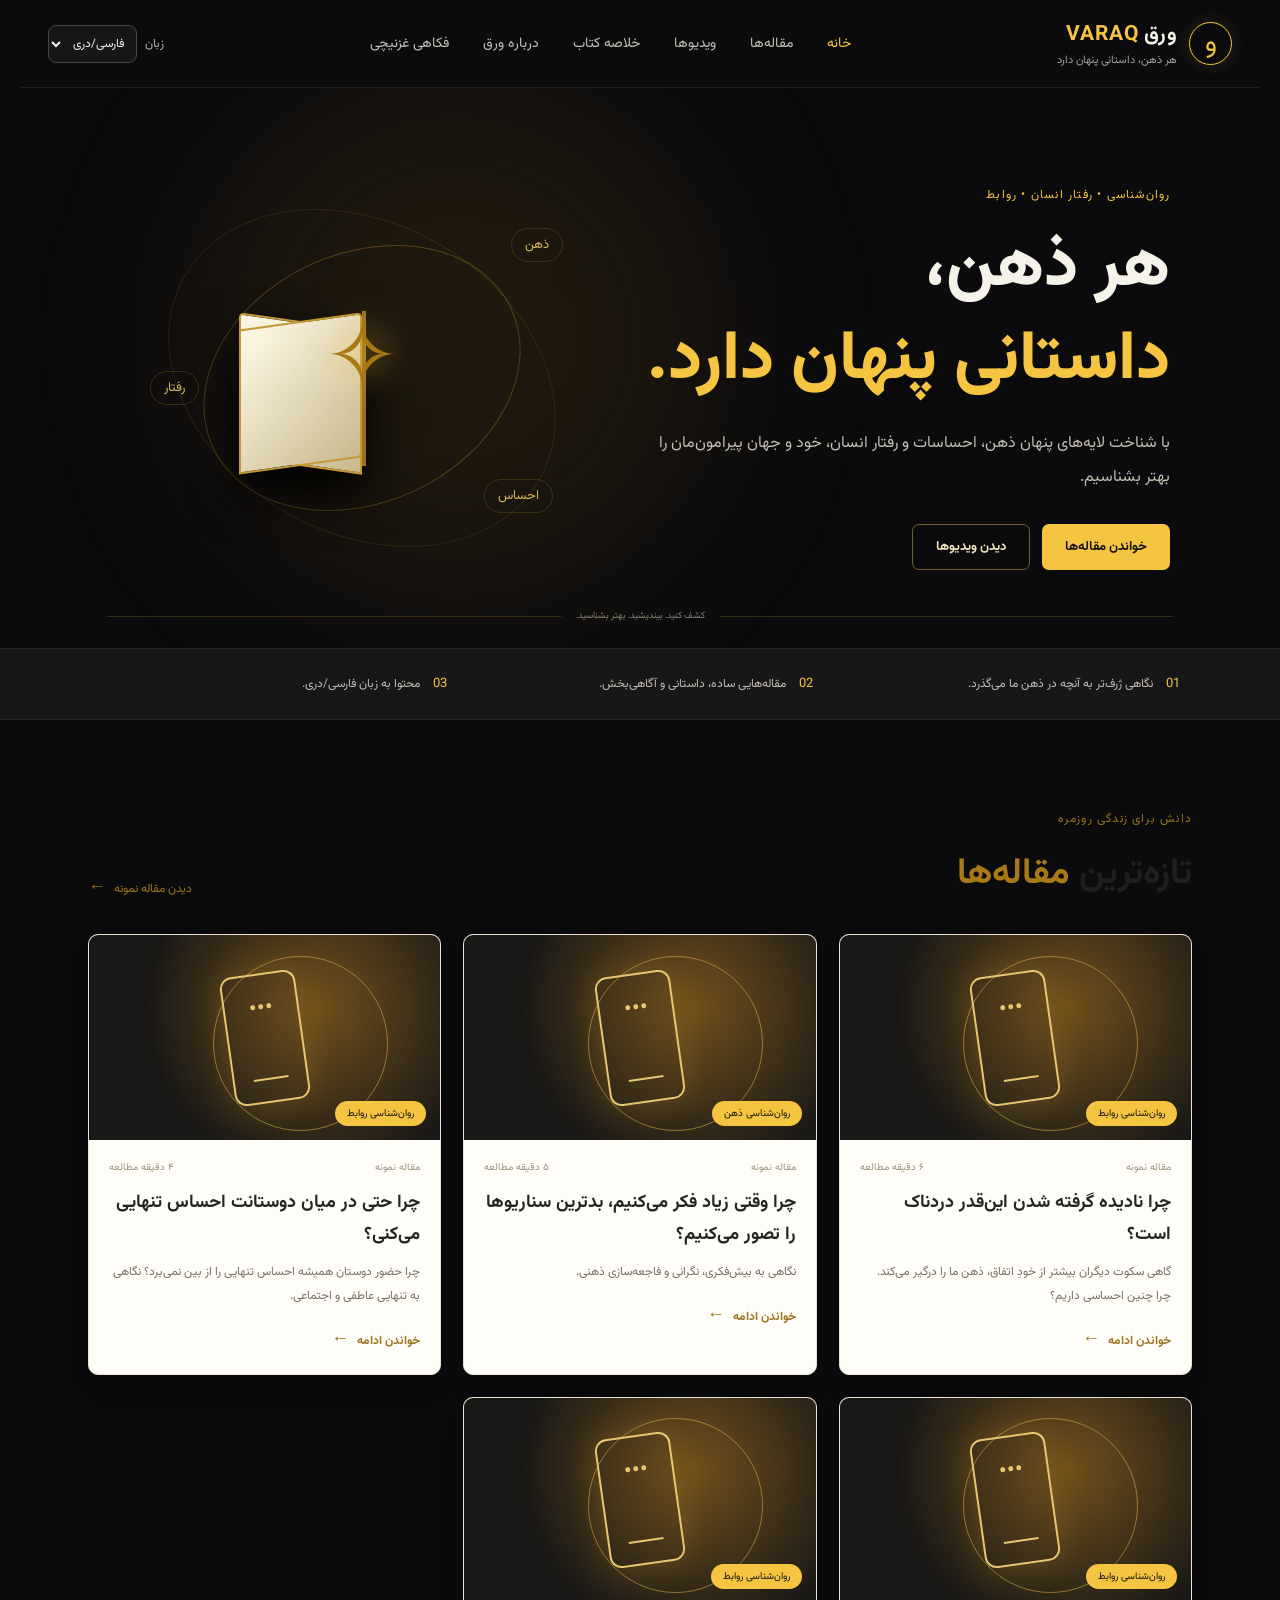
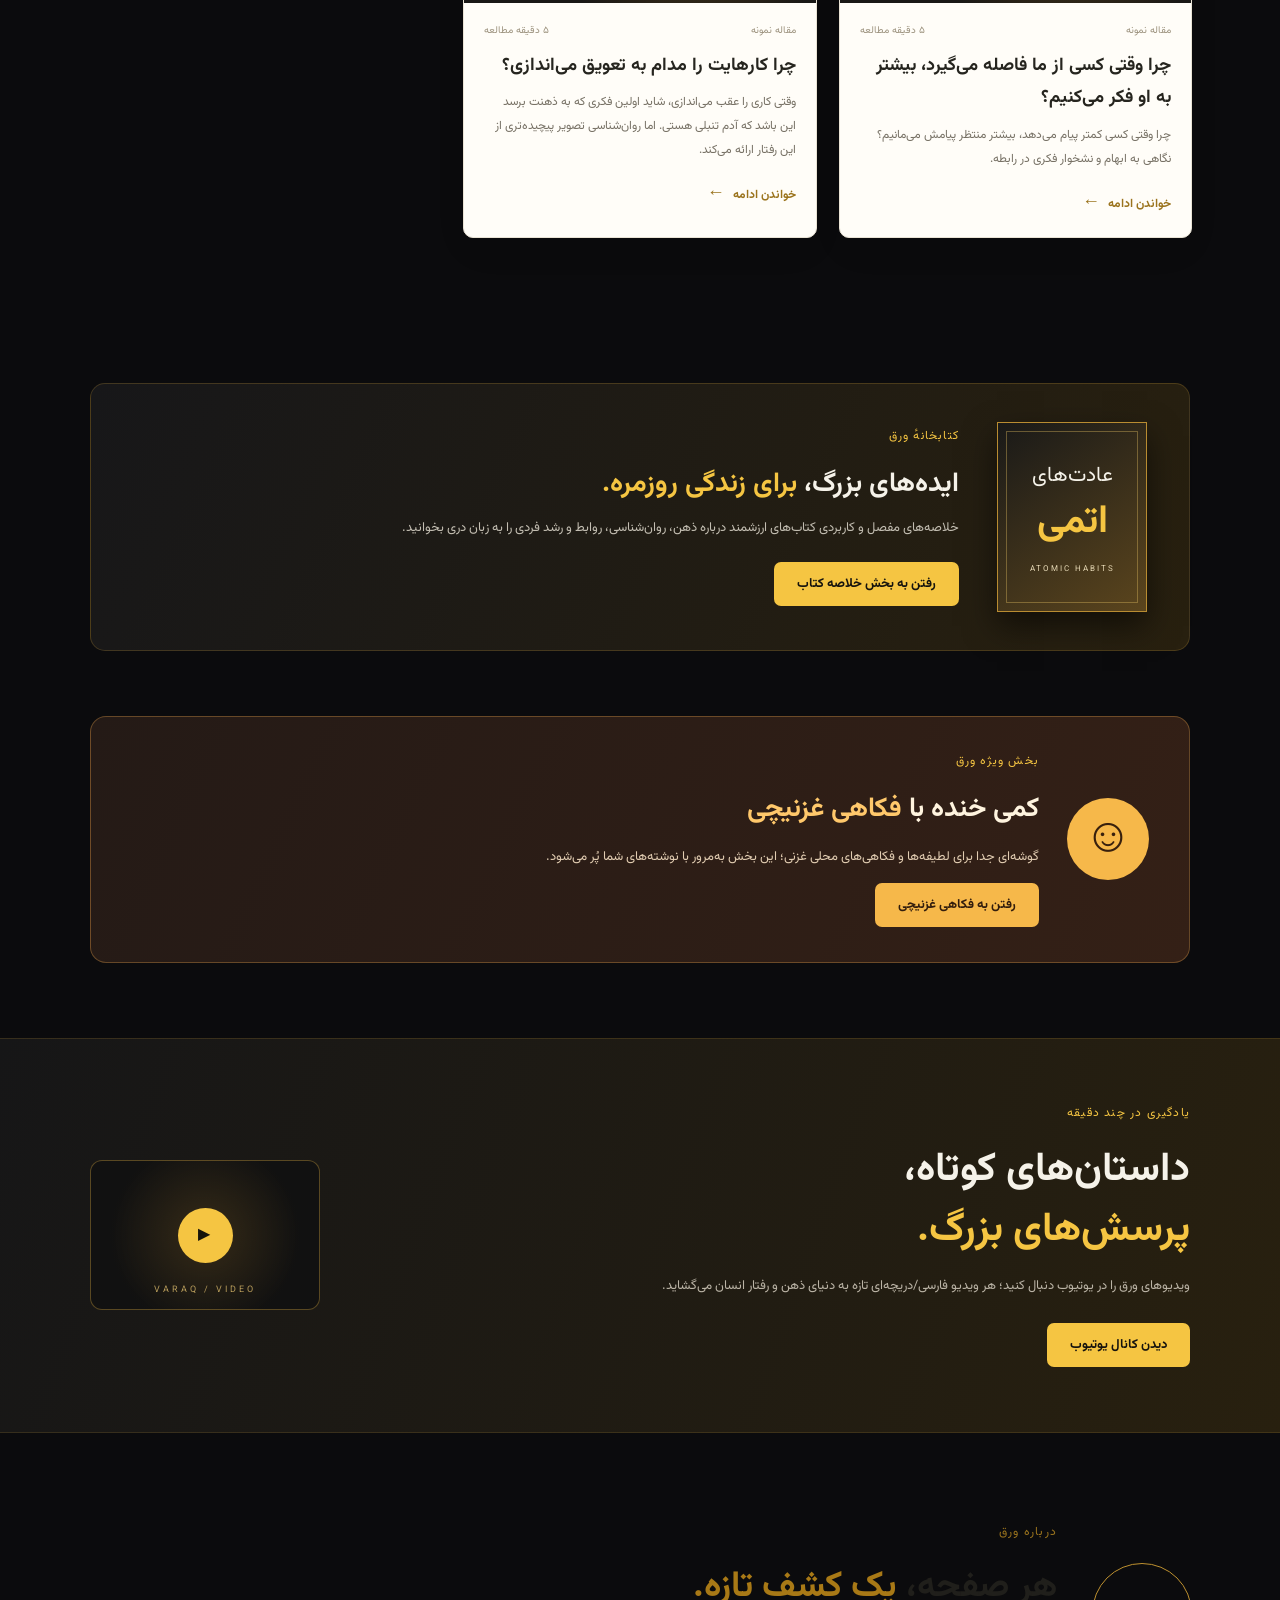
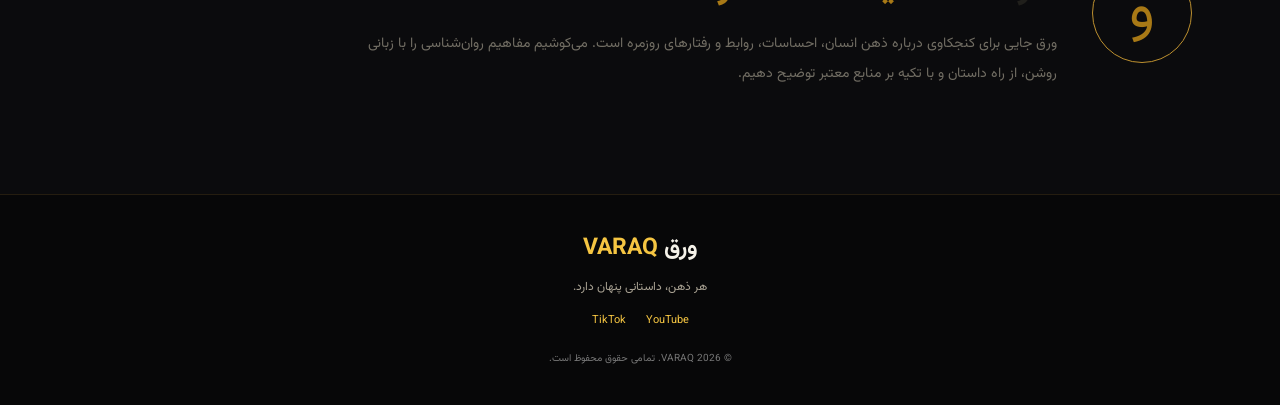
<file: index.html>
<!doctype html>
<html lang="prs" dir="rtl">
<head>
  <meta charset="utf-8">
  <meta name="viewport" content="width=device-width, initial-scale=1">
<meta name="description" content="ورق VARAQ؛ مرجعی به زبان دری برای روان‌شناسی، شناخت ذهن انسان، احساسات، روابط عاطفی و رفتار انسان. مقاله‌ها و ویدیوهای آموزنده را بخوانید و دنیای ذهن را بهتر بشناسید.">
<meta name="theme-color" content="#0b0b0d">
<title>ورق VARAQ | روان‌شناسی و شناخت ذهن انسان به زبان دری</title>
  <link rel="stylesheet" href="styles.css?v=3">
  <link rel="canonical" href="https://varaq.eu/">

<script type="application/ld+json">
{
  "@context": "https://schema.org",
  "@graph": [
    {
      "@type": "Organization",
      "@id": "https://varaq.eu/#organization",
      "name": "ورق VARAQ",
      "url": "https://varaq.eu/",
      "description": "ورق؛ رسانه‌ای به زبان دری درباره ذهن انسان، روان‌شناسی، رفتار و داستان‌های انسانی."
    },
    {
      "@type": "WebSite",
      "@id": "https://varaq.eu/#website",
      "name": "ورق VARAQ",
      "url": "https://varaq.eu/",
      "inLanguage": "prs",
      "publisher": {
        "@id": "https://varaq.eu/#organization"
      }
    }
  ]
}
</script>

</head>
<body class="home-page">
  <header class="site-header">
    <a class="brand" href="index.html" aria-label="ورق VARAQ">
      <span class="brand-mark">و</span>
      <span><strong>ورق <b>VARAQ</b></strong><small>هر ذهن، داستانی پنهان دارد</small></span>
    </a>
    <button class="menu-toggle" aria-label="باز کردن منو" aria-expanded="false">☰</button>
    <nav class="main-nav">
      <a class="active" href="index.html">خانه</a>
      <a href="#articles">مقاله‌ها</a>
      <a href="#videos">ویدیوها</a>
      <a href="books.html">خلاصه کتاب</a>
      <a href="#about">درباره ورق</a>
      <a href="ghazni-humor.html">فکاهی غزنیچی</a>
    </nav>
    <div class="header-actions">
      <label class="language-select" for="language">زبان</label>
      <select id="language" aria-label="زبان وب‌سایت">
        <option value="prs" selected>فارسی/دری</option>
      </select>
    </div>
  </header>

  <main>
    <section class="hero">
      <div class="hero-glow"></div>
      <div class="hero-copy">
        <p class="eyebrow">روان‌شناسی • رفتار انسان • روابط</p>
        <h1>هر ذهن،<br><em>داستانی پنهان دارد.</em></h1>
        <p class="hero-lead">با شناخت لایه‌های پنهان ذهن، احساسات و رفتار انسان، خود و جهان پیرامون‌مان را بهتر بشناسیم.</p>
        <div class="hero-buttons">
          <a class="button button-gold" href="#articles">خواندن مقاله‌ها</a>
          <a class="button button-outline" href="#videos">دیدن ویدیوها</a>
        </div>
      </div>
      <div class="hero-art" aria-hidden="true">
        <div class="orbit orbit-one"></div><div class="orbit orbit-two"></div>
        <div class="book">
          <div class="book-page page-left"></div><div class="book-page page-right"></div>
          <div class="book-spine"></div>
          <div class="mind-symbol">✧</div>
        </div>
        <span class="floating-word word-one">ذهن</span>
        <span class="floating-word word-two">احساس</span>
        <span class="floating-word word-three">رفتار</span>
      </div>
      <div class="hero-bottom"><span></span><small>کشف کنید. بیندیشید. بهتر بشناسید.</small><span></span></div>
    </section>

    <section class="intro-strip">
      <div><span class="strip-number">01</span><p>نگاهی ژرف‌تر به آنچه در ذهن ما می‌گذرد.</p></div>
      <div><span class="strip-number">02</span><p>مقاله‌هایی ساده، داستانی و آگاهی‌بخش.</p></div>
      <div><span class="strip-number">03</span><p>محتوا به زبان فارسی/دری.</p></div>
    </section>

    <section class="section articles-section" id="articles">
      <div class="section-heading">
        <div><p class="eyebrow dark-eyebrow">دانش برای زندگی روزمره</p><h2>تازه‌ترین <em>مقاله‌ها</em></h2></div>
        <a class="text-link" href="article.html">دیدن مقاله نمونه <span>←</span></a>
        
      </div>
      <div class="article-grid">
        <article class="article-card featured-card">
          <a href="article.html" class="card-image image-rejection" aria-label="خواندن مقاله: چرا نادیده گرفته شدن این‌قدر دردناک است؟">
            <span class="image-orbit"></span>
            <span class="phone-illustration">•••<i></i></span>
            <span class="category-pill">روان‌شناسی روابط</span>
          </a>
          <div class="card-content">
            <div class="meta"><span>مقاله نمونه</span><span>۶ دقیقه مطالعه</span></div>
            <h3><a href="article.html">چرا نادیده گرفته شدن این‌قدر دردناک است؟</a></h3>
            <p>گاهی سکوت دیگران بیشتر از خودِ اتفاق، ذهن ما را درگیر می‌کند. چرا چنین احساسی داریم؟</p>
            <a class="read-more" href="article.html">خواندن ادامه <span>←</span></a>
          </div>
        </article>

        <article class="article-card coming-card">
          <a href="article-2.html" class="card-image image-rejection" aria-label="خواندن مقاله: چرا وقتی زیاد فکر می‌کنیم، بدترین سناریوها را تصور می‌کنیم؟">
            <span class="image-orbit"></span>
            <span class="phone-illustration">•••<i></i></span>
            <span class="category-pill">روان‌شناسی ذهن</span>
          </a>
          <div class="card-content">
            <div class="meta"><span>مقاله نمونه</span><span>۵ دقیقه مطالعه</span></div>
            <h3><a href="article-2.html">چرا وقتی زیاد فکر می‌کنیم، بدترین سناریوها را تصور می‌کنیم؟</a></h3>
            <p>نگاهی به بیش‌فکری، نگرانی و فاجعه‌سازی ذهنی.</p>
            <a class="read-more" href="article-2.html">خواندن ادامه <span>←</span></a>
          </div>
        </article>

        <article class="article-card coming-card">
          <a href="article-3.html" class="card-image image-rejection" aria-label="خواندن مقاله: چرا حتی در میان دوستانت احساس تنهایی می‌کنی؟">
            <span class="image-orbit"></span>
            <span class="phone-illustration">•••<i></i></span>
            <span class="category-pill">روان‌شناسی روابط</span>
          </a>
          <div class="card-content">
            <div class="meta"><span>مقاله نمونه</span><span>۴ دقیقه مطالعه</span></div>
            <h3><a href="article-3.html">چرا حتی در میان دوستانت احساس تنهایی می‌کنی؟</a></h3>
            <p>چرا حضور دوستان همیشه احساس تنهایی را از بین نمی‌برد؟ نگاهی به تنهایی عاطفی و اجتماعی.</p>
            <a class="read-more" href="article-3.html">خواندن ادامه <span>←</span></a>
          </div>
        </article>

        <article class="article-card coming-card">
          <a href="article-4.html" class="card-image image-rejection" aria-label="خواندن مقاله: چرا وقتی کسی از ما فاصله می‌گیرد، بیشتر به او فکر می‌کنیم؟">
            <span class="image-orbit"></span>
            <span class="phone-illustration">•••<i></i></span>
            <span class="category-pill">روان‌شناسی روابط</span>
          </a>
          <div class="card-content">
            <div class="meta"><span>مقاله نمونه</span><span>۵ دقیقه مطالعه</span></div>
            <h3><a href="article-4.html">چرا وقتی کسی از ما فاصله می‌گیرد، بیشتر به او فکر می‌کنیم؟</a></h3>
            <p>چرا وقتی کسی کمتر پیام می‌دهد، بیشتر منتظر پیامش می‌مانیم؟ نگاهی به ابهام و نشخوار فکری در رابطه.</p>
            <a class="read-more" href="article-4.html">خواندن ادامه <span>←</span></a>
          </div>
        </article>

        <article class="article-card coming-card">
          <a href="article-5.html" class="card-image image-rejection" aria-label="خواندن مقاله: چرا کارهایت را مدام به تعویق می‌اندازی؟">
            <span class="image-orbit"></span>
            <span class="phone-illustration">•••<i></i></span>
            <span class="category-pill">روان‌شناسی روابط</span>
          </a>
          <div class="card-content">
            <div class="meta"><span>مقاله نمونه</span><span>۵ دقیقه مطالعه</span></div>
            <h3><a href="article-5.html">چرا کارهایت را مدام به تعویق می‌اندازی؟</a></h3>
            <p>وقتی کاری را عقب می‌اندازی، شاید اولین فکری که به ذهنت برسد این باشد که آدم تنبلی هستی. اما روان‌شناسی تصویر پیچیده‌تری از این رفتار ارائه می‌کند. </p>
            <a class="read-more" href="article-5.html">خواندن ادامه <span>←</span></a>
          </div>
        </article>
      </div>

      </div>
    </section>

    <section class="books-teaser" aria-labelledby="books-teaser-title">
      <div class="books-teaser-cover" aria-hidden="true">
        <span>عادت‌های</span><strong>اتمی</strong><small>ATOMIC HABITS</small>
      </div>
      <div class="books-teaser-copy">
        <p class="eyebrow">کتابخانهٔ ورق</p>
        <h2 id="books-teaser-title">ایده‌های بزرگ، <em>برای زندگی روزمره.</em></h2>
        <p>خلاصه‌های مفصل و کاربردی کتاب‌های ارزشمند درباره ذهن، روان‌شناسی، روابط و رشد فردی را به زبان دری بخوانید.</p>
        <a class="button button-gold" href="books.html">رفتن به بخش خلاصه کتاب</a>
      </div>
    </section>

    <section class="humor-teaser" aria-labelledby="humor-teaser-title">
      <div class="humor-teaser-icon">☺</div>
      <div class="humor-teaser-copy">
        <p class="eyebrow">بخش ویژه ورق</p>
        <h2 id="humor-teaser-title">کمی خنده با <em>فکاهی غزنیچی</em></h2>
        <p>گوشه‌ای جدا برای لطیفه‌ها و فکاهی‌های محلی غزنی؛ این بخش به‌مرور با نوشته‌های شما پُر می‌شود.</p>
        <a class="button humor-button" href="ghazni-humor.html">رفتن به فکاهی غزنیچی</a>
      </div>
    </section>

    <section class="video-band" id="videos">
      <div class="video-copy">
        <p class="eyebrow">یادگیری در چند دقیقه</p>
        <h2>داستان‌های کوتاه،<br><em>پرسش‌های بزرگ.</em></h2>
        <p>ویدیوهای ورق را در یوتیوب دنبال کنید؛ هر ویدیو فارسی/دریچه‌ای تازه به دنیای ذهن و رفتار انسان می‌گشاید.</p>
        <a class="button button-gold" href="https://www.youtube.com/@varaqmind" target="_blank" rel="noopener">دیدن کانال یوتیوب</a>
      </div>
      <div class="video-mark"><span class="play-icon">▶</span><small>VARAQ / VIDEO</small></div>
    </section>

    <section class="about-section section" id="about">
      <div class="about-symbol">و</div>
      <div><p class="eyebrow dark-eyebrow">درباره ورق</p><h2>هر صفحه،<em> یک کشف تازه.</em></h2>
        <p>ورق جایی برای کنجکاوی درباره ذهن انسان، احساسات، روابط و رفتارهای روزمره است. می‌کوشیم مفاهیم روان‌شناسی را با زبانی روشن، از راه داستان و با تکیه بر منابع معتبر توضیح دهیم.</p>
      </div>
    </section>
  </main>

  <footer class="site-footer">
    <a class="footer-brand" href="index.html">ورق <b>VARAQ</b></a>
    <p>هر ذهن، داستانی پنهان دارد.</p>
    <div><a href="https://www.youtube.com/@varaqmind" target="_blank" rel="noopener">YouTube</a><a href="https://www.tiktok.com/@varaqmind" target="_blank" rel="noopener">TikTok</a></div>
    <small>© 2026 VARAQ. تمامی حقوق محفوظ است.</small>
  </footer>
  <script src="script.js"></script>

  <!-- Cloudflare Web Analytics --><script type='module' src='https://static.cloudflareinsights.com/beacon.min.js' data-cf-beacon='{"token": "1dc7a06d4ff44a8cb4a771f1d8b8fd3a"}'></script><!-- End Cloudflare Web Analytics -->

</body>
</html>
</file>
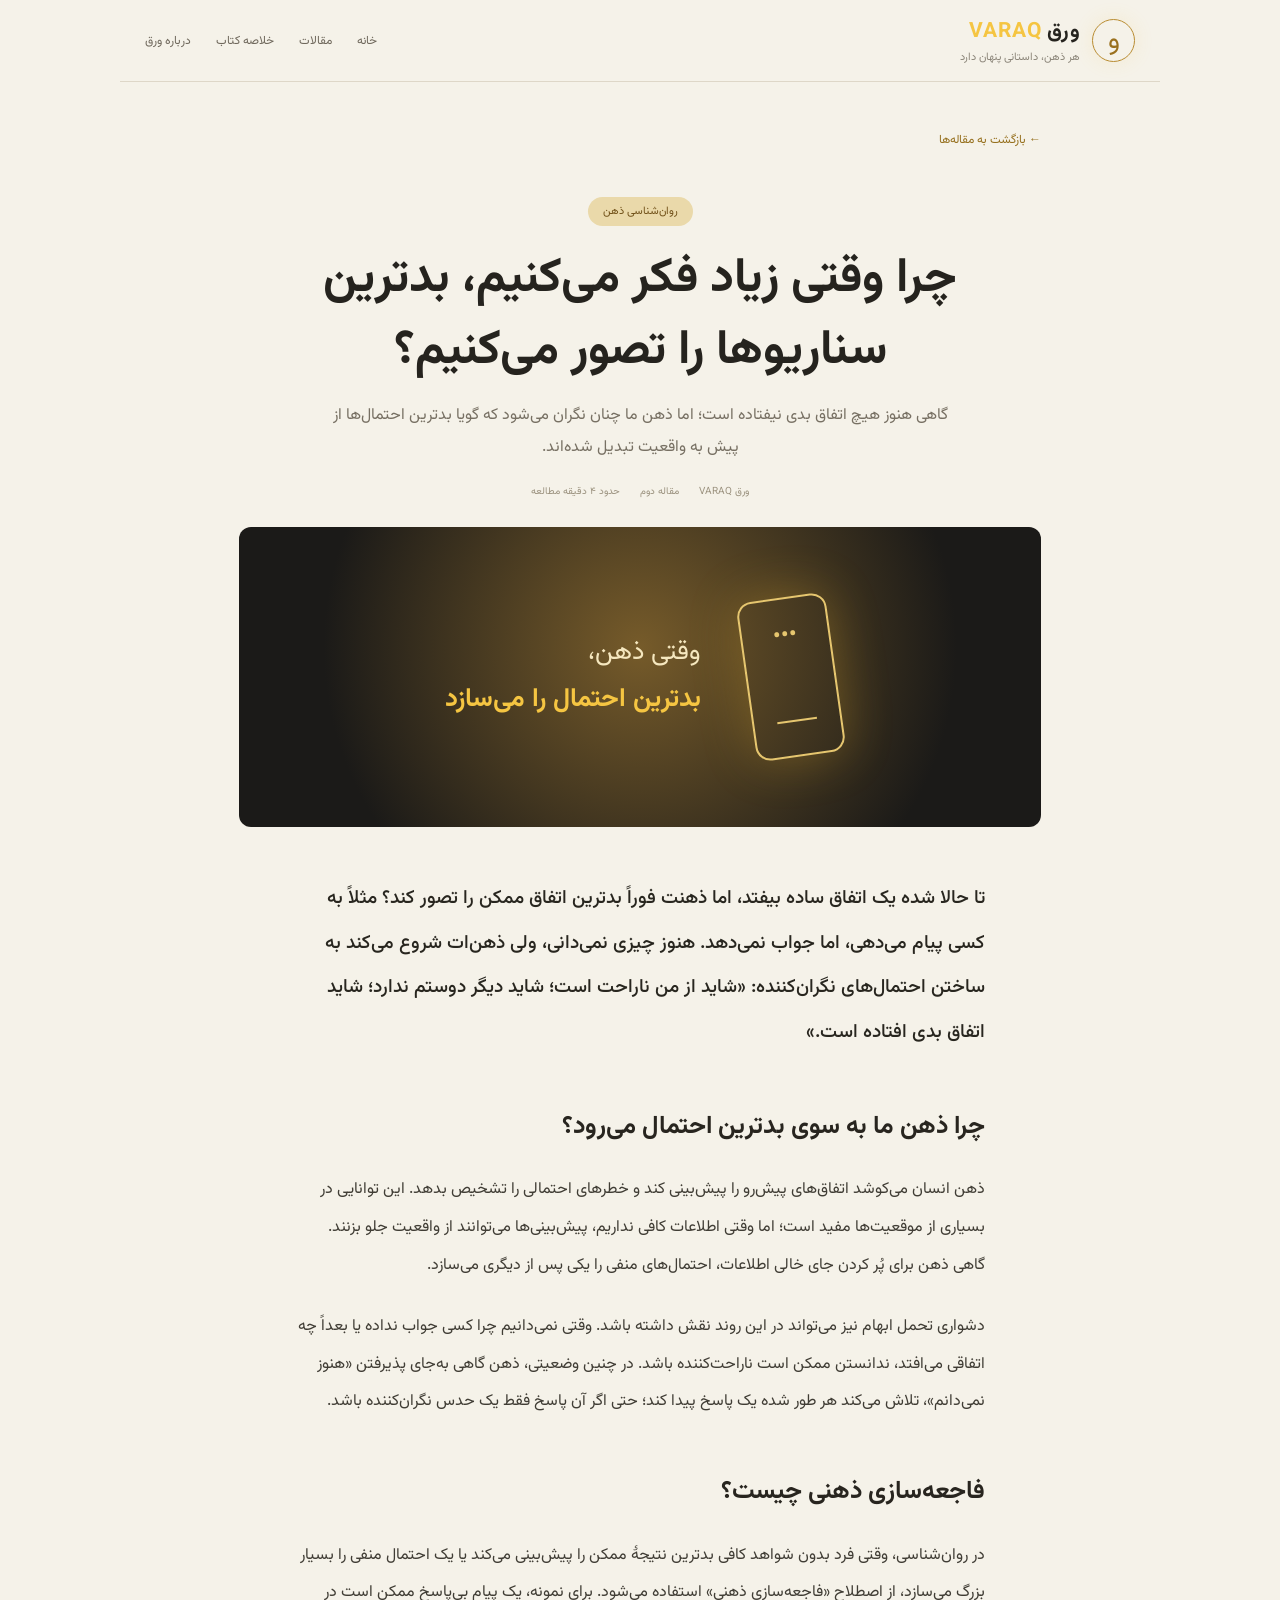
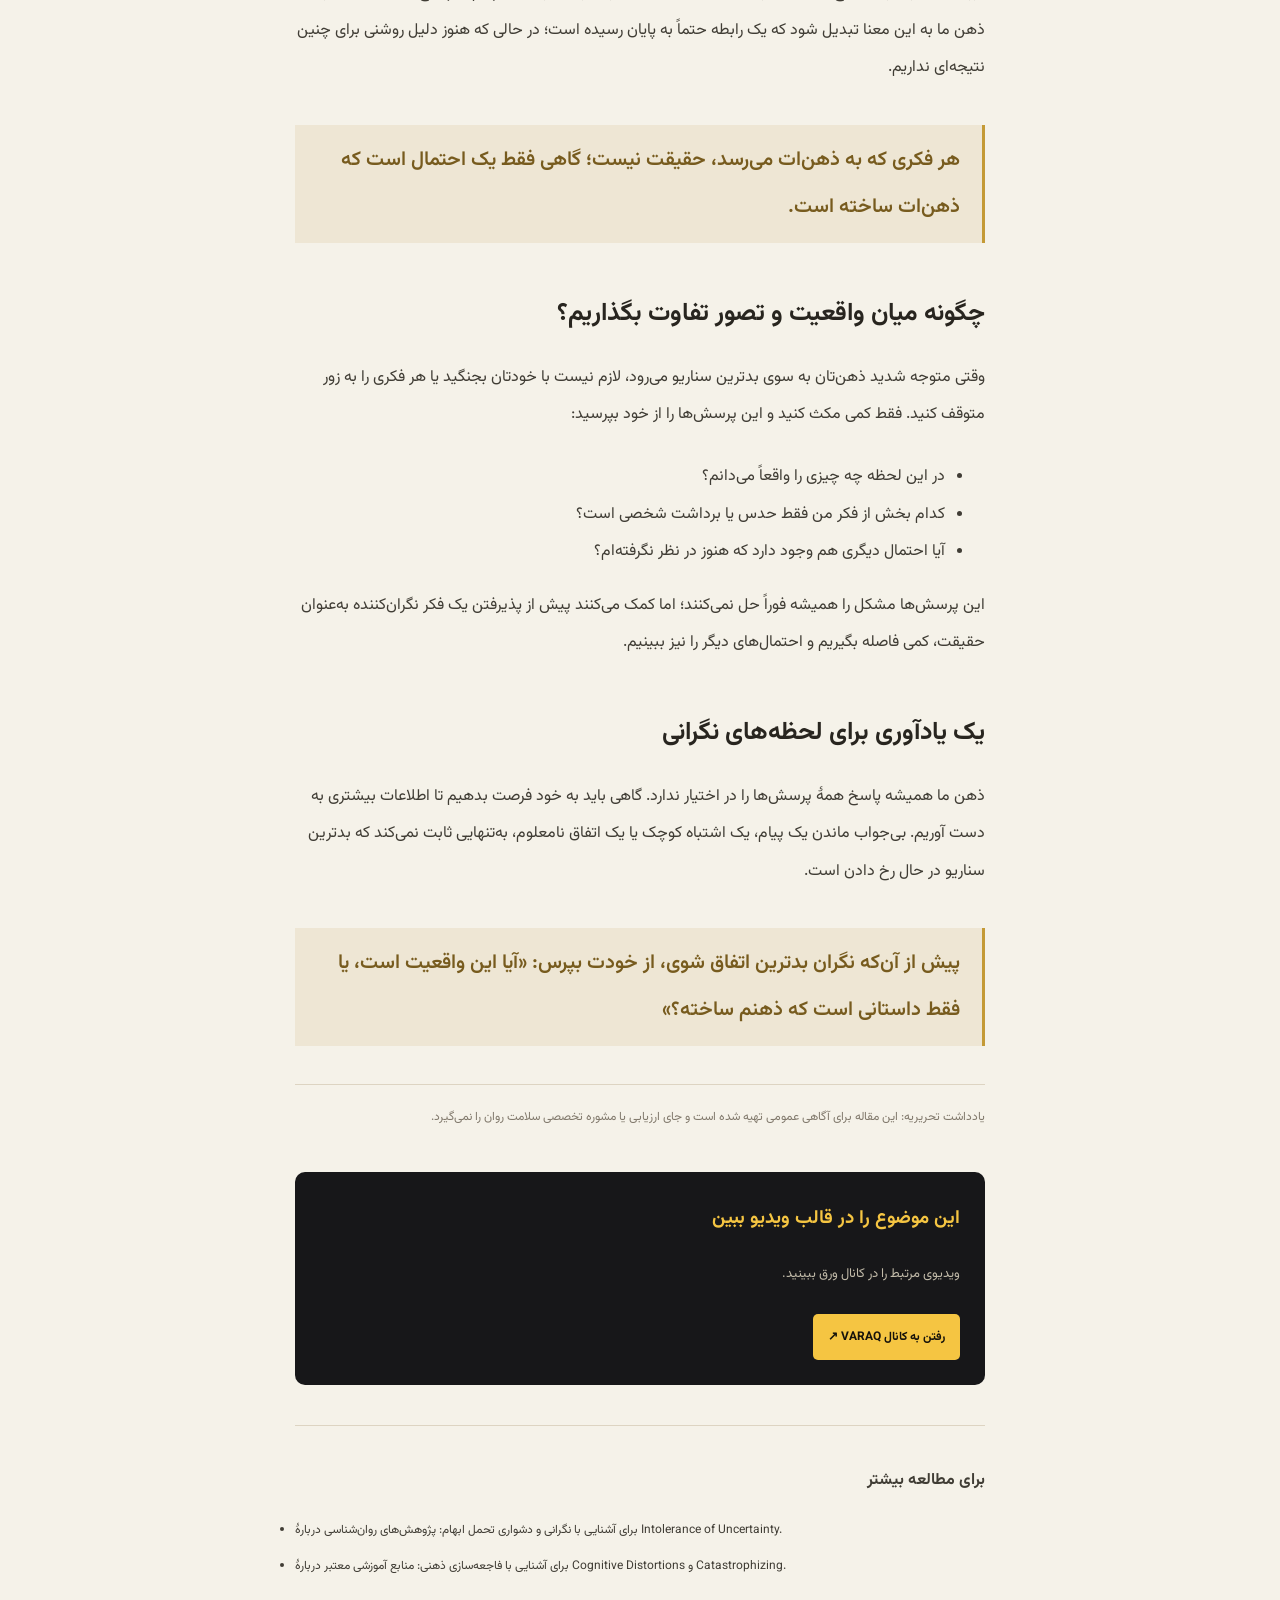
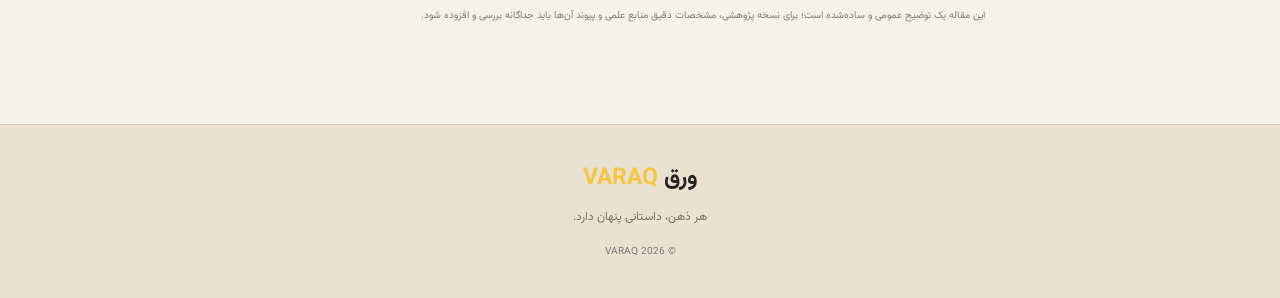
<file: article-2.html>
<!doctype html>
<html lang="prs" dir="rtl">
<head>
  <meta charset="utf-8">
  <meta name="viewport" content="width=device-width, initial-scale=1">
  <meta name="description" content="چرا هنگام فکر کردن زیاد، بدترین احتمال‌ها را تصور می‌کنیم؟ با فاجعه‌سازی ذهنی، نگرانی و دشواری تحمل ابهام آشنا شوید. مقاله‌ای از ورق VARAQ به زبان دری.">
  <meta name="theme-color" content="#f5f2e9">
  <link rel="canonical" href="https://varaq.eu/article-2.html">
  <meta property="og:title" content="چرا وقتی زیاد فکر می‌کنیم، بدترین سناریوها را تصور می‌کنیم؟ | ورق VARAQ">
  <meta property="og:description" content="چرا ذهن ما پیش از داشتن شواهد کافی، بدترین احتمال‌ها را تصور می‌کند؟ نگاهی ساده به نگرانی و فاجعه‌سازی ذهنی.">
  <meta property="og:url" content="https://varaq.eu/article-2.html">
  <meta property="og:type" content="article">
  <meta property="og:locale" content="fa_AF">
  <title>چرا وقتی زیاد فکر می‌کنیم، بدترین سناریوها را تصور می‌کنیم؟ | ورق VARAQ</title>
  <link rel="stylesheet" href="styles.css?v=3">
</head>
 
<body class="article-page">
  <header class="article-header">
    <a class="brand dark-brand" href="index.html"><span class="brand-mark">و</span><span><strong>ورق <b>VARAQ</b></strong><small>هر ذهن، داستانی پنهان دارد</small></span></a>
    <nav><a href="index.html">خانه</a><a href="index.html#articles">مقالات</a><a href="books.html">خلاصه کتاب</a><a href="index.html#about">درباره ورق</a></nav>
  </header>

  <main class="article-main">
    <a class="back-link" href="index.html#articles">← بازگشت به مقاله‌ها</a>

    <header class="article-title">
      <span class="article-category">روان‌شناسی ذهن</span>
      <h1>چرا وقتی زیاد فکر می‌کنیم، بدترین سناریوها را تصور می‌کنیم؟</h1>
      <p class="article-deck">گاهی هنوز هیچ اتفاق بدی نیفتاده است؛ اما ذهن ما چنان نگران می‌شود که گویا بدترین احتمال‌ها از پیش به واقعیت تبدیل شده‌اند.</p>
      <div class="article-meta"><span>ورق VARAQ</span><span>مقاله دوم</span><span>حدود ۴ دقیقه مطالعه</span></div>
    </header>

    <div class="article-cover">
      <div class="cover-phone">•••<span></span></div>
      <p>وقتی ذهن،<br><b>بدترین احتمال را می‌سازد</b></p>
    </div>

    <article class="prose">
      <p class="lead">تا حالا شده یک اتفاق ساده بیفتد، اما ذهنت فوراً بدترین اتفاق ممکن را تصور کند؟ مثلاً به کسی پیام می‌دهی، اما جواب نمی‌دهد. هنوز چیزی نمی‌دانی، ولی ذهن‌ات شروع می‌کند به ساختن احتمال‌های نگران‌کننده: «شاید از من ناراحت است؛ شاید دیگر دوستم ندارد؛ شاید اتفاق بدی افتاده است.»</p>

      <h2>چرا ذهن ما به سوی بدترین احتمال می‌رود؟</h2>
      <p>ذهن انسان می‌کوشد اتفاق‌های پیش‌رو را پیش‌بینی کند و خطرهای احتمالی را تشخیص بدهد. این توانایی در بسیاری از موقعیت‌ها مفید است؛ اما وقتی اطلاعات کافی نداریم، پیش‌بینی‌ها می‌توانند از واقعیت جلو بزنند. گاهی ذهن برای پُر کردن جای خالی اطلاعات، احتمال‌های منفی را یکی پس از دیگری می‌سازد.</p>
      <p>دشواری تحمل ابهام نیز می‌تواند در این روند نقش داشته باشد. وقتی نمی‌دانیم چرا کسی جواب نداده یا بعداً چه اتفاقی می‌افتد، ندانستن ممکن است ناراحت‌کننده باشد. در چنین وضعیتی، ذهن گاهی به‌جای پذیرفتن «هنوز نمی‌دانم»، تلاش می‌کند هر طور شده یک پاسخ پیدا کند؛ حتی اگر آن پاسخ فقط یک حدس نگران‌کننده باشد.</p>

      <h2>فاجعه‌سازی ذهنی چیست؟</h2>
      <p>در روان‌شناسی، وقتی فرد بدون شواهد کافی بدترین نتیجهٔ ممکن را پیش‌بینی می‌کند یا یک احتمال منفی را بسیار بزرگ می‌سازد، از اصطلاح «فاجعه‌سازی ذهنی» استفاده می‌شود. برای نمونه، یک پیام بی‌پاسخ ممکن است در ذهن ما به این معنا تبدیل شود که یک رابطه حتماً به پایان رسیده است؛ در حالی که هنوز دلیل روشنی برای چنین نتیجه‌ای نداریم.</p>
      <blockquote>هر فکری که به ذهن‌ات می‌رسد، حقیقت نیست؛ گاهی فقط یک احتمال است که ذهن‌ات ساخته است.</blockquote>

      <h2>چگونه میان واقعیت و تصور تفاوت بگذاریم؟</h2>
      <p>وقتی متوجه شدید ذهن‌تان به سوی بدترین سناریو می‌رود، لازم نیست با خودتان بجنگید یا هر فکری را به زور متوقف کنید. فقط کمی مکث کنید و این پرسش‌ها را از خود بپرسید:</p>
      <ul>
        <li>در این لحظه چه چیزی را واقعاً می‌دانم؟</li>
        <li>کدام بخش از فکر من فقط حدس یا برداشت شخصی است؟</li>
        <li>آیا احتمال دیگری هم وجود دارد که هنوز در نظر نگرفته‌ام؟</li>
      </ul>
      <p>این پرسش‌ها مشکل را همیشه فوراً حل نمی‌کنند؛ اما کمک می‌کنند پیش از پذیرفتن یک فکر نگران‌کننده به‌عنوان حقیقت، کمی فاصله بگیریم و احتمال‌های دیگر را نیز ببینیم.</p>

      <h2>یک یادآوری برای لحظه‌های نگرانی</h2>
      <p>ذهن ما همیشه پاسخ همهٔ پرسش‌ها را در اختیار ندارد. گاهی باید به خود فرصت بدهیم تا اطلاعات بیشتری به دست آوریم. بی‌جواب ماندن یک پیام، یک اشتباه کوچک یا یک اتفاق نامعلوم، به‌تنهایی ثابت نمی‌کند که بدترین سناریو در حال رخ دادن است.</p>
      <blockquote>پیش از آن‌که نگران بدترین اتفاق شوی، از خودت بپرس: «آیا این واقعیت است، یا فقط داستانی است که ذهنم ساخته؟»</blockquote>

      <p class="editorial-note">یادداشت تحریریه: این مقاله برای آگاهی عمومی تهیه شده است و جای ارزیابی یا مشوره تخصصی سلامت روان را نمی‌گیرد.</p>

      <div class="article-cta">
        <h3>این موضوع را در قالب ویدیو ببین</h3>
        <p>ویدیوی مرتبط را در کانال ورق ببینید.</p>
        <a href="https://www.youtube.com/@varaqmind" target="_blank" rel="noopener">رفتن به کانال VARAQ ↗</a>
      </div>

      <div class="sources">
        <h3>برای مطالعه بیشتر</h3>
        <ul>
          <li>برای آشنایی با نگرانی و دشواری تحمل ابهام: پژوهش‌های روان‌شناسی دربارهٔ Intolerance of Uncertainty.</li>
          <li>برای آشنایی با فاجعه‌سازی ذهنی: منابع آموزشی معتبر دربارهٔ Cognitive Distortions و Catastrophizing.</li>
        </ul>
        <small>این مقاله یک توضیح عمومی و ساده‌شده است؛ برای نسخه پژوهشی، مشخصات دقیق منابع علمی و پیوند آن‌ها باید جداگانه بررسی و افزوده شود.</small>
      </div>
    </article>
  </main>

  <footer class="site-footer light-footer">
    <a class="footer-brand" href="index.html">ورق <b>VARAQ</b></a>
    <p>هر ذهن، داستانی پنهان دارد.</p>
    <small>© 2026 VARAQ</small>
  </footer>
  <script src="script.js"></script>
  <!-- Cloudflare Web Analytics --><script type='module' src='https://static.cloudflareinsights.com/beacon.min.js' data-cf-beacon='{"token": "1dc7a06d4ff44a8cb4a771f1d8b8fd3a"}'></script><!-- End Cloudflare Web Analytics -->

</body>
</html>
</file>
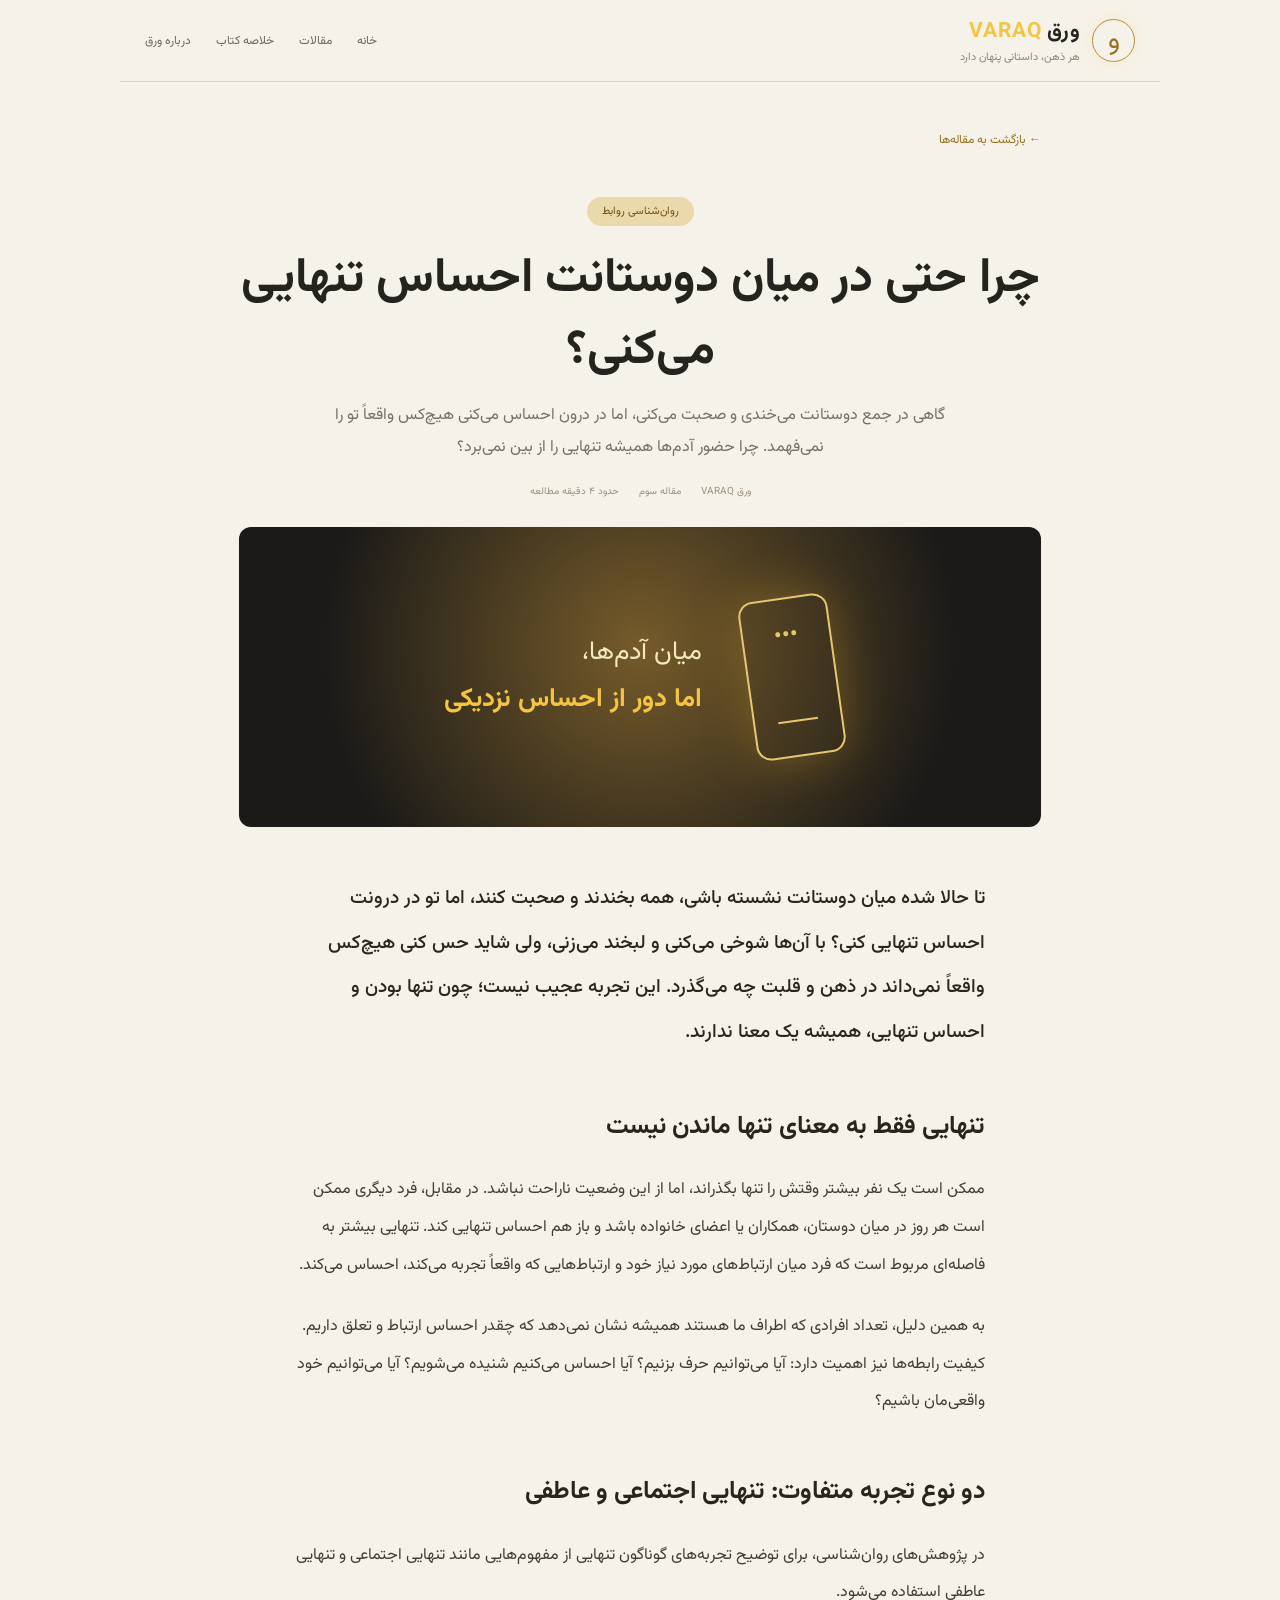
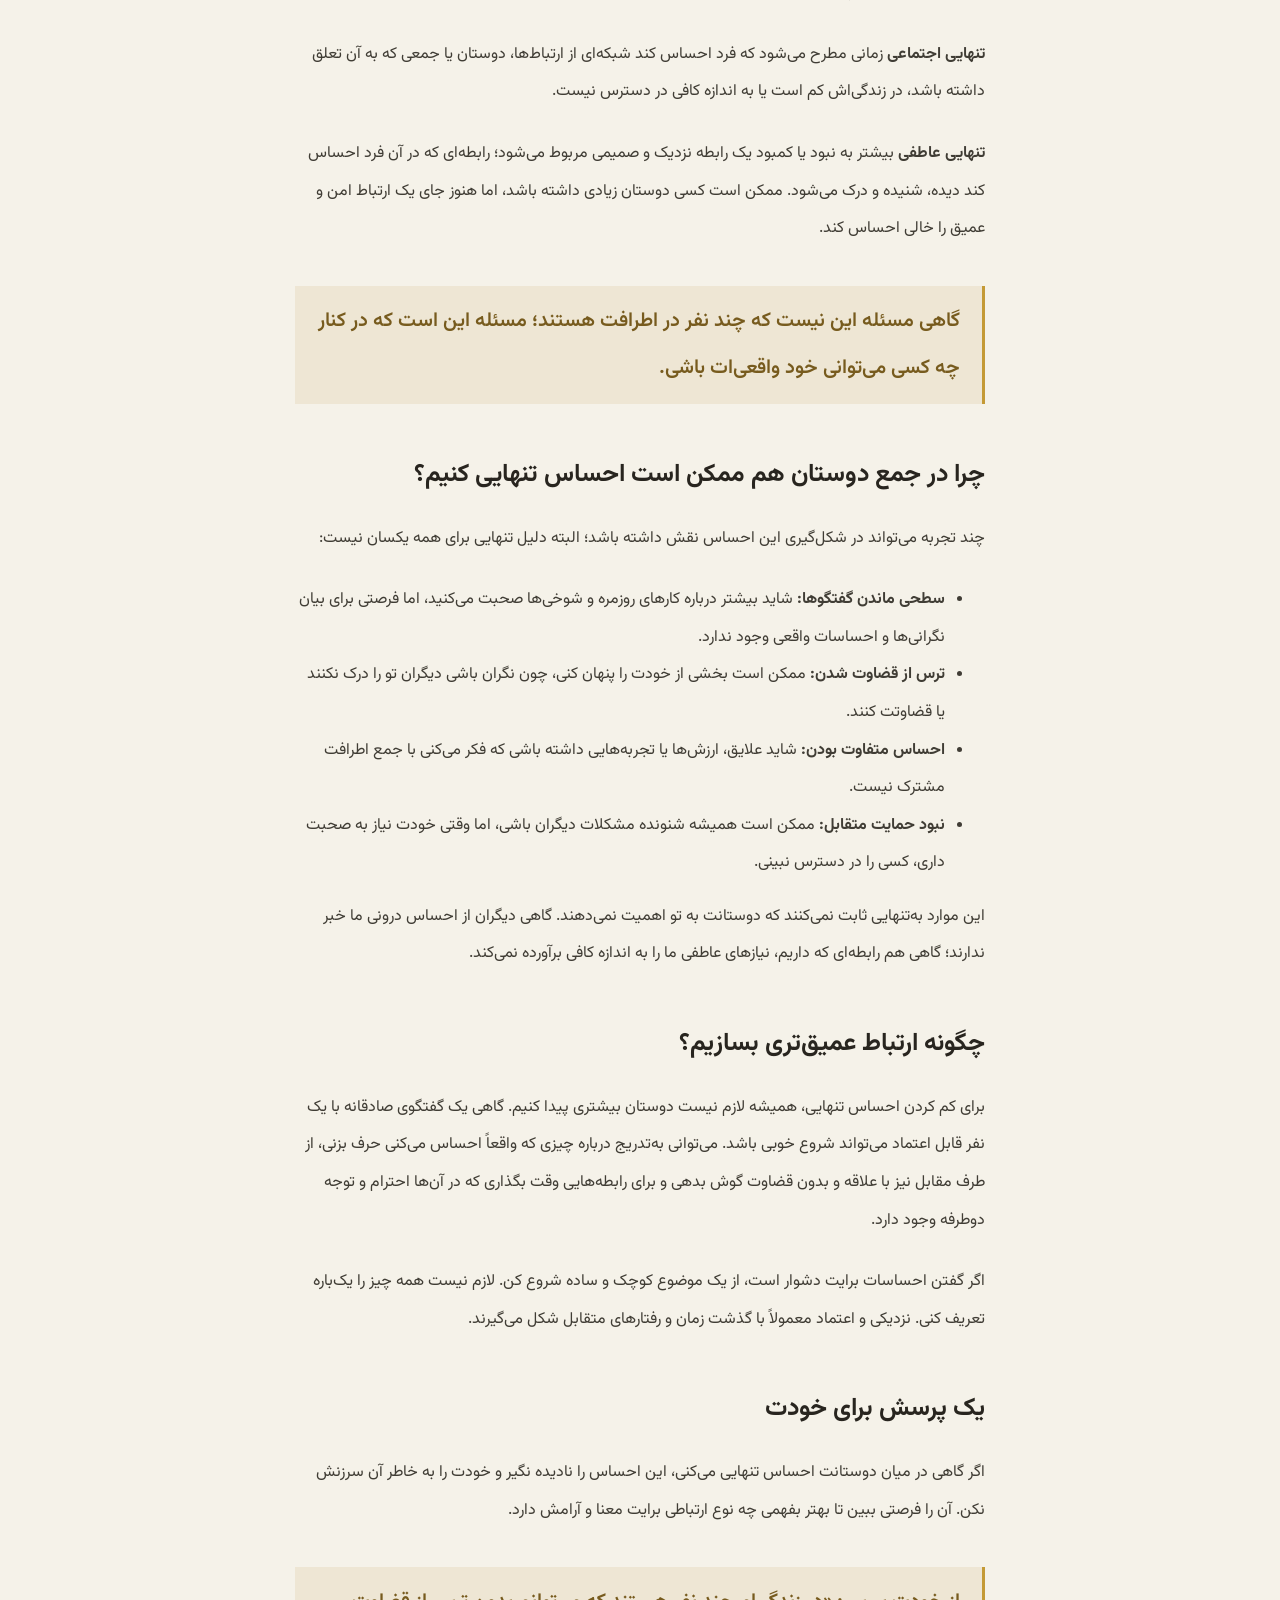
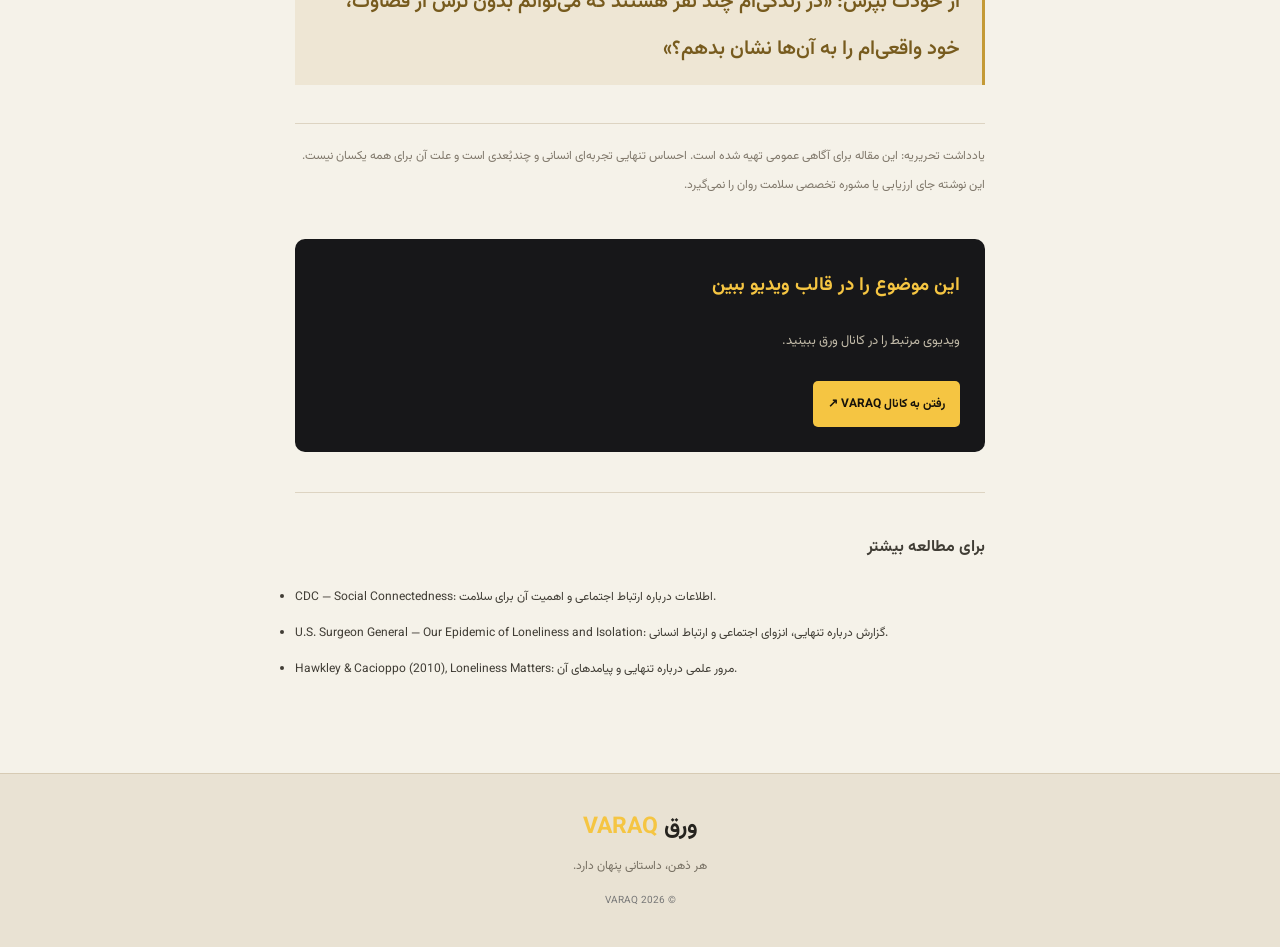
<file: article-3.html>
<!doctype html>
<html lang="prs" dir="rtl">
<head>
<meta charset="utf-8">
<meta name="viewport" content="width=device-width, initial-scale=1">
<meta name="description" content="چرا با وجود داشتن دوستان، گاهی احساس تنهایی می‌کنیم؟ با تفاوت تنهایی اجتماعی و عاطفی و نقش ارتباط‌های عمیق در احساس تعلق آشنا شوید. مقاله‌ای از ورق VARAQ به زبان دری.">
<meta name="theme-color" content="#f5f2e9">
<link rel="canonical" href="https://varaq.eu/article-3.html">
<meta property="og:title" content="چرا حتی در میان دوستانت احساس تنهایی می‌کنی؟ | ورق VARAQ">
<meta property="og:description" content="گاهی اطراف ما پر از آدم است، اما هنوز احساس می‌کنیم کسی ما را واقعاً درک نمی‌کند. نگاهی ساده به تنهایی اجتماعی و عاطفی.">
<meta property="og:url" content="https://varaq.eu/article-3.html">
<meta property="og:type" content="article">
<meta property="og:locale" content="fa_AF">
<title>چرا حتی در میان دوستانت احساس تنهایی می‌کنی؟ | ورق VARAQ</title>
<link rel="stylesheet" href="styles.css?v=3">
</head>
 
<body class="article-page">
<header class="article-header">
<a class="brand dark-brand" href="index.html"><span class="brand-mark">و</span><span><strong>ورق <b>VARAQ</b></strong><small>هر ذهن، داستانی پنهان دارد</small></span></a>
<nav><a href="index.html">خانه</a><a href="index.html#articles">مقالات</a><a href="books.html">خلاصه کتاب</a><a href="index.html#about">درباره ورق</a></nav>
</header>
<main class="article-main">
<a class="back-link" href="index.html#articles">← بازگشت به مقاله‌ها</a>
<header class="article-title">
<span class="article-category">روان‌شناسی روابط</span>
<h1>چرا حتی در میان دوستانت احساس تنهایی می‌کنی؟</h1>
<p class="article-deck">گاهی در جمع دوستانت می‌خندی و صحبت می‌کنی، اما در درون احساس می‌کنی هیچ‌کس واقعاً تو را نمی‌فهمد. چرا حضور آدم‌ها همیشه تنهایی را از بین نمی‌برد؟</p>
<div class="article-meta"><span>ورق VARAQ</span><span>مقاله سوم</span><span>حدود ۴ دقیقه مطالعه</span></div>
</header>
<div class="article-cover"><div class="cover-phone">•••<span></span></div><p>میان آدم‌ها،<br><b>اما دور از احساس نزدیکی</b></p></div>
<article class="prose">
<p class="lead">تا حالا شده میان دوستانت نشسته باشی، همه بخندند و صحبت کنند، اما تو در درونت احساس تنهایی کنی؟ با آن‌ها شوخی می‌کنی و لبخند می‌زنی، ولی شاید حس کنی هیچ‌کس واقعاً نمی‌داند در ذهن و قلبت چه می‌گذرد. این تجربه عجیب نیست؛ چون تنها بودن و احساس تنهایی، همیشه یک معنا ندارند.</p>
<h2>تنهایی فقط به معنای تنها ماندن نیست</h2>
<p>ممکن است یک نفر بیشتر وقتش را تنها بگذراند، اما از این وضعیت ناراحت نباشد. در مقابل، فرد دیگری ممکن است هر روز در میان دوستان، همکاران یا اعضای خانواده باشد و باز هم احساس تنهایی کند. تنهایی بیشتر به فاصله‌ای مربوط است که فرد میان ارتباط‌های مورد نیاز خود و ارتباط‌هایی که واقعاً تجربه می‌کند، احساس می‌کند.</p>
<p>به همین دلیل، تعداد افرادی که اطراف ما هستند همیشه نشان نمی‌دهد که چقدر احساس ارتباط و تعلق داریم. کیفیت رابطه‌ها نیز اهمیت دارد: آیا می‌توانیم حرف بزنیم؟ آیا احساس می‌کنیم شنیده می‌شویم؟ آیا می‌توانیم خود واقعی‌مان باشیم؟</p>
<h2>دو نوع تجربه متفاوت: تنهایی اجتماعی و عاطفی</h2>
<p>در پژوهش‌های روان‌شناسی، برای توضیح تجربه‌های گوناگون تنهایی از مفهوم‌هایی مانند تنهایی اجتماعی و تنهایی عاطفی استفاده می‌شود.</p>
<p><strong>تنهایی اجتماعی</strong> زمانی مطرح می‌شود که فرد احساس کند شبکه‌ای از ارتباط‌ها، دوستان یا جمعی که به آن تعلق داشته باشد، در زندگی‌اش کم است یا به اندازه کافی در دسترس نیست.</p>
<p><strong>تنهایی عاطفی</strong> بیشتر به نبود یا کمبود یک رابطه نزدیک و صمیمی مربوط می‌شود؛ رابطه‌ای که در آن فرد احساس کند دیده، شنیده و درک می‌شود. ممکن است کسی دوستان زیادی داشته باشد، اما هنوز جای یک ارتباط امن و عمیق را خالی احساس کند.</p>
<blockquote>گاهی مسئله این نیست که چند نفر در اطرافت هستند؛ مسئله این است که در کنار چه کسی می‌توانی خود واقعی‌ات باشی.</blockquote>
<h2>چرا در جمع دوستان هم ممکن است احساس تنهایی کنیم؟</h2>
<p>چند تجربه می‌تواند در شکل‌گیری این احساس نقش داشته باشد؛ البته دلیل تنهایی برای همه یکسان نیست:</p>
<ul>
<li><strong>سطحی ماندن گفتگوها:</strong> شاید بیشتر درباره کارهای روزمره و شوخی‌ها صحبت می‌کنید، اما فرصتی برای بیان نگرانی‌ها و احساسات واقعی وجود ندارد.</li>
<li><strong>ترس از قضاوت شدن:</strong> ممکن است بخشی از خودت را پنهان کنی، چون نگران باشی دیگران تو را درک نکنند یا قضاوتت کنند.</li>
<li><strong>احساس متفاوت بودن:</strong> شاید علایق، ارزش‌ها یا تجربه‌هایی داشته باشی که فکر می‌کنی با جمع اطرافت مشترک نیست.</li>
<li><strong>نبود حمایت متقابل:</strong> ممکن است همیشه شنونده مشکلات دیگران باشی، اما وقتی خودت نیاز به صحبت داری، کسی را در دسترس نبینی.</li>
</ul>
<p>این موارد به‌تنهایی ثابت نمی‌کنند که دوستانت به تو اهمیت نمی‌دهند. گاهی دیگران از احساس درونی ما خبر ندارند؛ گاهی هم رابطه‌ای که داریم، نیازهای عاطفی ما را به اندازه کافی برآورده نمی‌کند.</p>
<h2>چگونه ارتباط عمیق‌تری بسازیم؟</h2>
<p>برای کم کردن احساس تنهایی، همیشه لازم نیست دوستان بیشتری پیدا کنیم. گاهی یک گفتگوی صادقانه با یک نفر قابل اعتماد می‌تواند شروع خوبی باشد. می‌توانی به‌تدریج درباره چیزی که واقعاً احساس می‌کنی حرف بزنی، از طرف مقابل نیز با علاقه و بدون قضاوت گوش بدهی و برای رابطه‌هایی وقت بگذاری که در آن‌ها احترام و توجه دوطرفه وجود دارد.</p>
<p>اگر گفتن احساسات برایت دشوار است، از یک موضوع کوچک و ساده شروع کن. لازم نیست همه چیز را یک‌باره تعریف کنی. نزدیکی و اعتماد معمولاً با گذشت زمان و رفتارهای متقابل شکل می‌گیرند.</p>
<h2>یک پرسش برای خودت</h2>
<p>اگر گاهی در میان دوستانت احساس تنهایی می‌کنی، این احساس را نادیده نگیر و خودت را به خاطر آن سرزنش نکن. آن را فرصتی ببین تا بهتر بفهمی چه نوع ارتباطی برایت معنا و آرامش دارد.</p>
<blockquote>از خودت بپرس: «در زندگی‌ام چند نفر هستند که می‌توانم بدون ترس از قضاوت، خود واقعی‌ام را به آن‌ها نشان بدهم؟»</blockquote>
<p class="editorial-note">یادداشت تحریریه: این مقاله برای آگاهی عمومی تهیه شده است. احساس تنهایی تجربه‌ای انسانی و چندبُعدی است و علت آن برای همه یکسان نیست. این نوشته جای ارزیابی یا مشوره تخصصی سلامت روان را نمی‌گیرد.</p>
<div class="article-cta">
<h3>این موضوع را در قالب ویدیو ببین</h3>
<p>ویدیوی مرتبط را در کانال ورق ببینید.</p>
<a href="https://www.youtube.com/@varaqmind" target="_blank" rel="noopener">رفتن به کانال VARAQ ↗</a>
</div>
<div class="sources">
<h3>برای مطالعه بیشتر</h3>
<ul>
<li><a href="https://www.cdc.gov/social-connectedness/about/index.html" target="_blank" rel="noopener">CDC — Social Connectedness</a>: اطلاعات درباره ارتباط اجتماعی و اهمیت آن برای سلامت.</li>
<li><a href="https://www.hhs.gov/sites/default/files/surgeon-general-social-connection-advisory.pdf" target="_blank" rel="noopener">U.S. Surgeon General — Our Epidemic of Loneliness and Isolation</a>: گزارش درباره تنهایی، انزوای اجتماعی و ارتباط انسانی.</li>
<li><a href="https://doi.org/10.1177/1745691610379334" target="_blank" rel="noopener">Hawkley &amp; Cacioppo (2010), Loneliness Matters</a>: مرور علمی درباره تنهایی و پیامدهای آن.</li>
</ul>
</div>
</article>
</main>
<footer class="site-footer light-footer">
<a class="footer-brand" href="index.html">ورق <b>VARAQ</b></a>
<p>هر ذهن، داستانی پنهان دارد.</p>
<small>© 2026 VARAQ</small>
</footer>
<script src="script.js"></script>
<!-- Cloudflare Web Analytics --><script type='module' src='https://static.cloudflareinsights.com/beacon.min.js' data-cf-beacon='{"token": "1dc7a06d4ff44a8cb4a771f1d8b8fd3a"}'></script><!-- End Cloudflare Web Analytics -->

</body>
</html>
</file>
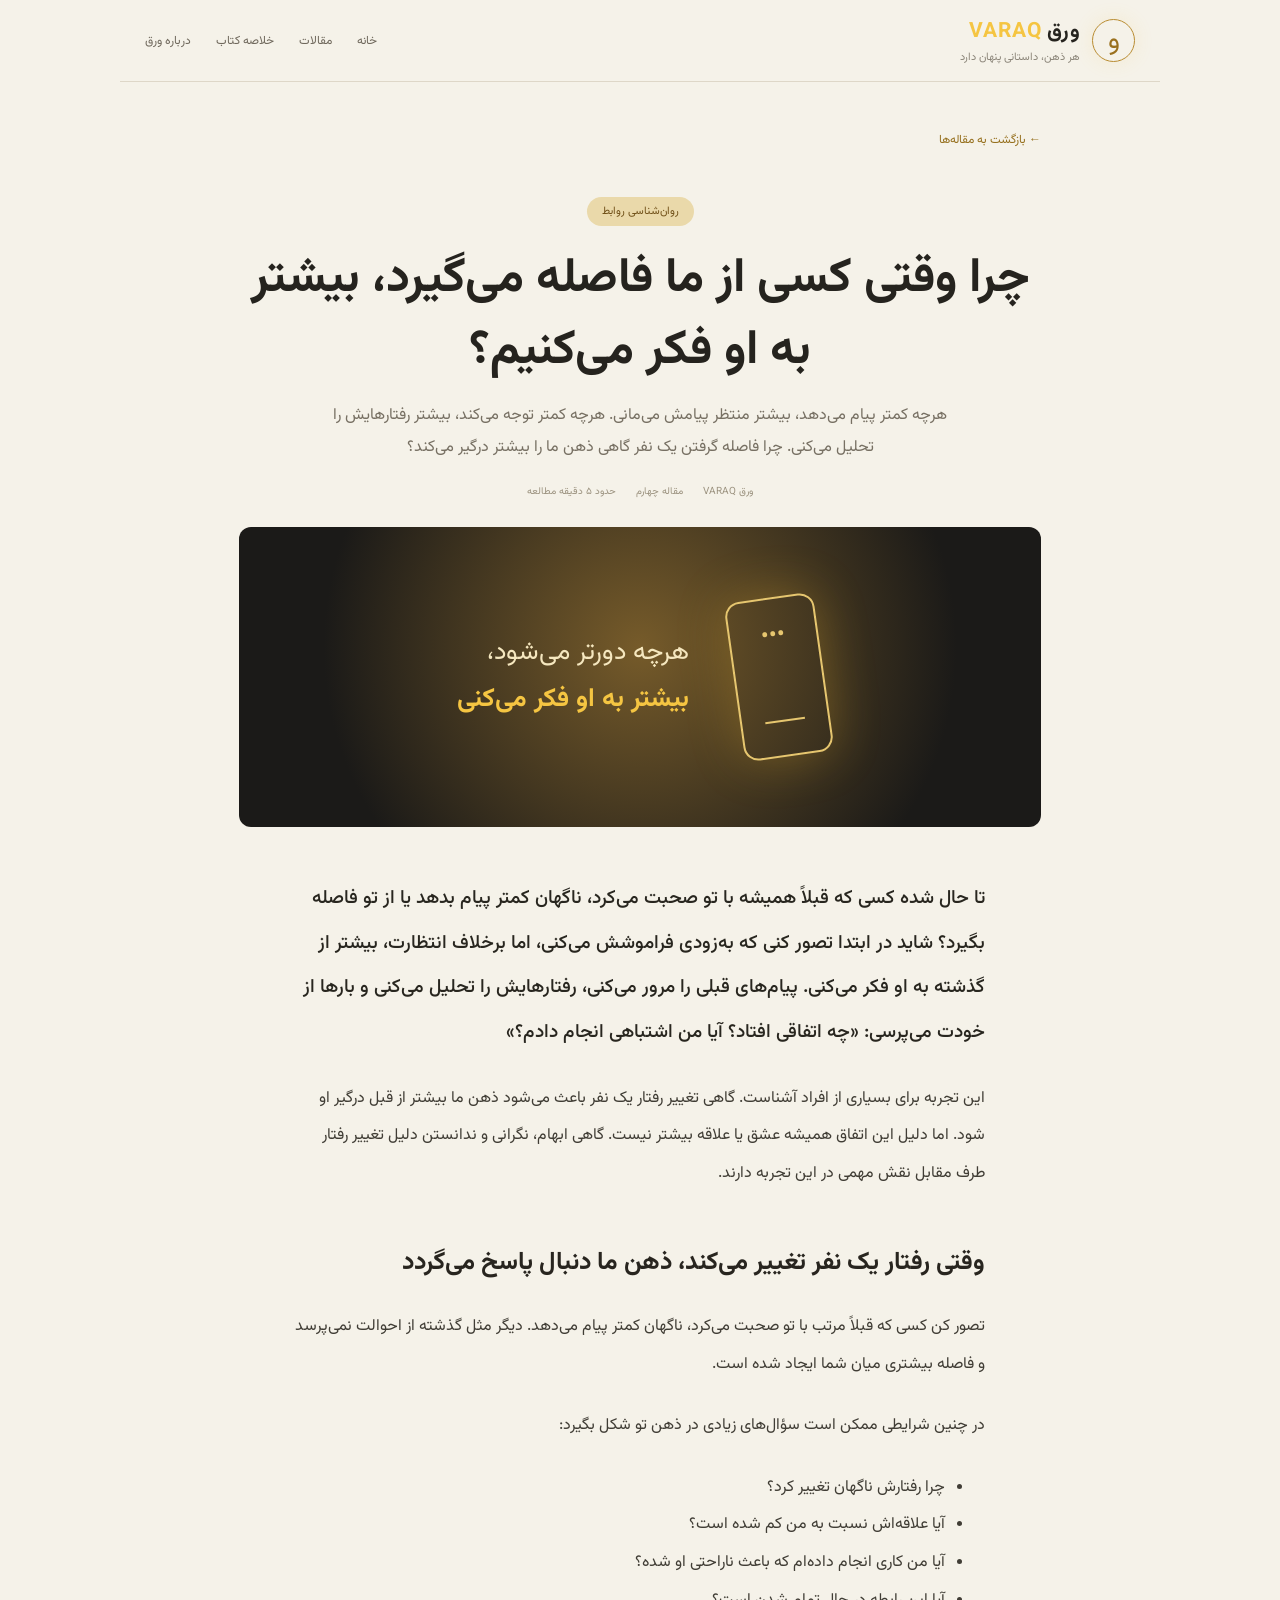
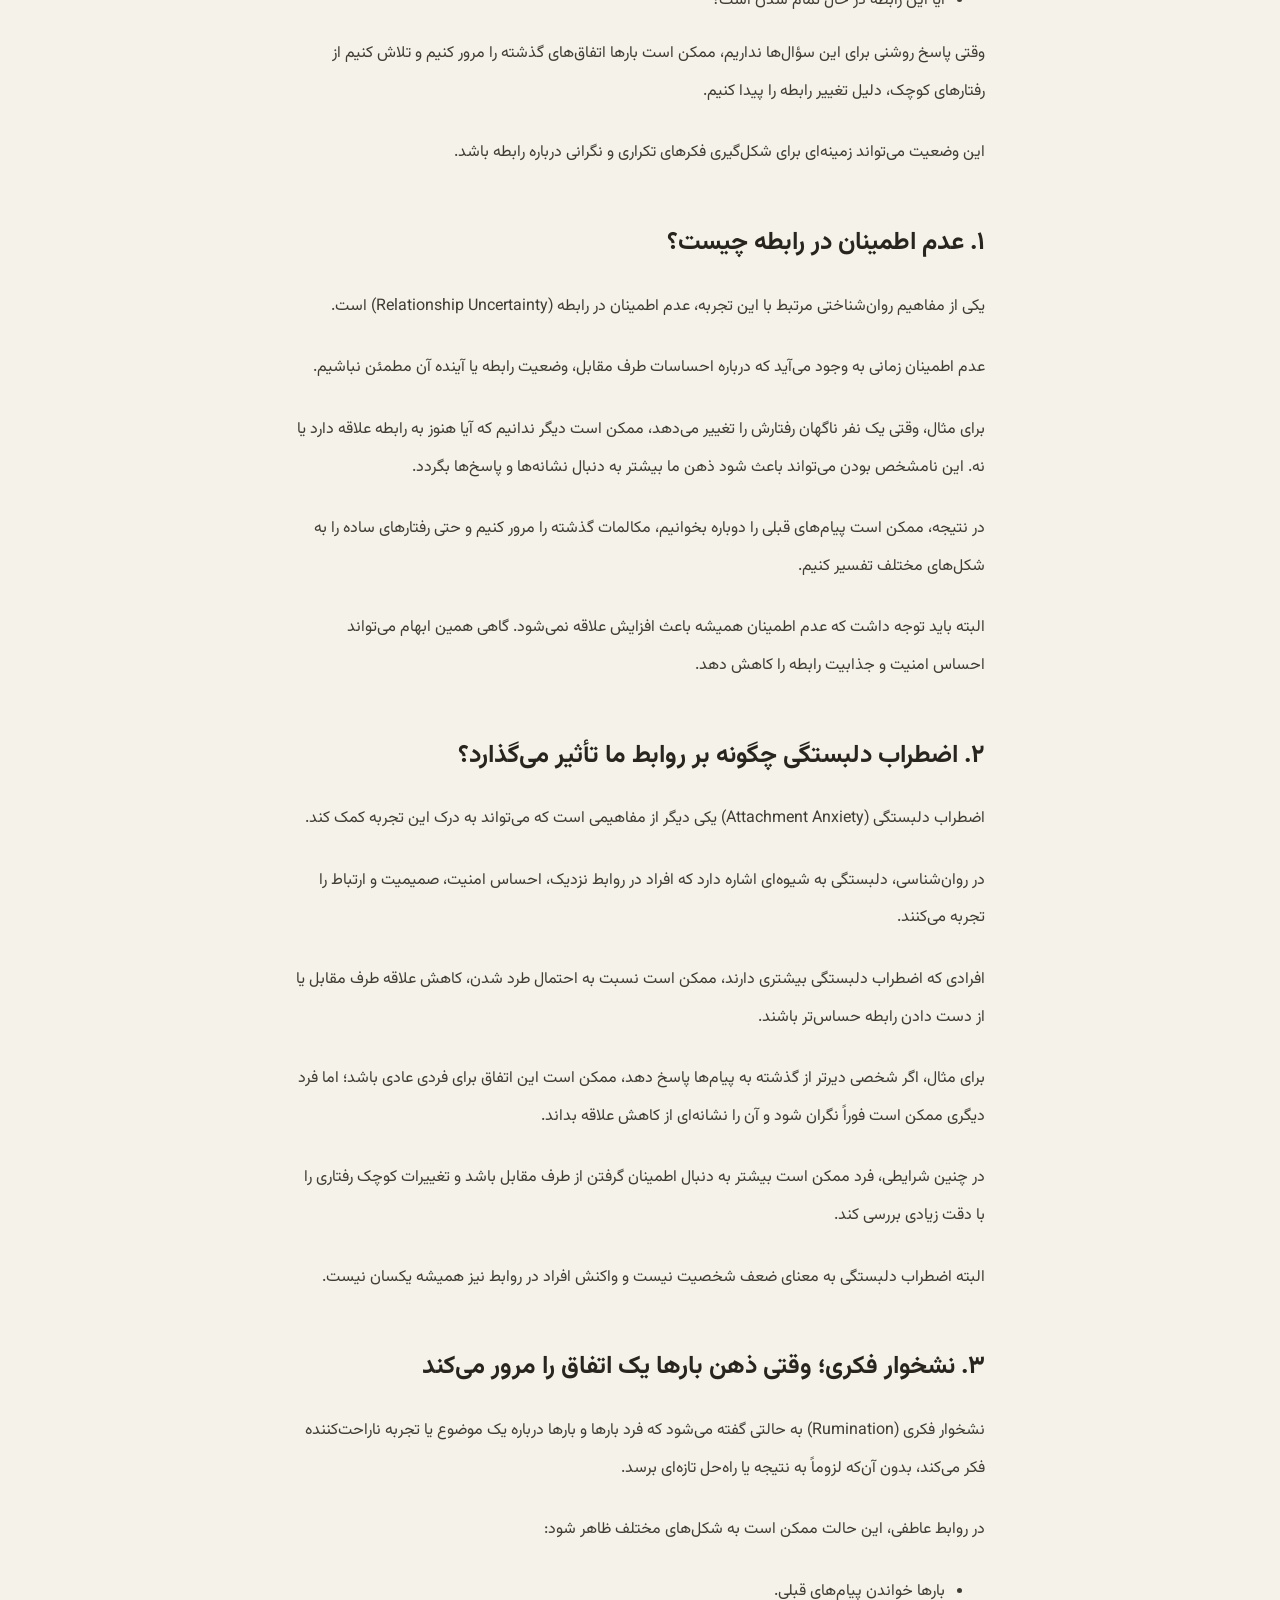
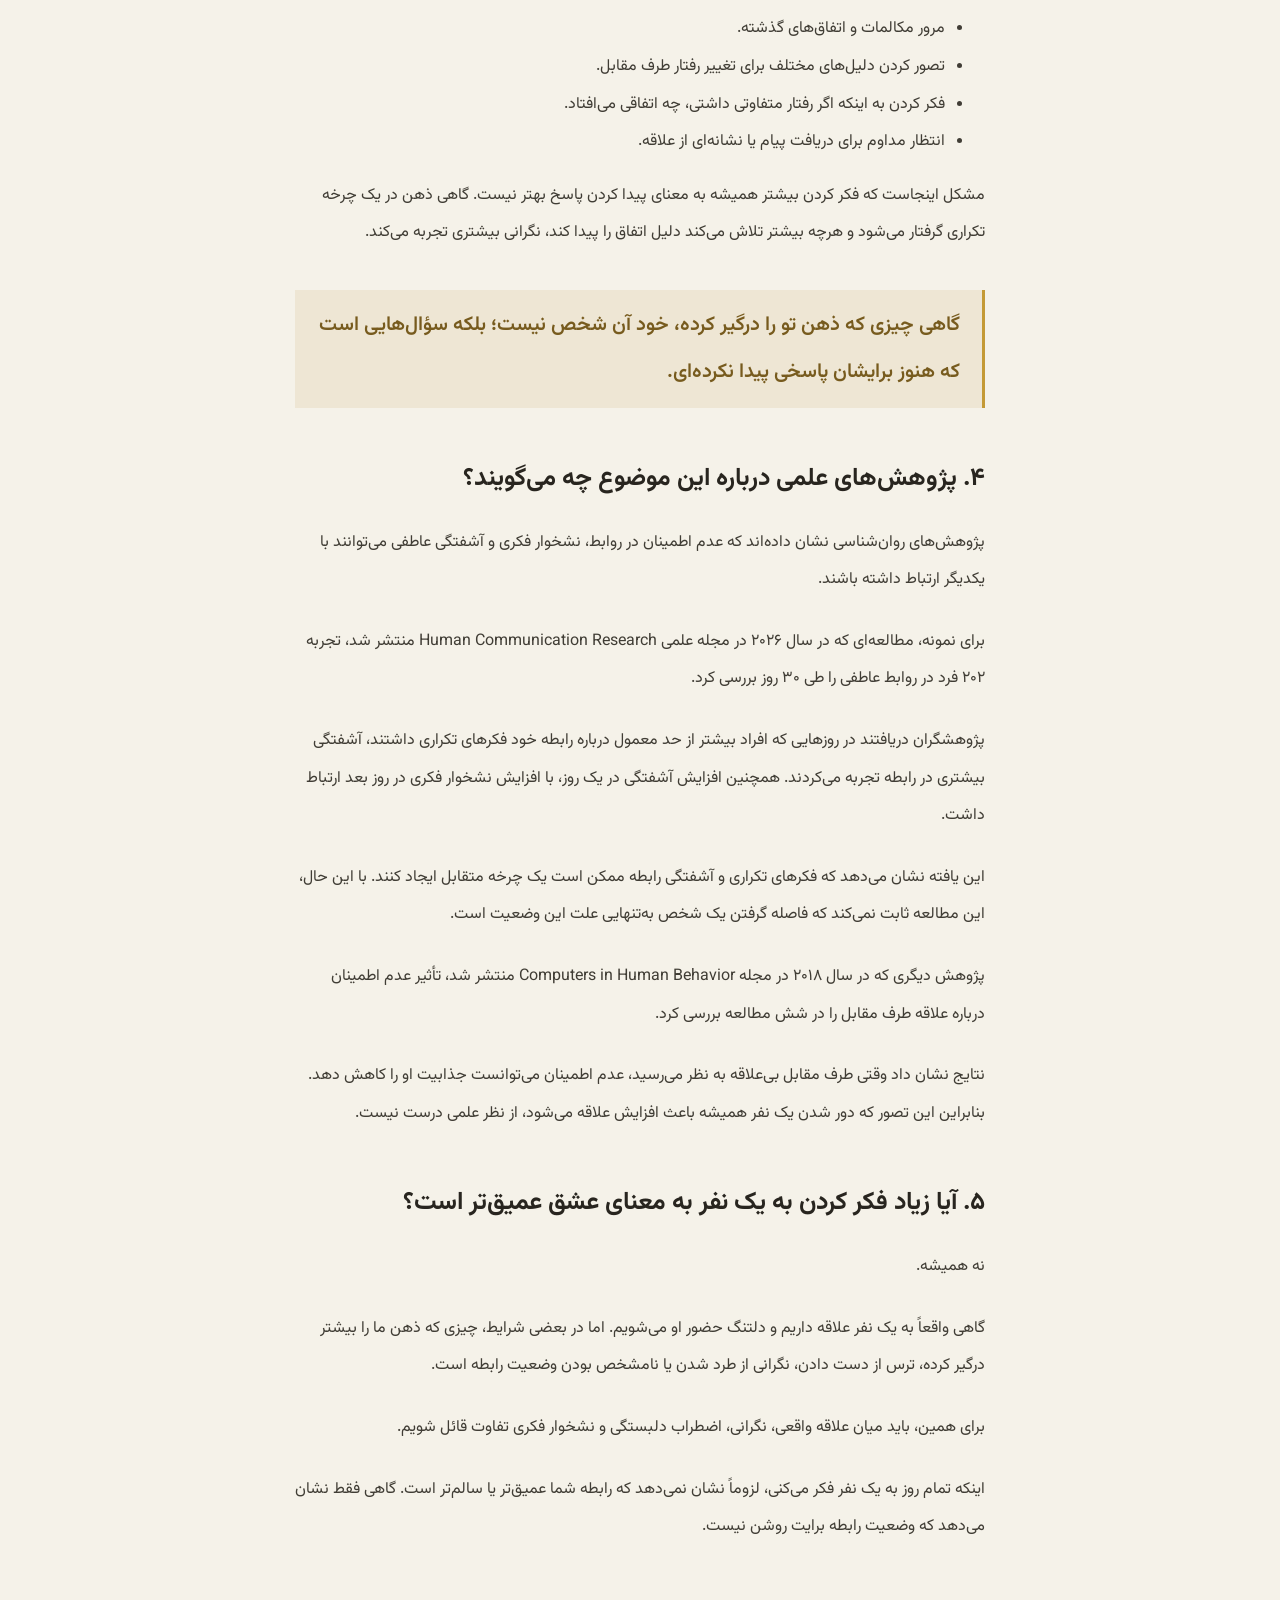
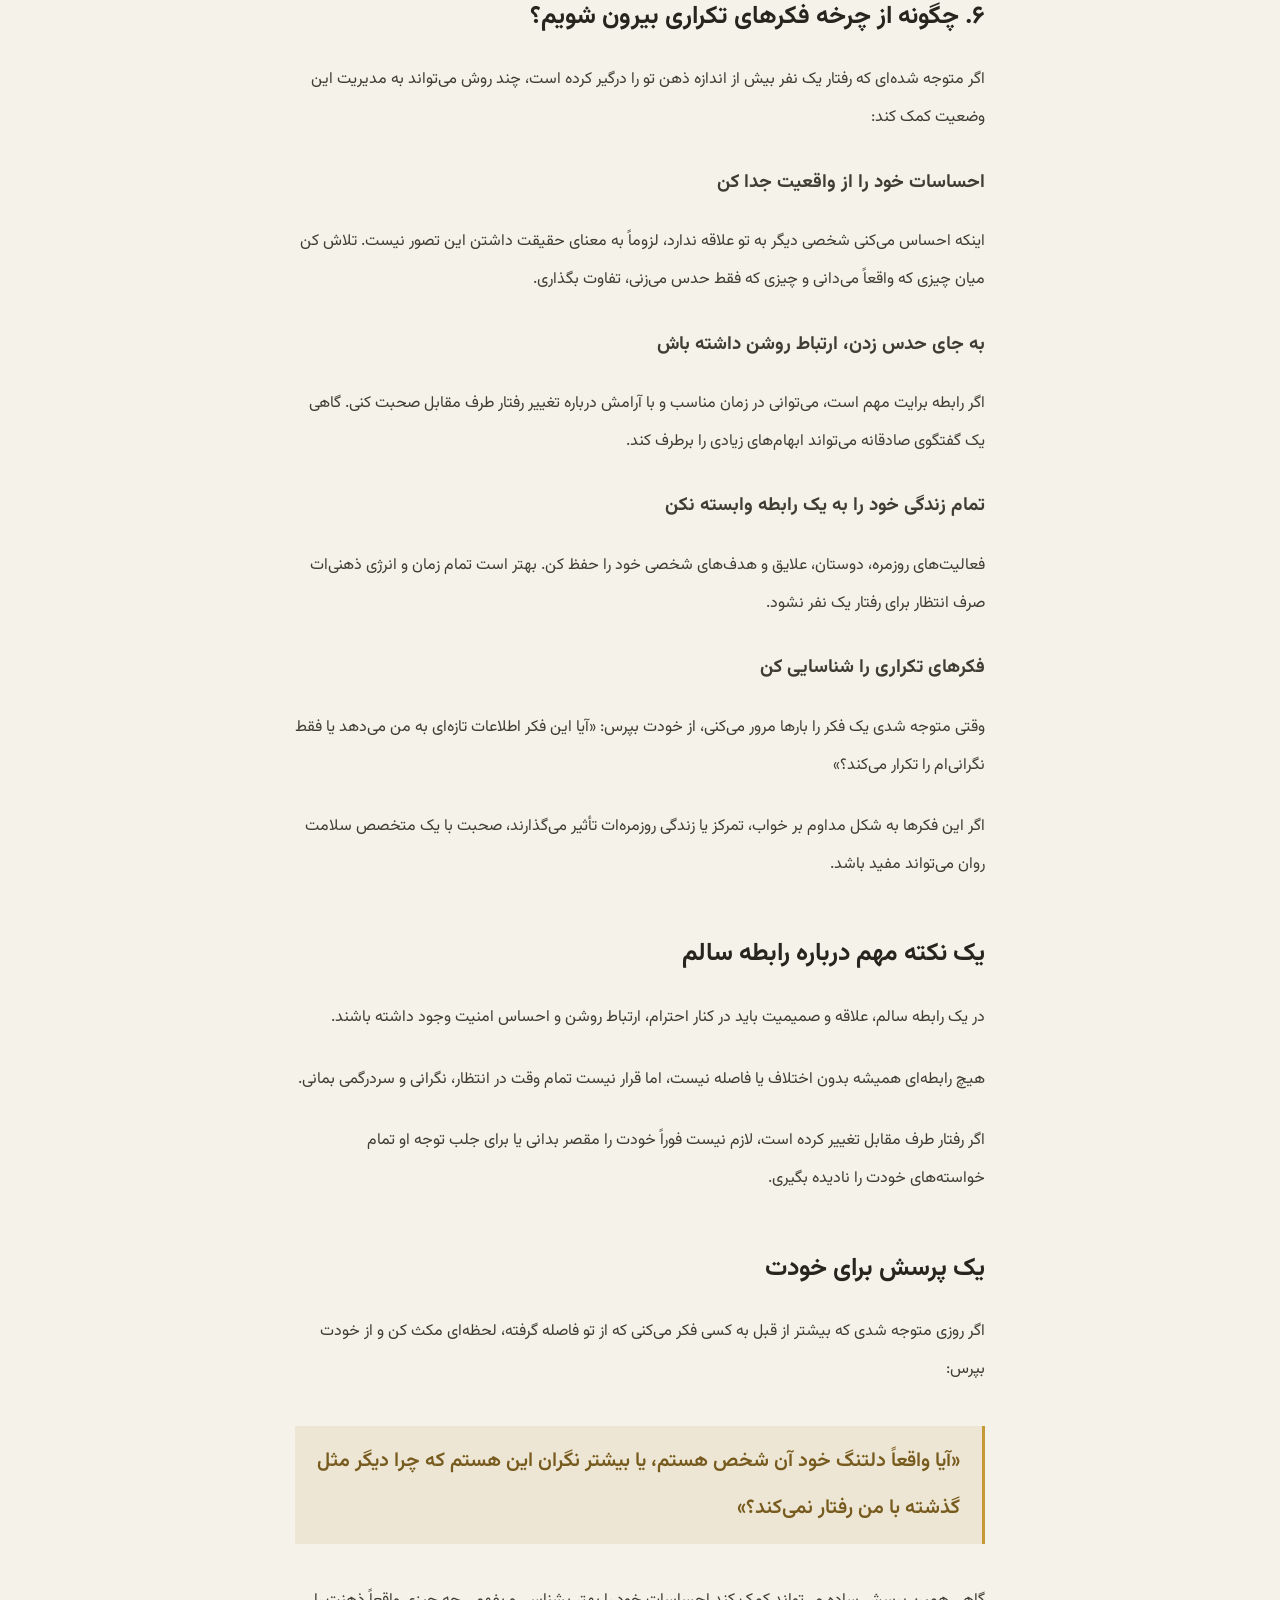
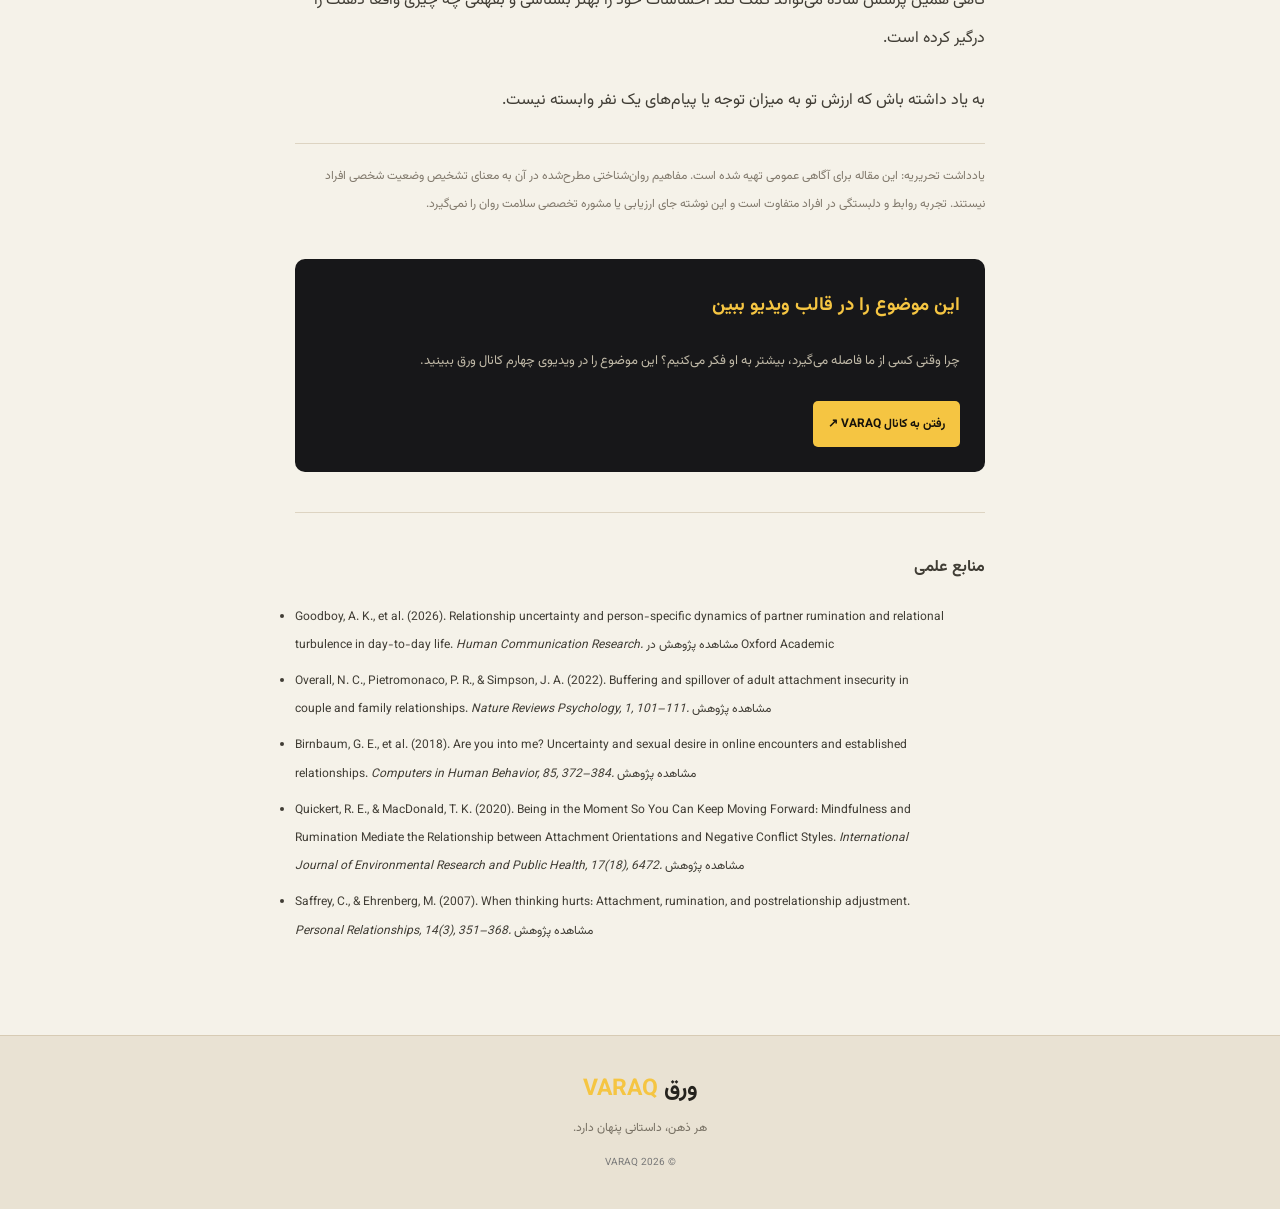
<file: article-4.html>
<!doctype html>
<html lang="prs" dir="rtl">
<head>
<meta charset="utf-8">
<meta name="viewport" content="width=device-width, initial-scale=1">

<meta name="description" content="چرا وقتی کسی از ما فاصله می‌گیرد، بیشتر به او فکر می‌کنیم؟ با نقش عدم اطمینان در رابطه، اضطراب دلبستگی و نشخوار فکری از دیدگاه روان‌شناسی آشنا شوید. مقاله‌ای از ورق VARAQ به زبان دری.">

<meta name="theme-color" content="#f5f2e9">

<link rel="canonical" href="https://varaq.eu/article-4.html">

<meta property="og:title" content="چرا وقتی کسی از ما فاصله می‌گیرد، بیشتر به او فکر می‌کنیم؟ | ورق VARAQ">

<meta property="og:description" content="چرا وقتی کسی کمتر پیام می‌دهد، بیشتر منتظر پیامش می‌مانیم؟ نگاهی علمی به عدم اطمینان در رابطه، اضطراب دلبستگی و نشخوار فکری.">

<meta property="og:url" content="https://varaq.eu/article-4.html">

<meta property="og:type" content="article">

<meta property="og:locale" content="fa_AF">

<title>چرا وقتی کسی از ما فاصله می‌گیرد، بیشتر به او فکر می‌کنیم؟ | ورق VARAQ</title>

<link rel="stylesheet" href="styles.css?v=3">
</head>

<body class="article-page">

<header class="article-header">

<a class="brand dark-brand" href="index.html">
<span class="brand-mark">و</span>
<span>
<strong>ورق <b>VARAQ</b></strong>
<small>هر ذهن، داستانی پنهان دارد</small>
</span>
</a>

<nav>
<a href="index.html">خانه</a>
<a href="index.html#articles">مقالات</a>
<a href="books.html">خلاصه کتاب</a>
<a href="index.html#about">درباره ورق</a>
</nav>

</header>

<main class="article-main">

<a class="back-link" href="index.html#articles">← بازگشت به مقاله‌ها</a>

<header class="article-title">

<span class="article-category">روان‌شناسی روابط</span>

<h1>چرا وقتی کسی از ما فاصله می‌گیرد، بیشتر به او فکر می‌کنیم؟</h1>

<p class="article-deck">
هرچه کمتر پیام می‌دهد، بیشتر منتظر پیامش می‌مانی.
هرچه کمتر توجه می‌کند، بیشتر رفتارهایش را تحلیل می‌کنی.
چرا فاصله گرفتن یک نفر گاهی ذهن ما را بیشتر درگیر می‌کند؟
</p>

<div class="article-meta">
<span>ورق VARAQ</span>
<span>مقاله چهارم</span>
<span>حدود ۵ دقیقه مطالعه</span>
</div>

</header>

<div class="article-cover">
<div class="cover-phone">•••<span></span></div>
<p>هرچه دورتر می‌شود،<br><b>بیشتر به او فکر می‌کنی</b></p>
</div>

<article class="prose">

<p class="lead">
تا حال شده کسی که قبلاً همیشه با تو صحبت می‌کرد، ناگهان کمتر پیام بدهد یا از تو فاصله بگیرد؟ شاید در ابتدا تصور کنی که به‌زودی فراموشش می‌کنی، اما برخلاف انتظارت، بیشتر از گذشته به او فکر می‌کنی. پیام‌های قبلی را مرور می‌کنی، رفتارهایش را تحلیل می‌کنی و بارها از خودت می‌پرسی: «چه اتفاقی افتاد؟ آیا من اشتباهی انجام دادم؟»
</p>

<p>
این تجربه برای بسیاری از افراد آشناست. گاهی تغییر رفتار یک نفر باعث می‌شود ذهن ما بیشتر از قبل درگیر او شود. اما دلیل این اتفاق همیشه عشق یا علاقه بیشتر نیست. گاهی ابهام، نگرانی و ندانستن دلیل تغییر رفتار طرف مقابل نقش مهمی در این تجربه دارند.
</p>

<h2>وقتی رفتار یک نفر تغییر می‌کند، ذهن ما دنبال پاسخ می‌گردد</h2>

<p>
تصور کن کسی که قبلاً مرتب با تو صحبت می‌کرد، ناگهان کمتر پیام می‌دهد. دیگر مثل گذشته از احوالت نمی‌پرسد و فاصله بیشتری میان شما ایجاد شده است.
</p>

<p>
در چنین شرایطی ممکن است سؤال‌های زیادی در ذهن تو شکل بگیرد:
</p>

<ul>
<li>چرا رفتارش ناگهان تغییر کرد؟</li>
<li>آیا علاقه‌اش نسبت به من کم شده است؟</li>
<li>آیا من کاری انجام داده‌ام که باعث ناراحتی او شده؟</li>
<li>آیا این رابطه در حال تمام شدن است؟</li>
</ul>

<p>
وقتی پاسخ روشنی برای این سؤال‌ها نداریم، ممکن است بارها اتفاق‌های گذشته را مرور کنیم و تلاش کنیم از رفتارهای کوچک، دلیل تغییر رابطه را پیدا کنیم.
</p>

<p>
این وضعیت می‌تواند زمینه‌ای برای شکل‌گیری فکرهای تکراری و نگرانی درباره رابطه باشد.
</p>

<h2>۱. عدم اطمینان در رابطه چیست؟</h2>

<p>
یکی از مفاهیم روان‌شناختی مرتبط با این تجربه، عدم اطمینان در رابطه (Relationship Uncertainty) است.
</p>

<p>
عدم اطمینان زمانی به وجود می‌آید که درباره احساسات طرف مقابل، وضعیت رابطه یا آینده آن مطمئن نباشیم.
</p>

<p>
برای مثال، وقتی یک نفر ناگهان رفتارش را تغییر می‌دهد، ممکن است دیگر ندانیم که آیا هنوز به رابطه علاقه دارد یا نه. این نامشخص بودن می‌تواند باعث شود ذهن ما بیشتر به دنبال نشانه‌ها و پاسخ‌ها بگردد.
</p>

<p>
در نتیجه، ممکن است پیام‌های قبلی را دوباره بخوانیم، مکالمات گذشته را مرور کنیم و حتی رفتارهای ساده را به شکل‌های مختلف تفسیر کنیم.
</p>

<p>
البته باید توجه داشت که عدم اطمینان همیشه باعث افزایش علاقه نمی‌شود. گاهی همین ابهام می‌تواند احساس امنیت و جذابیت رابطه را کاهش دهد.
</p>

<h2>۲. اضطراب دلبستگی چگونه بر روابط ما تأثیر می‌گذارد؟</h2>

<p>
اضطراب دلبستگی (Attachment Anxiety) یکی دیگر از مفاهیمی است که می‌تواند به درک این تجربه کمک کند.
</p>

<p>
در روان‌شناسی، دلبستگی به شیوه‌ای اشاره دارد که افراد در روابط نزدیک، احساس امنیت، صمیمیت و ارتباط را تجربه می‌کنند.
</p>

<p>
افرادی که اضطراب دلبستگی بیشتری دارند، ممکن است نسبت به احتمال طرد شدن، کاهش علاقه طرف مقابل یا از دست دادن رابطه حساس‌تر باشند.
</p>

<p>
برای مثال، اگر شخصی دیرتر از گذشته به پیام‌ها پاسخ دهد، ممکن است این اتفاق برای فردی عادی باشد؛ اما فرد دیگری ممکن است فوراً نگران شود و آن را نشانه‌ای از کاهش علاقه بداند.
</p>

<p>
در چنین شرایطی، فرد ممکن است بیشتر به دنبال اطمینان گرفتن از طرف مقابل باشد و تغییرات کوچک رفتاری را با دقت زیادی بررسی کند.
</p>

<p>
البته اضطراب دلبستگی به معنای ضعف شخصیت نیست و واکنش افراد در روابط نیز همیشه یکسان نیست.
</p>

<h2>۳. نشخوار فکری؛ وقتی ذهن بارها یک اتفاق را مرور می‌کند</h2>

<p>
نشخوار فکری (Rumination) به حالتی گفته می‌شود که فرد بارها و بارها درباره یک موضوع یا تجربه ناراحت‌کننده فکر می‌کند، بدون آن‌که لزوماً به نتیجه یا راه‌حل تازه‌ای برسد.
</p>

<p>
در روابط عاطفی، این حالت ممکن است به شکل‌های مختلف ظاهر شود:
</p>

<ul>
<li>بارها خواندن پیام‌های قبلی.</li>
<li>مرور مکالمات و اتفاق‌های گذشته.</li>
<li>تصور کردن دلیل‌های مختلف برای تغییر رفتار طرف مقابل.</li>
<li>فکر کردن به اینکه اگر رفتار متفاوتی داشتی، چه اتفاقی می‌افتاد.</li>
<li>انتظار مداوم برای دریافت پیام یا نشانه‌ای از علاقه.</li>
</ul>

<p>
مشکل اینجاست که فکر کردن بیشتر همیشه به معنای پیدا کردن پاسخ بهتر نیست. گاهی ذهن در یک چرخه تکراری گرفتار می‌شود و هرچه بیشتر تلاش می‌کند دلیل اتفاق را پیدا کند، نگرانی بیشتری تجربه می‌کند.
</p>

<blockquote>
گاهی چیزی که ذهن تو را درگیر کرده، خود آن شخص نیست؛ بلکه سؤال‌هایی است که هنوز برایشان پاسخی پیدا نکرده‌ای.
</blockquote>

<h2>۴. پژوهش‌های علمی درباره این موضوع چه می‌گویند؟</h2>

<p>
پژوهش‌های روان‌شناسی نشان داده‌اند که عدم اطمینان در روابط، نشخوار فکری و آشفتگی عاطفی می‌توانند با یکدیگر ارتباط داشته باشند.
</p>

<p>
برای نمونه، مطالعه‌ای که در سال ۲۰۲۶ در مجله علمی Human Communication Research منتشر شد، تجربه ۲۰۲ فرد در روابط عاطفی را طی ۳۰ روز بررسی کرد.
</p>

<p>
پژوهشگران دریافتند در روزهایی که افراد بیشتر از حد معمول درباره رابطه خود فکرهای تکراری داشتند، آشفتگی بیشتری در رابطه تجربه می‌کردند. همچنین افزایش آشفتگی در یک روز، با افزایش نشخوار فکری در روز بعد ارتباط داشت.
</p>

<p>
این یافته نشان می‌دهد که فکرهای تکراری و آشفتگی رابطه ممکن است یک چرخه متقابل ایجاد کنند. با این حال، این مطالعه ثابت نمی‌کند که فاصله گرفتن یک شخص به‌تنهایی علت این وضعیت است.
</p>

<p>
پژوهش دیگری که در سال ۲۰۱۸ در مجله Computers in Human Behavior منتشر شد، تأثیر عدم اطمینان درباره علاقه طرف مقابل را در شش مطالعه بررسی کرد.
</p>

<p>
نتایج نشان داد وقتی طرف مقابل بی‌علاقه به نظر می‌رسید، عدم اطمینان می‌توانست جذابیت او را کاهش دهد. بنابراین این تصور که دور شدن یک نفر همیشه باعث افزایش علاقه می‌شود، از نظر علمی درست نیست.
</p>

<h2>۵. آیا زیاد فکر کردن به یک نفر به معنای عشق عمیق‌تر است؟</h2>

<p>
نه همیشه.
</p>

<p>
گاهی واقعاً به یک نفر علاقه داریم و دلتنگ حضور او می‌شویم. اما در بعضی شرایط، چیزی که ذهن ما را بیشتر درگیر کرده، ترس از دست دادن، نگرانی از طرد شدن یا نامشخص بودن وضعیت رابطه است.
</p>

<p>
برای همین، باید میان علاقه واقعی، نگرانی، اضطراب دلبستگی و نشخوار فکری تفاوت قائل شویم.
</p>

<p>
اینکه تمام روز به یک نفر فکر می‌کنی، لزوماً نشان نمی‌دهد که رابطه شما عمیق‌تر یا سالم‌تر است. گاهی فقط نشان می‌دهد که وضعیت رابطه برایت روشن نیست.
</p>

<h2>۶. چگونه از چرخه فکرهای تکراری بیرون شویم؟</h2>

<p>
اگر متوجه شده‌ای که رفتار یک نفر بیش از اندازه ذهن تو را درگیر کرده است، چند روش می‌تواند به مدیریت این وضعیت کمک کند:
</p>

<h3>احساسات خود را از واقعیت جدا کن</h3>

<p>
اینکه احساس می‌کنی شخصی دیگر به تو علاقه ندارد، لزوماً به معنای حقیقت داشتن این تصور نیست. تلاش کن میان چیزی که واقعاً می‌دانی و چیزی که فقط حدس می‌زنی، تفاوت بگذاری.
</p>

<h3>به جای حدس زدن، ارتباط روشن داشته باش</h3>

<p>
اگر رابطه برایت مهم است، می‌توانی در زمان مناسب و با آرامش درباره تغییر رفتار طرف مقابل صحبت کنی. گاهی یک گفتگوی صادقانه می‌تواند ابهام‌های زیادی را برطرف کند.
</p>

<h3>تمام زندگی خود را به یک رابطه وابسته نکن</h3>

<p>
فعالیت‌های روزمره، دوستان، علایق و هدف‌های شخصی خود را حفظ کن. بهتر است تمام زمان و انرژی ذهنی‌ات صرف انتظار برای رفتار یک نفر نشود.
</p>

<h3>فکرهای تکراری را شناسایی کن</h3>

<p>
وقتی متوجه شدی یک فکر را بارها مرور می‌کنی، از خودت بپرس: «آیا این فکر اطلاعات تازه‌ای به من می‌دهد یا فقط نگرانی‌ام را تکرار می‌کند؟»
</p>

<p>
اگر این فکرها به شکل مداوم بر خواب، تمرکز یا زندگی روزمره‌ات تأثیر می‌گذارند، صحبت با یک متخصص سلامت روان می‌تواند مفید باشد.
</p>

<h2>یک نکته مهم درباره رابطه سالم</h2>

<p>
در یک رابطه سالم، علاقه و صمیمیت باید در کنار احترام، ارتباط روشن و احساس امنیت وجود داشته باشند.
</p>

<p>
هیچ رابطه‌ای همیشه بدون اختلاف یا فاصله نیست، اما قرار نیست تمام وقت در انتظار، نگرانی و سردرگمی بمانی.
</p>

<p>
اگر رفتار طرف مقابل تغییر کرده است، لازم نیست فوراً خودت را مقصر بدانی یا برای جلب توجه او تمام خواسته‌های خودت را نادیده بگیری.
</p>

<h2>یک پرسش برای خودت</h2>

<p>
اگر روزی متوجه شدی که بیشتر از قبل به کسی فکر می‌کنی که از تو فاصله گرفته، لحظه‌ای مکث کن و از خودت بپرس:
</p>

<blockquote>
«آیا واقعاً دلتنگ خود آن شخص هستم، یا بیشتر نگران این هستم که چرا دیگر مثل گذشته با من رفتار نمی‌کند؟»
</blockquote>

<p>
گاهی همین پرسش ساده می‌تواند کمک کند احساسات خود را بهتر بشناسی و بفهمی چه چیزی واقعاً ذهنت را درگیر کرده است.
</p>

<p>
به یاد داشته باش که ارزش تو به میزان توجه یا پیام‌های یک نفر وابسته نیست.
</p>

<p class="editorial-note">
یادداشت تحریریه: این مقاله برای آگاهی عمومی تهیه شده است. مفاهیم روان‌شناختی مطرح‌شده در آن به معنای تشخیص وضعیت شخصی افراد نیستند. تجربه روابط و دلبستگی در افراد متفاوت است و این نوشته جای ارزیابی یا مشوره تخصصی سلامت روان را نمی‌گیرد.
</p>

<div class="article-cta">

<h3>این موضوع را در قالب ویدیو ببین</h3>

<p>
چرا وقتی کسی از ما فاصله می‌گیرد، بیشتر به او فکر می‌کنیم؟
این موضوع را در ویدیوی چهارم کانال ورق ببینید.
</p>

<a href="https://www.youtube.com/@varaqmind" target="_blank" rel="noopener">
رفتن به کانال VARAQ ↗
</a>

</div>

<div class="sources">

<h3>منابع علمی</h3>

<ul>

<li>
Goodboy, A. K., et al. (2026).
Relationship uncertainty and person-specific dynamics of partner rumination and relational turbulence in day-to-day life.
<em>Human Communication Research.</em>
<a href="https://doi.org/10.1093/hcr/hqag001" target="_blank" rel="noopener">
مشاهده پژوهش در Oxford Academic
</a>
</li>

<li>
Overall, N. C., Pietromonaco, P. R., &amp; Simpson, J. A. (2022).
Buffering and spillover of adult attachment insecurity in couple and family relationships.
<em>Nature Reviews Psychology, 1, 101–111.</em>
<a href="https://doi.org/10.1038/s44159-021-00011-1" target="_blank" rel="noopener">
مشاهده پژوهش
</a>
</li>

<li>
Birnbaum, G. E., et al. (2018).
Are you into me? Uncertainty and sexual desire in online encounters and established relationships.
<em>Computers in Human Behavior, 85, 372–384.</em>
<a href="https://doi.org/10.1016/j.chb.2018.04.023" target="_blank" rel="noopener">
مشاهده پژوهش
</a>
</li>

<li>
Quickert, R. E., &amp; MacDonald, T. K. (2020).
Being in the Moment So You Can Keep Moving Forward: Mindfulness and Rumination Mediate the Relationship between Attachment Orientations and Negative Conflict Styles.
<em>International Journal of Environmental Research and Public Health, 17(18), 6472.</em>
<a href="https://doi.org/10.3390/ijerph17186472" target="_blank" rel="noopener">
مشاهده پژوهش
</a>
</li>

<li>
Saffrey, C., &amp; Ehrenberg, M. (2007).
When thinking hurts: Attachment, rumination, and postrelationship adjustment.
<em>Personal Relationships, 14(3), 351–368.</em>
<a href="https://doi.org/10.1111/j.1475-6811.2007.00160.x" target="_blank" rel="noopener">
مشاهده پژوهش
</a>
</li>

</ul>

</div>

</article>

</main>

<footer class="site-footer light-footer">

<a class="footer-brand" href="index.html">
ورق <b>VARAQ</b>
</a>

<p>هر ذهن، داستانی پنهان دارد.</p>

<small>© 2026 VARAQ</small>

</footer>

<script src="script.js"></script>

<!-- Cloudflare Web Analytics -->
<script type='module' src='https://static.cloudflareinsights.com/beacon.min.js' data-cf-beacon='{"token": "1dc7a06d4ff44a8cb4a771f1d8b8fd3a"}'></script>
<!-- End Cloudflare Web Analytics -->

</body>
</html>
</file>
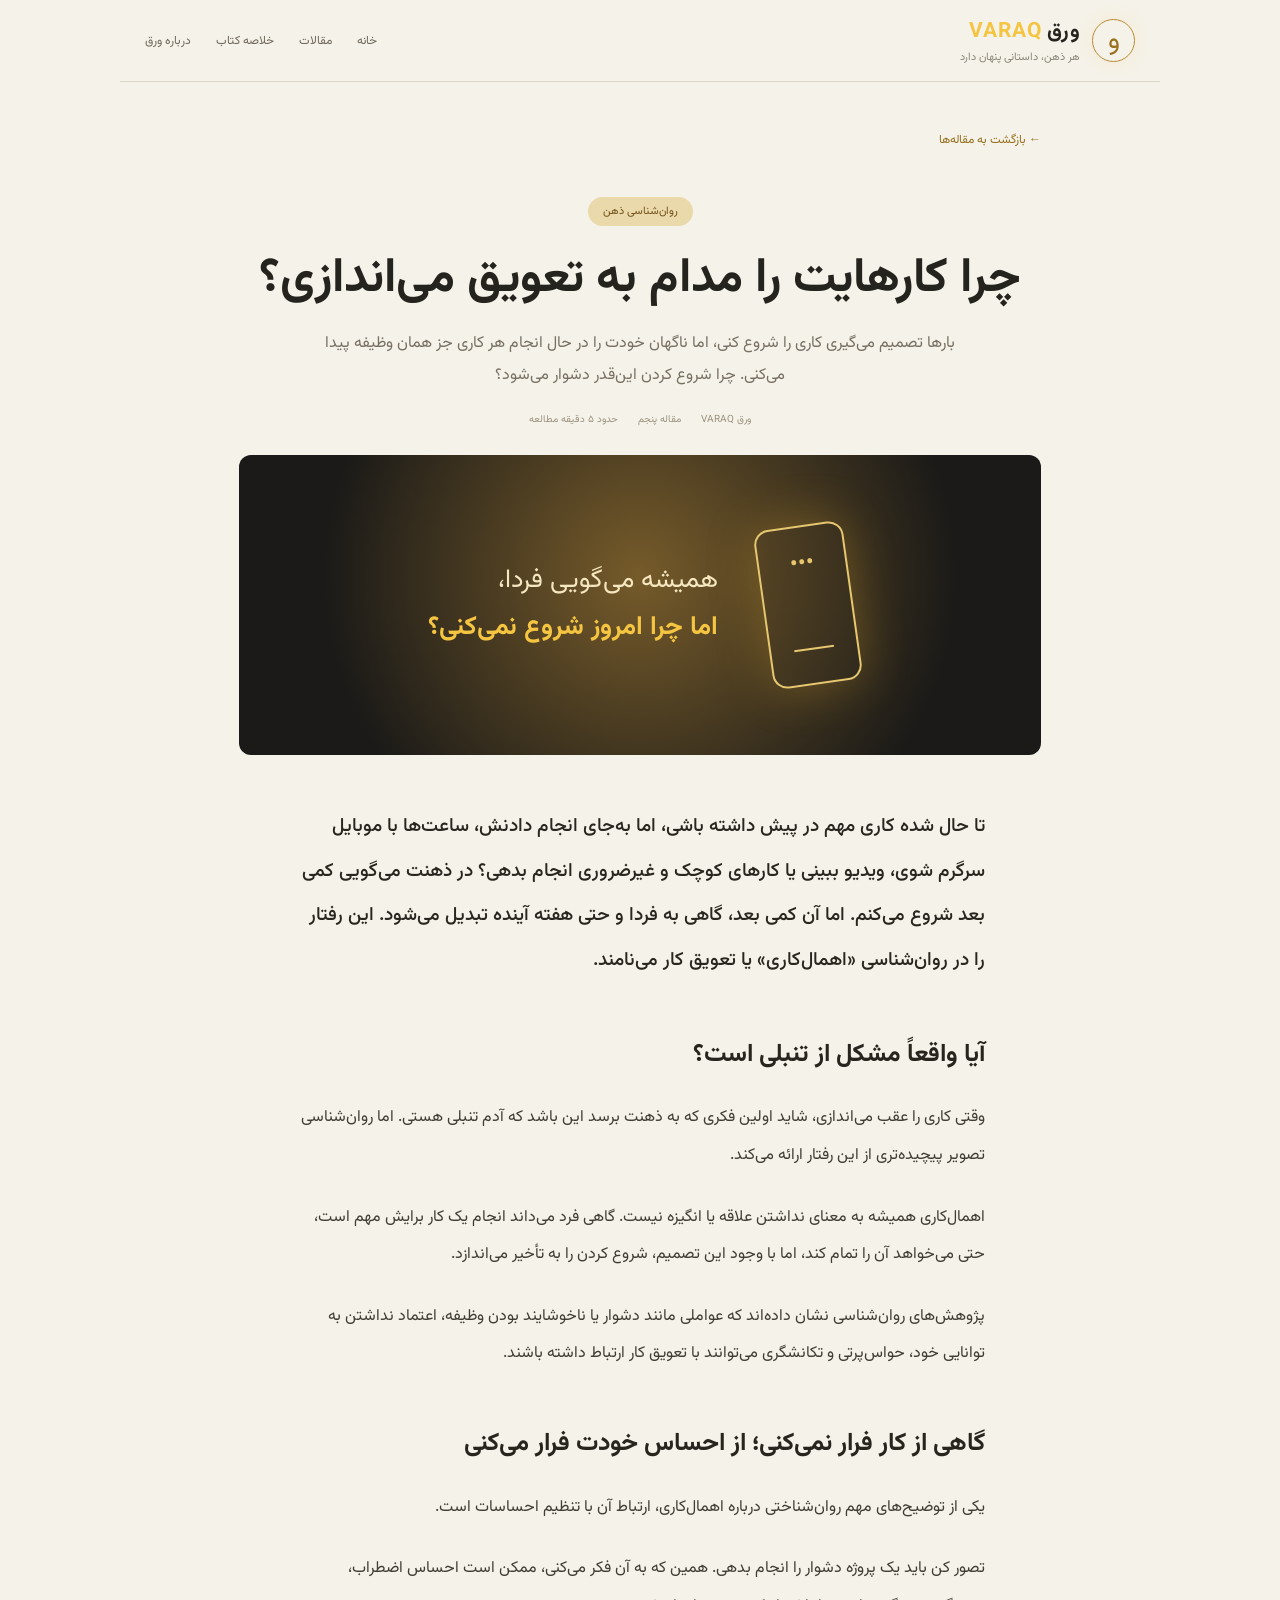
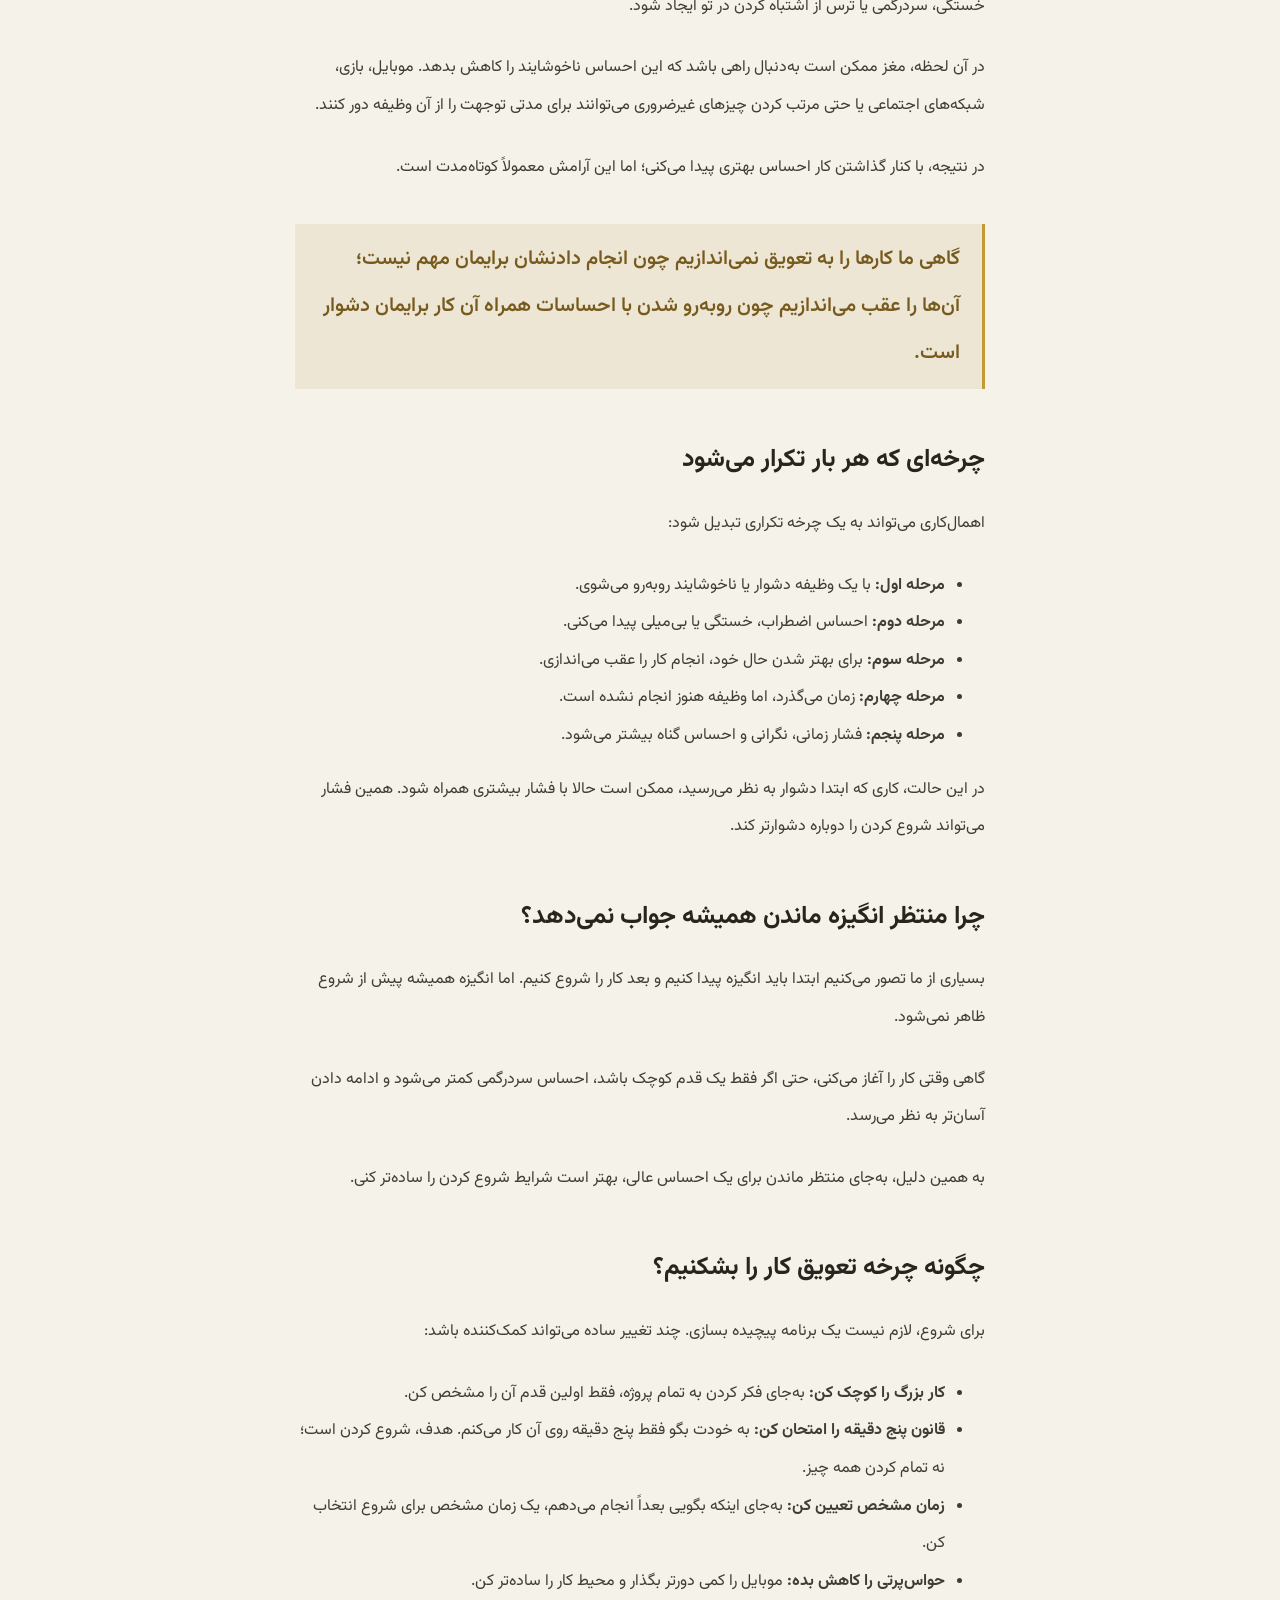
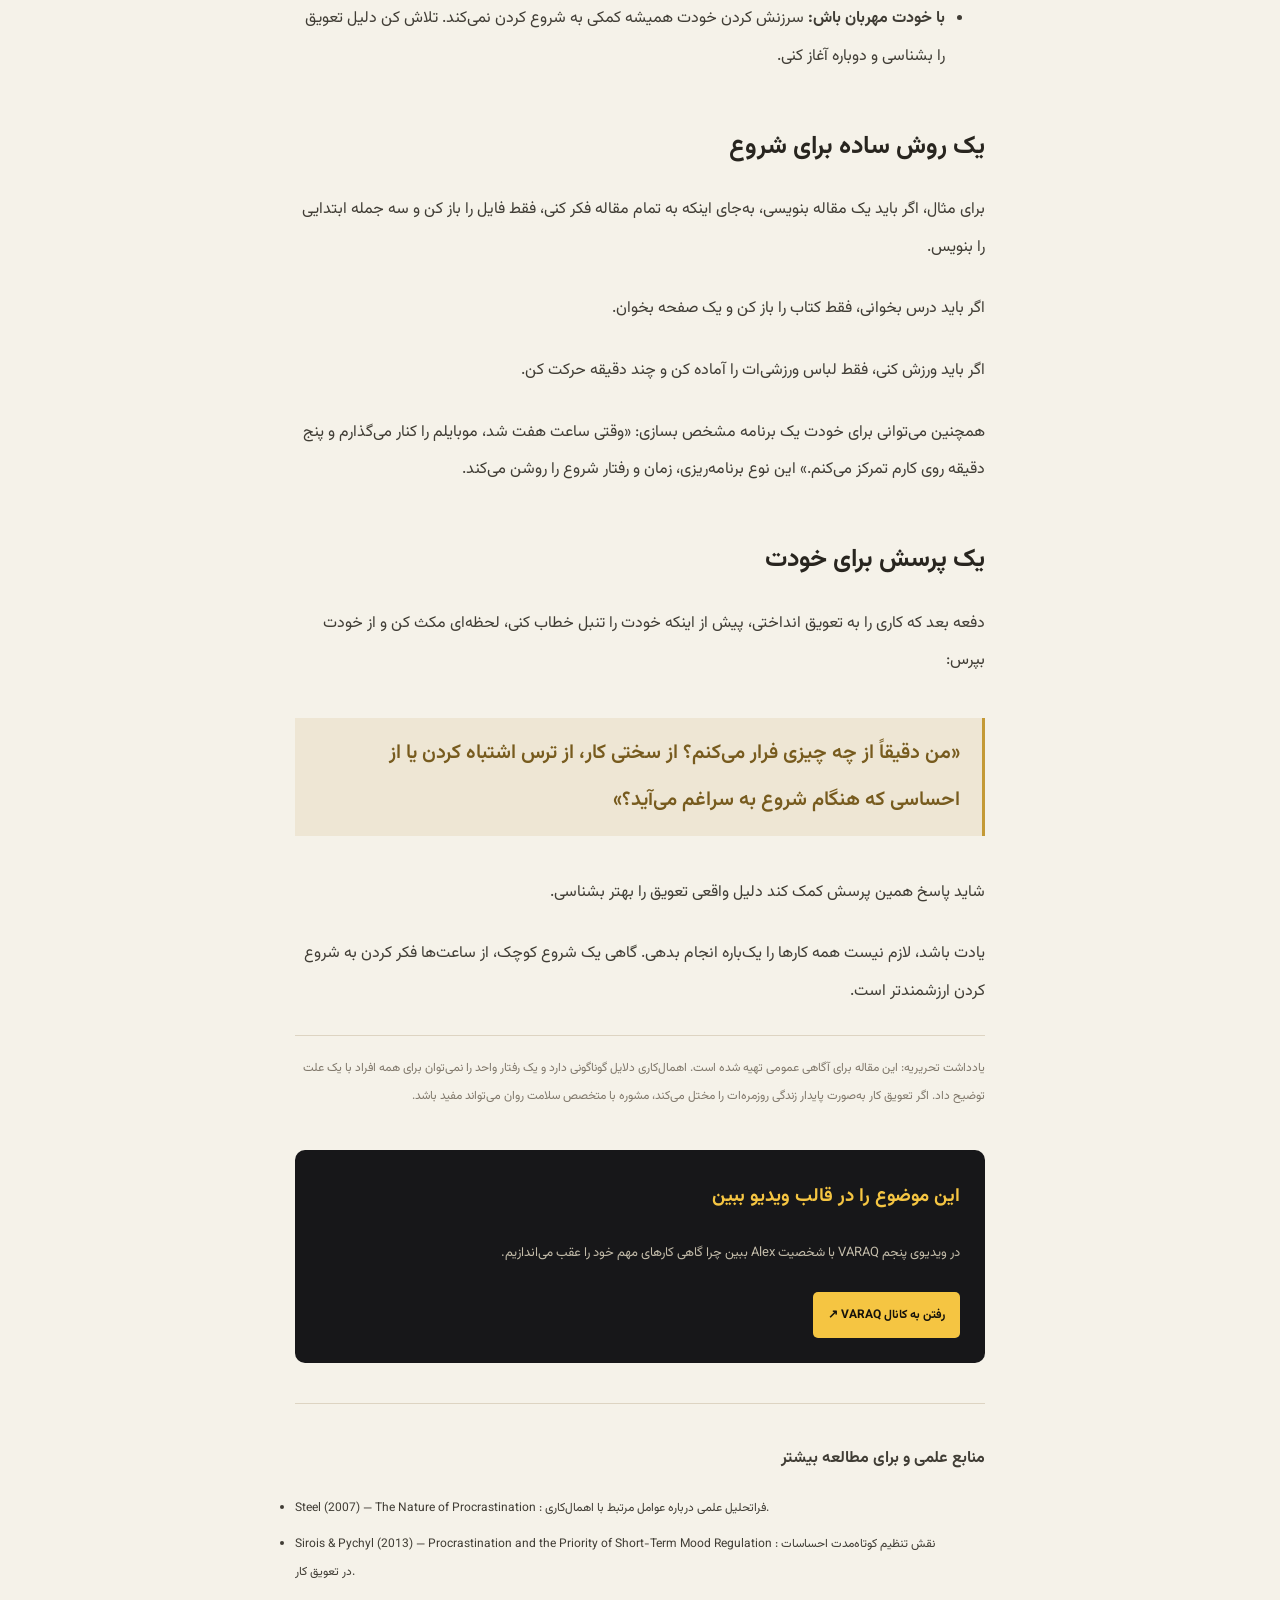
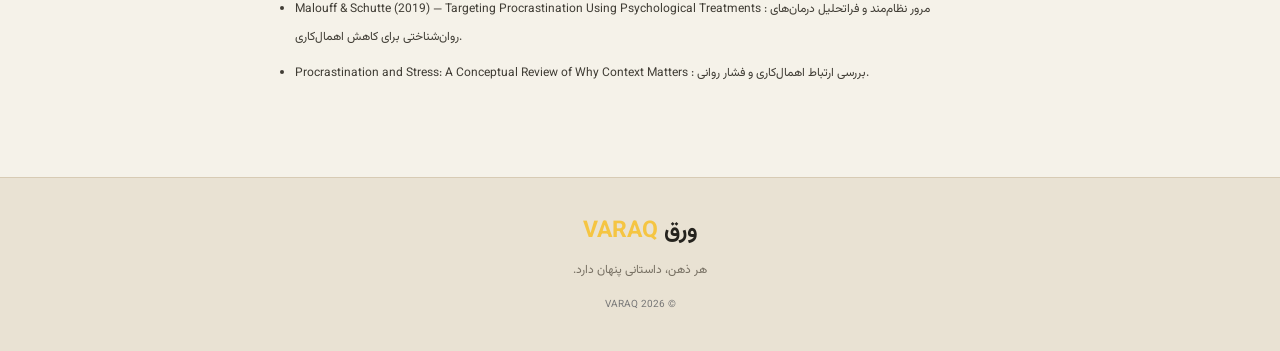
<file: article-5.html>
<!doctype html>
<html lang="prs" dir="rtl">
<head>
<meta charset="utf-8">
<meta name="viewport" content="width=device-width, initial-scale=1">

<meta name="description" content="چرا کارهایت را مدام به تعویق می‌اندازی؟ با دلایل روان‌شناختی اهمال‌کاری، نقش احساسات و راهکارهای علمی برای شروع کار آشنا شوید. مقاله‌ای از ورق VARAQ به زبان دری.">

<meta name="theme-color" content="#f5f2e9">

<link rel="canonical" href="https://varaq.eu/article-5.html">

<meta property="og:title" content="چرا کارهایت را مدام به تعویق می‌اندازی؟ | ورق VARAQ">
<meta property="og:description" content="شاید مشکل تنبلی نباشد؛ گاهی مغز برای فرار از احساس ناخوشایند، کارهای مهم را عقب می‌اندازد.">
<meta property="og:url" content="https://varaq.eu/article-5.html">
<meta property="og:type" content="article">
<meta property="og:locale" content="fa_AF">

<title>چرا کارهایت را مدام به تعویق می‌اندازی؟ | ورق VARAQ</title>

<link rel="stylesheet" href="styles.css?v=3">
</head>

<body class="article-page">

<header class="article-header">
<a class="brand dark-brand" href="index.html">
<span class="brand-mark">و</span>
<span>
<strong>ورق <b>VARAQ</b></strong>
<small>هر ذهن، داستانی پنهان دارد</small>
</span>
</a>

<nav>
<a href="index.html">خانه</a>
<a href="index.html#articles">مقالات</a>
<a href="books.html">خلاصه کتاب</a>
<a href="index.html#about">درباره ورق</a>
</nav>
</header>

<main class="article-main">

<a class="back-link" href="index.html#articles">← بازگشت به مقاله‌ها</a>

<header class="article-title">

<span class="article-category">روان‌شناسی ذهن</span>

<h1>چرا کارهایت را مدام به تعویق می‌اندازی؟</h1>

<p class="article-deck">
بارها تصمیم می‌گیری کاری را شروع کنی، اما ناگهان خودت را در حال انجام هر کاری جز همان وظیفه پیدا می‌کنی. چرا شروع کردن این‌قدر دشوار می‌شود؟
</p>

<div class="article-meta">
<span>ورق VARAQ</span>
<span>مقاله پنجم</span>
<span>حدود ۵ دقیقه مطالعه</span>
</div>

</header>

<div class="article-cover">
<div class="cover-phone">•••<span></span></div>
<p>
همیشه می‌گویی فردا،<br>
<b>اما چرا امروز شروع نمی‌کنی؟</b>
</p>
</div>

<article class="prose">

<p class="lead">
تا حال شده کاری مهم در پیش داشته باشی، اما به‌جای انجام دادنش، ساعت‌ها با موبایل سرگرم شوی، ویدیو ببینی یا کارهای کوچک و غیرضروری انجام بدهی؟ در ذهنت می‌گویی کمی بعد شروع می‌کنم. اما آن کمی بعد، گاهی به فردا و حتی هفته آینده تبدیل می‌شود. این رفتار را در روان‌شناسی «اهمال‌کاری» یا تعویق کار می‌نامند.
</p>

<h2>آیا واقعاً مشکل از تنبلی است؟</h2>

<p>
وقتی کاری را عقب می‌اندازی، شاید اولین فکری که به ذهنت برسد این باشد که آدم تنبلی هستی. اما روان‌شناسی تصویر پیچیده‌تری از این رفتار ارائه می‌کند.
</p>

<p>
اهمال‌کاری همیشه به معنای نداشتن علاقه یا انگیزه نیست. گاهی فرد می‌داند انجام یک کار برایش مهم است، حتی می‌خواهد آن را تمام کند، اما با وجود این تصمیم، شروع کردن را به تأخیر می‌اندازد.
</p>

<p>
پژوهش‌های روان‌شناسی نشان داده‌اند که عواملی مانند دشوار یا ناخوشایند بودن وظیفه، اعتماد نداشتن به توانایی خود، حواس‌پرتی و تکانشگری می‌توانند با تعویق کار ارتباط داشته باشند.
</p>

<h2>گاهی از کار فرار نمی‌کنی؛ از احساس خودت فرار می‌کنی</h2>

<p>
یکی از توضیح‌های مهم روان‌شناختی درباره اهمال‌کاری، ارتباط آن با تنظیم احساسات است.
</p>

<p>
تصور کن باید یک پروژه دشوار را انجام بدهی. همین که به آن فکر می‌کنی، ممکن است احساس اضطراب، خستگی، سردرگمی یا ترس از اشتباه کردن در تو ایجاد شود.
</p>

<p>
در آن لحظه، مغز ممکن است به‌دنبال راهی باشد که این احساس ناخوشایند را کاهش بدهد. موبایل، بازی، شبکه‌های اجتماعی یا حتی مرتب کردن چیزهای غیرضروری می‌توانند برای مدتی توجهت را از آن وظیفه دور کنند.
</p>

<p>
در نتیجه، با کنار گذاشتن کار احساس بهتری پیدا می‌کنی؛ اما این آرامش معمولاً کوتاه‌مدت است.
</p>

<blockquote>
گاهی ما کارها را به تعویق نمی‌اندازیم چون انجام دادنشان برایمان مهم نیست؛ آن‌ها را عقب می‌اندازیم چون روبه‌رو شدن با احساسات همراه آن کار برایمان دشوار است.
</blockquote>

<h2>چرخه‌ای که هر بار تکرار می‌شود</h2>

<p>
اهمال‌کاری می‌تواند به یک چرخه تکراری تبدیل شود:
</p>

<ul>
<li><strong>مرحله اول:</strong> با یک وظیفه دشوار یا ناخوشایند روبه‌رو می‌شوی.</li>
<li><strong>مرحله دوم:</strong> احساس اضطراب، خستگی یا بی‌میلی پیدا می‌کنی.</li>
<li><strong>مرحله سوم:</strong> برای بهتر شدن حال خود، انجام کار را عقب می‌اندازی.</li>
<li><strong>مرحله چهارم:</strong> زمان می‌گذرد، اما وظیفه هنوز انجام نشده است.</li>
<li><strong>مرحله پنجم:</strong> فشار زمانی، نگرانی و احساس گناه بیشتر می‌شود.</li>
</ul>

<p>
در این حالت، کاری که ابتدا دشوار به نظر می‌رسید، ممکن است حالا با فشار بیشتری همراه شود. همین فشار می‌تواند شروع کردن را دوباره دشوارتر کند.
</p>

<h2>چرا منتظر انگیزه ماندن همیشه جواب نمی‌دهد؟</h2>

<p>
بسیاری از ما تصور می‌کنیم ابتدا باید انگیزه پیدا کنیم و بعد کار را شروع کنیم. اما انگیزه همیشه پیش از شروع ظاهر نمی‌شود.
</p>

<p>
گاهی وقتی کار را آغاز می‌کنی، حتی اگر فقط یک قدم کوچک باشد، احساس سردرگمی کمتر می‌شود و ادامه دادن آسان‌تر به نظر می‌رسد.
</p>

<p>
به همین دلیل، به‌جای منتظر ماندن برای یک احساس عالی، بهتر است شرایط شروع کردن را ساده‌تر کنی.
</p>

<h2>چگونه چرخه تعویق کار را بشکنیم؟</h2>

<p>
برای شروع، لازم نیست یک برنامه پیچیده بسازی. چند تغییر ساده می‌تواند کمک‌کننده باشد:
</p>

<ul>
<li><strong>کار بزرگ را کوچک کن:</strong> به‌جای فکر کردن به تمام پروژه، فقط اولین قدم آن را مشخص کن.</li>
<li><strong>قانون پنج دقیقه را امتحان کن:</strong> به خودت بگو فقط پنج دقیقه روی آن کار می‌کنم. هدف، شروع کردن است؛ نه تمام کردن همه چیز.</li>
<li><strong>زمان مشخص تعیین کن:</strong> به‌جای اینکه بگویی بعداً انجام می‌دهم، یک زمان مشخص برای شروع انتخاب کن.</li>
<li><strong>حواس‌پرتی را کاهش بده:</strong> موبایل را کمی دورتر بگذار و محیط کار را ساده‌تر کن.</li>
<li><strong>با خودت مهربان باش:</strong> سرزنش کردن خودت همیشه کمکی به شروع کردن نمی‌کند. تلاش کن دلیل تعویق را بشناسی و دوباره آغاز کنی.</li>
</ul>

<h2>یک روش ساده برای شروع</h2>

<p>
برای مثال، اگر باید یک مقاله بنویسی، به‌جای اینکه به تمام مقاله فکر کنی، فقط فایل را باز کن و سه جمله ابتدایی را بنویس.
</p>

<p>
اگر باید درس بخوانی، فقط کتاب را باز کن و یک صفحه بخوان.
</p>

<p>
اگر باید ورزش کنی، فقط لباس ورزشی‌ات را آماده کن و چند دقیقه حرکت کن.
</p>

<p>
همچنین می‌توانی برای خودت یک برنامه مشخص بسازی: «وقتی ساعت هفت شد، موبایلم را کنار می‌گذارم و پنج دقیقه روی کارم تمرکز می‌کنم.» این نوع برنامه‌ریزی، زمان و رفتار شروع را روشن می‌کند.
</p>

<h2>یک پرسش برای خودت</h2>

<p>
دفعه بعد که کاری را به تعویق انداختی، پیش از اینکه خودت را تنبل خطاب کنی، لحظه‌ای مکث کن و از خودت بپرس:
</p>

<blockquote>
«من دقیقاً از چه چیزی فرار می‌کنم؟ از سختی کار، از ترس اشتباه کردن یا از احساسی که هنگام شروع به سراغم می‌آید؟»
</blockquote>

<p>
شاید پاسخ همین پرسش کمک کند دلیل واقعی تعویق را بهتر بشناسی.
</p>

<p>
یادت باشد، لازم نیست همه کارها را یک‌باره انجام بدهی. گاهی یک شروع کوچک، از ساعت‌ها فکر کردن به شروع کردن ارزشمندتر است.
</p>

<p class="editorial-note">
یادداشت تحریریه: این مقاله برای آگاهی عمومی تهیه شده است. اهمال‌کاری دلایل گوناگونی دارد و یک رفتار واحد را نمی‌توان برای همه افراد با یک علت توضیح داد. اگر تعویق کار به‌صورت پایدار زندگی روزمره‌ات را مختل می‌کند، مشوره با متخصص سلامت روان می‌تواند مفید باشد.
</p>

<div class="article-cta">
<h3>این موضوع را در قالب ویدیو ببین</h3>
<p>
در ویدیوی پنجم VARAQ با شخصیت Alex ببین چرا گاهی کارهای مهم خود را عقب می‌اندازیم.
</p>
<a href="https://www.youtube.com/@varaqmind" target="_blank" rel="noopener">
رفتن به کانال VARAQ ↗
</a>
</div>

<div class="sources">

<h3>منابع علمی و برای مطالعه بیشتر</h3>

<ul>

<li>
<a href="https://pubmed.ncbi.nlm.nih.gov/17201571/" target="_blank" rel="noopener">
Steel (2007) — The Nature of Procrastination
</a>
: فراتحلیل علمی درباره عوامل مرتبط با اهمال‌کاری.
</li>

<li>
<a href="https://doi.org/10.1111/spc3.12011" target="_blank" rel="noopener">
Sirois &amp; Pychyl (2013) — Procrastination and the Priority of Short-Term Mood Regulation
</a>
: نقش تنظیم کوتاه‌مدت احساسات در تعویق کار.
</li>

<li>
<a href="https://pubmed.ncbi.nlm.nih.gov/30214421/" target="_blank" rel="noopener">
Malouff &amp; Schutte (2019) — Targeting Procrastination Using Psychological Treatments
</a>
: مرور نظام‌مند و فراتحلیل درمان‌های روان‌شناختی برای کاهش اهمال‌کاری.
</li>

<li>
<a href="https://pmc.ncbi.nlm.nih.gov/articles/PMC10049005/" target="_blank" rel="noopener">
Procrastination and Stress: A Conceptual Review of Why Context Matters
</a>
: بررسی ارتباط اهمال‌کاری و فشار روانی.
</li>

</ul>

</div>

</article>
</main>

<footer class="site-footer light-footer">
<a class="footer-brand" href="index.html">ورق <b>VARAQ</b></a>
<p>هر ذهن، داستانی پنهان دارد.</p>
<small>© 2026 VARAQ</small>
</footer>

<script src="script.js"></script>

<!-- Cloudflare Web Analytics -->
<script type="module" src="https://static.cloudflareinsights.com/beacon.min.js" data-cf-beacon='{"token":"1dc7a06d4ff44a8cb4a771f1d8b8fd3a"}'></script>
<!-- End Cloudflare Web Analytics -->

</body>
</html>
</file>
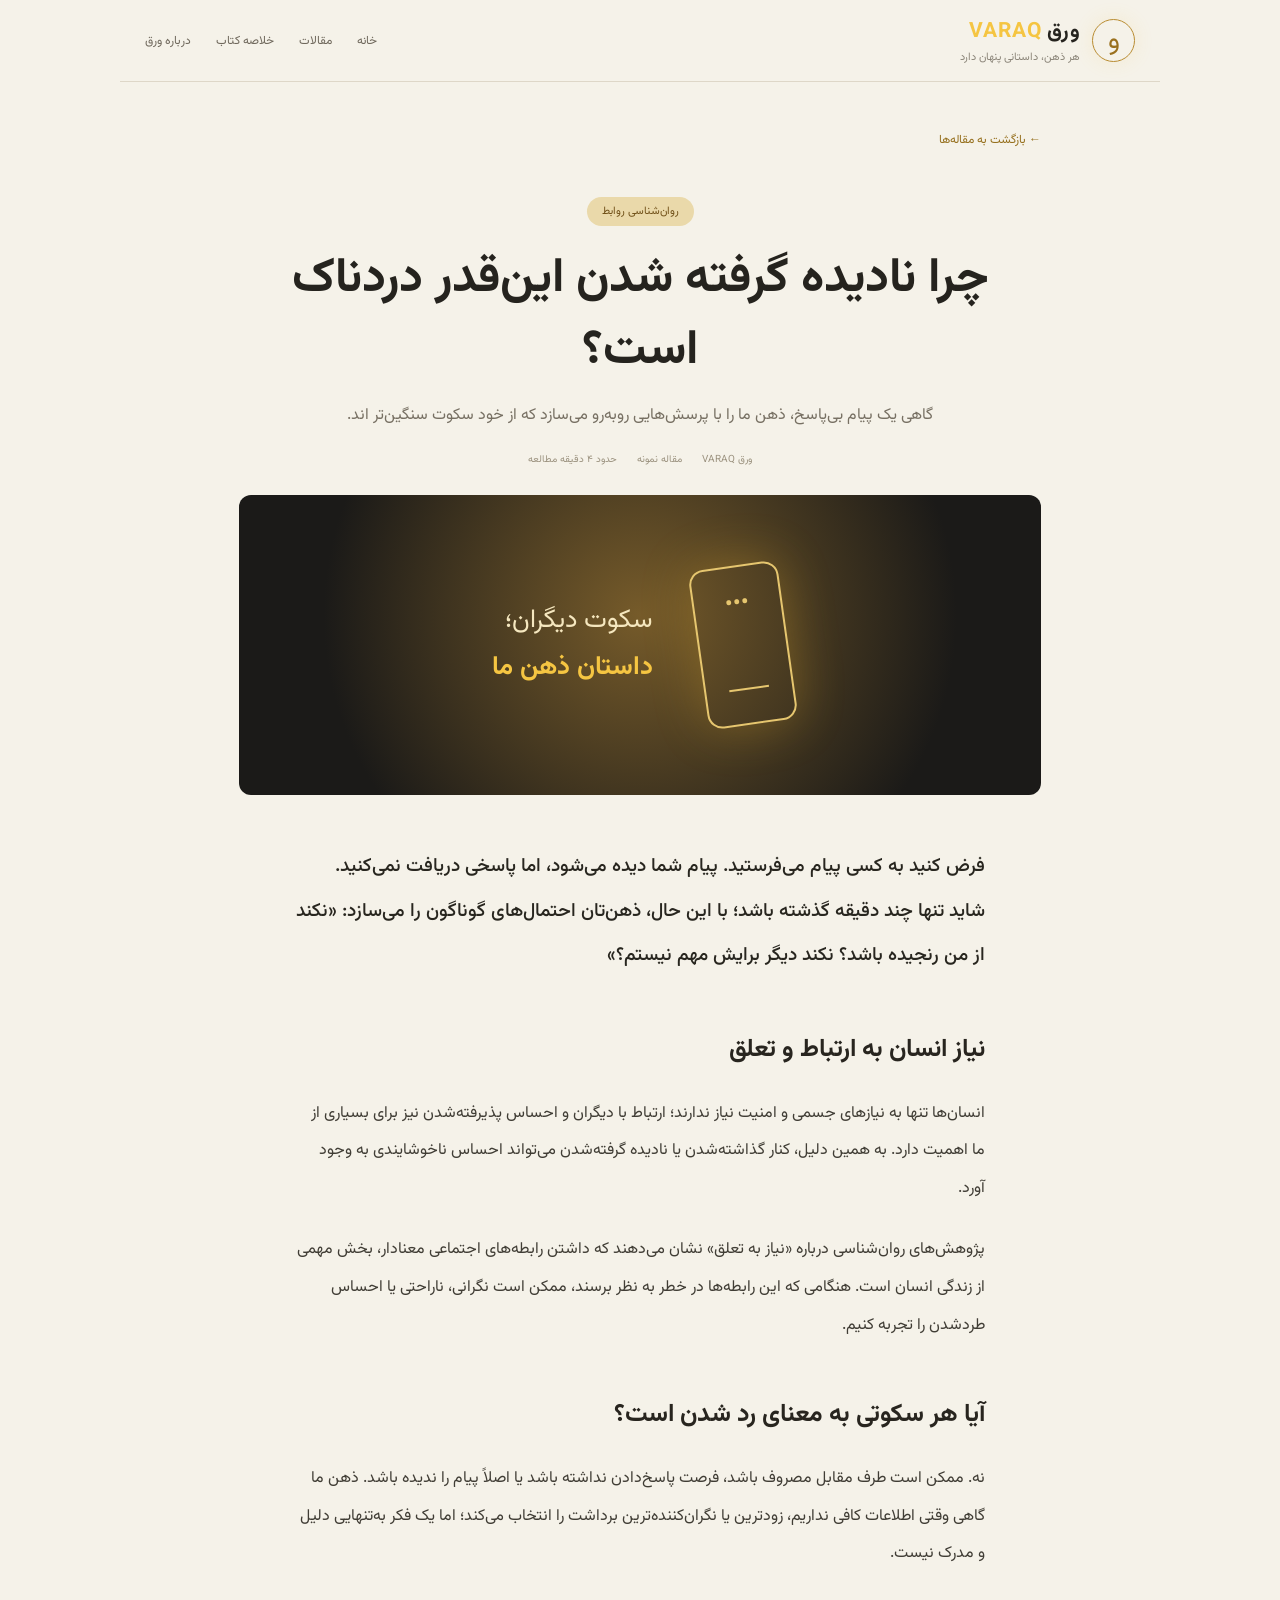
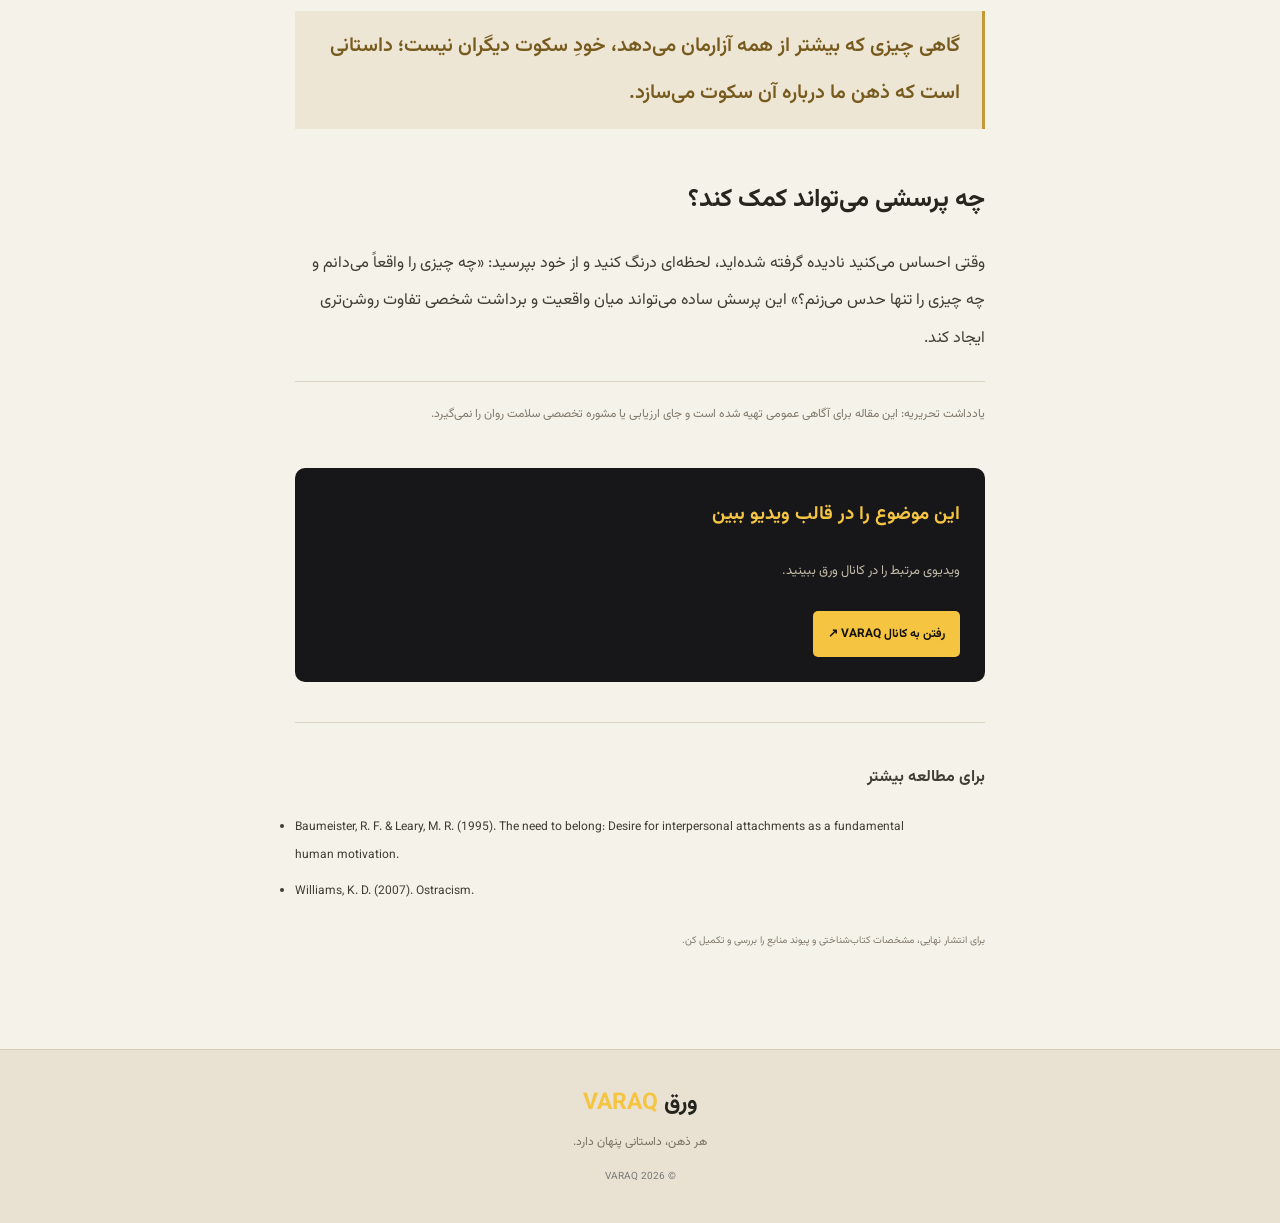
<file: article.html>
<!doctype html>
<html lang="fa" dir="rtl">
<head>
  <meta charset="utf-8"><meta name="viewport" content="width=device-width, initial-scale=1">
<meta name="description" content="چرا وقتی کسی ما را نادیده می‌گیرد احساس طردشدن و ناراحتی می‌کنیم؟ با مفهوم نیاز به تعلق و تأثیر نادیده گرفته شدن بر ذهن و احساسات در این مقاله دری از ورق VARAQ آشنا شوید.">
  <meta name="theme-color" content="#f5f2e9">
<title>چرا نادیده گرفته شدن دردناک است؟ | روان‌شناسی روابط – ورق</title>
  <link rel="stylesheet" href="styles.css?v=3">
</head>
<body class="article-page">
  <header class="article-header">
    <a class="brand dark-brand" href="index.html"><span class="brand-mark">و</span><span><strong>ورق <b>VARAQ</b></strong><small>هر ذهن، داستانی پنهان دارد</small></span></a>
    <nav><a href="index.html">خانه</a><a href="index.html#articles">مقالات</a><a href="books.html">خلاصه کتاب</a><a href="index.html#about">درباره ورق</a></nav>
  </header>
  <main class="article-main">
    <a class="back-link" href="index.html#articles">← بازگشت به مقاله‌ها</a>
    <header class="article-title">
      <span class="article-category">روان‌شناسی روابط</span>
      <h1>چرا نادیده گرفته شدن این‌قدر دردناک است؟</h1>
      <p class="article-deck">گاهی یک پیام بی‌پاسخ، ذهن ما را با پرسش‌هایی روبه‌رو می‌سازد که از خود سکوت سنگین‌تر اند.</p>
      <div class="article-meta"><span>ورق VARAQ</span><span>مقاله نمونه</span><span>حدود ۴ دقیقه مطالعه</span></div>
    </header>
    <div class="article-cover"><div class="cover-phone">•••<span></span></div><p>سکوت دیگران؛<br><b>داستان ذهن ما</b></p></div>
    <article class="prose">
      <p class="lead">فرض کنید به کسی پیام می‌فرستید. پیام شما دیده می‌شود، اما پاسخی دریافت نمی‌کنید. شاید تنها چند دقیقه گذشته باشد؛ با این حال، ذهن‌تان احتمال‌های گوناگون را می‌سازد: «نکند از من رنجیده باشد؟ نکند دیگر برایش مهم نیستم؟»</p>
      <h2>نیاز انسان به ارتباط و تعلق</h2>
      <p>انسان‌ها تنها به نیازهای جسمی و امنیت نیاز ندارند؛ ارتباط با دیگران و احساس پذیرفته‌شدن نیز برای بسیاری از ما اهمیت دارد. به همین دلیل، کنار گذاشته‌شدن یا نادیده گرفته‌شدن می‌تواند احساس ناخوشایندی به وجود آورد.</p>
      <p>پژوهش‌های روان‌شناسی درباره «نیاز به تعلق» نشان می‌دهند که داشتن رابطه‌های اجتماعی معنادار، بخش مهمی از زندگی انسان است. هنگامی که این رابطه‌ها در خطر به نظر برسند، ممکن است نگرانی، ناراحتی یا احساس طردشدن را تجربه کنیم.</p>
      <h2>آیا هر سکوتی به معنای رد شدن است؟</h2>
      <p>نه. ممکن است طرف مقابل مصروف باشد، فرصت پاسخ‌دادن نداشته باشد یا اصلاً پیام را ندیده باشد. ذهن ما گاهی وقتی اطلاعات کافی نداریم، زودترین یا نگران‌کننده‌ترین برداشت را انتخاب می‌کند؛ اما یک فکر به‌تنهایی دلیل و مدرک نیست.</p>
      <blockquote>گاهی چیزی که بیشتر از همه آزارمان می‌دهد، خودِ سکوت دیگران نیست؛ داستانی است که ذهن ما درباره آن سکوت می‌سازد.</blockquote>
      <h2>چه پرسشی می‌تواند کمک کند؟</h2>
      <p>وقتی احساس می‌کنید نادیده گرفته شده‌اید، لحظه‌ای درنگ کنید و از خود بپرسید: «چه چیزی را واقعاً می‌دانم و چه چیزی را تنها حدس می‌زنم؟» این پرسش ساده می‌تواند میان واقعیت و برداشت شخصی تفاوت روشن‌تری ایجاد کند.</p>
      <p class="editorial-note">یادداشت تحریریه: این مقاله برای آگاهی عمومی تهیه شده است و جای ارزیابی یا مشوره تخصصی سلامت روان را نمی‌گیرد.</p>
      <div class="article-cta"><h3>این موضوع را در قالب ویدیو ببین</h3><p>ویدیوی مرتبط را در کانال ورق ببینید.</p><a href="https://www.youtube.com/@varaqmind" target="_blank" rel="noopener">رفتن به کانال VARAQ ↗</a></div>
      <div class="sources"><h3>برای مطالعه بیشتر</h3><ul><li>Baumeister, R. F. & Leary, M. R. (1995). The need to belong: Desire for interpersonal attachments as a fundamental human motivation.</li><li>Williams, K. D. (2007). Ostracism.</li></ul><small>برای انتشار نهایی، مشخصات کتاب‌شناختی و پیوند منابع را بررسی و تکمیل کن.</small></div>
    </article>
  </main>
  <footer class="site-footer light-footer"><a class="footer-brand" href="index.html">ورق <b>VARAQ</b></a><p>هر ذهن، داستانی پنهان دارد.</p><small>© 2026 VARAQ</small></footer>
  <script src="script.js"></script>

  <!-- Cloudflare Web Analytics --><script type='module' src='https://static.cloudflareinsights.com/beacon.min.js' data-cf-beacon='{"token": "1dc7a06d4ff44a8cb4a771f1d8b8fd3a"}'></script><!-- End Cloudflare Web Analytics -->

  
</body>
</html>
</file>
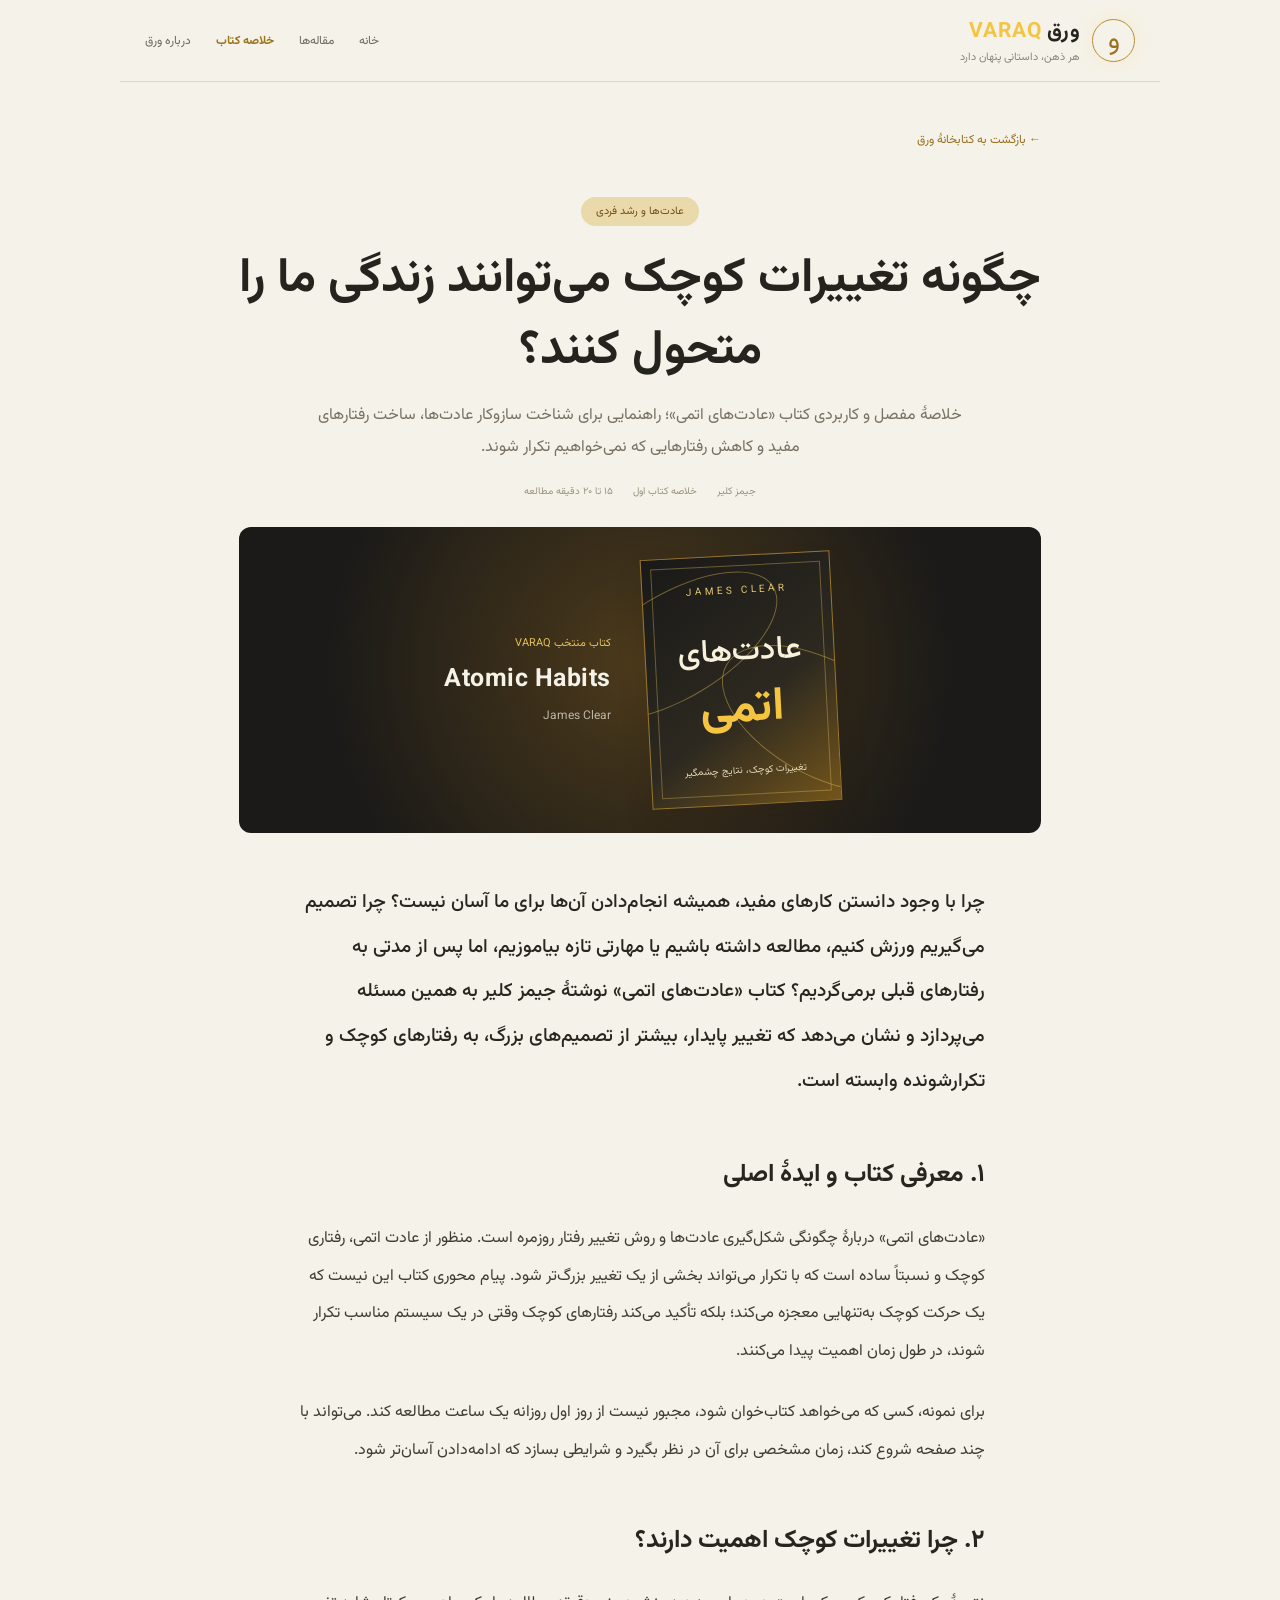
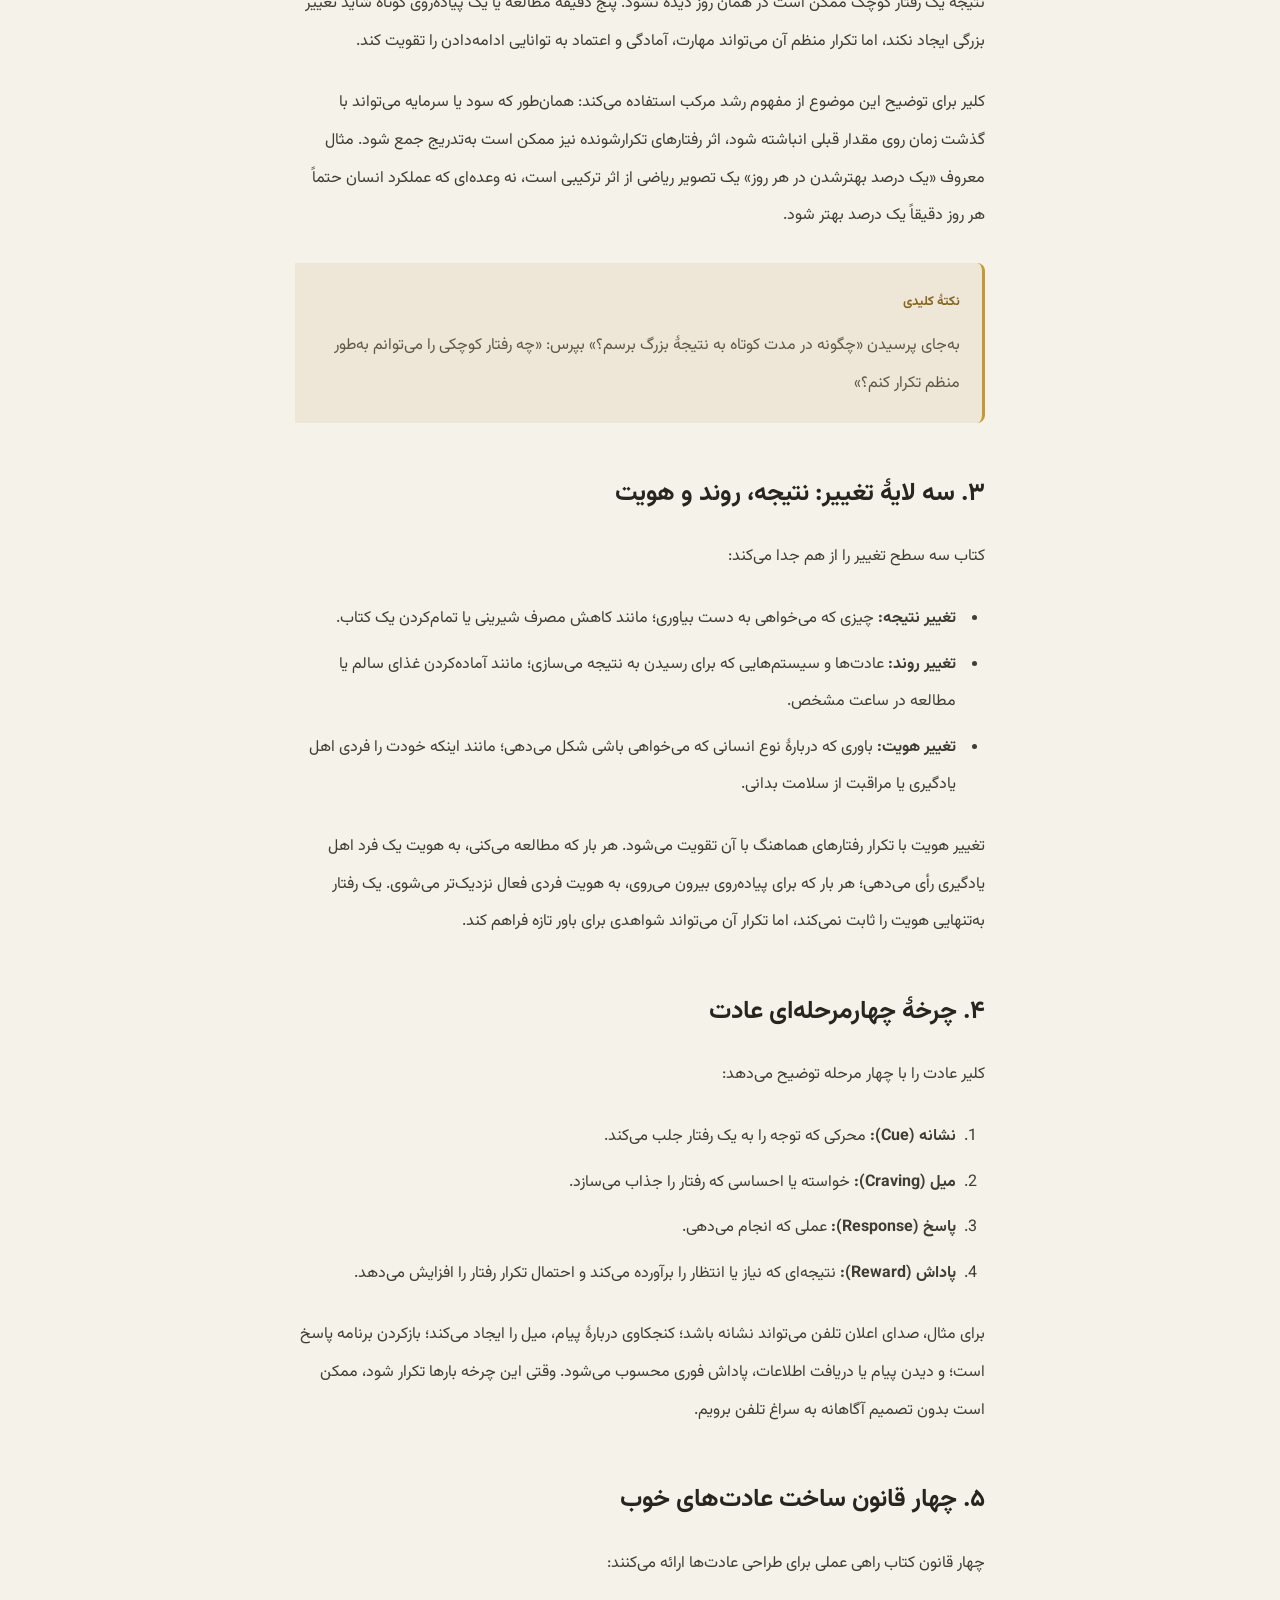
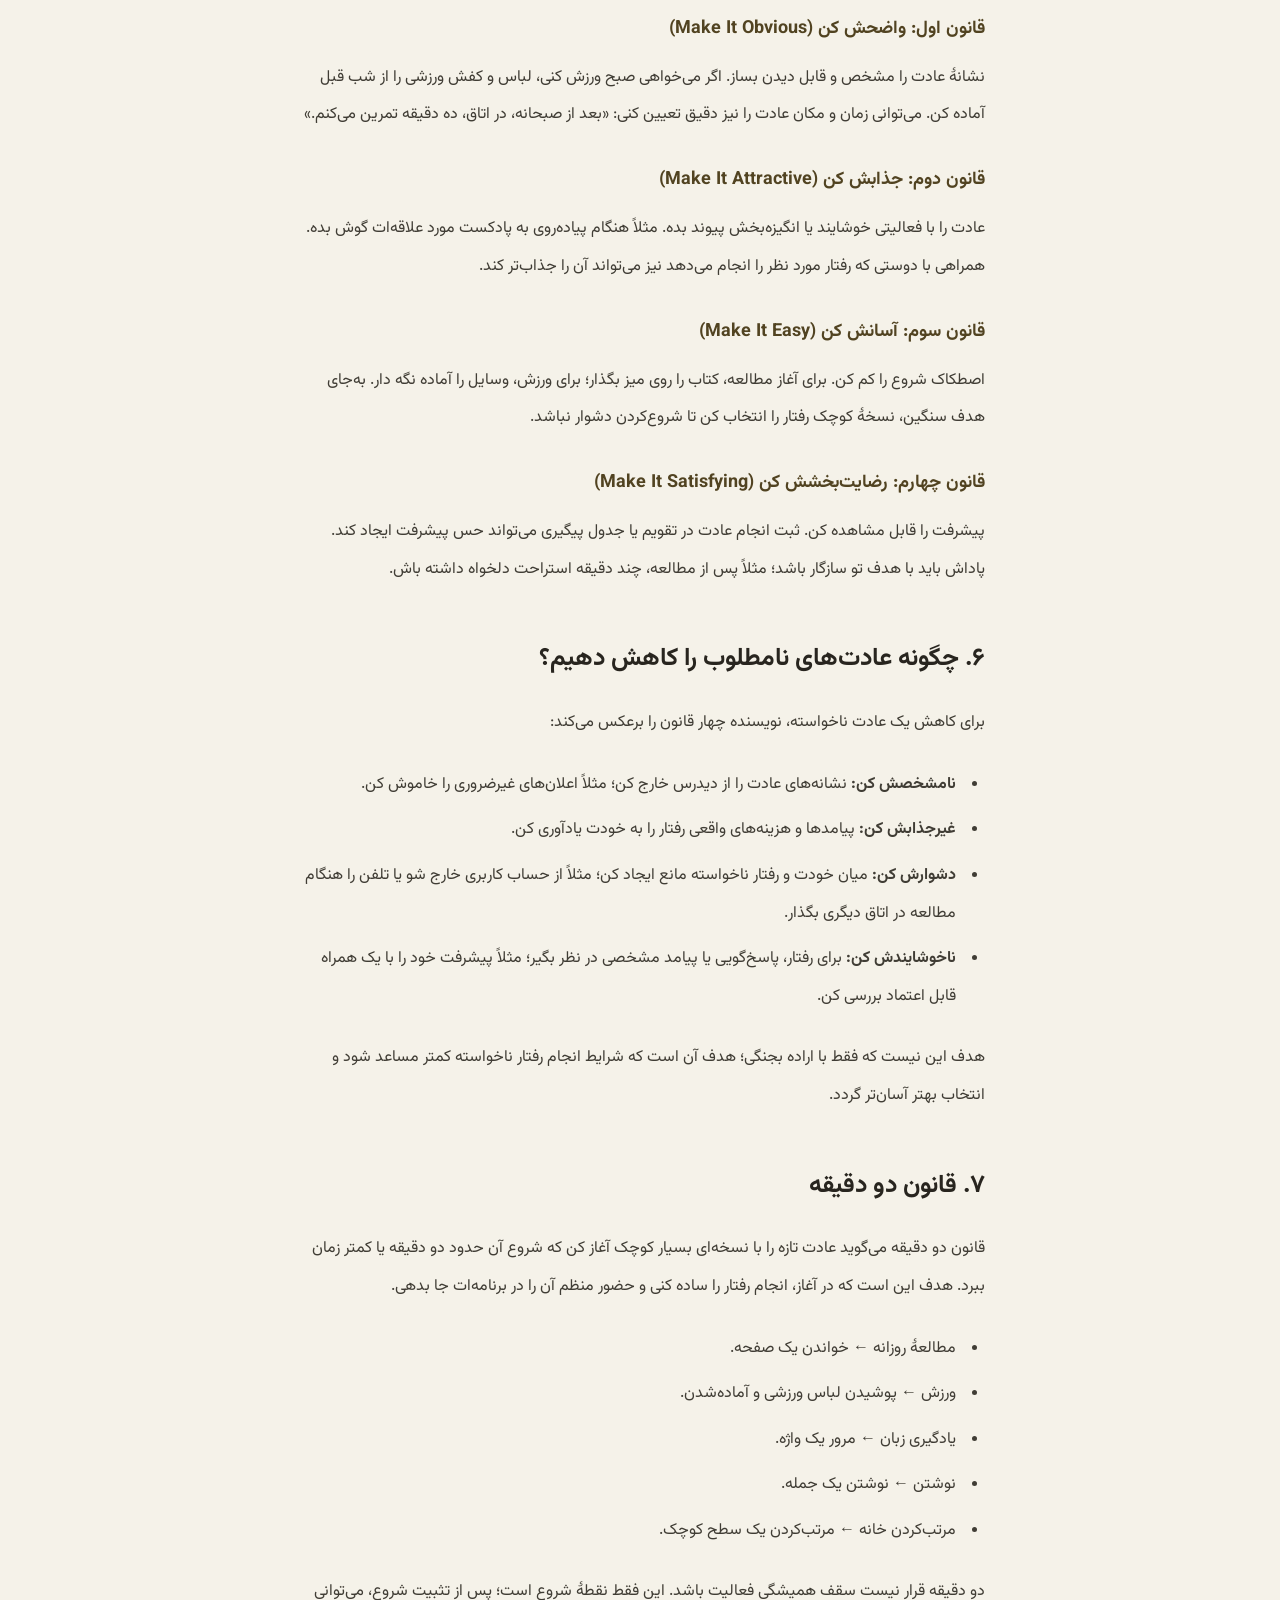
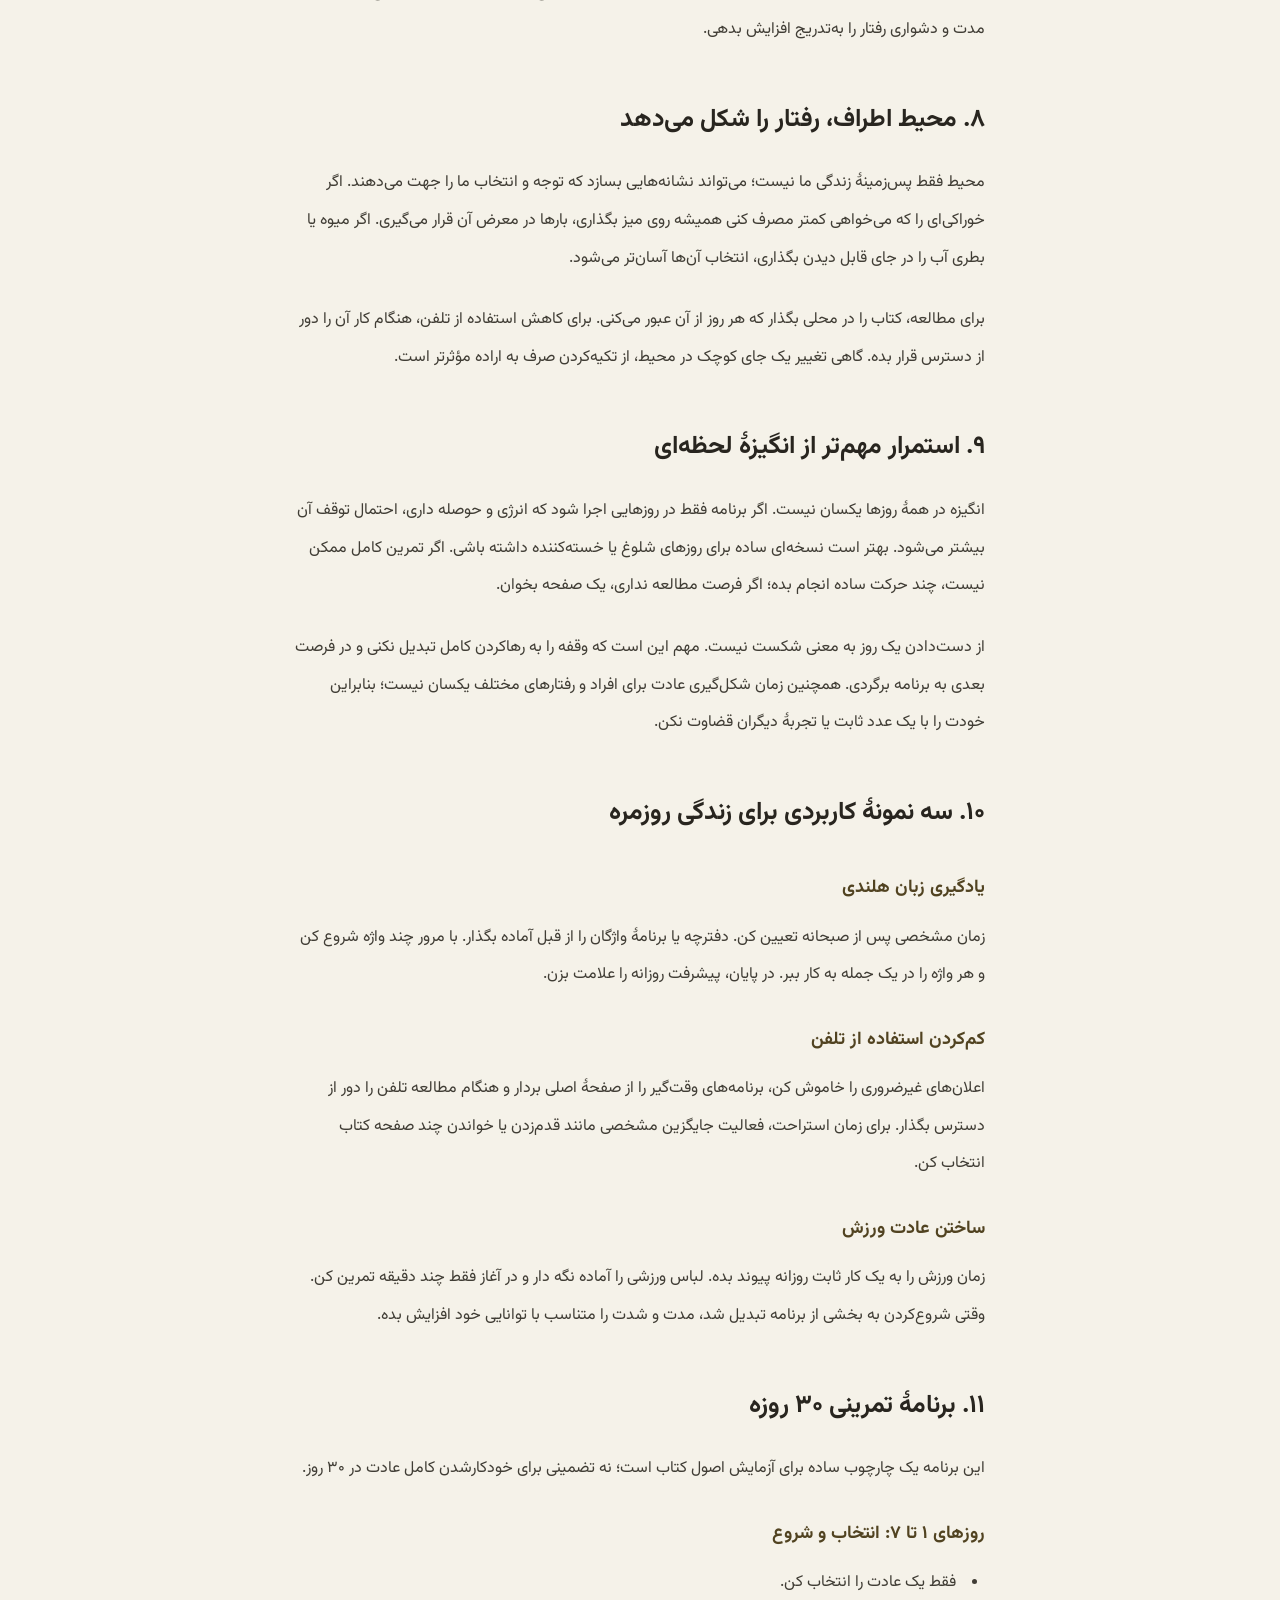
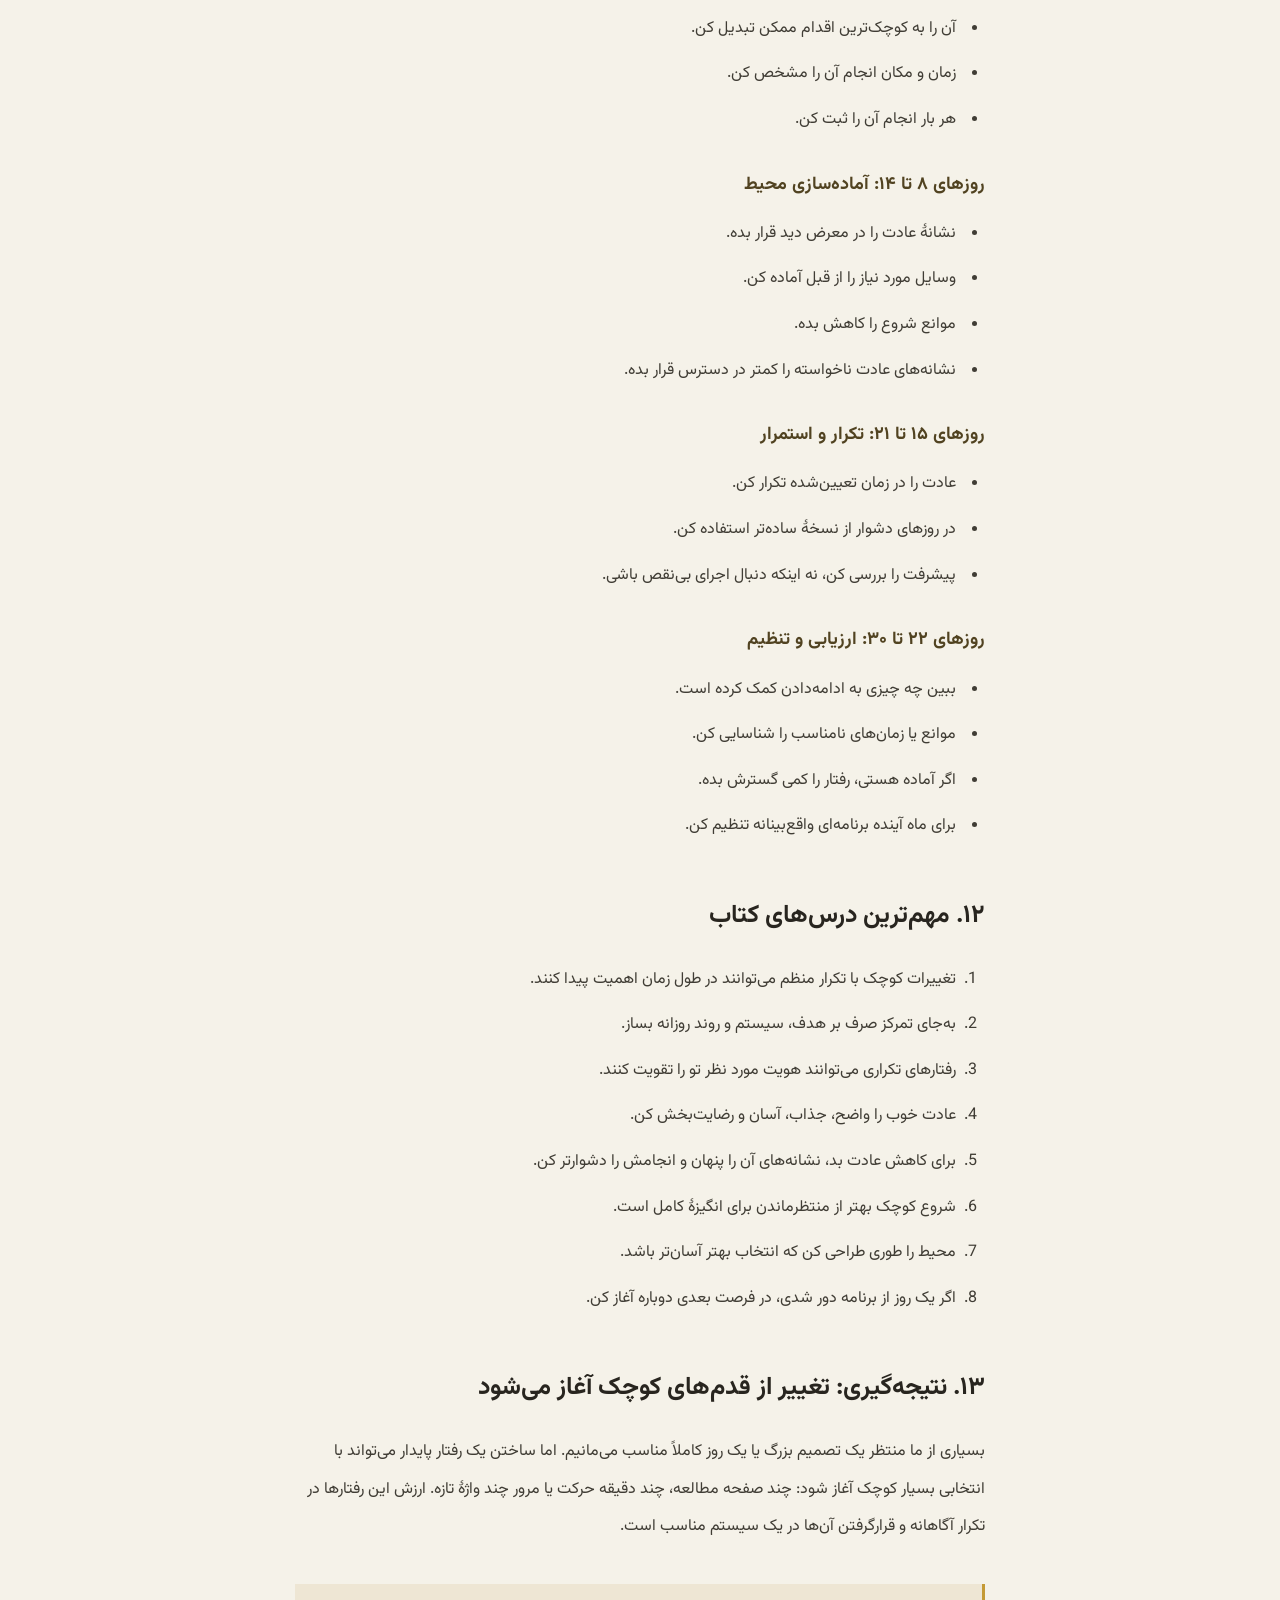
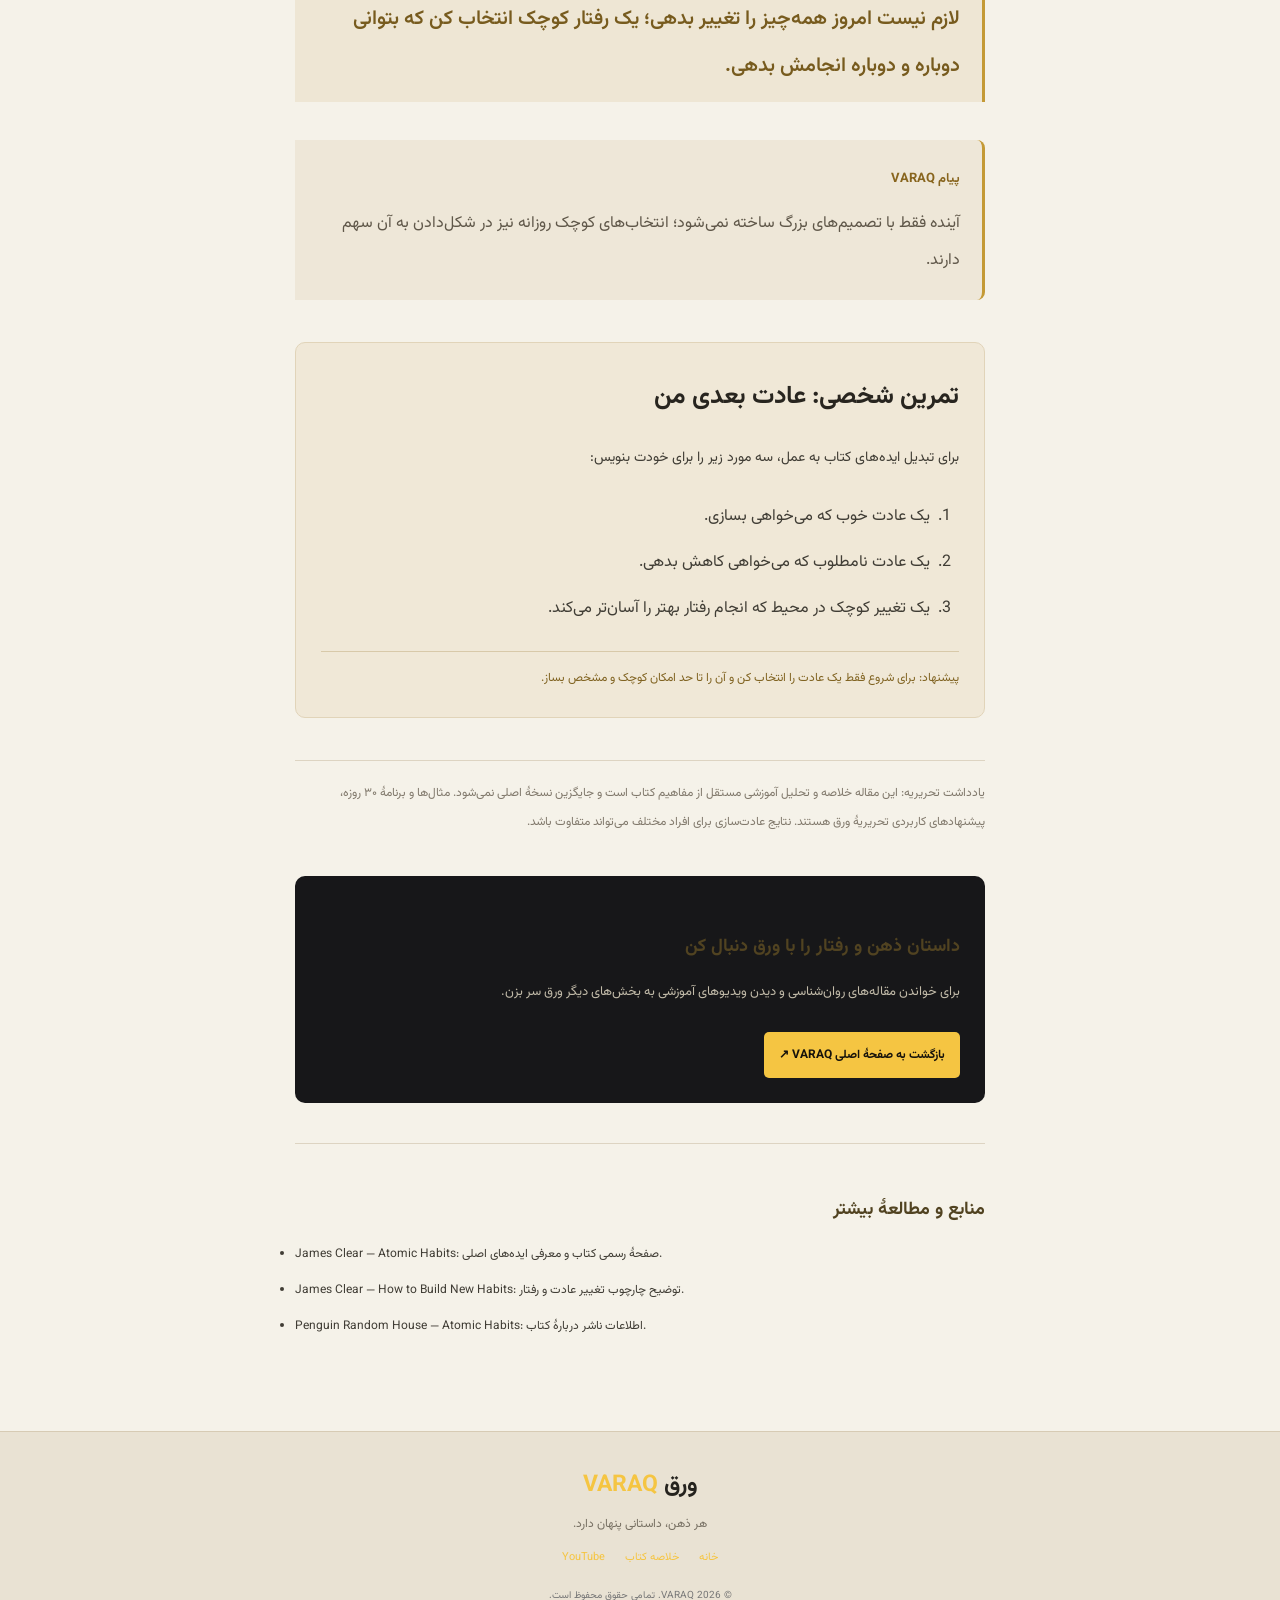
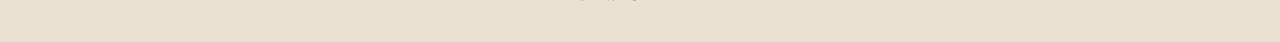
<file: atomic-habits.html>
<!doctype html>
<html lang="prs" dir="rtl">
<head>
  <meta charset="utf-8">
  <meta name="viewport" content="width=device-width, initial-scale=1">
  <meta name="description" content="خلاصهٔ مفصل و کاربردی کتاب عادت‌های اتمی اثر جیمز کلیر؛ چهار قانون ساخت عادت، تغییر هویت، قانون دو دقیقه و برنامهٔ عملی برای زندگی روزمره.">
  <meta name="theme-color" content="#f5f2e9">
  <link rel="canonical" href="https://varaq.eu/atomic-habits.html">
  <meta property="og:title" content="خلاصه کتاب عادت‌های اتمی | ورق VARAQ">
  <meta property="og:description" content="چگونه تغییرات کوچک می‌توانند رفتار و زندگی ما را در طول زمان تغییر دهند؟ خلاصه‌ای مفصل و کاربردی به زبان دری.">
  <meta property="og:url" content="https://varaq.eu/atomic-habits.html">
  <meta property="og:type" content="article">
  <meta property="og:locale" content="fa_AF">
  <title>خلاصه کتاب عادت‌های اتمی (Atomic Habits) | ورق VARAQ</title>
  <link rel="stylesheet" href="styles.css?v=3">
  <script type="application/ld+json">
  {
    "@context": "https://schema.org",
    "@type": "Article",
    "headline": "خلاصه کتاب عادت‌های اتمی (Atomic Habits)",
    "description": "خلاصهٔ مفصل و کاربردی کتاب عادت‌های اتمی اثر جیمز کلیر به زبان دری.",
    "inLanguage": "prs",
    "author": {"@type": "Organization", "name": "تحریریه ورق VARAQ"},
    "publisher": {"@type": "Organization", "name": "ورق VARAQ", "url": "https://varaq.eu/"},
    "about": {"@type": "Book", "name": "Atomic Habits", "author": {"@type": "Person", "name": "James Clear"}}
  }
  </script>
</head>
<body class="article-page book-article-page">
  <header class="article-header">
    <a class="brand dark-brand" href="index.html" aria-label="ورق VARAQ"><span class="brand-mark">و</span><span><strong>ورق <b>VARAQ</b></strong><small>هر ذهن، داستانی پنهان دارد</small></span></a>
    <nav aria-label="منوی اصلی"><a href="index.html">خانه</a><a href="index.html#articles">مقاله‌ها</a><a class="nav-current" href="books.html">خلاصه کتاب</a><a href="index.html#about">درباره ورق</a></nav>
  </header>

  <main class="article-main">
    <a class="back-link" href="books.html">← بازگشت به کتابخانهٔ ورق</a>
    <header class="article-title">
      <span class="article-category">عادت‌ها و رشد فردی</span>
      <h1>چگونه تغییرات کوچک می‌توانند زندگی ما را متحول کنند؟</h1>
      <p class="article-deck">خلاصهٔ مفصل و کاربردی کتاب «عادت‌های اتمی»؛ راهنمایی برای شناخت سازوکار عادت‌ها، ساخت رفتارهای مفید و کاهش رفتارهایی که نمی‌خواهیم تکرار شوند.</p>
      <div class="article-meta"><span>جیمز کلیر</span><span>خلاصه کتاب اول</span><span>۱۵ تا ۲۰ دقیقه مطالعه</span></div>
    </header>

    <div class="book-article-cover">
      <div class="atomic-cover atomic-cover-large" aria-label="طرح گرافیکی عادت‌های اتمی">
        <span class="cover-topline">JAMES CLEAR</span><span class="cover-title">عادت‌های<br><b>اتمی</b></span><span class="cover-subtitle">تغییرات کوچک، نتایج چشمگیر</span><span class="cover-orbit cover-orbit-one"></span><span class="cover-orbit cover-orbit-two"></span>
      </div>
      <div class="book-cover-caption"><span>کتاب منتخب VARAQ</span><strong>Atomic Habits</strong><small>James Clear</small></div>
    </div>

    <article class="prose book-prose">
      <p class="lead">چرا با وجود دانستن کارهای مفید، همیشه انجام‌دادن آن‌ها برای ما آسان نیست؟ چرا تصمیم می‌گیریم ورزش کنیم، مطالعه داشته باشیم یا مهارتی تازه بیاموزیم، اما پس از مدتی به رفتارهای قبلی برمی‌گردیم؟ کتاب «عادت‌های اتمی» نوشتهٔ جیمز کلیر به همین مسئله می‌پردازد و نشان می‌دهد که تغییر پایدار، بیشتر از تصمیم‌های بزرگ، به رفتارهای کوچک و تکرارشونده وابسته است.</p>

      <h2 id="intro">۱. معرفی کتاب و ایدهٔ اصلی</h2>
      <p>«عادت‌های اتمی» دربارهٔ چگونگی شکل‌گیری عادت‌ها و روش تغییر رفتار روزمره است. منظور از عادت اتمی، رفتاری کوچک و نسبتاً ساده است که با تکرار می‌تواند بخشی از یک تغییر بزرگ‌تر شود. پیام محوری کتاب این نیست که یک حرکت کوچک به‌تنهایی معجزه می‌کند؛ بلکه تأکید می‌کند رفتارهای کوچک وقتی در یک سیستم مناسب تکرار شوند، در طول زمان اهمیت پیدا می‌کنند.</p>
      <p>برای نمونه، کسی که می‌خواهد کتاب‌خوان شود، مجبور نیست از روز اول روزانه یک ساعت مطالعه کند. می‌تواند با چند صفحه شروع کند، زمان مشخصی برای آن در نظر بگیرد و شرایطی بسازد که ادامه‌دادن آسان‌تر شود.</p>

      <h2 id="small-changes">۲. چرا تغییرات کوچک اهمیت دارند؟</h2>
      <p>نتیجهٔ یک رفتار کوچک ممکن است در همان روز دیده نشود. پنج دقیقه مطالعه یا یک پیاده‌روی کوتاه شاید تغییر بزرگی ایجاد نکند، اما تکرار منظم آن می‌تواند مهارت، آمادگی و اعتماد به توانایی ادامه‌دادن را تقویت کند.</p>
      <p>کلیر برای توضیح این موضوع از مفهوم رشد مرکب استفاده می‌کند: همان‌طور که سود یا سرمایه می‌تواند با گذشت زمان روی مقدار قبلی انباشته شود، اثر رفتارهای تکرارشونده نیز ممکن است به‌تدریج جمع شود. مثال معروف «یک درصد بهترشدن در هر روز» یک تصویر ریاضی از اثر ترکیبی است، نه وعده‌ای که عملکرد انسان حتماً هر روز دقیقاً یک درصد بهتر شود.</p>
      <div class="book-insight"><strong>نکتهٔ کلیدی</strong><p>به‌جای پرسیدن «چگونه در مدت کوتاه به نتیجهٔ بزرگ برسم؟» بپرس: «چه رفتار کوچکی را می‌توانم به‌طور منظم تکرار کنم؟»</p></div>

      <h2 id="identity">۳. سه لایهٔ تغییر: نتیجه، روند و هویت</h2>
      <p>کتاب سه سطح تغییر را از هم جدا می‌کند:</p>
      <ul>
        <li><strong>تغییر نتیجه:</strong> چیزی که می‌خواهی به دست بیاوری؛ مانند کاهش مصرف شیرینی یا تمام‌کردن یک کتاب.</li>
        <li><strong>تغییر روند:</strong> عادت‌ها و سیستم‌هایی که برای رسیدن به نتیجه می‌سازی؛ مانند آماده‌کردن غذای سالم یا مطالعه در ساعت مشخص.</li>
        <li><strong>تغییر هویت:</strong> باوری که دربارهٔ نوع انسانی که می‌خواهی باشی شکل می‌دهی؛ مانند اینکه خودت را فردی اهل یادگیری یا مراقبت از سلامت بدانی.</li>
      </ul>
      <p>تغییر هویت با تکرار رفتارهای هماهنگ با آن تقویت می‌شود. هر بار که مطالعه می‌کنی، به هویت یک فرد اهل یادگیری رأی می‌دهی؛ هر بار که برای پیاده‌روی بیرون می‌روی، به هویت فردی فعال نزدیک‌تر می‌شوی. یک رفتار به‌تنهایی هویت را ثابت نمی‌کند، اما تکرار آن می‌تواند شواهدی برای باور تازه فراهم کند.</p>

      <h2 id="habit-loop">۴. چرخهٔ چهارمرحله‌ای عادت</h2>
      <p>کلیر عادت را با چهار مرحله توضیح می‌دهد:</p>
      <ol>
        <li><strong>نشانه (Cue):</strong> محرکی که توجه را به یک رفتار جلب می‌کند.</li>
        <li><strong>میل (Craving):</strong> خواسته یا احساسی که رفتار را جذاب می‌سازد.</li>
        <li><strong>پاسخ (Response):</strong> عملی که انجام می‌دهی.</li>
        <li><strong>پاداش (Reward):</strong> نتیجه‌ای که نیاز یا انتظار را برآورده می‌کند و احتمال تکرار رفتار را افزایش می‌دهد.</li>
      </ol>
      <p>برای مثال، صدای اعلان تلفن می‌تواند نشانه باشد؛ کنجکاوی دربارهٔ پیام، میل را ایجاد می‌کند؛ بازکردن برنامه پاسخ است؛ و دیدن پیام یا دریافت اطلاعات، پاداش فوری محسوب می‌شود. وقتی این چرخه بارها تکرار شود، ممکن است بدون تصمیم آگاهانه به سراغ تلفن برویم.</p>

      <h2 id="four-laws">۵. چهار قانون ساخت عادت‌های خوب</h2>
      <p>چهار قانون کتاب راهی عملی برای طراحی عادت‌ها ارائه می‌کنند:</p>
      <h3>قانون اول: واضحش کن (Make It Obvious)</h3>
      <p>نشانهٔ عادت را مشخص و قابل دیدن بساز. اگر می‌خواهی صبح ورزش کنی، لباس و کفش ورزشی را از شب قبل آماده کن. می‌توانی زمان و مکان عادت را نیز دقیق تعیین کنی: «بعد از صبحانه، در اتاق، ده دقیقه تمرین می‌کنم.»</p>
      <h3>قانون دوم: جذابش کن (Make It Attractive)</h3>
      <p>عادت را با فعالیتی خوشایند یا انگیزه‌بخش پیوند بده. مثلاً هنگام پیاده‌روی به پادکست مورد علاقه‌ات گوش بده. همراهی با دوستی که رفتار مورد نظر را انجام می‌دهد نیز می‌تواند آن را جذاب‌تر کند.</p>
      <h3>قانون سوم: آسانش کن (Make It Easy)</h3>
      <p>اصطکاک شروع را کم کن. برای آغاز مطالعه، کتاب را روی میز بگذار؛ برای ورزش، وسایل را آماده نگه دار. به‌جای هدف سنگین، نسخهٔ کوچک رفتار را انتخاب کن تا شروع‌کردن دشوار نباشد.</p>
      <h3>قانون چهارم: رضایت‌بخشش کن (Make It Satisfying)</h3>
      <p>پیشرفت را قابل مشاهده کن. ثبت انجام عادت در تقویم یا جدول پیگیری می‌تواند حس پیشرفت ایجاد کند. پاداش باید با هدف تو سازگار باشد؛ مثلاً پس از مطالعه، چند دقیقه استراحت دلخواه داشته باش.</p>

      <h2 id="bad-habits">۶. چگونه عادت‌های نامطلوب را کاهش دهیم؟</h2>
      <p>برای کاهش یک عادت ناخواسته، نویسنده چهار قانون را برعکس می‌کند:</p>
      <ul>
        <li><strong>نامشخصش کن:</strong> نشانه‌های عادت را از دیدرس خارج کن؛ مثلاً اعلان‌های غیرضروری را خاموش کن.</li>
        <li><strong>غیرجذابش کن:</strong> پیامدها و هزینه‌های واقعی رفتار را به خودت یادآوری کن.</li>
        <li><strong>دشوارش کن:</strong> میان خودت و رفتار ناخواسته مانع ایجاد کن؛ مثلاً از حساب کاربری خارج شو یا تلفن را هنگام مطالعه در اتاق دیگری بگذار.</li>
        <li><strong>ناخوشایندش کن:</strong> برای رفتار، پاسخ‌گویی یا پیامد مشخصی در نظر بگیر؛ مثلاً پیشرفت خود را با یک همراه قابل اعتماد بررسی کن.</li>
      </ul>
      <p>هدف این نیست که فقط با اراده بجنگی؛ هدف آن است که شرایط انجام رفتار ناخواسته کمتر مساعد شود و انتخاب بهتر آسان‌تر گردد.</p>

      <h2 id="two-minute">۷. قانون دو دقیقه</h2>
      <p>قانون دو دقیقه می‌گوید عادت تازه را با نسخه‌ای بسیار کوچک آغاز کن که شروع آن حدود دو دقیقه یا کمتر زمان ببرد. هدف این است که در آغاز، انجام رفتار را ساده کنی و حضور منظم آن را در برنامه‌ات جا بدهی.</p>
      <ul>
        <li>مطالعهٔ روزانه ← خواندن یک صفحه.</li>
        <li>ورزش ← پوشیدن لباس ورزشی و آماده‌شدن.</li>
        <li>یادگیری زبان ← مرور یک واژه.</li>
        <li>نوشتن ← نوشتن یک جمله.</li>
        <li>مرتب‌کردن خانه ← مرتب‌کردن یک سطح کوچک.</li>
      </ul>
      <p>دو دقیقه قرار نیست سقف همیشگی فعالیت باشد. این فقط نقطهٔ شروع است؛ پس از تثبیت شروع، می‌توانی مدت و دشواری رفتار را به‌تدریج افزایش بدهی.</p>

      <h2 id="environment">۸. محیط اطراف، رفتار را شکل می‌دهد</h2>
      <p>محیط فقط پس‌زمینهٔ زندگی ما نیست؛ می‌تواند نشانه‌هایی بسازد که توجه و انتخاب ما را جهت می‌دهند. اگر خوراکی‌ای را که می‌خواهی کمتر مصرف کنی همیشه روی میز بگذاری، بارها در معرض آن قرار می‌گیری. اگر میوه یا بطری آب را در جای قابل دیدن بگذاری، انتخاب آن‌ها آسان‌تر می‌شود.</p>
      <p>برای مطالعه، کتاب را در محلی بگذار که هر روز از آن عبور می‌کنی. برای کاهش استفاده از تلفن، هنگام کار آن را دور از دسترس قرار بده. گاهی تغییر یک جای کوچک در محیط، از تکیه‌کردن صرف به اراده مؤثرتر است.</p>

      <h2 id="consistency">۹. استمرار مهم‌تر از انگیزهٔ لحظه‌ای</h2>
      <p>انگیزه در همهٔ روزها یکسان نیست. اگر برنامه فقط در روزهایی اجرا شود که انرژی و حوصله داری، احتمال توقف آن بیشتر می‌شود. بهتر است نسخه‌ای ساده برای روزهای شلوغ یا خسته‌کننده داشته باشی. اگر تمرین کامل ممکن نیست، چند حرکت ساده انجام بده؛ اگر فرصت مطالعه نداری، یک صفحه بخوان.</p>
      <p>از دست‌دادن یک روز به معنی شکست نیست. مهم این است که وقفه را به رهاکردن کامل تبدیل نکنی و در فرصت بعدی به برنامه برگردی. همچنین زمان شکل‌گیری عادت برای افراد و رفتارهای مختلف یکسان نیست؛ بنابراین خودت را با یک عدد ثابت یا تجربهٔ دیگران قضاوت نکن.</p>

      <h2 id="examples">۱۰. سه نمونهٔ کاربردی برای زندگی روزمره</h2>
      <h3>یادگیری زبان هلندی</h3>
      <p>زمان مشخصی پس از صبحانه تعیین کن. دفترچه یا برنامهٔ واژگان را از قبل آماده بگذار. با مرور چند واژه شروع کن و هر واژه را در یک جمله به کار ببر. در پایان، پیشرفت روزانه را علامت بزن.</p>
      <h3>کم‌کردن استفاده از تلفن</h3>
      <p>اعلان‌های غیرضروری را خاموش کن، برنامه‌های وقت‌گیر را از صفحهٔ اصلی بردار و هنگام مطالعه تلفن را دور از دسترس بگذار. برای زمان استراحت، فعالیت جایگزین مشخصی مانند قدم‌زدن یا خواندن چند صفحه کتاب انتخاب کن.</p>
      <h3>ساختن عادت ورزش</h3>
      <p>زمان ورزش را به یک کار ثابت روزانه پیوند بده. لباس ورزشی را آماده نگه دار و در آغاز فقط چند دقیقه تمرین کن. وقتی شروع‌کردن به بخشی از برنامه تبدیل شد، مدت و شدت را متناسب با توانایی خود افزایش بده.</p>

      <h2 id="plan">۱۱. برنامهٔ تمرینی ۳۰ روزه</h2>
      <p>این برنامه یک چارچوب ساده برای آزمایش اصول کتاب است؛ نه تضمینی برای خودکارشدن کامل عادت در ۳۰ روز.</p>
      <h3>روزهای ۱ تا ۷: انتخاب و شروع</h3>
      <ul><li>فقط یک عادت را انتخاب کن.</li><li>آن را به کوچک‌ترین اقدام ممکن تبدیل کن.</li><li>زمان و مکان انجام آن را مشخص کن.</li><li>هر بار انجام آن را ثبت کن.</li></ul>
      <h3>روزهای ۸ تا ۱۴: آماده‌سازی محیط</h3>
      <ul><li>نشانهٔ عادت را در معرض دید قرار بده.</li><li>وسایل مورد نیاز را از قبل آماده کن.</li><li>موانع شروع را کاهش بده.</li><li>نشانه‌های عادت ناخواسته را کمتر در دسترس قرار بده.</li></ul>
      <h3>روزهای ۱۵ تا ۲۱: تکرار و استمرار</h3>
      <ul><li>عادت را در زمان تعیین‌شده تکرار کن.</li><li>در روزهای دشوار از نسخهٔ ساده‌تر استفاده کن.</li><li>پیشرفت را بررسی کن، نه اینکه دنبال اجرای بی‌نقص باشی.</li></ul>
      <h3>روزهای ۲۲ تا ۳۰: ارزیابی و تنظیم</h3>
      <ul><li>ببین چه چیزی به ادامه‌دادن کمک کرده است.</li><li>موانع یا زمان‌های نامناسب را شناسایی کن.</li><li>اگر آماده هستی، رفتار را کمی گسترش بده.</li><li>برای ماه آینده برنامه‌ای واقع‌بینانه تنظیم کن.</li></ul>

      <h2 id="takeaways">۱۲. مهم‌ترین درس‌های کتاب</h2>
      <ol>
        <li>تغییرات کوچک با تکرار منظم می‌توانند در طول زمان اهمیت پیدا کنند.</li>
        <li>به‌جای تمرکز صرف بر هدف، سیستم و روند روزانه بساز.</li>
        <li>رفتارهای تکراری می‌توانند هویت مورد نظر تو را تقویت کنند.</li>
        <li>عادت خوب را واضح، جذاب، آسان و رضایت‌بخش کن.</li>
        <li>برای کاهش عادت بد، نشانه‌های آن را پنهان و انجامش را دشوارتر کن.</li>
        <li>شروع کوچک بهتر از منتظرماندن برای انگیزهٔ کامل است.</li>
        <li>محیط را طوری طراحی کن که انتخاب بهتر آسان‌تر باشد.</li>
        <li>اگر یک روز از برنامه دور شدی، در فرصت بعدی دوباره آغاز کن.</li>
      </ol>

      <h2 id="conclusion">۱۳. نتیجه‌گیری: تغییر از قدم‌های کوچک آغاز می‌شود</h2>
      <p>بسیاری از ما منتظر یک تصمیم بزرگ یا یک روز کاملاً مناسب می‌مانیم. اما ساختن یک رفتار پایدار می‌تواند با انتخابی بسیار کوچک آغاز شود: چند صفحه مطالعه، چند دقیقه حرکت یا مرور چند واژهٔ تازه. ارزش این رفتارها در تکرار آگاهانه و قرارگرفتن آن‌ها در یک سیستم مناسب است.</p>
      <blockquote>لازم نیست امروز همه‌چیز را تغییر بدهی؛ یک رفتار کوچک انتخاب کن که بتوانی دوباره و دوباره انجامش بدهی.</blockquote>
      <div class="book-insight"><strong>پیام VARAQ</strong><p>آینده فقط با تصمیم‌های بزرگ ساخته نمی‌شود؛ انتخاب‌های کوچک روزانه نیز در شکل‌دادن به آن سهم دارند.</p></div>

      <div class="book-workbook" id="practice">
        <h2>تمرین شخصی: عادت بعدی من</h2>
        <p>برای تبدیل ایده‌های کتاب به عمل، سه مورد زیر را برای خودت بنویس:</p>
        <ol><li>یک عادت خوب که می‌خواهی بسازی.</li><li>یک عادت نامطلوب که می‌خواهی کاهش بدهی.</li><li>یک تغییر کوچک در محیط که انجام رفتار بهتر را آسان‌تر می‌کند.</li></ol>
        <p class="workbook-reminder">پیشنهاد: برای شروع فقط یک عادت را انتخاب کن و آن را تا حد امکان کوچک و مشخص بساز.</p>
      </div>

      <p class="editorial-note">یادداشت تحریریه: این مقاله خلاصه و تحلیل آموزشی مستقل از مفاهیم کتاب است و جایگزین نسخهٔ اصلی نمی‌شود. مثال‌ها و برنامهٔ ۳۰ روزه، پیشنهادهای کاربردی تحریریهٔ ورق هستند. نتایج عادت‌سازی برای افراد مختلف می‌تواند متفاوت باشد.</p>

      <div class="article-cta">
        <h3>داستان ذهن و رفتار را با ورق دنبال کن</h3>
        <p>برای خواندن مقاله‌های روان‌شناسی و دیدن ویدیوهای آموزشی به بخش‌های دیگر ورق سر بزن.</p>
        <a href="index.html">بازگشت به صفحهٔ اصلی VARAQ ↗</a>
      </div>

      <div class="sources">
        <h3>منابع و مطالعهٔ بیشتر</h3>
        <ul>
          <li><a href="https://jamesclear.com/atomic-habits" target="_blank" rel="noopener">James Clear — Atomic Habits</a>: صفحهٔ رسمی کتاب و معرفی ایده‌های اصلی.</li>
          <li><a href="https://jamesclear.com/three-steps-habit-change" target="_blank" rel="noopener">James Clear — How to Build New Habits</a>: توضیح چارچوب تغییر عادت و رفتار.</li>
          <li><a href="https://www.penguinrandomhouse.com/books/537759/atomic-habits-by-james-clear/" target="_blank" rel="noopener">Penguin Random House — Atomic Habits</a>: اطلاعات ناشر دربارهٔ کتاب.</li>
        </ul>
      </div>
    </article>
  </main>

  <footer class="site-footer light-footer">
    <a class="footer-brand" href="index.html">ورق <b>VARAQ</b></a>
    <p>هر ذهن، داستانی پنهان دارد.</p>
    <div><a href="index.html">خانه</a><a href="books.html">خلاصه کتاب</a><a href="https://www.youtube.com/@varaqmind" target="_blank" rel="noopener">YouTube</a></div>
    <small>© 2026 VARAQ. تمامی حقوق محفوظ است.</small>
  </footer>
  <script src="script.js"></script>

  <!-- Cloudflare Web Analytics --><script type='module' src='https://static.cloudflareinsights.com/beacon.min.js' data-cf-beacon='{"token": "1dc7a06d4ff44a8cb4a771f1d8b8fd3a"}'></script><!-- End Cloudflare Web Analytics -->

  
</body>
</html>
</file>
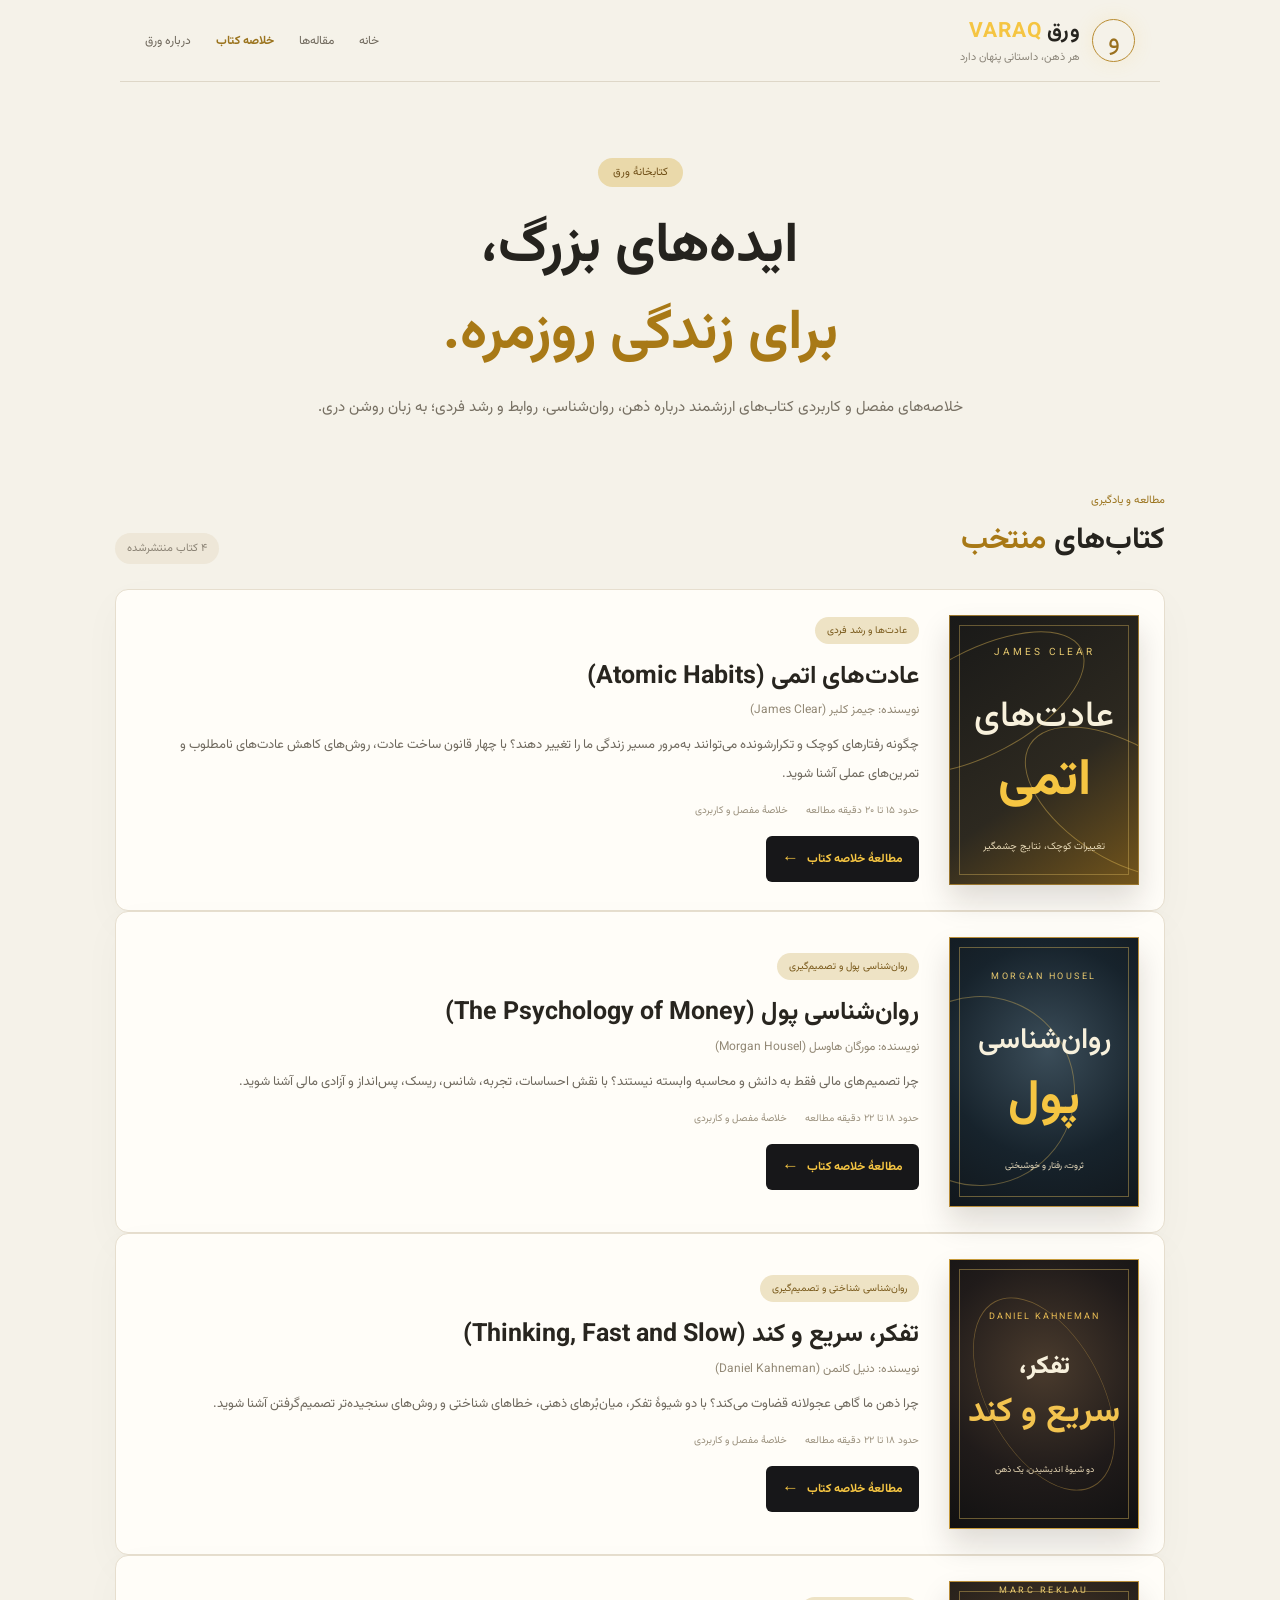
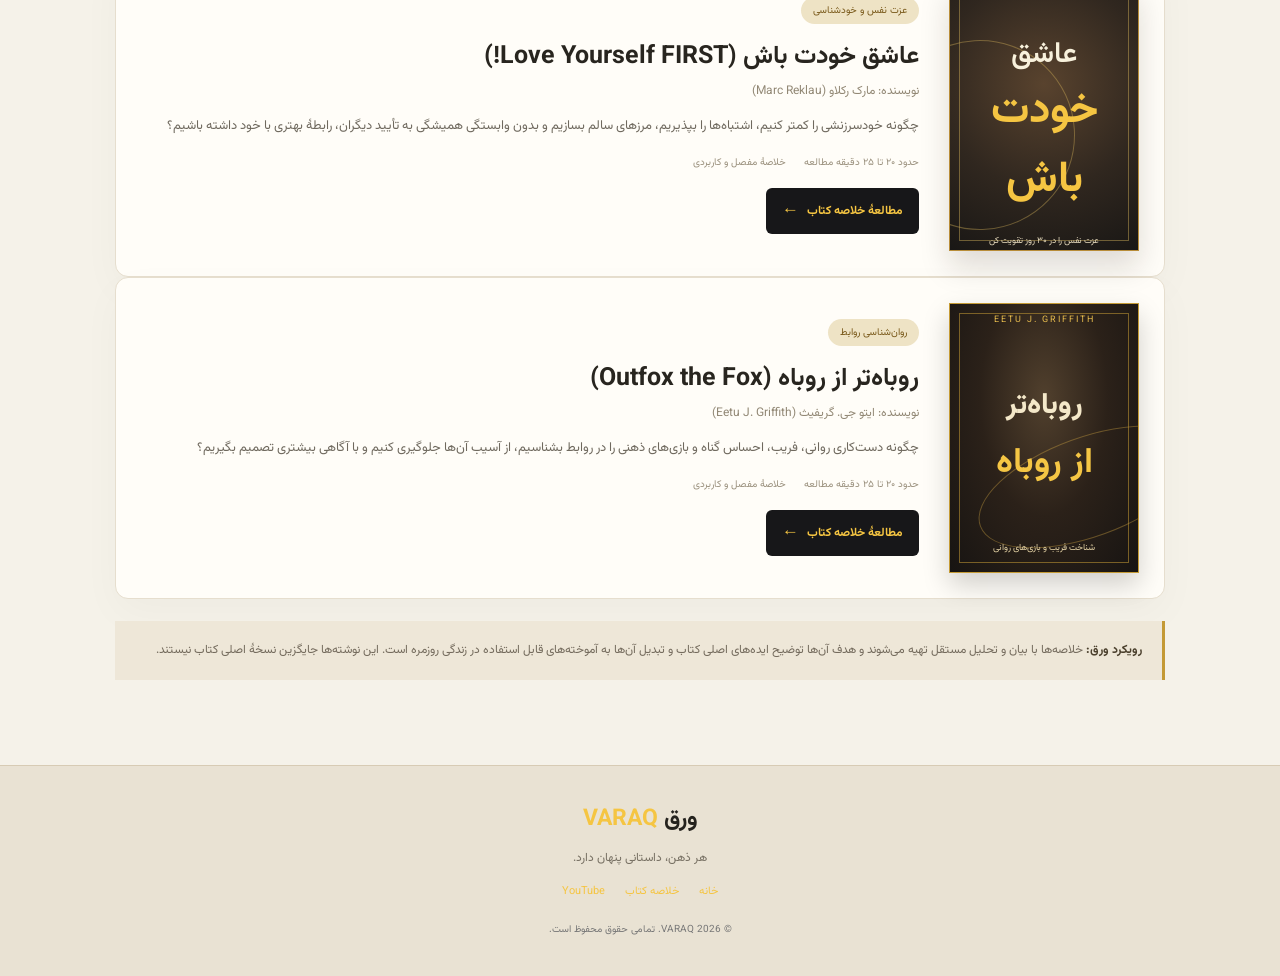
<file: books.html>
<!doctype html>
<html lang="prs" dir="rtl">
<head>
  <meta charset="utf-8">
  <meta name="viewport" content="width=device-width, initial-scale=1">
  <meta name="description" content="خلاصه‌های مفصل و کاربردی کتاب‌های مشهور درباره روان‌شناسی، ذهن، عادت‌ها، روابط و رشد فردی به زبان دری در ورق VARAQ.">
  <meta name="theme-color" content="#f5f2e9">
  <link rel="canonical" href="https://varaq.eu/books.html">
  <meta property="og:title" content="خلاصه کتاب‌ها | ورق VARAQ">
  <meta property="og:description" content="ایده‌های مهم کتاب‌های ارزشمند را به زبان دری بخوانید و در زندگی روزمره به کار ببرید.">
  <meta property="og:url" content="https://varaq.eu/books.html">
  <meta property="og:type" content="website">
  <title>خلاصه کتاب‌ها | ورق VARAQ</title>
  <link rel="stylesheet" href="styles.css?v=5">
</head>
<body class="article-page books-page">
  <header class="article-header">
    <a class="brand dark-brand" href="index.html" aria-label="ورق VARAQ"><span class="brand-mark">و</span><span><strong>ورق <b>VARAQ</b></strong><small>هر ذهن، داستانی پنهان دارد</small></span></a>
    <nav aria-label="منوی اصلی"><a href="index.html">خانه</a><a href="index.html#articles">مقاله‌ها</a><a class="nav-current" href="books.html">خلاصه کتاب</a><a href="index.html#about">درباره ورق</a></nav>
  </header>

  <main>
    <section class="books-hero">
      <span class="article-category">کتابخانهٔ ورق</span>
      <h1>ایده‌های بزرگ،<br><em>برای زندگی روزمره.</em></h1>
      <p>خلاصه‌های مفصل و کاربردی کتاب‌های ارزشمند درباره ذهن، روان‌شناسی، روابط و رشد فردی؛ به زبان روشن دری.</p>
    </section>

    <section class="books-content" aria-labelledby="books-list-title">
      <div class="books-heading">
        <div><span class="books-kicker">مطالعه و یادگیری</span><h2 id="books-list-title">کتاب‌های <em>منتخب</em></h2></div>
        <span class="books-count">۴ کتاب منتشرشده</span>
      </div>

      <article class="book-list-card">
        <a class="book-cover-link" href="atomic-habits.html" aria-label="مطالعه خلاصه کتاب عادت‌های اتمی">
          <div class="atomic-cover" aria-label="طرح گرافیکی جلد کتاب عادت‌های اتمی">
            <span class="cover-topline">JAMES CLEAR</span>
            <span class="cover-title">عادت‌های<br><b>اتمی</b></span>
            <span class="cover-subtitle">تغییرات کوچک، نتایج چشمگیر</span>
            <span class="cover-orbit cover-orbit-one"></span><span class="cover-orbit cover-orbit-two"></span>
          </div>
        </a>
        <div class="book-list-copy">
          <span class="book-category">عادت‌ها و رشد فردی</span>
          <h3><a href="atomic-habits.html">عادت‌های اتمی (Atomic Habits)</a></h3>
          <p class="book-author">نویسنده: جیمز کلیر (James Clear)</p>
          <p>چگونه رفتارهای کوچک و تکرارشونده می‌توانند به‌مرور مسیر زندگی ما را تغییر دهند؟ با چهار قانون ساخت عادت، روش‌های کاهش عادت‌های نامطلوب و تمرین‌های عملی آشنا شوید.</p>
          <div class="book-list-meta"><span>حدود ۱۵ تا ۲۰ دقیقه مطالعه</span><span>خلاصهٔ مفصل و کاربردی</span></div>
          <a class="book-read-link" href="atomic-habits.html">مطالعهٔ خلاصه کتاب <span>←</span></a>
        </div>
      </article>


      <article class="book-list-card">
        <a class="book-cover-link" href="psychology-of-money.html" aria-label="مطالعه خلاصه کتاب روان‌شناسی پول">
          <div class="psych-money-cover" aria-label="طرح گرافیکی جلد خلاصه کتاب روان‌شناسی پول">
            <span class="pm-author">MORGAN HOUSEL</span>
            <span class="pm-title">روان‌شناسی<br><b>پول</b></span>
            <span class="pm-subtitle">ثروت، رفتار و خوشبختی</span>
            <span class="pm-orbit"></span>
          </div>
        </a>
        <div class="book-list-copy">
          <span class="book-category">روان‌شناسی پول و تصمیم‌گیری</span>
          <h3><a href="psychology-of-money.html">روان‌شناسی پول (The Psychology of Money)</a></h3>
          <p class="book-author">نویسنده: مورگان هاوسل (Morgan Housel)</p>
          <p>چرا تصمیم‌های مالی فقط به دانش و محاسبه وابسته نیستند؟ با نقش احساسات، تجربه، شانس، ریسک، پس‌انداز و آزادی مالی آشنا شوید.</p>
          <div class="book-list-meta"><span>حدود ۱۸ تا ۲۲ دقیقه مطالعه</span><span>خلاصهٔ مفصل و کاربردی</span></div>
          <a class="book-read-link" href="psychology-of-money.html">مطالعهٔ خلاصه کتاب <span>←</span></a>
        </div>
      </article>

      <article class="book-list-card">
        <a class="book-cover-link" href="thinking-fast-and-slow.html" aria-label="مطالعه خلاصه کتاب تفکر، سریع و کند">
          <div class="thinking-cover" aria-label="طرح گرافیکی جلد خلاصه کتاب تفکر، سریع و کند">
            <span class="thinking-author">DANIEL KAHNEMAN</span>
            <span class="thinking-title">تفکر،<br><b>سریع و کند</b></span>
            <span class="thinking-subtitle">دو شیوهٔ اندیشیدن، یک ذهن</span>
            <span class="thinking-orbit"></span>
          </div>
        </a>
        <div class="book-list-copy">
          <span class="book-category">روان‌شناسی شناختی و تصمیم‌گیری</span>
          <h3><a href="thinking-fast-and-slow.html">تفکر، سریع و کند (Thinking, Fast and Slow)</a></h3>
          <p class="book-author">نویسنده: دنیل کانمن (Daniel Kahneman)</p>
          <p>چرا ذهن ما گاهی عجولانه قضاوت می‌کند؟ با دو شیوهٔ تفکر، میان‌بُرهای ذهنی، خطاهای شناختی و روش‌های سنجیده‌تر تصمیم‌گرفتن آشنا شوید.</p>
          <div class="book-list-meta"><span>حدود ۱۸ تا ۲۲ دقیقه مطالعه</span><span>خلاصهٔ مفصل و کاربردی</span></div>
          <a class="book-read-link" href="thinking-fast-and-slow.html">مطالعهٔ خلاصه کتاب <span>←</span></a>
        </div>
      </article>

      <article class="book-list-card">
        <a class="book-cover-link" href="love-yourself-first.html" aria-label="مطالعه خلاصه کتاب عاشق خودت باش">
          <div class="love-yourself-cover" aria-label="طرح گرافیکی جلد خلاصه کتاب عاشق خودت باش">
            <span class="ly-author">MARC REKLAU</span>
            <span class="ly-title">عاشق<br><b>خودت باش</b></span>
            <span class="ly-subtitle">عزت نفس را در ۳۰ روز تقویت کن</span>
            <span class="ly-orbit"></span>
          </div>
        </a>
        <div class="book-list-copy">
          <span class="book-category">عزت نفس و خودشناسی</span>
          <h3><a href="love-yourself-first.html">عاشق خودت باش (Love Yourself FIRST!)</a></h3>
          <p class="book-author">نویسنده: مارک رکلاو (Marc Reklau)</p>
          <p>چگونه خودسرزنشی را کمتر کنیم، اشتباه‌ها را بپذیریم، مرزهای سالم بسازیم و بدون وابستگی همیشگی به تأیید دیگران، رابطهٔ بهتری با خود داشته باشیم؟</p>
          <div class="book-list-meta"><span>حدود ۲۰ تا ۲۵ دقیقه مطالعه</span><span>خلاصهٔ مفصل و کاربردی</span></div>
          <a class="book-read-link" href="love-yourself-first.html">مطالعهٔ خلاصه کتاب <span>←</span></a>
        </div>
      </article>
     <!-- Book 5: Outfox the Fox -->
<article class="book-list-card">
  <a class="book-cover-link" href="outfox-the-fox.html" aria-label="مطالعه خلاصه کتاب روباه‌تر از روباه">
    <div class="outfox-the-fox-cover" aria-label="طرح گرافیکی جلد خلاصه کتاب روباه‌تر از روباه">
      <span class="of-author">EETU J. GRIFFITH</span>
      <span class="of-title">روباه‌تر<br><b>از روباه</b></span>
      <span class="of-subtitle">شناخت فریب و بازی‌های روانی</span>
      <span class="of-orbit"></span>
    </div>
  </a>

  <div class="book-list-copy">
    <span class="book-category">روان‌شناسی روابط</span>
    <h3><a href="outfox-the-fox.html">روباه‌تر از روباه (Outfox the Fox)</a></h3>
    <p class="book-author">نویسنده: ایتو جی. گریفیث (Eetu J. Griffith)</p>
    <p>چگونه دست‌کاری روانی، فریب، احساس گناه و بازی‌های ذهنی را در روابط بشناسیم، از آسیب آن‌ها جلوگیری کنیم و با آگاهی بیشتری تصمیم بگیریم؟</p>
    <div class="book-list-meta">
      <span>حدود ۲۰ تا ۲۵ دقیقه مطالعه</span>
      <span>خلاصهٔ مفصل و کاربردی</span>
    </div>
    <a class="book-read-link" href="outfox-the-fox.html">مطالعهٔ خلاصه کتاب <span>←</span></a>
  </div>
</article>


      <div class="books-note"><strong>رویکرد ورق:</strong> خلاصه‌ها با بیان و تحلیل مستقل تهیه می‌شوند و هدف آن‌ها توضیح ایده‌های اصلی کتاب و تبدیل آن‌ها به آموخته‌های قابل استفاده در زندگی روزمره است. این نوشته‌ها جایگزین نسخهٔ اصلی کتاب نیستند.</div>
    </section>
  </main>

  <footer class="site-footer light-footer">
    <a class="footer-brand" href="index.html">ورق <b>VARAQ</b></a>
    <p>هر ذهن، داستانی پنهان دارد.</p>
    <div><a href="index.html">خانه</a><a href="books.html">خلاصه کتاب</a><a href="https://www.youtube.com/@varaqmind" target="_blank" rel="noopener">YouTube</a></div>
    <small>© 2026 VARAQ. تمامی حقوق محفوظ است.</small>
  </footer>
  <script src="script.js"></script>

  <!-- Cloudflare Web Analytics --><script type='module' src='https://static.cloudflareinsights.com/beacon.min.js' data-cf-beacon='{"token": "1dc7a06d4ff44a8cb4a771f1d8b8fd3a"}'></script><!-- End Cloudflare Web Analytics -->

  
</body>
</html>
</file>
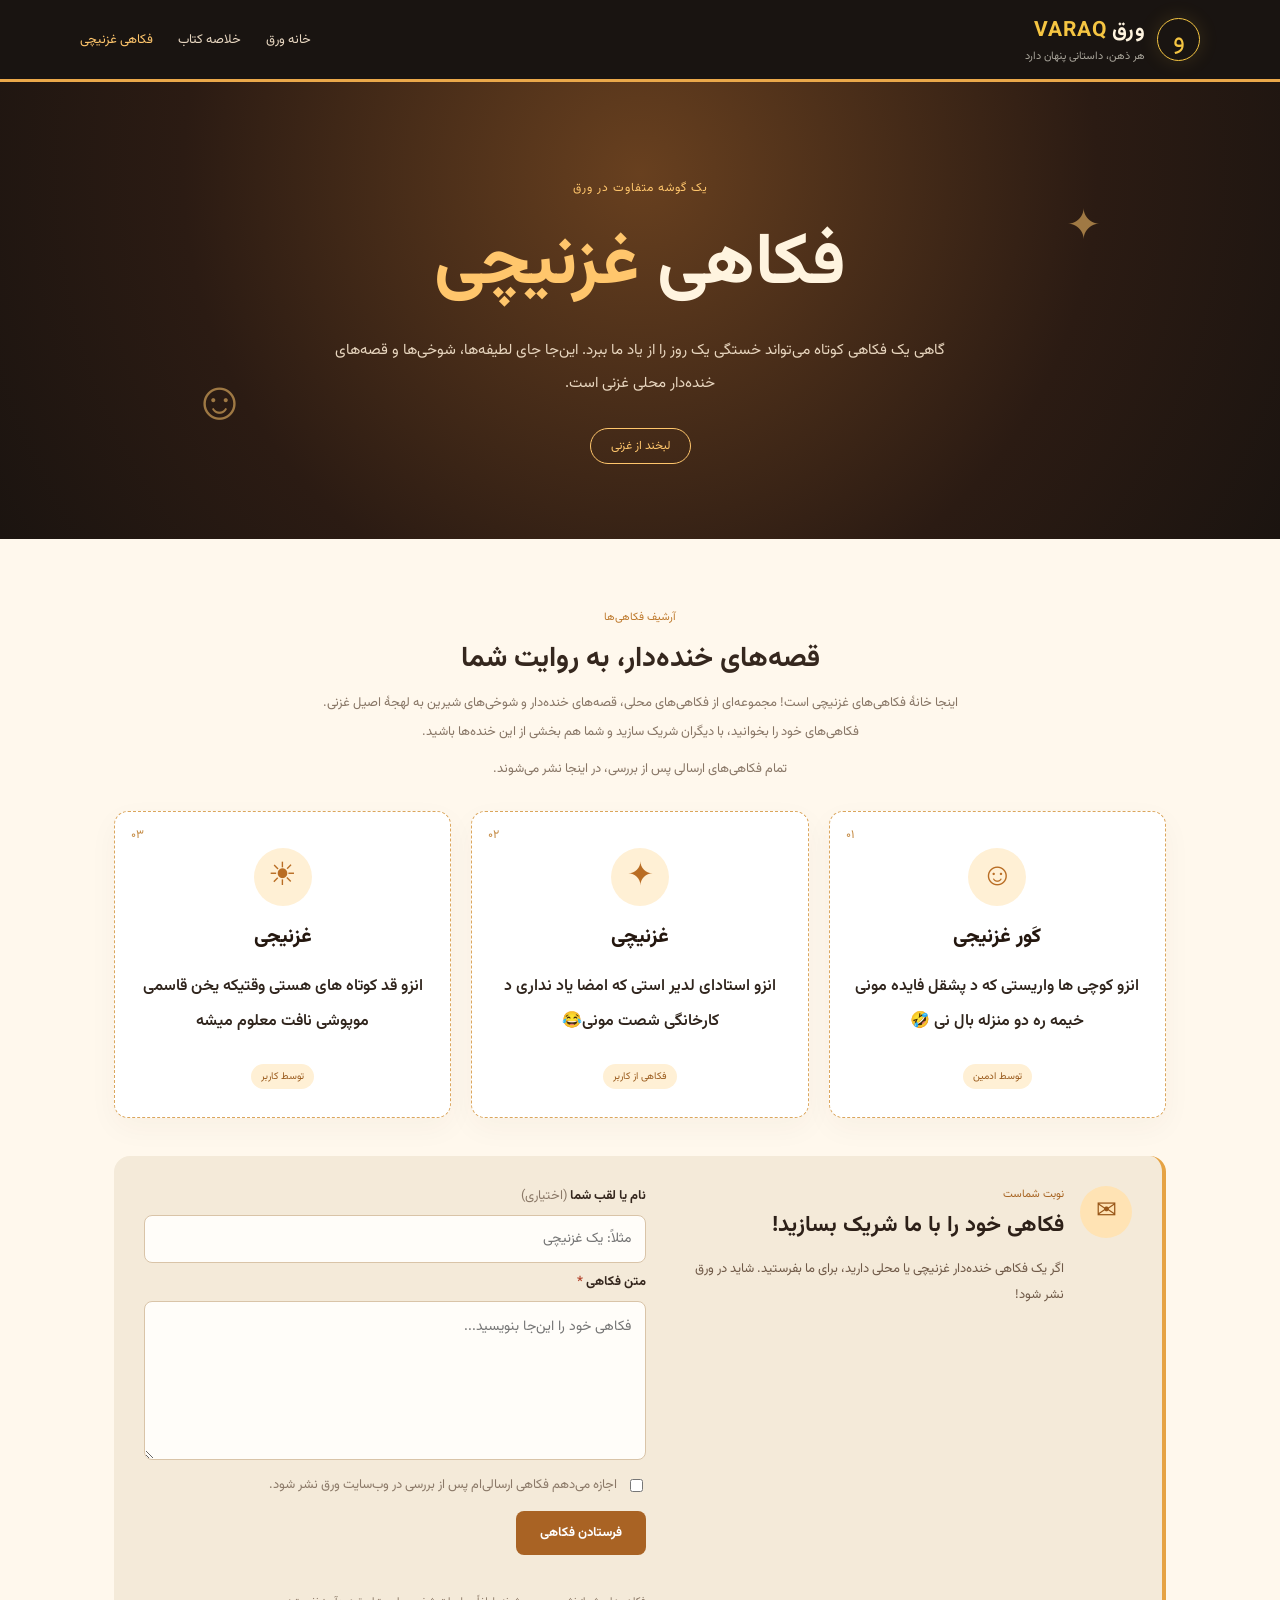
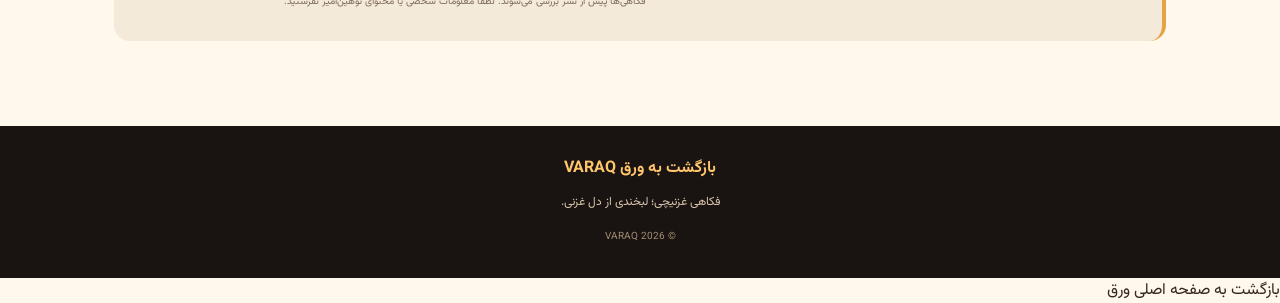
<file: ghazni-humor.html>
<!doctype html>
<html lang="prs" dir="rtl">
<head>
  <meta charset="utf-8">
  <meta name="viewport" content="width=device-width, initial-scale=1">
  <meta name="description" content="فکاهی غزنیچی؛ بخش سرگرمی ورق برای لطیفه‌ها و فکاهی‌های محلی غزنی.">
  <meta name="theme-color" content="#17130f">

  <link rel="stylesheet" href="styles.css?v=3">

<title>فکاهی غزنیچی | قصه‌ها و خنده‌های محلی غزنی – ورق</title>

<meta name="description" content="مجموعه فکاهی‌های غزنیچی با لهجه شیرین و محلی غزنی. فکاهی‌های خنده‌دار، قصه‌های مردمی و طنز اصیل غزنی را در وب‌سایت ورق بخوانید و فکاهی خود را شریک سازید.">

<meta name="robots" content="index, follow">

<link rel="canonical" href="https://varaq.eu/ghazni-humor.html">

<meta property="og:title" content="فکاهی غزنیچی | ورق">
<meta property="og:description" content="فکاهی‌های محلی غزنی با لهجه شیرین غزنیچی؛ بخوانید، بخندید و فکاهی خود را شریک سازید.">
<meta property="og:url" content="https://varaq.eu/ghazni-humor.html">
<meta property="og:type" content="website">
<meta property="og:locale" content="fa_AF">

<script type="application/ld+json">
{
  "@context": "https://schema.org",
  "@type": "CollectionPage",
  "name": "فکاهی غزنیچی",
  "description": "مجموعه فکاهی‌های محلی غزنی با لهجه شیرین غزنیچی در وب‌سایت ورق.",
  "url": "https://varaq.eu/ghazni-humor.html",
  "inLanguage": "prs",
  "isPartOf": {
    "@type": "WebSite",
    "name": "ورق VARAQ",
    "url": "https://varaq.eu/"
  }
}
</script>

</head>
<body class="humor-page">
  <header class="humor-header">
    <a class="brand" href="index.html" aria-label="بازگشت به ورق">
      <span class="brand-mark">و</span>
      <span><strong>ورق <b>VARAQ</b></strong><small>هر ذهن، داستانی پنهان دارد</small></span>
    </a>
    <nav><a href="index.html">خانه ورق</a><a href="books.html">خلاصه کتاب</a><a class="selected" href="ghazni-humor.html">فکاهی غزنیچی</a></nav>
  </header>

  <main>
    <section class="humor-hero">
      <div class="humor-spark spark-one">✦</div>
      <div class="humor-spark spark-two">☺</div>
      <p class="humor-kicker">یک گوشه متفاوت در ورق</p>
      <h1>فکاهی <span>غزنیچی</span></h1>
      <p class="humor-intro">گاهی یک فکاهی کوتاه می‌تواند خستگی یک روز را از یاد ما ببرد. این‌جا جای لطیفه‌ها، شوخی‌ها و قصه‌های خنده‌دار محلی غزنی است.</p>
      <div class="humor-stamp">لبخند از غزنی</div>
    </section>

    <section class="humor-content">
      <div class="humor-section-title">
        <span>آرشیف فکاهی‌ها</span>
        <h2>قصه‌های خنده‌دار، به روایت شما</h2>
        <p class="humor-intro">
  اینجا خانهٔ فکاهی‌های غزنیچی است! مجموعه‌ای از فکاهی‌های محلی،
  قصه‌های خنده‌دار و شوخی‌های شیرین به لهجهٔ اصیل غزنی.
  فکاهی‌های خود را بخوانید، با دیگران شریک سازید و شما هم
  بخشی از این خنده‌ها باشید.
</p>
        <p>تمام فکاهی‌های ارسالی پس از بررسی، در اینجا نشر می‌شوند.</p>
      </div>

      <div class="humor-empty-grid">
        <article class="humor-empty-card">
          <span class="empty-number">۰۱</span>
          <div class="empty-face">☺</div>
          <h3>کَور غزنیجی</h3>
          <p>انزو کوچی ها واریستی که د پشقل فایده مونی خیمه ره دو منزله بال نی 🤣
</p>
          <span class="empty-tag">توسط ادمین</span>
        </article>
        <article class="humor-empty-card">
          <span class="empty-number">۰۲</span>
          <div class="empty-face">✦</div>
          <h3>غزنیچی</h3>
          <p>انزو استادای لدیر استی که امضا یاد نداری د کارخانگی شصت مونی😂 </p>
          <span class="empty-tag">فکاهی از کاربر</span>
        </article>
        <article class="humor-empty-card">
          <span class="empty-number">۰۳</span>
          <div class="empty-face">☀</div>
          <h3>غزنیجی</h3>
          <p>انزو قد کوتاه های هستی وقتیکه یخن قاسمی موپوشی نافت معلوم میشه </p>
          <span class="empty-tag">توسط کاربر</span>
        </article>
      </div>

      <section class="joke-submit" aria-labelledby="joke-submit-title">
        <div class="submit-heading">
          <span class="submit-icon">✉</span>
          <div>
            <p class="submit-kicker">نوبت شماست</p>
            <h2 id="joke-submit-title">فکاهی خود را با ما شریک بسازید!</h2>
            <p>اگر یک فکاهی خنده‌دار غزنیچی یا محلی دارید، برای ما بفرستید. شاید در ورق نشر شود!</p>
          </div>
        </div>
        <form id="joke-submit-form" class="joke-form">
          <label for="joke-name">نام یا لقب شما <span>(اختیاری)</span></label>
          <input id="joke-name" name="name" type="text" maxlength="60" placeholder="مثلاً: یک غزنیچی">

          <label for="joke-text">متن فکاهی <strong>*</strong></label>
          <textarea id="joke-text" name="joke" rows="5" maxlength="1800" required placeholder="فکاهی خود را این‌جا بنویسید..."></textarea>

          <label class="consent-row">
            <input id="joke-consent" type="checkbox" required>
            <span>اجازه می‌دهم فکاهی ارسالی‌ام پس از بررسی در وب‌سایت ورق نشر شود.</span>
          </label>
          <button type="submit" class="joke-submit-button">فرستادن فکاهی</button>
          <p id="joke-form-status" class="joke-form-status" role="status" aria-live="polite"></p>
          <small class="joke-privacy-note">فکاهی‌ها پیش از نشر بررسی می‌شوند. لطفاً معلومات شخصی یا محتوای توهین‌آمیز نفرستید.</small>
        </form>
      </section>
    </section>
  </main>

  <footer class="humor-footer">
    <a href="index.html">بازگشت به ورق VARAQ</a>
    <p>فکاهی غزنیچی؛ لبخندی از دل غزنی.</p>
    <small>© 2026 VARAQ</small>
  </footer>
  <script src="joke-submit.js"></script>
  <a href="index.html">
  بازگشت به صفحه اصلی ورق
</a>

<!-- Cloudflare Web Analytics --><script type='module' src='https://static.cloudflareinsights.com/beacon.min.js' data-cf-beacon='{"token": "1dc7a06d4ff44a8cb4a771f1d8b8fd3a"}'></script><!-- End Cloudflare Web Analytics -->


</body>
</html>
</file>
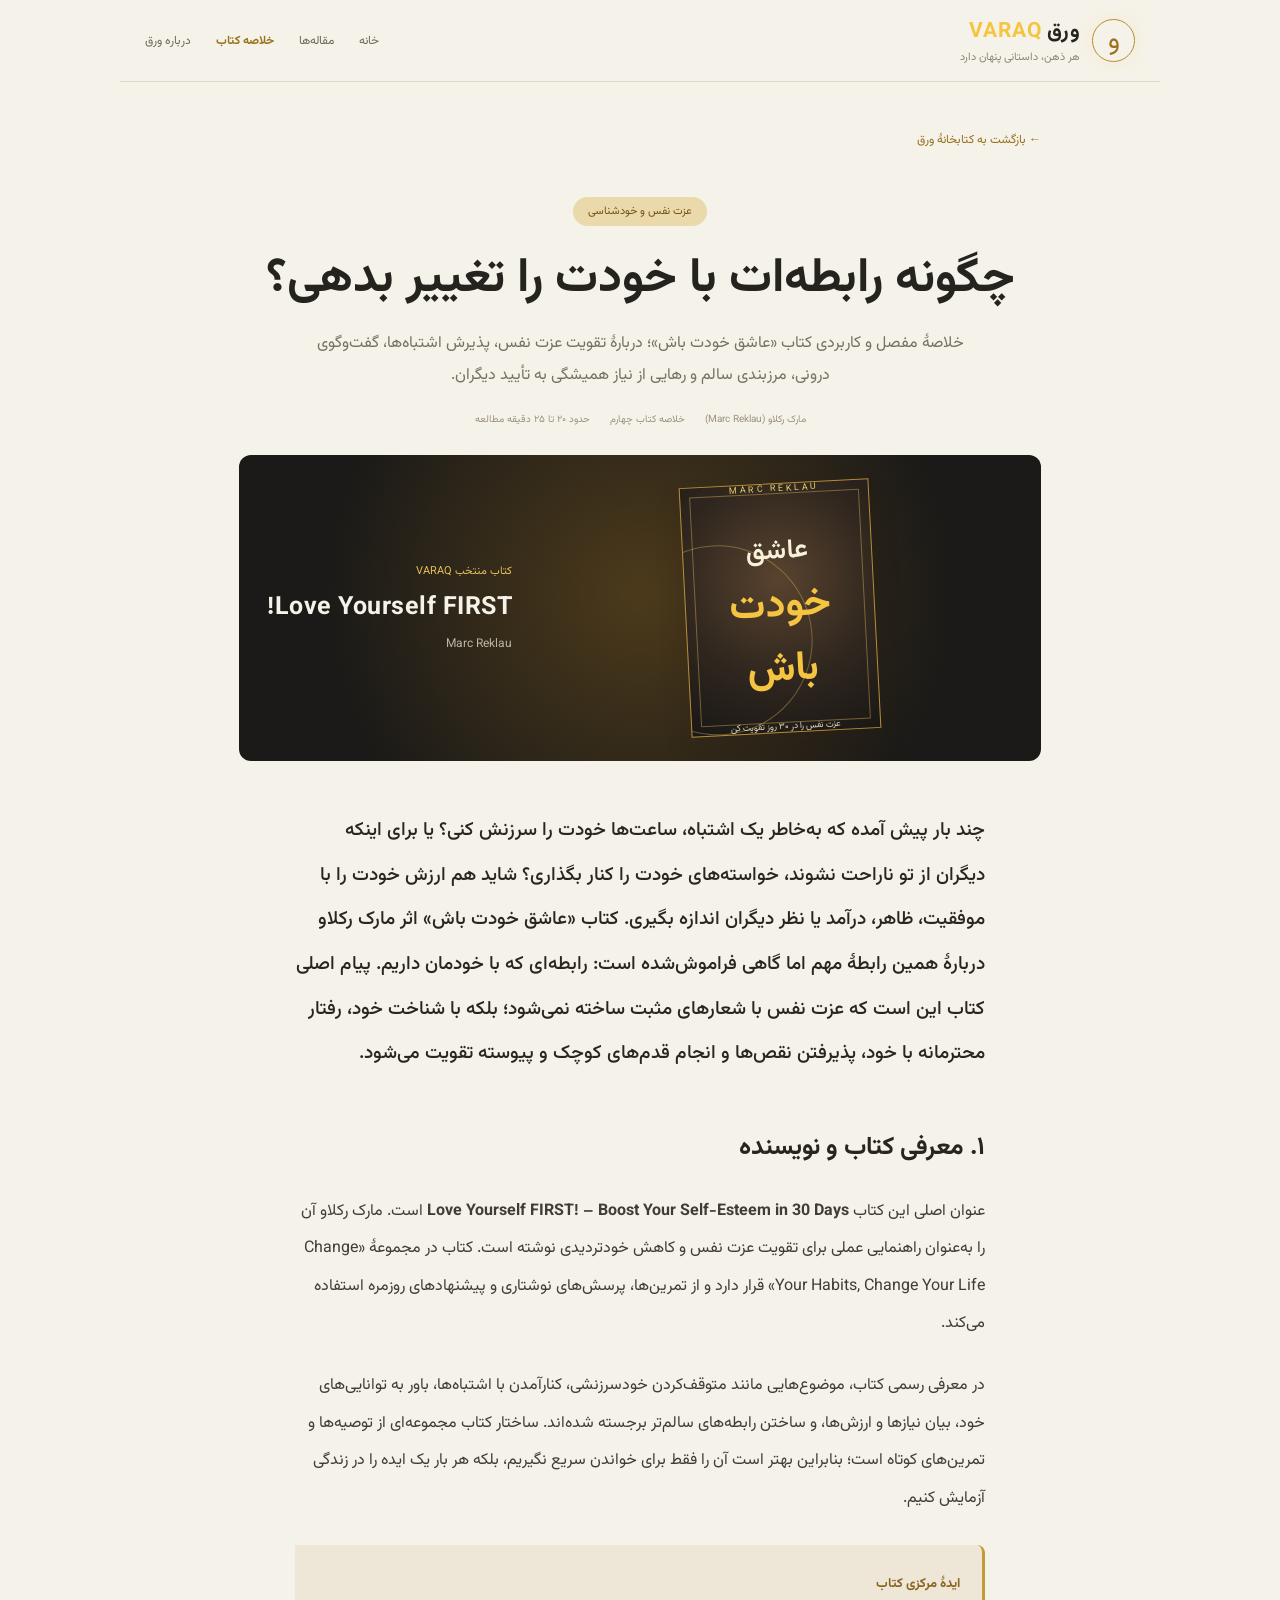
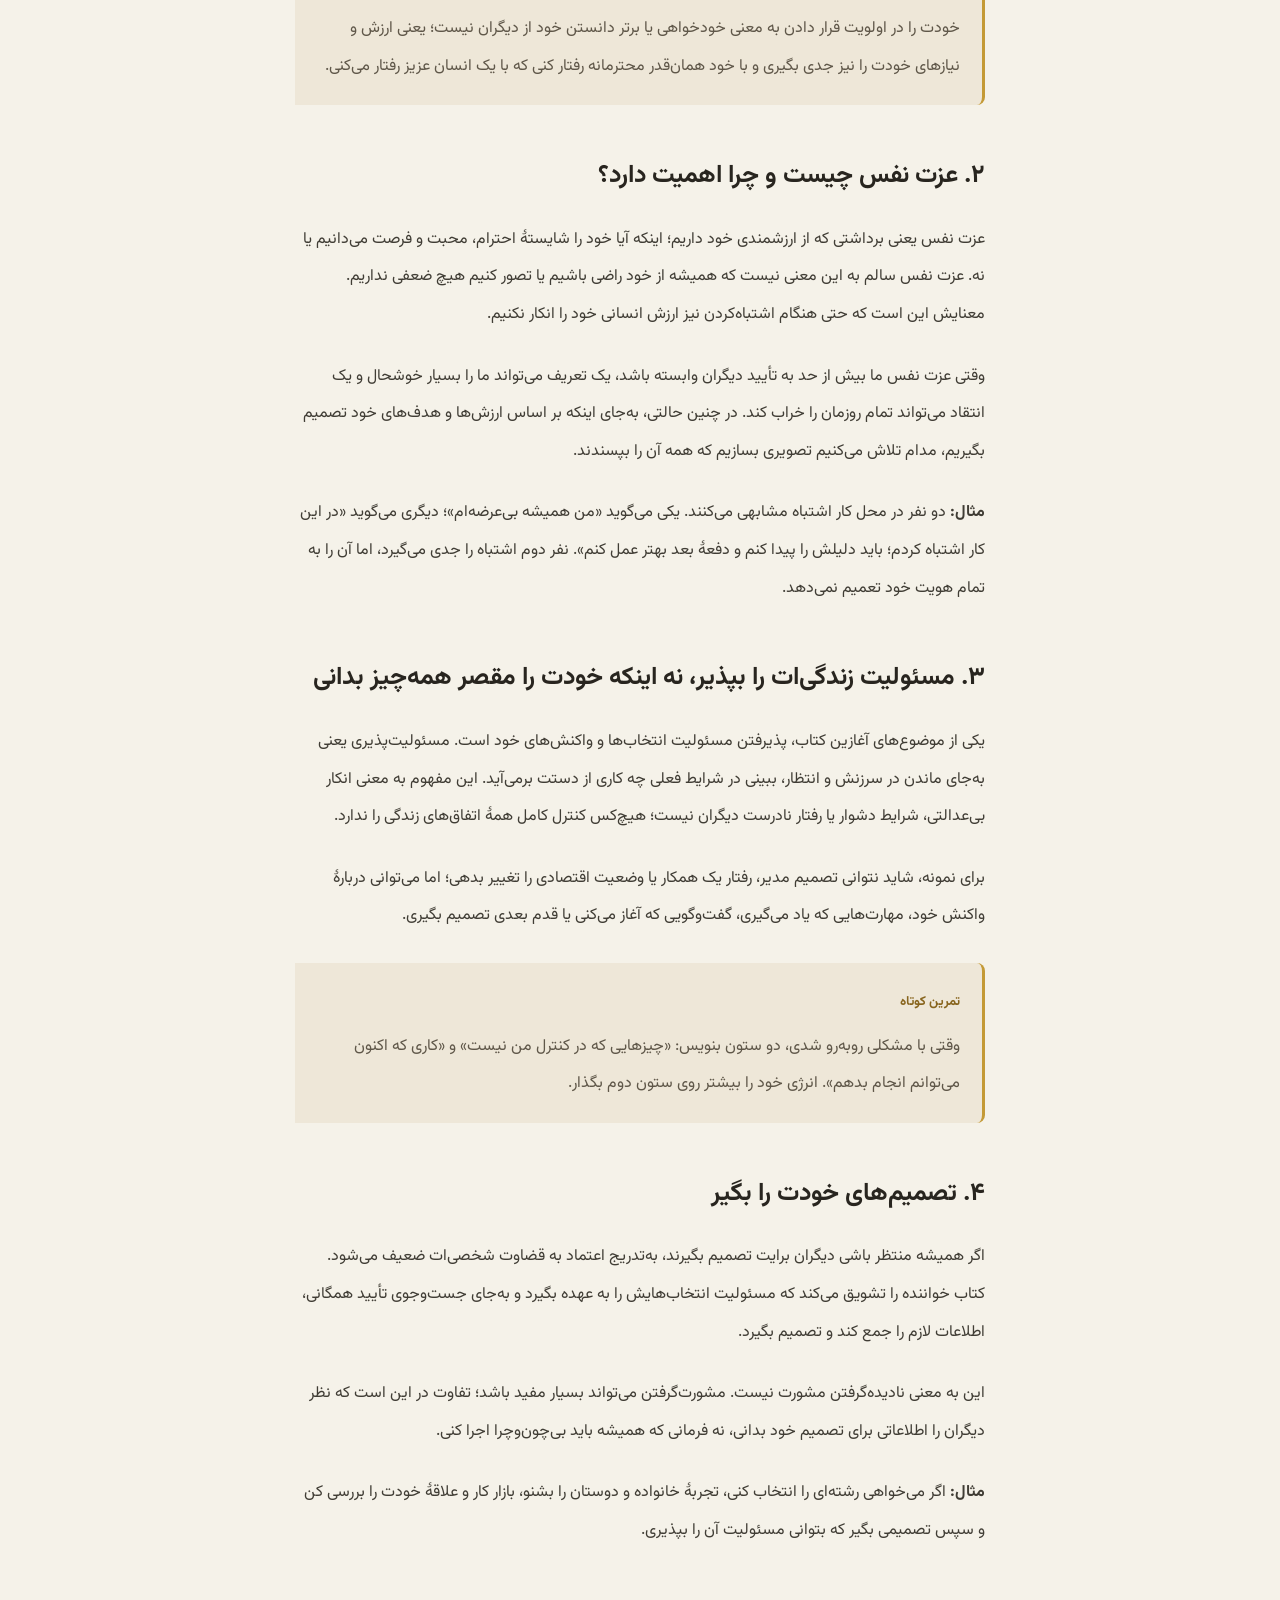
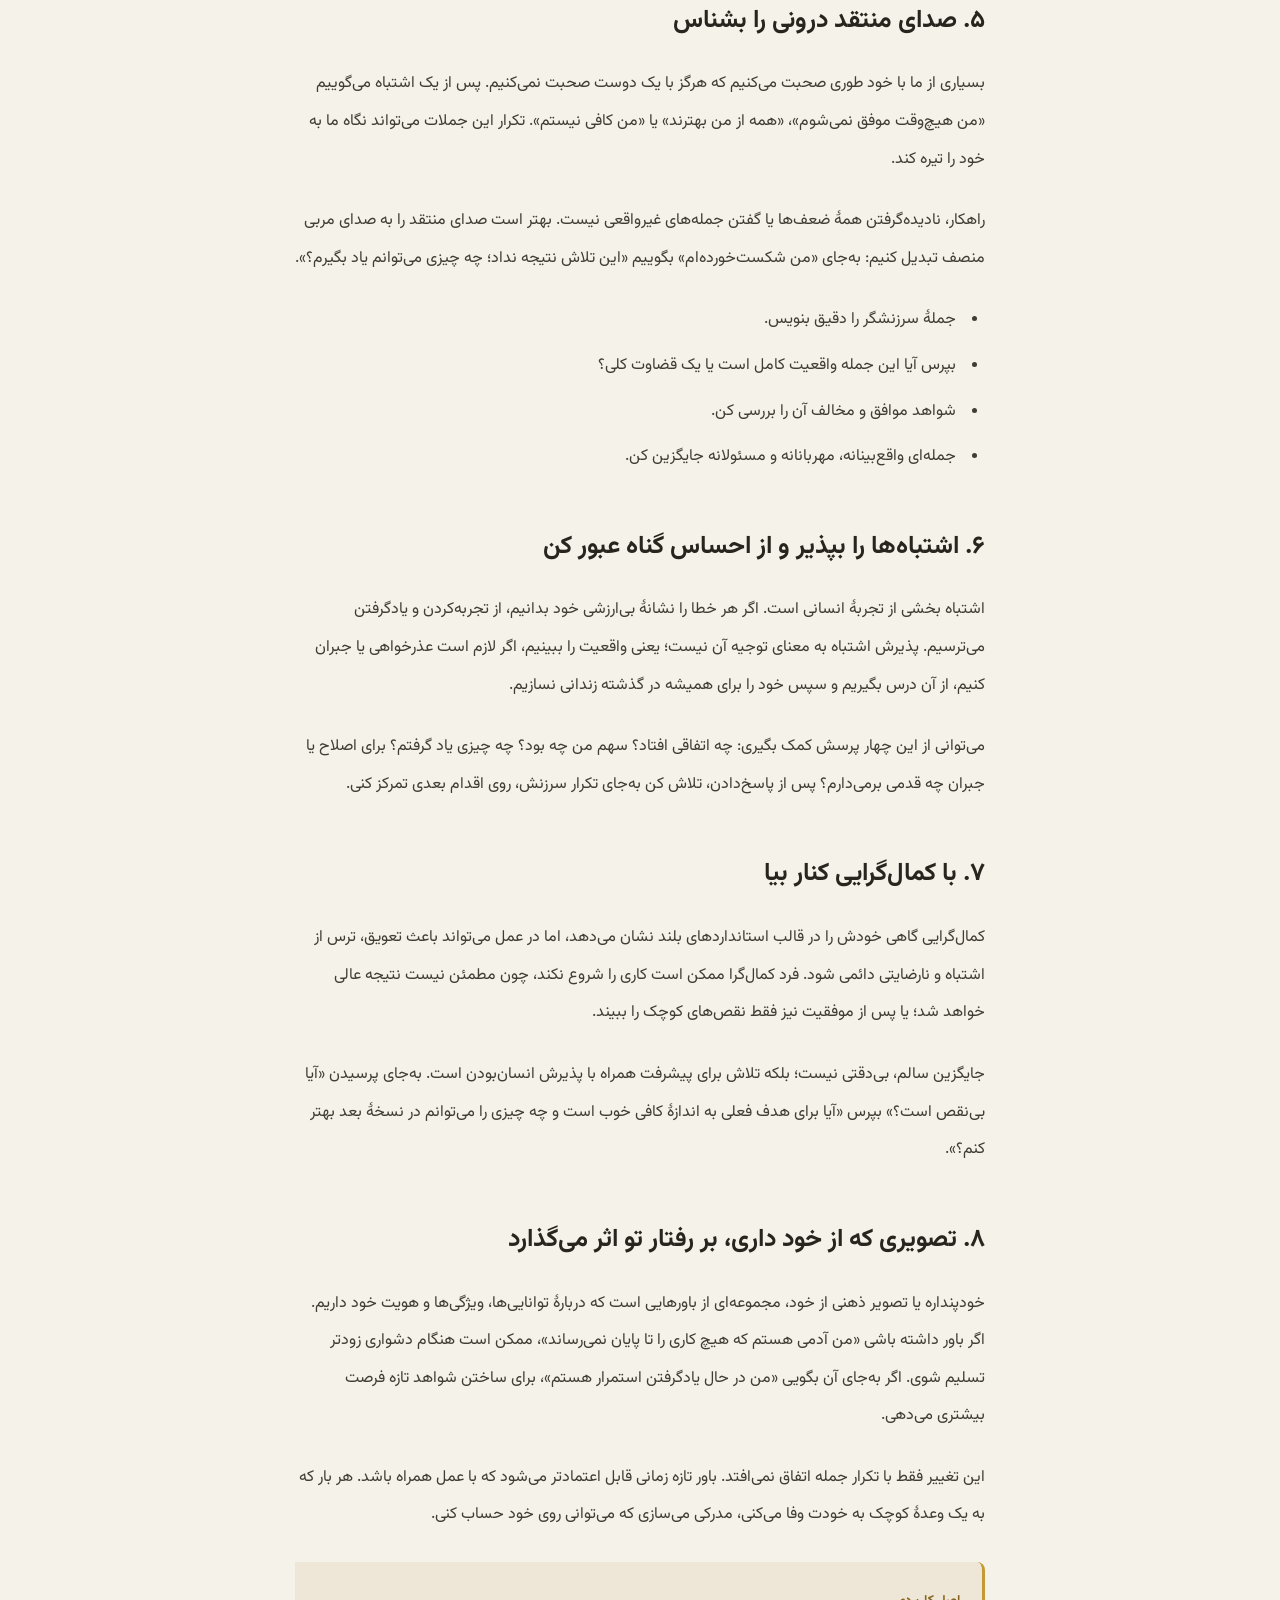
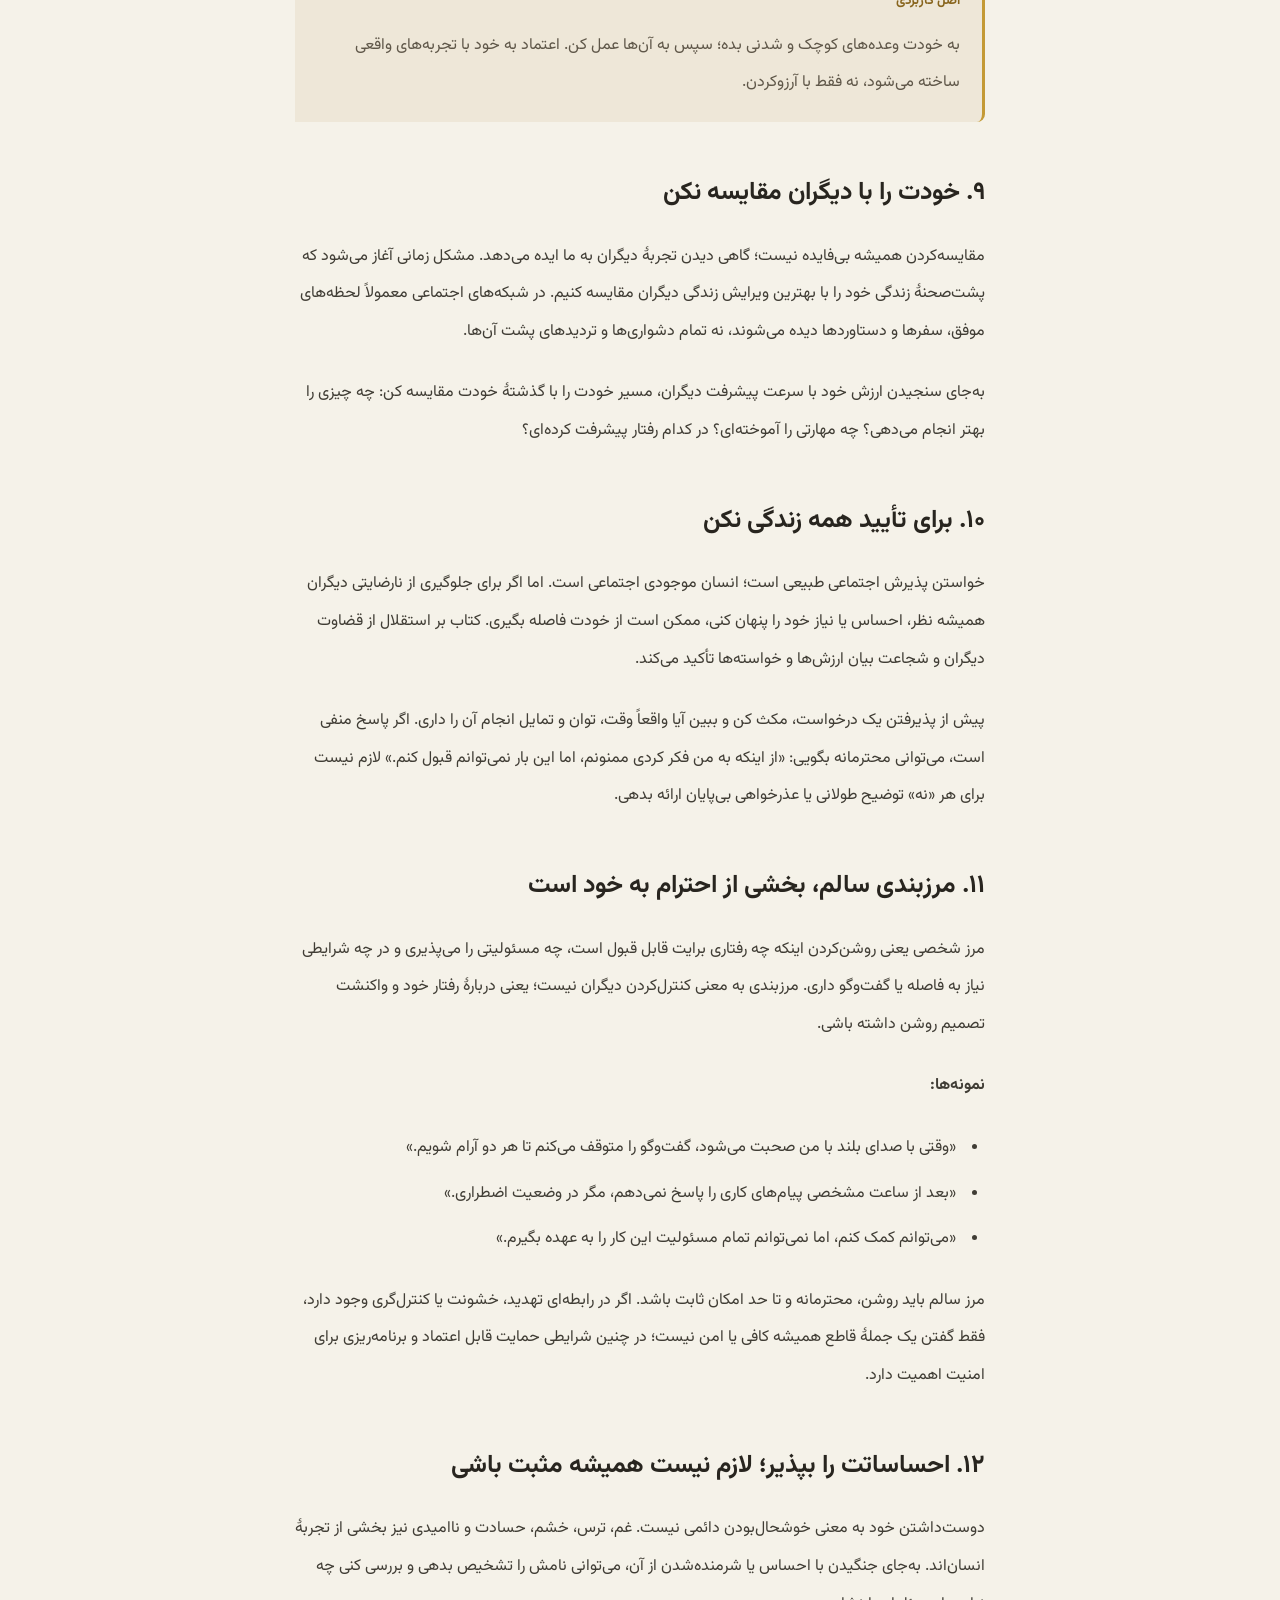
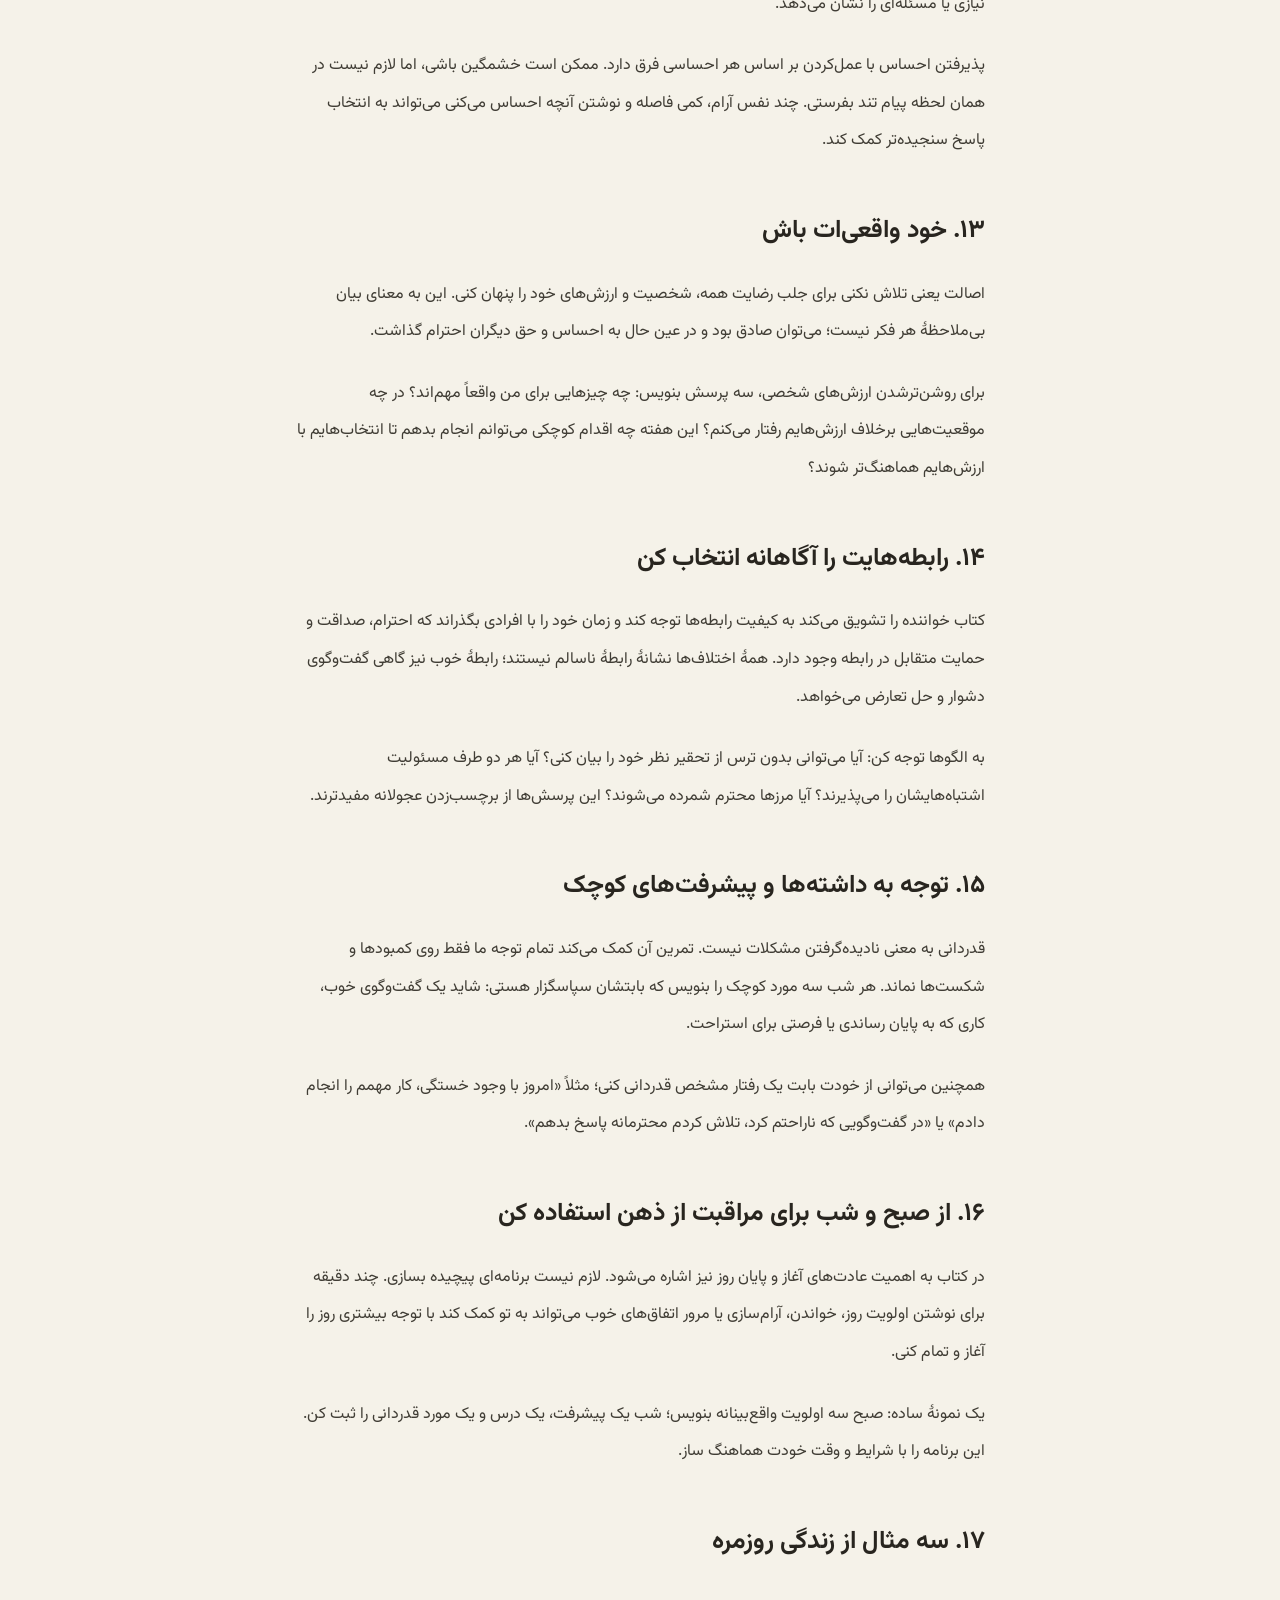
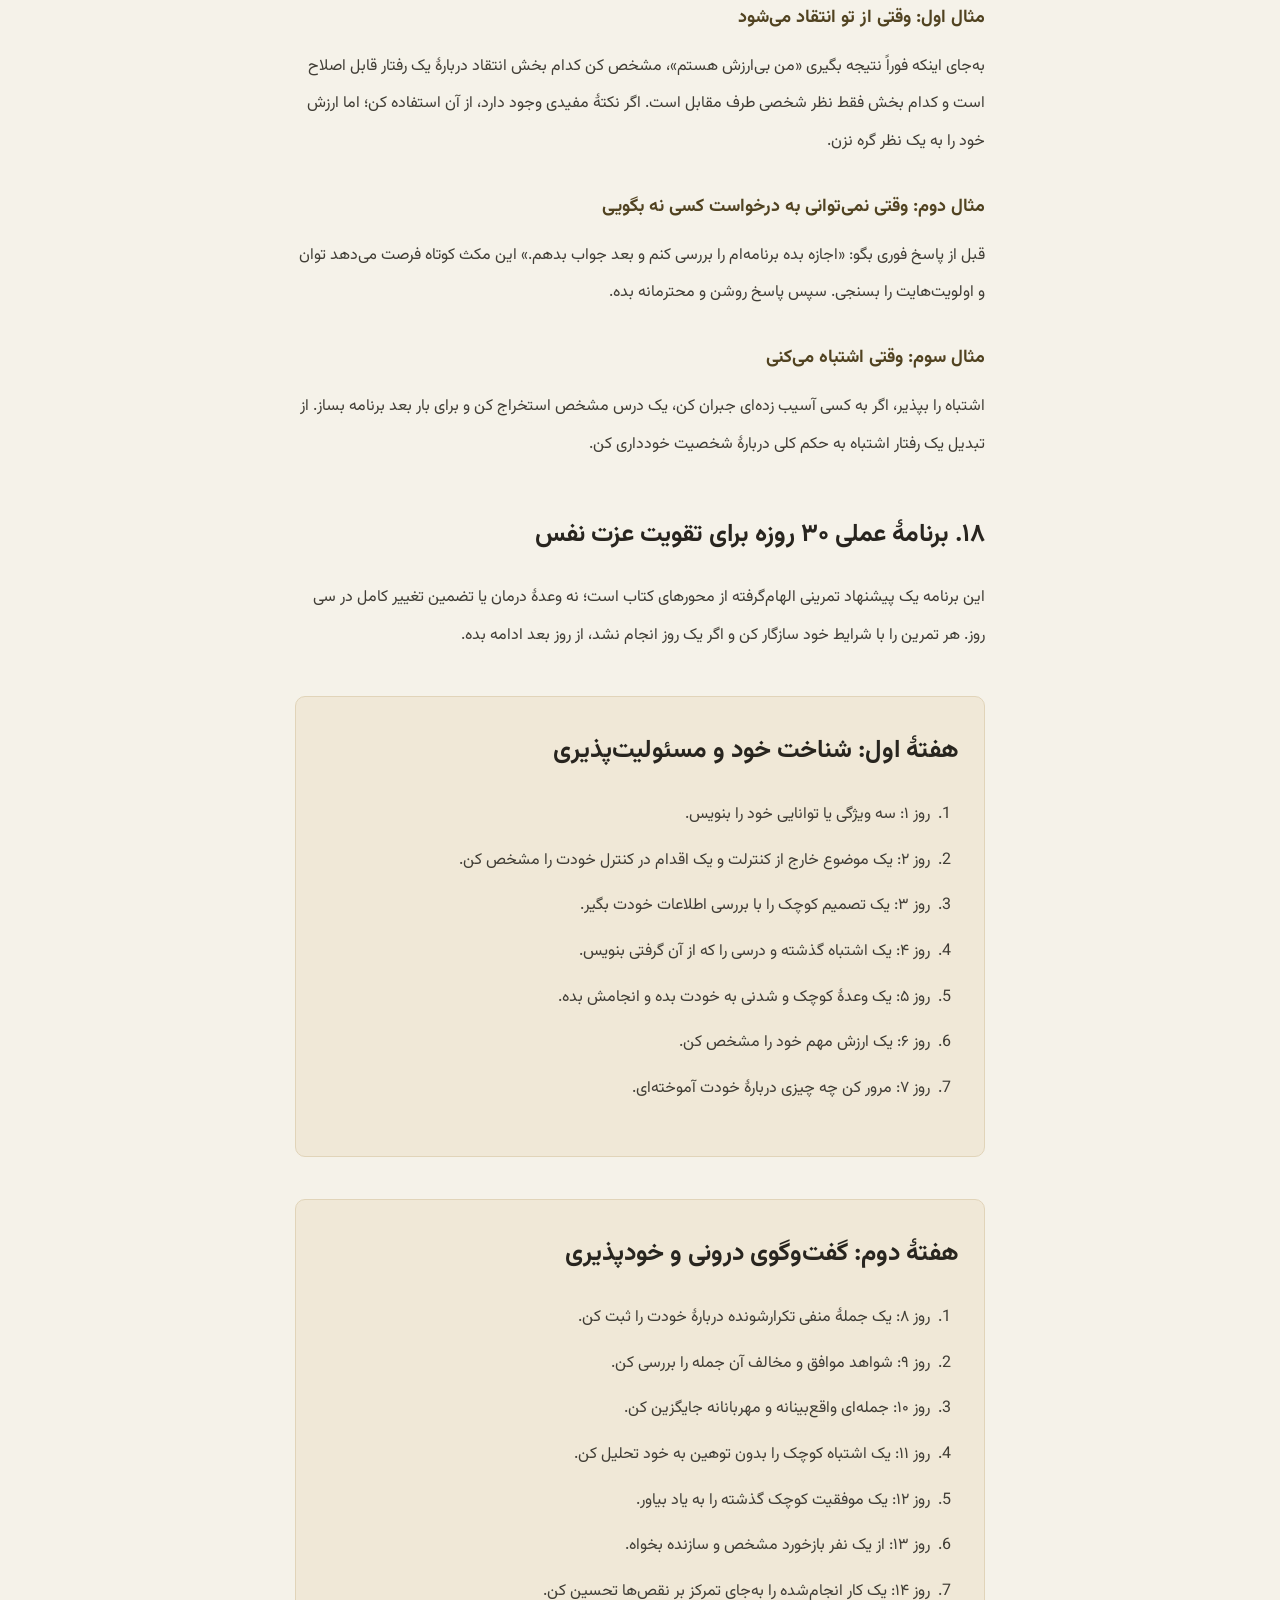
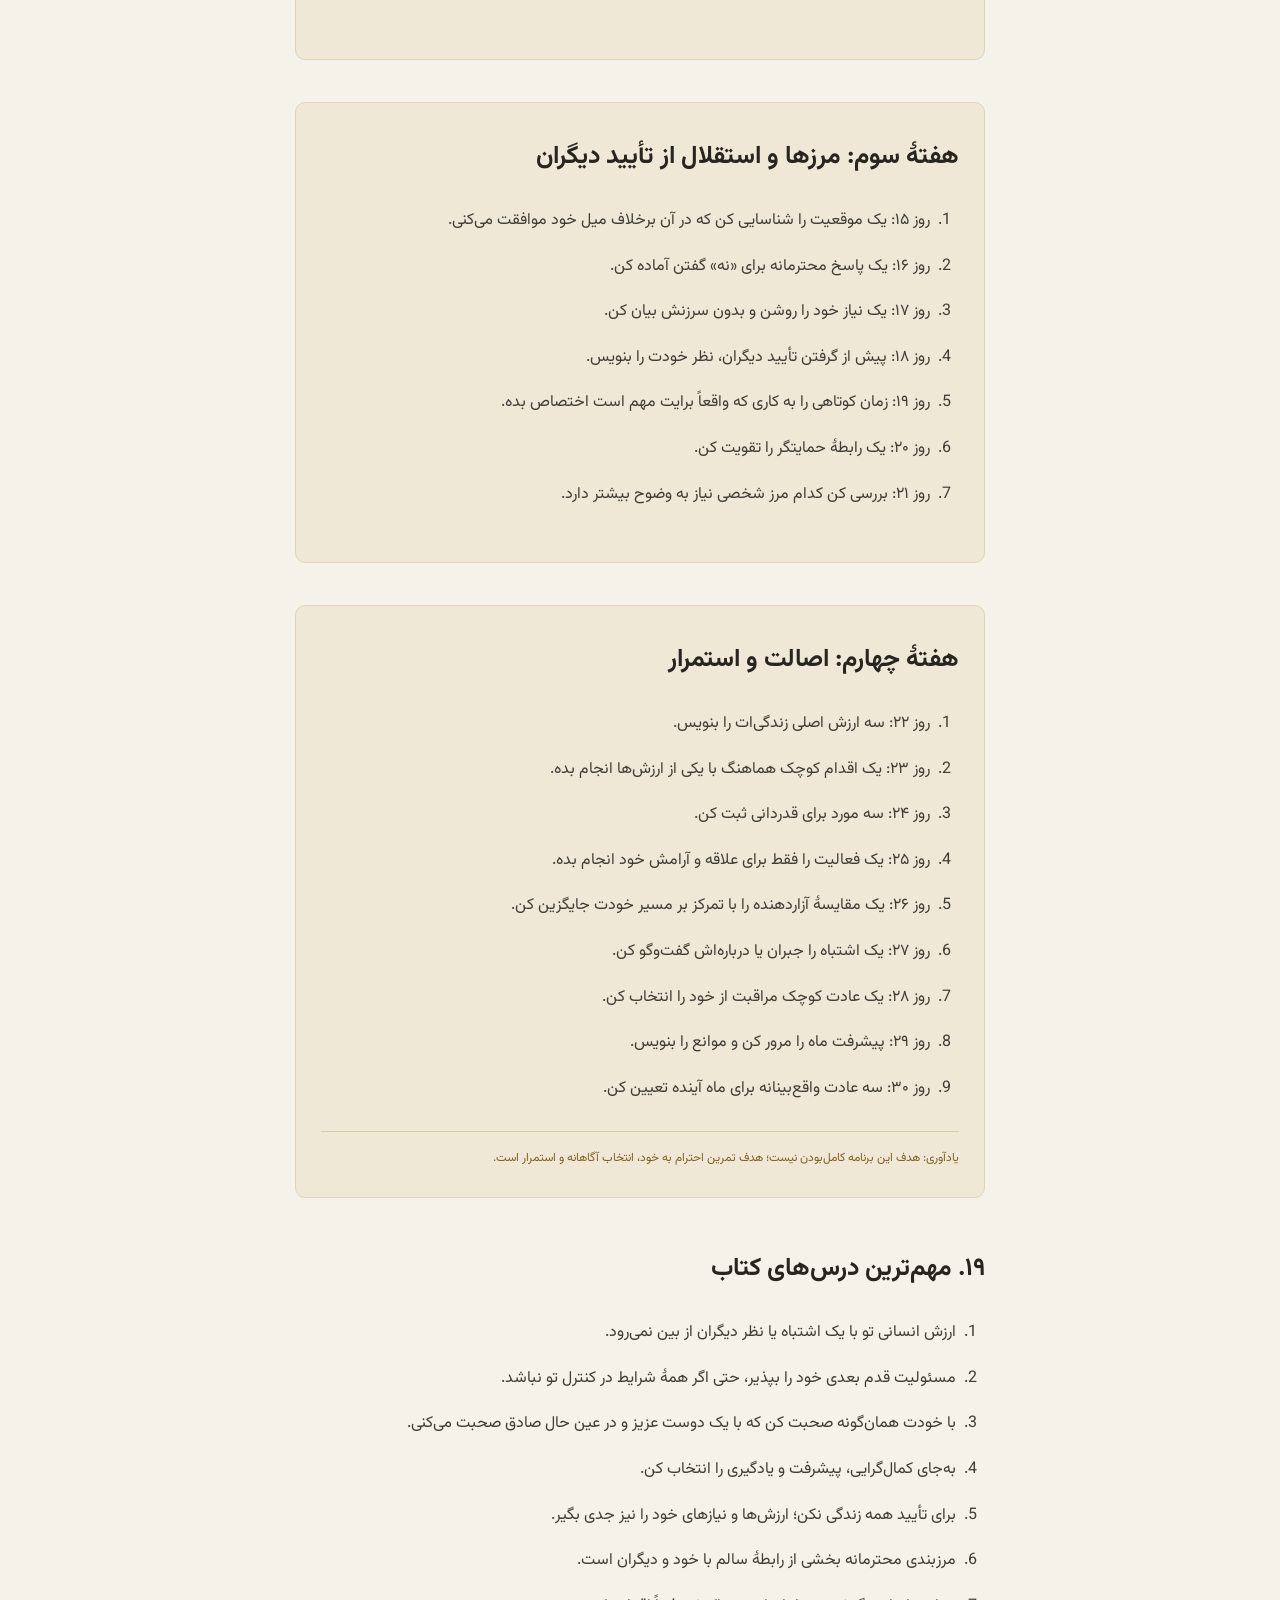
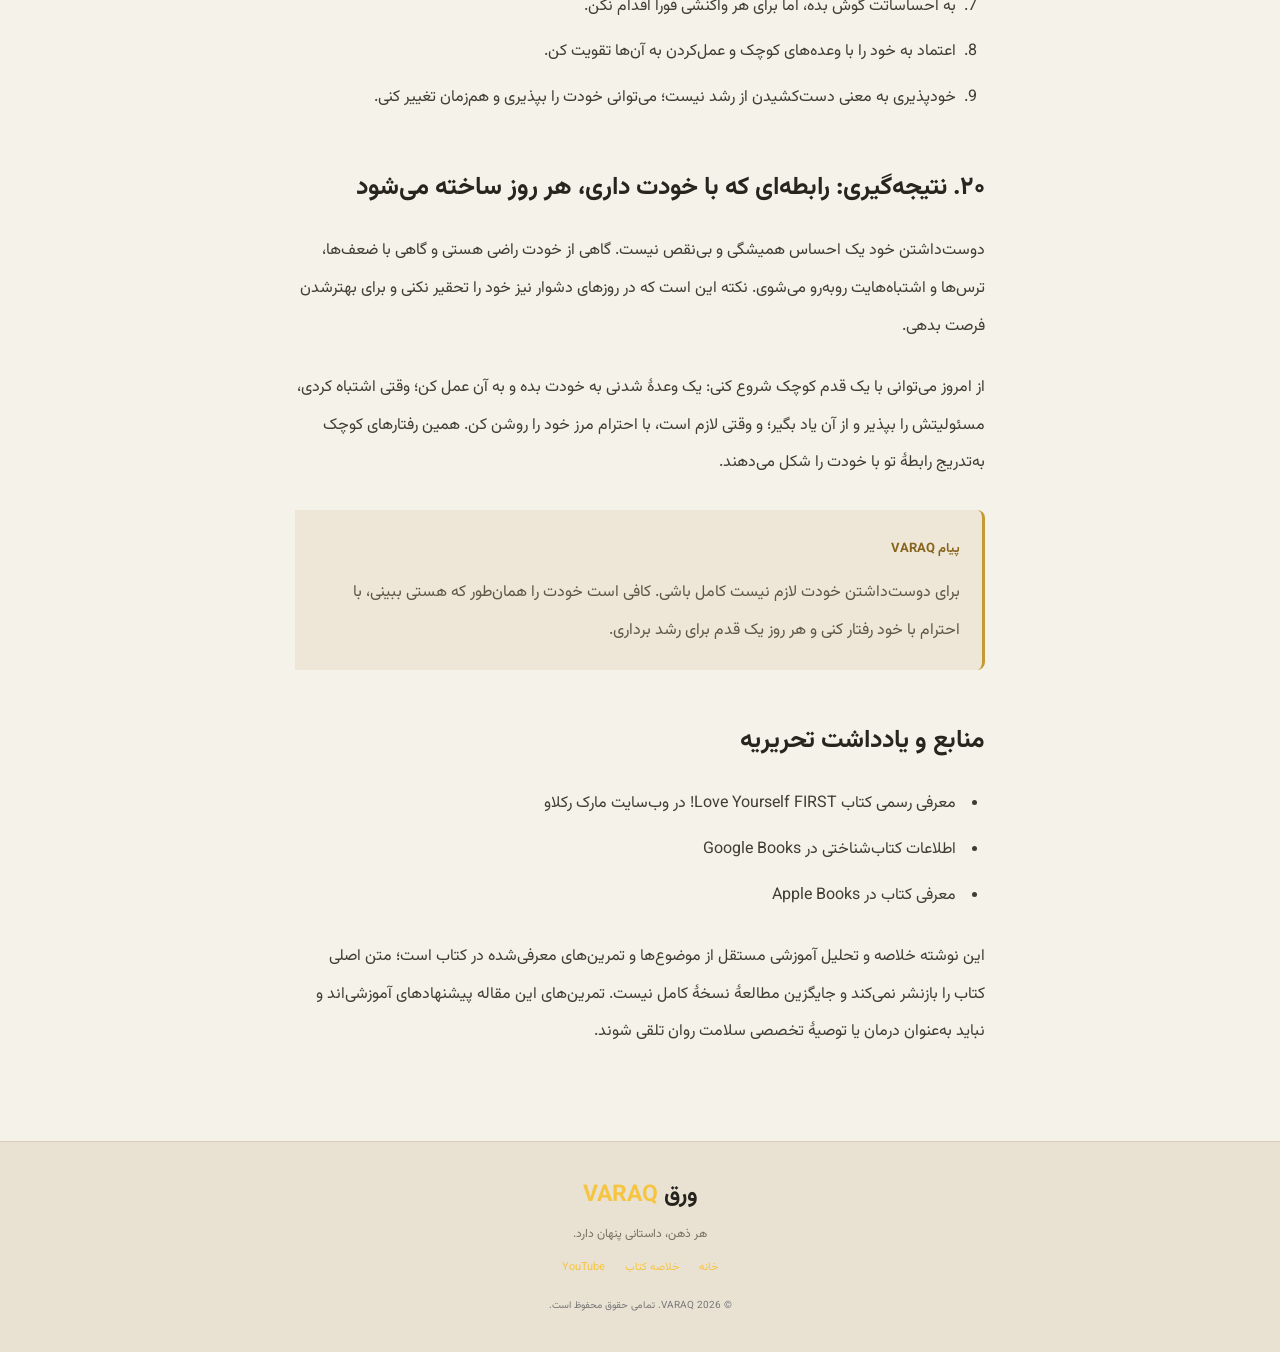
<file: love-yourself-first.html>
<!doctype html>
<html lang="prs" dir="rtl">
<head>
  <meta charset="utf-8">
  <meta name="viewport" content="width=device-width, initial-scale=1">
  <meta name="description" content="خلاصهٔ مفصل و کاربردی کتاب عاشق خودت باش (Love Yourself FIRST!) اثر مارک رکلاو؛ دربارهٔ عزت نفس، خودپذیری، گفت‌وگوی درونی، مرزبندی و اعتماد به خود، به زبان دری.">
  <meta name="theme-color" content="#f5f2e9">
  <link rel="canonical" href="https://varaq.eu/love-yourself-first.html">
  <meta property="og:title" content="خلاصه کتاب عاشق خودت باش | ورق VARAQ">
  <meta property="og:description" content="چگونه عزت نفس را تقویت کنیم، با خود مهربان‌تر باشیم و بدون وابستگی به تأیید دیگران زندگی کنیم؟">
  <meta property="og:url" content="https://varaq.eu/love-yourself-first.html">
  <meta property="og:type" content="article">
  <meta property="og:locale" content="fa_AF">
  <title>خلاصه کتاب عاشق خودت باش (Love Yourself FIRST!) | ورق VARAQ</title>
  <link rel="stylesheet" href="styles.css?v=5">
  <script type="application/ld+json">
  {
    "@context":"https://schema.org",
    "@type":"Article",
    "headline":"خلاصه کتاب عاشق خودت باش (Love Yourself FIRST!)",
    "description":"خلاصهٔ مفصل و کاربردی کتاب Love Yourself FIRST! اثر مارک رکلاو به زبان دری.",
    "inLanguage":"prs",
    "author":{"@type":"Organization","name":"تحریریه ورق VARAQ"},
    "publisher":{"@type":"Organization","name":"ورق VARAQ","url":"https://varaq.eu/"},
    "about":{"@type":"Book","name":"Love Yourself FIRST!","author":{"@type":"Person","name":"Marc Reklau"}}
  }
  </script>
</head>
<body class="article-page book-article-page">
  <header class="article-header">
    <a class="brand dark-brand" href="index.html" aria-label="ورق VARAQ"><span class="brand-mark">و</span><span><strong>ورق <b>VARAQ</b></strong><small>هر ذهن، داستانی پنهان دارد</small></span></a>
    <nav aria-label="منوی اصلی"><a href="index.html">خانه</a><a href="index.html#articles">مقاله‌ها</a><a class="nav-current" href="books.html">خلاصه کتاب</a><a href="index.html#about">درباره ورق</a></nav>
  </header>
  <main class="article-main">
    <a class="back-link" href="books.html">← بازگشت به کتابخانهٔ ورق</a>
    <header class="article-title">
      <span class="article-category">عزت نفس و خودشناسی</span>
      <h1>چگونه رابطه‌ات با خودت را تغییر بدهی؟</h1>
      <p class="article-deck">خلاصهٔ مفصل و کاربردی کتاب «عاشق خودت باش»؛ دربارهٔ تقویت عزت نفس، پذیرش اشتباه‌ها، گفت‌وگوی درونی، مرزبندی سالم و رهایی از نیاز همیشگی به تأیید دیگران.</p>
      <div class="article-meta"><span>مارک رکلاو (Marc Reklau)</span><span>خلاصه کتاب چهارم</span><span>حدود ۲۰ تا ۲۵ دقیقه مطالعه</span></div>
    </header>
    <div class="book-article-cover">
      <div class="love-yourself-cover love-yourself-cover-large" aria-label="طرح گرافیکی اختصاصی برای خلاصه کتاب عاشق خودت باش">
        <span class="ly-author">MARC REKLAU</span>
        <span class="ly-title">عاشق<br><b>خودت باش</b></span>
        <span class="ly-subtitle">عزت نفس را در ۳۰ روز تقویت کن</span>
        <span class="ly-orbit"></span>
      </div>
      <div class="book-cover-caption"><span>کتاب منتخب VARAQ</span><strong>Love Yourself FIRST!</strong><small>Marc Reklau</small></div>
    </div>
    <article class="prose book-prose">
      <p class="lead">چند بار پیش آمده که به‌خاطر یک اشتباه، ساعت‌ها خودت را سرزنش کنی؟ یا برای اینکه دیگران از تو ناراحت نشوند، خواسته‌های خودت را کنار بگذاری؟ شاید هم ارزش خودت را با موفقیت، ظاهر، درآمد یا نظر دیگران اندازه بگیری. کتاب «عاشق خودت باش» اثر مارک رکلاو دربارهٔ همین رابطهٔ مهم اما گاهی فراموش‌شده است: رابطه‌ای که با خودمان داریم. پیام اصلی کتاب این است که عزت نفس با شعارهای مثبت ساخته نمی‌شود؛ بلکه با شناخت خود، رفتار محترمانه با خود، پذیرفتن نقص‌ها و انجام قدم‌های کوچک و پیوسته تقویت می‌شود.</p>

      <h2 id="intro">۱. معرفی کتاب و نویسنده</h2>
      <p>عنوان اصلی این کتاب <strong>Love Yourself FIRST! – Boost Your Self-Esteem in 30 Days</strong> است. مارک رکلاو آن را به‌عنوان راهنمایی عملی برای تقویت عزت نفس و کاهش خودتردیدی نوشته است. کتاب در مجموعهٔ «Change Your Habits, Change Your Life» قرار دارد و از تمرین‌ها، پرسش‌های نوشتاری و پیشنهادهای روزمره استفاده می‌کند.</p>
      <p>در معرفی رسمی کتاب، موضوع‌هایی مانند متوقف‌کردن خودسرزنشی، کنارآمدن با اشتباه‌ها، باور به توانایی‌های خود، بیان نیازها و ارزش‌ها، و ساختن رابطه‌های سالم‌تر برجسته شده‌اند. ساختار کتاب مجموعه‌ای از توصیه‌ها و تمرین‌های کوتاه است؛ بنابراین بهتر است آن را فقط برای خواندن سریع نگیریم، بلکه هر بار یک ایده را در زندگی آزمایش کنیم.</p>
      <div class="book-insight"><strong>ایدهٔ مرکزی کتاب</strong><p>خودت را در اولویت قرار دادن به معنی خودخواهی یا برتر دانستن خود از دیگران نیست؛ یعنی ارزش و نیازهای خودت را نیز جدی بگیری و با خود همان‌قدر محترمانه رفتار کنی که با یک انسان عزیز رفتار می‌کنی.</p></div>

      <h2 id="self-esteem">۲. عزت نفس چیست و چرا اهمیت دارد؟</h2>
      <p>عزت نفس یعنی برداشتی که از ارزشمندی خود داریم؛ اینکه آیا خود را شایستهٔ احترام، محبت و فرصت می‌دانیم یا نه. عزت نفس سالم به این معنی نیست که همیشه از خود راضی باشیم یا تصور کنیم هیچ ضعفی نداریم. معنایش این است که حتی هنگام اشتباه‌کردن نیز ارزش انسانی خود را انکار نکنیم.</p>
      <p>وقتی عزت نفس ما بیش از حد به تأیید دیگران وابسته باشد، یک تعریف می‌تواند ما را بسیار خوشحال و یک انتقاد می‌تواند تمام روزمان را خراب کند. در چنین حالتی، به‌جای اینکه بر اساس ارزش‌ها و هدف‌های خود تصمیم بگیریم، مدام تلاش می‌کنیم تصویری بسازیم که همه آن را بپسندند.</p>
      <p><strong>مثال:</strong> دو نفر در محل کار اشتباه مشابهی می‌کنند. یکی می‌گوید «من همیشه بی‌عرضه‌ام»؛ دیگری می‌گوید «در این کار اشتباه کردم؛ باید دلیلش را پیدا کنم و دفعهٔ بعد بهتر عمل کنم». نفر دوم اشتباه را جدی می‌گیرد، اما آن را به تمام هویت خود تعمیم نمی‌دهد.</p>

      <h2 id="responsibility">۳. مسئولیت زندگی‌ات را بپذیر، نه اینکه خودت را مقصر همه‌چیز بدانی</h2>
      <p>یکی از موضوع‌های آغازین کتاب، پذیرفتن مسئولیت انتخاب‌ها و واکنش‌های خود است. مسئولیت‌پذیری یعنی به‌جای ماندن در سرزنش و انتظار، ببینی در شرایط فعلی چه کاری از دستت برمی‌آید. این مفهوم به معنی انکار بی‌عدالتی، شرایط دشوار یا رفتار نادرست دیگران نیست؛ هیچ‌کس کنترل کامل همهٔ اتفاق‌های زندگی را ندارد.</p>
      <p>برای نمونه، شاید نتوانی تصمیم مدیر، رفتار یک همکار یا وضعیت اقتصادی را تغییر بدهی؛ اما می‌توانی دربارهٔ واکنش خود، مهارت‌هایی که یاد می‌گیری، گفت‌وگویی که آغاز می‌کنی یا قدم بعدی تصمیم بگیری.</p>
      <div class="book-insight"><strong>تمرین کوتاه</strong><p>وقتی با مشکلی روبه‌رو شدی، دو ستون بنویس: «چیزهایی که در کنترل من نیست» و «کاری که اکنون می‌توانم انجام بدهم». انرژی خود را بیشتر روی ستون دوم بگذار.</p></div>

      <h2 id="decisions">۴. تصمیم‌های خودت را بگیر</h2>
      <p>اگر همیشه منتظر باشی دیگران برایت تصمیم بگیرند، به‌تدریج اعتماد به قضاوت شخصی‌ات ضعیف می‌شود. کتاب خواننده را تشویق می‌کند که مسئولیت انتخاب‌هایش را به عهده بگیرد و به‌جای جست‌وجوی تأیید همگانی، اطلاعات لازم را جمع کند و تصمیم بگیرد.</p>
      <p>این به معنی نادیده‌گرفتن مشورت نیست. مشورت‌گرفتن می‌تواند بسیار مفید باشد؛ تفاوت در این است که نظر دیگران را اطلاعاتی برای تصمیم خود بدانی، نه فرمانی که همیشه باید بی‌چون‌وچرا اجرا کنی.</p>
      <p><strong>مثال:</strong> اگر می‌خواهی رشته‌ای را انتخاب کنی، تجربهٔ خانواده و دوستان را بشنو، بازار کار و علاقهٔ خودت را بررسی کن و سپس تصمیمی بگیر که بتوانی مسئولیت آن را بپذیری.</p>

      <h2 id="inner-critic">۵. صدای منتقد درونی را بشناس</h2>
      <p>بسیاری از ما با خود طوری صحبت می‌کنیم که هرگز با یک دوست صحبت نمی‌کنیم. پس از یک اشتباه می‌گوییم «من هیچ‌وقت موفق نمی‌شوم»، «همه از من بهترند» یا «من کافی نیستم». تکرار این جملات می‌تواند نگاه ما به خود را تیره کند.</p>
      <p>راهکار، نادیده‌گرفتن همهٔ ضعف‌ها یا گفتن جمله‌های غیرواقعی نیست. بهتر است صدای منتقد را به صدای مربی منصف تبدیل کنیم: به‌جای «من شکست‌خورده‌ام» بگوییم «این تلاش نتیجه نداد؛ چه چیزی می‌توانم یاد بگیرم؟».</p>
      <ul>
        <li>جملهٔ سرزنشگر را دقیق بنویس.</li>
        <li>بپرس آیا این جمله واقعیت کامل است یا یک قضاوت کلی؟</li>
        <li>شواهد موافق و مخالف آن را بررسی کن.</li>
        <li>جمله‌ای واقع‌بینانه، مهربانانه و مسئولانه جایگزین کن.</li>
      </ul>

      <h2 id="mistakes">۶. اشتباه‌ها را بپذیر و از احساس گناه عبور کن</h2>
      <p>اشتباه بخشی از تجربهٔ انسانی است. اگر هر خطا را نشانهٔ بی‌ارزشی خود بدانیم، از تجربه‌کردن و یادگرفتن می‌ترسیم. پذیرش اشتباه به معنای توجیه آن نیست؛ یعنی واقعیت را ببینیم، اگر لازم است عذرخواهی یا جبران کنیم، از آن درس بگیریم و سپس خود را برای همیشه در گذشته زندانی نسازیم.</p>
      <p>می‌توانی از این چهار پرسش کمک بگیری: چه اتفاقی افتاد؟ سهم من چه بود؟ چه چیزی یاد گرفتم؟ برای اصلاح یا جبران چه قدمی برمی‌دارم؟ پس از پاسخ‌دادن، تلاش کن به‌جای تکرار سرزنش، روی اقدام بعدی تمرکز کنی.</p>

      <h2 id="perfectionism">۷. با کمال‌گرایی کنار بیا</h2>
      <p>کمال‌گرایی گاهی خودش را در قالب استانداردهای بلند نشان می‌دهد، اما در عمل می‌تواند باعث تعویق، ترس از اشتباه و نارضایتی دائمی شود. فرد کمال‌گرا ممکن است کاری را شروع نکند، چون مطمئن نیست نتیجه عالی خواهد شد؛ یا پس از موفقیت نیز فقط نقص‌های کوچک را ببیند.</p>
      <p>جایگزین سالم، بی‌دقتی نیست؛ بلکه تلاش برای پیشرفت همراه با پذیرش انسان‌بودن است. به‌جای پرسیدن «آیا بی‌نقص است؟» بپرس «آیا برای هدف فعلی به اندازهٔ کافی خوب است و چه چیزی را می‌توانم در نسخهٔ بعد بهتر کنم؟».</p>

      <h2 id="self-concept">۸. تصویری که از خود داری، بر رفتار تو اثر می‌گذارد</h2>
      <p>خودپنداره یا تصویر ذهنی از خود، مجموعه‌ای از باورهایی است که دربارهٔ توانایی‌ها، ویژگی‌ها و هویت خود داریم. اگر باور داشته باشی «من آدمی هستم که هیچ کاری را تا پایان نمی‌رساند»، ممکن است هنگام دشواری زودتر تسلیم شوی. اگر به‌جای آن بگویی «من در حال یادگرفتن استمرار هستم»، برای ساختن شواهد تازه فرصت بیشتری می‌دهی.</p>
      <p>این تغییر فقط با تکرار جمله اتفاق نمی‌افتد. باور تازه زمانی قابل اعتمادتر می‌شود که با عمل همراه باشد. هر بار که به یک وعدهٔ کوچک به خودت وفا می‌کنی، مدرکی می‌سازی که می‌توانی روی خود حساب کنی.</p>
      <div class="book-insight"><strong>اصل کاربردی</strong><p>به خودت وعده‌های کوچک و شدنی بده؛ سپس به آن‌ها عمل کن. اعتماد به خود با تجربه‌های واقعی ساخته می‌شود، نه فقط با آرزوکردن.</p></div>

      <h2 id="comparison">۹. خودت را با دیگران مقایسه نکن</h2>
      <p>مقایسه‌کردن همیشه بی‌فایده نیست؛ گاهی دیدن تجربهٔ دیگران به ما ایده می‌دهد. مشکل زمانی آغاز می‌شود که پشت‌صحنهٔ زندگی خود را با بهترین ویرایش زندگی دیگران مقایسه کنیم. در شبکه‌های اجتماعی معمولاً لحظه‌های موفق، سفرها و دستاوردها دیده می‌شوند، نه تمام دشواری‌ها و تردیدهای پشت آن‌ها.</p>
      <p>به‌جای سنجیدن ارزش خود با سرعت پیشرفت دیگران، مسیر خودت را با گذشتهٔ خودت مقایسه کن: چه چیزی را بهتر انجام می‌دهی؟ چه مهارتی را آموخته‌ای؟ در کدام رفتار پیشرفت کرده‌ای؟</p>

      <h2 id="approval">۱۰. برای تأیید همه زندگی نکن</h2>
      <p>خواستن پذیرش اجتماعی طبیعی است؛ انسان موجودی اجتماعی است. اما اگر برای جلوگیری از نارضایتی دیگران همیشه نظر، احساس یا نیاز خود را پنهان کنی، ممکن است از خودت فاصله بگیری. کتاب بر استقلال از قضاوت دیگران و شجاعت بیان ارزش‌ها و خواسته‌ها تأکید می‌کند.</p>
      <p>پیش از پذیرفتن یک درخواست، مکث کن و ببین آیا واقعاً وقت، توان و تمایل انجام آن را داری. اگر پاسخ منفی است، می‌توانی محترمانه بگویی: «از اینکه به من فکر کردی ممنونم، اما این بار نمی‌توانم قبول کنم.» لازم نیست برای هر «نه» توضیح طولانی یا عذرخواهی بی‌پایان ارائه بدهی.</p>

      <h2 id="boundaries">۱۱. مرزبندی سالم، بخشی از احترام به خود است</h2>
      <p>مرز شخصی یعنی روشن‌کردن اینکه چه رفتاری برایت قابل قبول است، چه مسئولیتی را می‌پذیری و در چه شرایطی نیاز به فاصله یا گفت‌وگو داری. مرزبندی به معنی کنترل‌کردن دیگران نیست؛ یعنی دربارهٔ رفتار خود و واکنشت تصمیم روشن داشته باشی.</p>
      <p><strong>نمونه‌ها:</strong></p>
      <ul>
        <li>«وقتی با صدای بلند با من صحبت می‌شود، گفت‌وگو را متوقف می‌کنم تا هر دو آرام شویم.»</li>
        <li>«بعد از ساعت مشخصی پیام‌های کاری را پاسخ نمی‌دهم، مگر در وضعیت اضطراری.»</li>
        <li>«می‌توانم کمک کنم، اما نمی‌توانم تمام مسئولیت این کار را به عهده بگیرم.»</li>
      </ul>
      <p>مرز سالم باید روشن، محترمانه و تا حد امکان ثابت باشد. اگر در رابطه‌ای تهدید، خشونت یا کنترل‌گری وجود دارد، فقط گفتن یک جملهٔ قاطع همیشه کافی یا امن نیست؛ در چنین شرایطی حمایت قابل اعتماد و برنامه‌ریزی برای امنیت اهمیت دارد.</p>

      <h2 id="emotions">۱۲. احساساتت را بپذیر؛ لازم نیست همیشه مثبت باشی</h2>
      <p>دوست‌داشتن خود به معنی خوشحال‌بودن دائمی نیست. غم، ترس، خشم، حسادت و ناامیدی نیز بخشی از تجربهٔ انسان‌اند. به‌جای جنگیدن با احساس یا شرمنده‌شدن از آن، می‌توانی نامش را تشخیص بدهی و بررسی کنی چه نیازی یا مسئله‌ای را نشان می‌دهد.</p>
      <p>پذیرفتن احساس با عمل‌کردن بر اساس هر احساسی فرق دارد. ممکن است خشمگین باشی، اما لازم نیست در همان لحظه پیام تند بفرستی. چند نفس آرام، کمی فاصله و نوشتن آنچه احساس می‌کنی می‌تواند به انتخاب پاسخ سنجیده‌تر کمک کند.</p>

      <h2 id="authenticity">۱۳. خود واقعی‌ات باش</h2>
      <p>اصالت یعنی تلاش نکنی برای جلب رضایت همه، شخصیت و ارزش‌های خود را پنهان کنی. این به معنای بیان بی‌ملاحظهٔ هر فکر نیست؛ می‌توان صادق بود و در عین حال به احساس و حق دیگران احترام گذاشت.</p>
      <p>برای روشن‌ترشدن ارزش‌های شخصی، سه پرسش بنویس: چه چیزهایی برای من واقعاً مهم‌اند؟ در چه موقعیت‌هایی برخلاف ارزش‌هایم رفتار می‌کنم؟ این هفته چه اقدام کوچکی می‌توانم انجام بدهم تا انتخاب‌هایم با ارزش‌هایم هماهنگ‌تر شوند؟</p>

      <h2 id="relationships">۱۴. رابطه‌هایت را آگاهانه انتخاب کن</h2>
      <p>کتاب خواننده را تشویق می‌کند به کیفیت رابطه‌ها توجه کند و زمان خود را با افرادی بگذراند که احترام، صداقت و حمایت متقابل در رابطه وجود دارد. همهٔ اختلاف‌ها نشانهٔ رابطهٔ ناسالم نیستند؛ رابطهٔ خوب نیز گاهی گفت‌وگوی دشوار و حل تعارض می‌خواهد.</p>
      <p>به الگوها توجه کن: آیا می‌توانی بدون ترس از تحقیر نظر خود را بیان کنی؟ آیا هر دو طرف مسئولیت اشتباه‌هایشان را می‌پذیرند؟ آیا مرزها محترم شمرده می‌شوند؟ این پرسش‌ها از برچسب‌زدن عجولانه مفیدترند.</p>

      <h2 id="gratitude">۱۵. توجه به داشته‌ها و پیشرفت‌های کوچک</h2>
      <p>قدردانی به معنی نادیده‌گرفتن مشکلات نیست. تمرین آن کمک می‌کند تمام توجه ما فقط روی کمبودها و شکست‌ها نماند. هر شب سه مورد کوچک را بنویس که بابتشان سپاسگزار هستی: شاید یک گفت‌وگوی خوب، کاری که به پایان رساندی یا فرصتی برای استراحت.</p>
      <p>همچنین می‌توانی از خودت بابت یک رفتار مشخص قدردانی کنی؛ مثلاً «امروز با وجود خستگی، کار مهمم را انجام دادم» یا «در گفت‌وگویی که ناراحتم کرد، تلاش کردم محترمانه پاسخ بدهم».</p>

      <h2 id="daily-routine">۱۶. از صبح و شب برای مراقبت از ذهن استفاده کن</h2>
      <p>در کتاب به اهمیت عادت‌های آغاز و پایان روز نیز اشاره می‌شود. لازم نیست برنامه‌ای پیچیده بسازی. چند دقیقه برای نوشتن اولویت روز، خواندن، آرام‌سازی یا مرور اتفاق‌های خوب می‌تواند به تو کمک کند با توجه بیشتری روز را آغاز و تمام کنی.</p>
      <p>یک نمونهٔ ساده: صبح سه اولویت واقع‌بینانه بنویس؛ شب یک پیشرفت، یک درس و یک مورد قدردانی را ثبت کن. این برنامه را با شرایط و وقت خودت هماهنگ ساز.</p>

      <h2 id="practical-examples">۱۷. سه مثال از زندگی روزمره</h2>
      <h3>مثال اول: وقتی از تو انتقاد می‌شود</h3>
      <p>به‌جای اینکه فوراً نتیجه بگیری «من بی‌ارزش هستم»، مشخص کن کدام بخش انتقاد دربارهٔ یک رفتار قابل اصلاح است و کدام بخش فقط نظر شخصی طرف مقابل است. اگر نکتهٔ مفیدی وجود دارد، از آن استفاده کن؛ اما ارزش خود را به یک نظر گره نزن.</p>
      <h3>مثال دوم: وقتی نمی‌توانی به درخواست کسی نه بگویی</h3>
      <p>قبل از پاسخ فوری بگو: «اجازه بده برنامه‌ام را بررسی کنم و بعد جواب بدهم.» این مکث کوتاه فرصت می‌دهد توان و اولویت‌هایت را بسنجی. سپس پاسخ روشن و محترمانه بده.</p>
      <h3>مثال سوم: وقتی اشتباه می‌کنی</h3>
      <p>اشتباه را بپذیر، اگر به کسی آسیب زده‌ای جبران کن، یک درس مشخص استخراج کن و برای بار بعد برنامه بساز. از تبدیل یک رفتار اشتباه به حکم کلی دربارهٔ شخصیت خودداری کن.</p>

      <h2 id="30-days">۱۸. برنامهٔ عملی ۳۰ روزه برای تقویت عزت نفس</h2>
      <p>این برنامه یک پیشنهاد تمرینی الهام‌گرفته از محورهای کتاب است؛ نه وعدهٔ درمان یا تضمین تغییر کامل در سی روز. هر تمرین را با شرایط خود سازگار کن و اگر یک روز انجام نشد، از روز بعد ادامه بده.</p>
      <div class="book-workbook">
        <h2>هفتهٔ اول: شناخت خود و مسئولیت‌پذیری</h2>
        <ol>
          <li>روز ۱: سه ویژگی یا توانایی خود را بنویس.</li>
          <li>روز ۲: یک موضوع خارج از کنترلت و یک اقدام در کنترل خودت را مشخص کن.</li>
          <li>روز ۳: یک تصمیم کوچک را با بررسی اطلاعات خودت بگیر.</li>
          <li>روز ۴: یک اشتباه گذشته و درسی را که از آن گرفتی بنویس.</li>
          <li>روز ۵: یک وعدهٔ کوچک و شدنی به خودت بده و انجامش بده.</li>
          <li>روز ۶: یک ارزش مهم خود را مشخص کن.</li>
          <li>روز ۷: مرور کن چه چیزی دربارهٔ خودت آموخته‌ای.</li>
        </ol>
      </div>
      <div class="book-workbook">
        <h2>هفتهٔ دوم: گفت‌وگوی درونی و خودپذیری</h2>
        <ol>
          <li>روز ۸: یک جملهٔ منفی تکرارشونده دربارهٔ خودت را ثبت کن.</li>
          <li>روز ۹: شواهد موافق و مخالف آن جمله را بررسی کن.</li>
          <li>روز ۱۰: جمله‌ای واقع‌بینانه و مهربانانه جایگزین کن.</li>
          <li>روز ۱۱: یک اشتباه کوچک را بدون توهین به خود تحلیل کن.</li>
          <li>روز ۱۲: یک موفقیت کوچک گذشته را به یاد بیاور.</li>
          <li>روز ۱۳: از یک نفر بازخورد مشخص و سازنده بخواه.</li>
          <li>روز ۱۴: یک کار انجام‌شده را به‌جای تمرکز بر نقص‌ها تحسین کن.</li>
        </ol>
      </div>
      <div class="book-workbook">
        <h2>هفتهٔ سوم: مرزها و استقلال از تأیید دیگران</h2>
        <ol>
          <li>روز ۱۵: یک موقعیت را شناسایی کن که در آن برخلاف میل خود موافقت می‌کنی.</li>
          <li>روز ۱۶: یک پاسخ محترمانه برای «نه» گفتن آماده کن.</li>
          <li>روز ۱۷: یک نیاز خود را روشن و بدون سرزنش بیان کن.</li>
          <li>روز ۱۸: پیش از گرفتن تأیید دیگران، نظر خودت را بنویس.</li>
          <li>روز ۱۹: زمان کوتاهی را به کاری که واقعاً برایت مهم است اختصاص بده.</li>
          <li>روز ۲۰: یک رابطهٔ حمایتگر را تقویت کن.</li>
          <li>روز ۲۱: بررسی کن کدام مرز شخصی نیاز به وضوح بیشتر دارد.</li>
        </ol>
      </div>
      <div class="book-workbook">
        <h2>هفتهٔ چهارم: اصالت و استمرار</h2>
        <ol>
          <li>روز ۲۲: سه ارزش اصلی زندگی‌ات را بنویس.</li>
          <li>روز ۲۳: یک اقدام کوچک هماهنگ با یکی از ارزش‌ها انجام بده.</li>
          <li>روز ۲۴: سه مورد برای قدردانی ثبت کن.</li>
          <li>روز ۲۵: یک فعالیت را فقط برای علاقه و آرامش خود انجام بده.</li>
          <li>روز ۲۶: یک مقایسهٔ آزاردهنده را با تمرکز بر مسیر خودت جایگزین کن.</li>
          <li>روز ۲۷: یک اشتباه را جبران یا درباره‌اش گفت‌وگو کن.</li>
          <li>روز ۲۸: یک عادت کوچک مراقبت از خود را انتخاب کن.</li>
          <li>روز ۲۹: پیشرفت ماه را مرور کن و موانع را بنویس.</li>
          <li>روز ۳۰: سه عادت واقع‌بینانه برای ماه آینده تعیین کن.</li>
        </ol>
        <p class="workbook-reminder">یادآوری: هدف این برنامه کامل‌بودن نیست؛ هدف تمرین احترام به خود، انتخاب آگاهانه و استمرار است.</p>
      </div>

      <h2 id="key-lessons">۱۹. مهم‌ترین درس‌های کتاب</h2>
      <ol>
        <li>ارزش انسانی تو با یک اشتباه یا نظر دیگران از بین نمی‌رود.</li>
        <li>مسئولیت قدم بعدی خود را بپذیر، حتی اگر همهٔ شرایط در کنترل تو نباشد.</li>
        <li>با خودت همان‌گونه صحبت کن که با یک دوست عزیز و در عین حال صادق صحبت می‌کنی.</li>
        <li>به‌جای کمال‌گرایی، پیشرفت و یادگیری را انتخاب کن.</li>
        <li>برای تأیید همه زندگی نکن؛ ارزش‌ها و نیازهای خود را نیز جدی بگیر.</li>
        <li>مرزبندی محترمانه بخشی از رابطهٔ سالم با خود و دیگران است.</li>
        <li>به احساساتت گوش بده، اما برای هر واکنشی فوراً اقدام نکن.</li>
        <li>اعتماد به خود را با وعده‌های کوچک و عمل‌کردن به آن‌ها تقویت کن.</li>
        <li>خودپذیری به معنی دست‌کشیدن از رشد نیست؛ می‌توانی خودت را بپذیری و هم‌زمان تغییر کنی.</li>
      </ol>

      <h2 id="conclusion">۲۰. نتیجه‌گیری: رابطه‌ای که با خودت داری، هر روز ساخته می‌شود</h2>
      <p>دوست‌داشتن خود یک احساس همیشگی و بی‌نقص نیست. گاهی از خودت راضی هستی و گاهی با ضعف‌ها، ترس‌ها و اشتباه‌هایت روبه‌رو می‌شوی. نکته این است که در روزهای دشوار نیز خود را تحقیر نکنی و برای بهترشدن فرصت بدهی.</p>
      <p>از امروز می‌توانی با یک قدم کوچک شروع کنی: یک وعدهٔ شدنی به خودت بده و به آن عمل کن؛ وقتی اشتباه کردی، مسئولیتش را بپذیر و از آن یاد بگیر؛ و وقتی لازم است، با احترام مرز خود را روشن کن. همین رفتارهای کوچک به‌تدریج رابطهٔ تو با خودت را شکل می‌دهند.</p>
      <div class="book-insight"><strong>پیام VARAQ</strong><p>برای دوست‌داشتن خودت لازم نیست کامل باشی. کافی است خودت را همان‌طور که هستی ببینی، با احترام با خود رفتار کنی و هر روز یک قدم برای رشد برداری.</p></div>

      <h2 id="sources">منابع و یادداشت تحریریه</h2>
      <ul>
        <li><a href="https://www.marcreklau.com/books-1/love-yourself-first%21" target="_blank" rel="noopener">معرفی رسمی کتاب Love Yourself FIRST! در وب‌سایت مارک رکلاو</a></li>
        <li><a href="https://books.google.com/books/about/Love_Yourself_First.html?id=vQ1suQEACAAJ" target="_blank" rel="noopener">اطلاعات کتاب‌شناختی در Google Books</a></li>
        <li><a href="https://books.apple.com/be/book/love-yourself-first/id6445178959" target="_blank" rel="noopener">معرفی کتاب در Apple Books</a></li>
      </ul>
      <p class="book-source-note">این نوشته خلاصه و تحلیل آموزشی مستقل از موضوع‌ها و تمرین‌های معرفی‌شده در کتاب است؛ متن اصلی کتاب را بازنشر نمی‌کند و جایگزین مطالعهٔ نسخهٔ کامل نیست. تمرین‌های این مقاله پیشنهادهای آموزشی‌اند و نباید به‌عنوان درمان یا توصیهٔ تخصصی سلامت روان تلقی شوند.</p>
    </article>
  </main>
  <footer class="site-footer light-footer">
    <a class="footer-brand" href="index.html">ورق <b>VARAQ</b></a>
    <p>هر ذهن، داستانی پنهان دارد.</p>
    <div><a href="index.html">خانه</a><a href="books.html">خلاصه کتاب</a><a href="https://www.youtube.com/@varaqmind" target="_blank" rel="noopener">YouTube</a></div>
    <small>© 2026 VARAQ. تمامی حقوق محفوظ است.</small>
  </footer>
  <script src="script.js"></script>
  <!-- Cloudflare Web Analytics --><script type='module' src='https://static.cloudflareinsights.com/beacon.min.js' data-cf-beacon='{"token": "1dc7a06d4ff44a8cb4a771f1d8b8fd3a"}'></script><!-- End Cloudflare Web Analytics -->

</body>
</html>
</file>
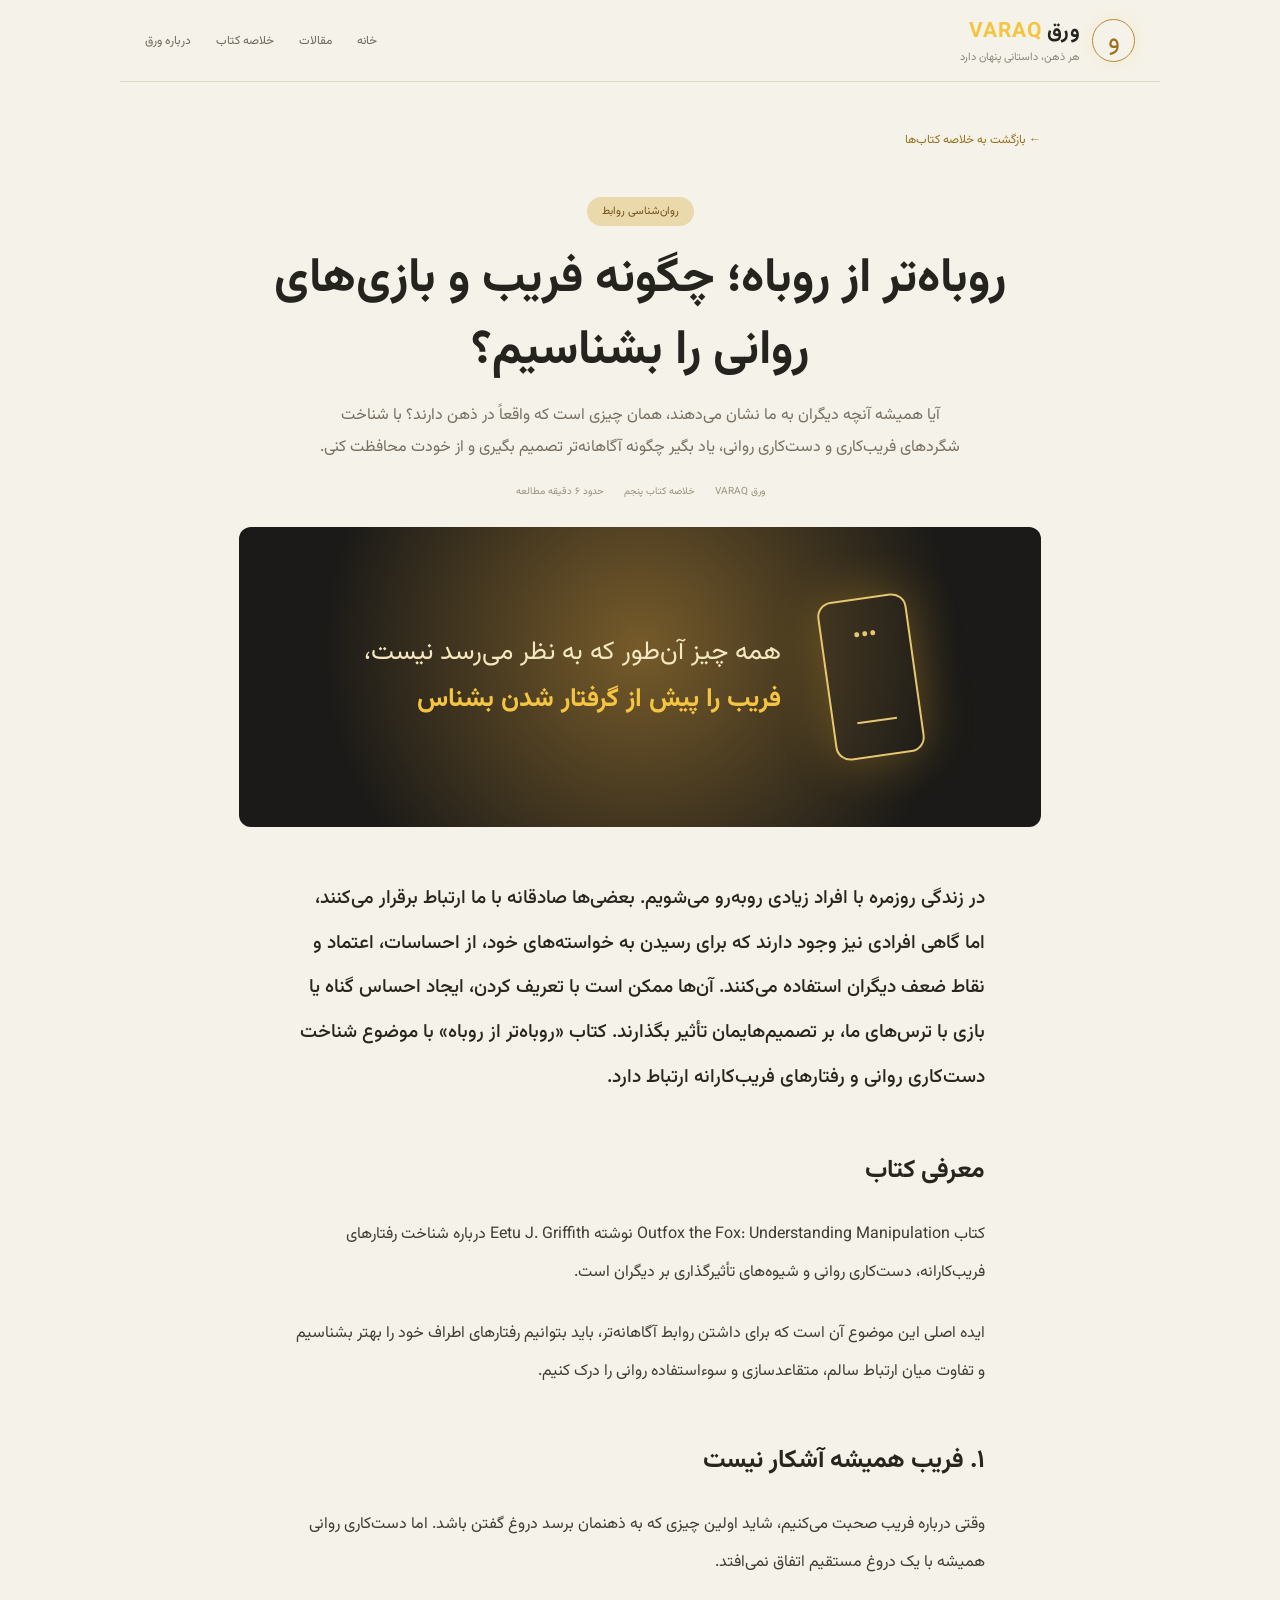
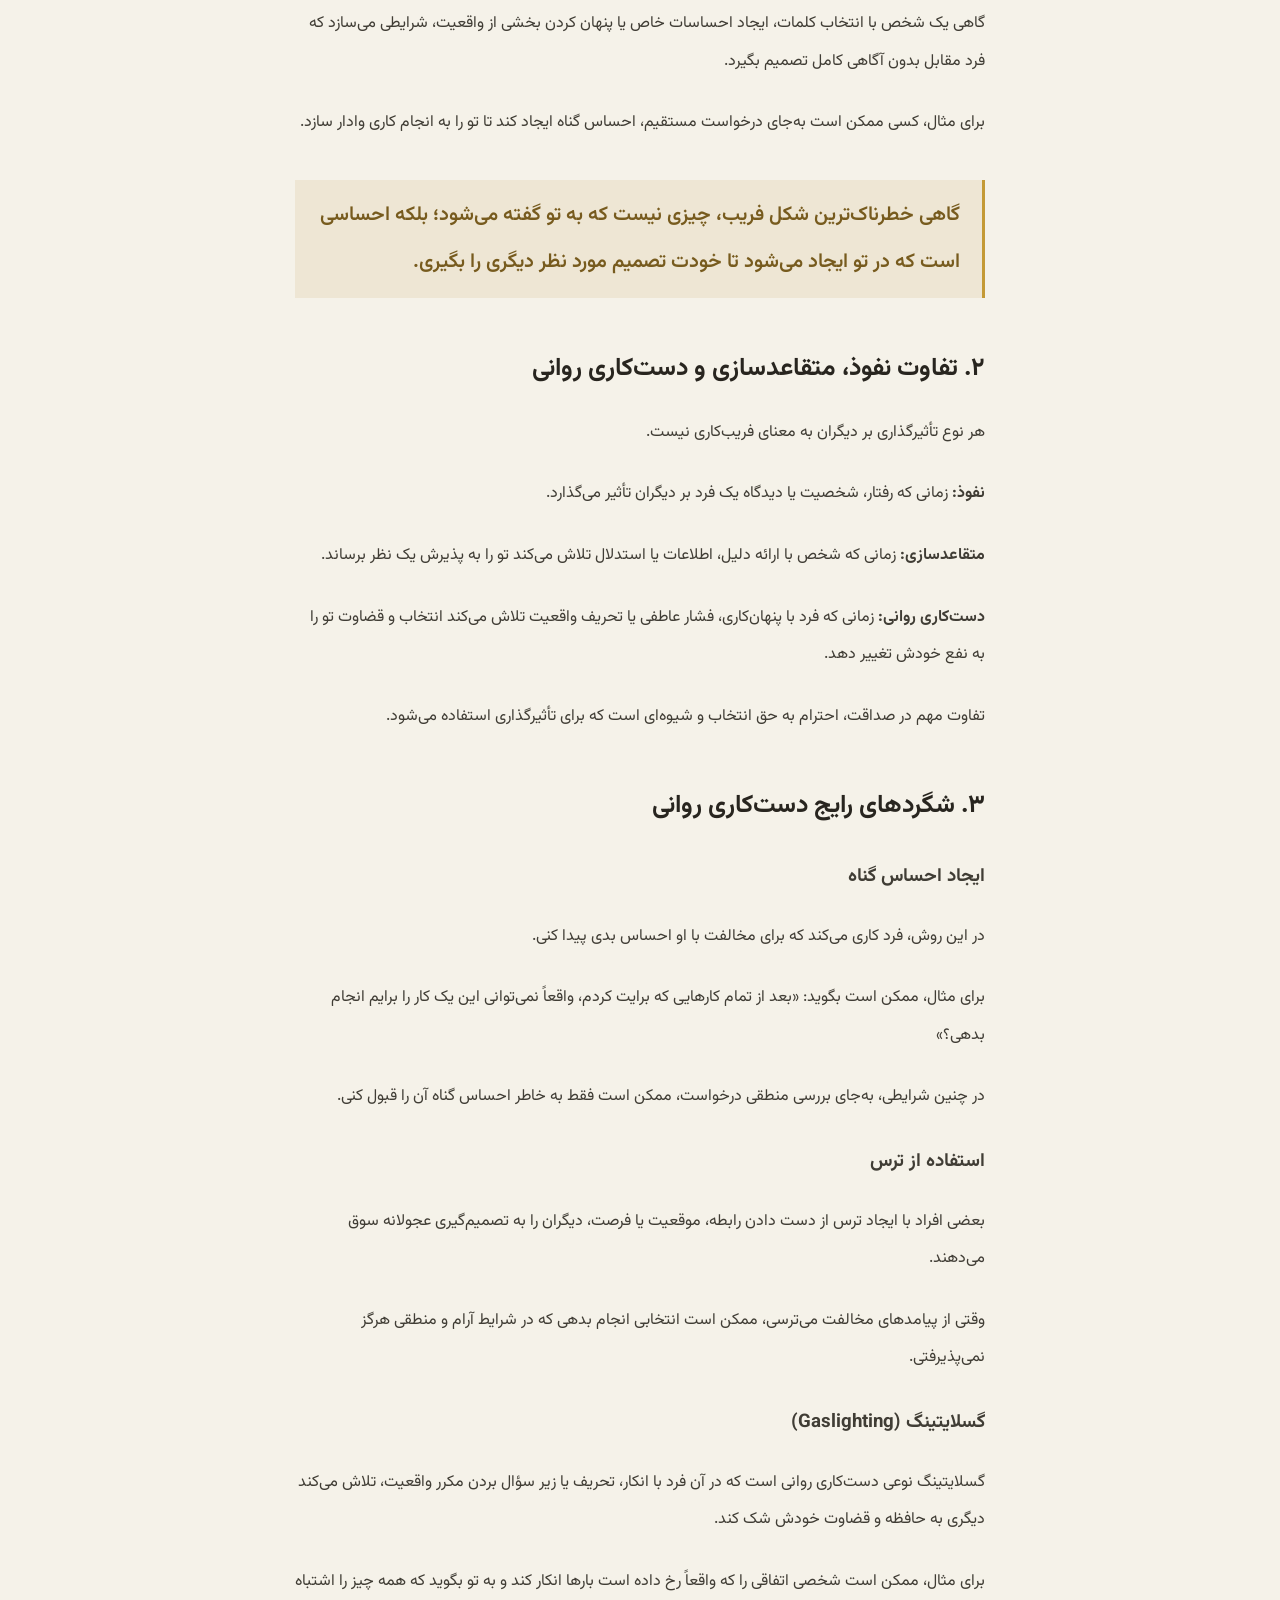
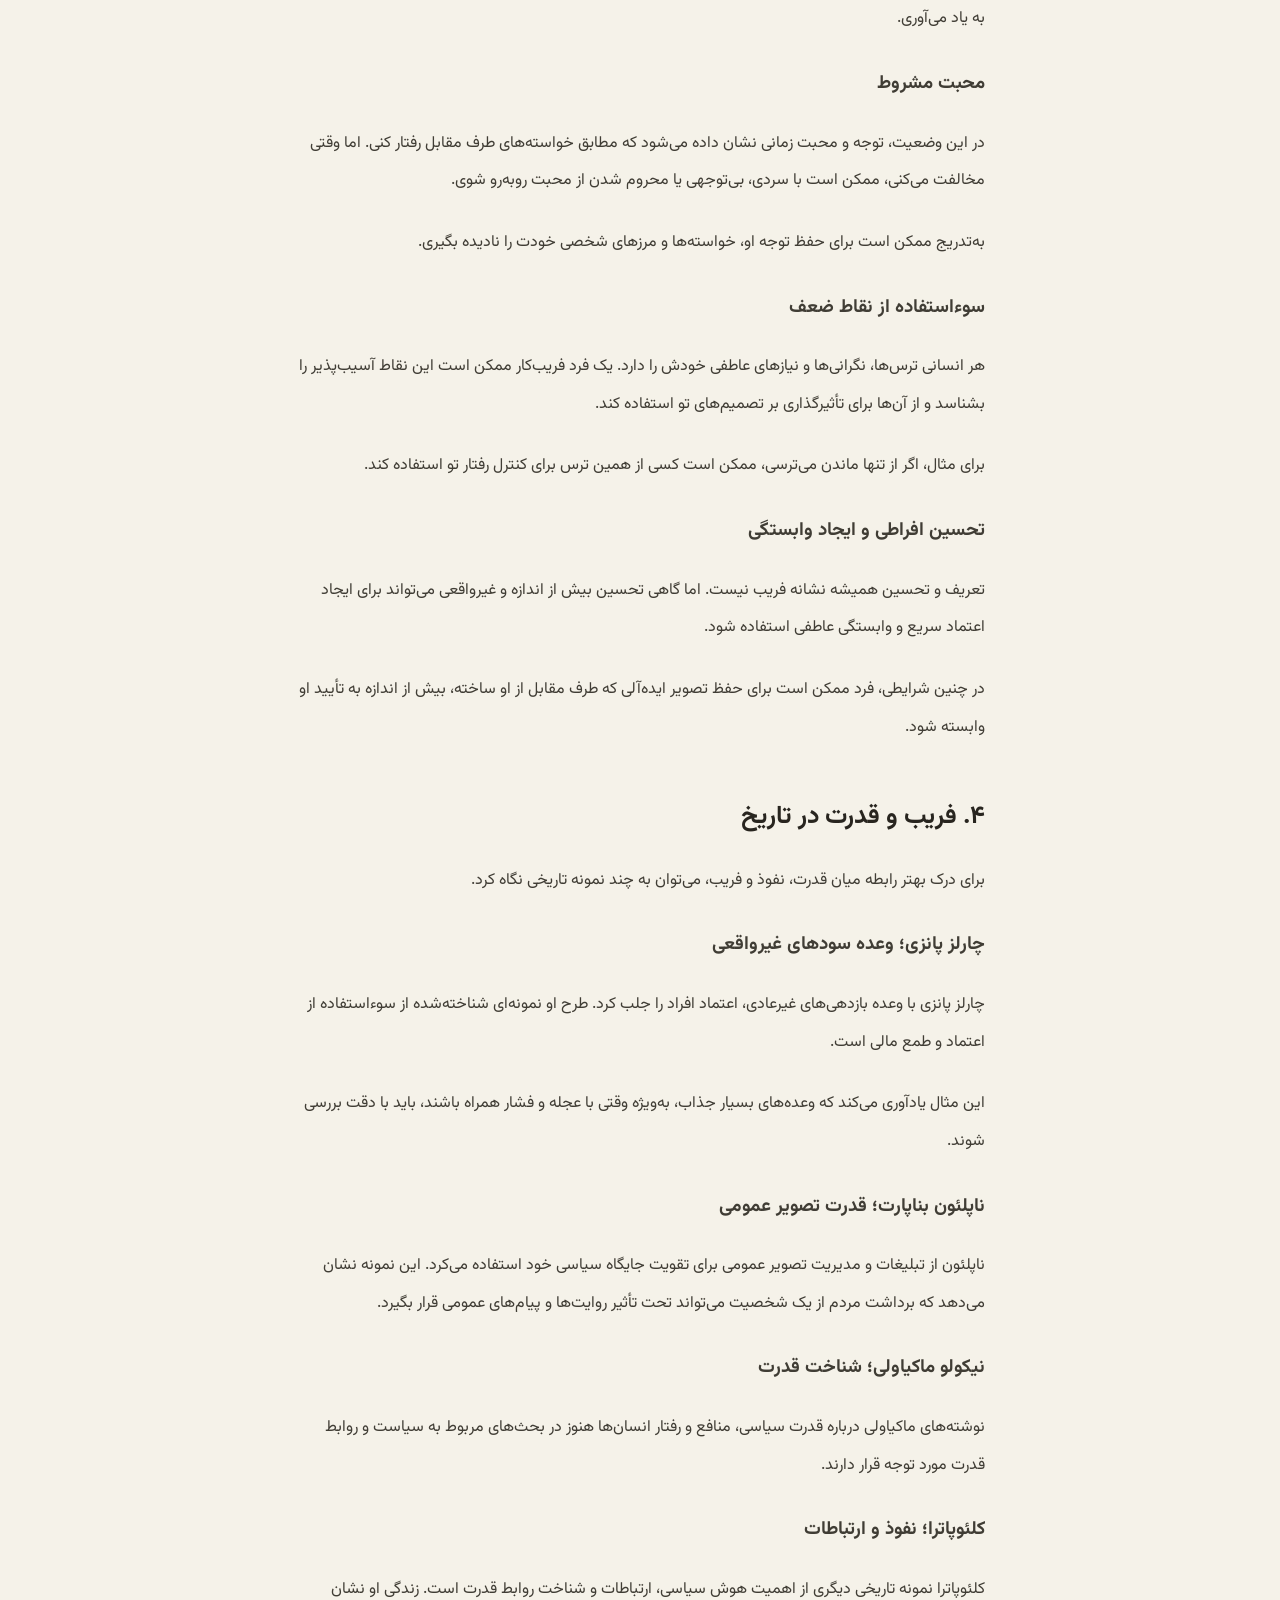
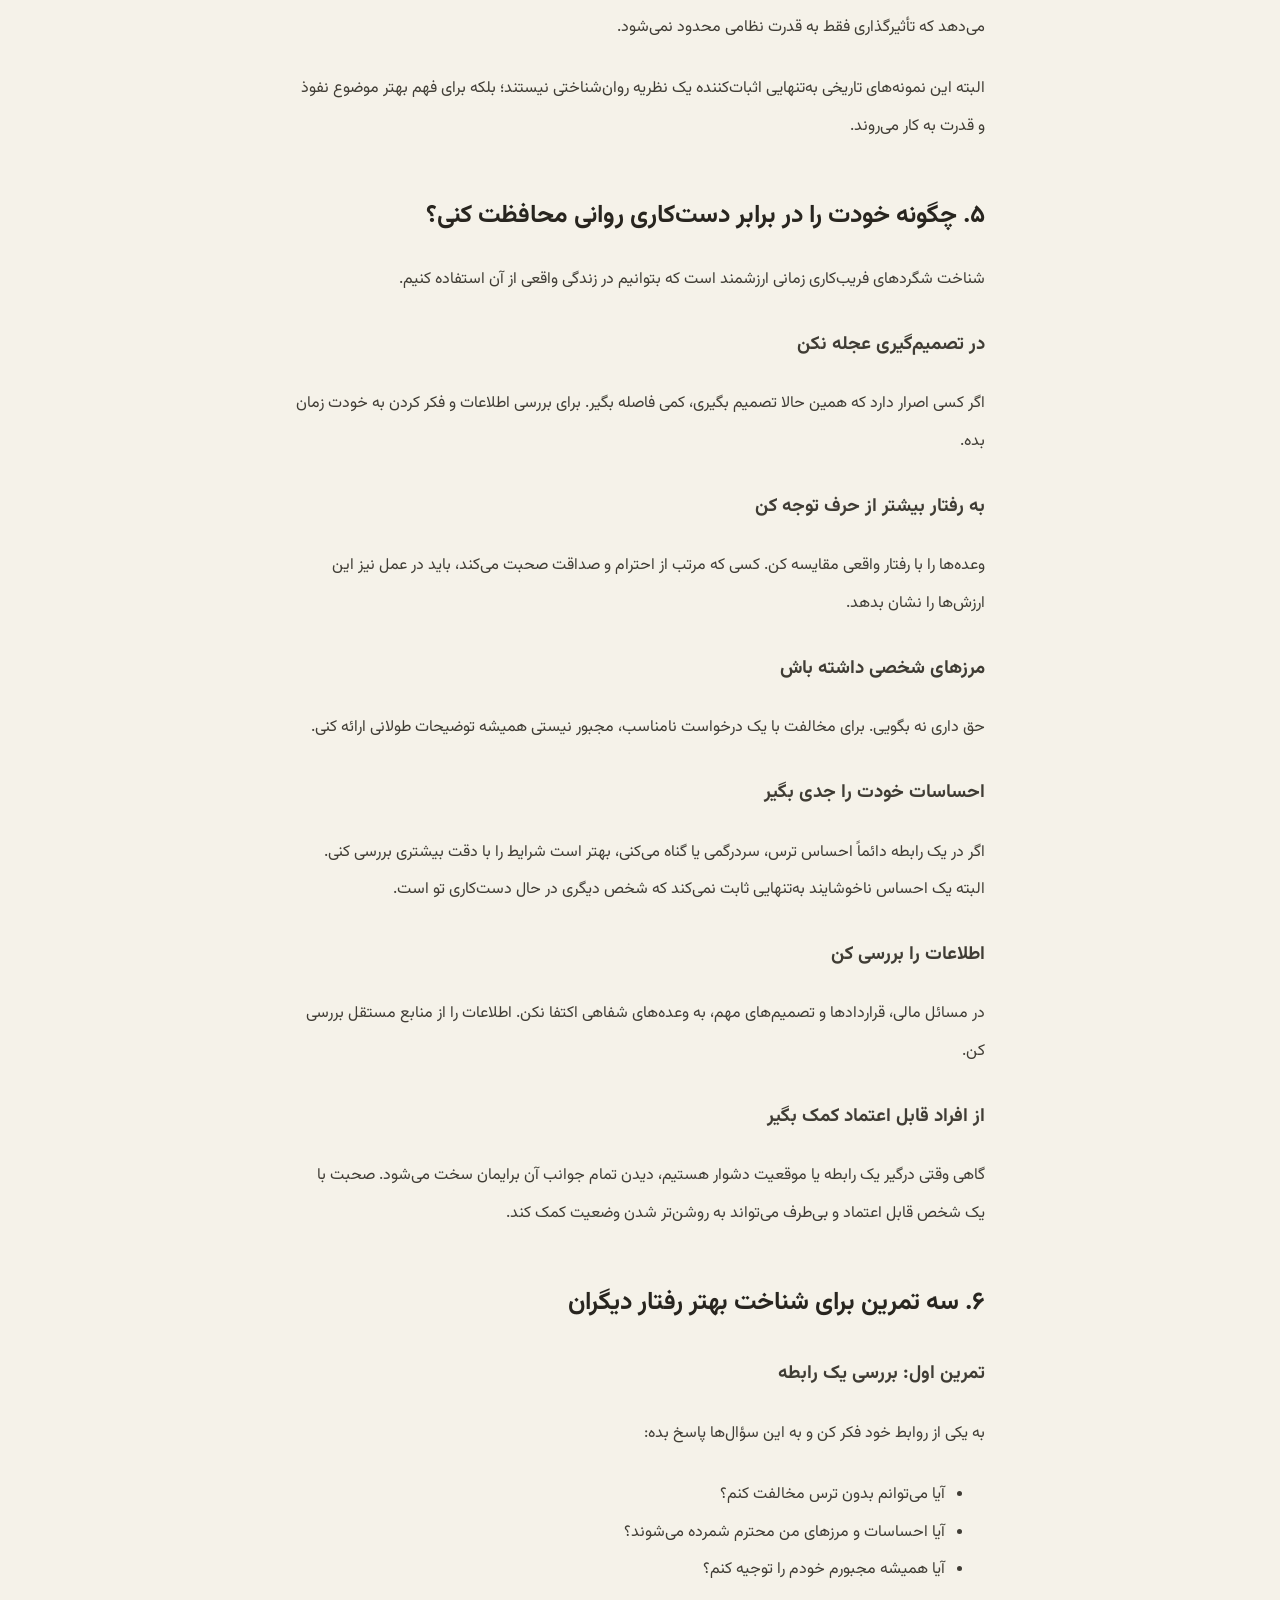
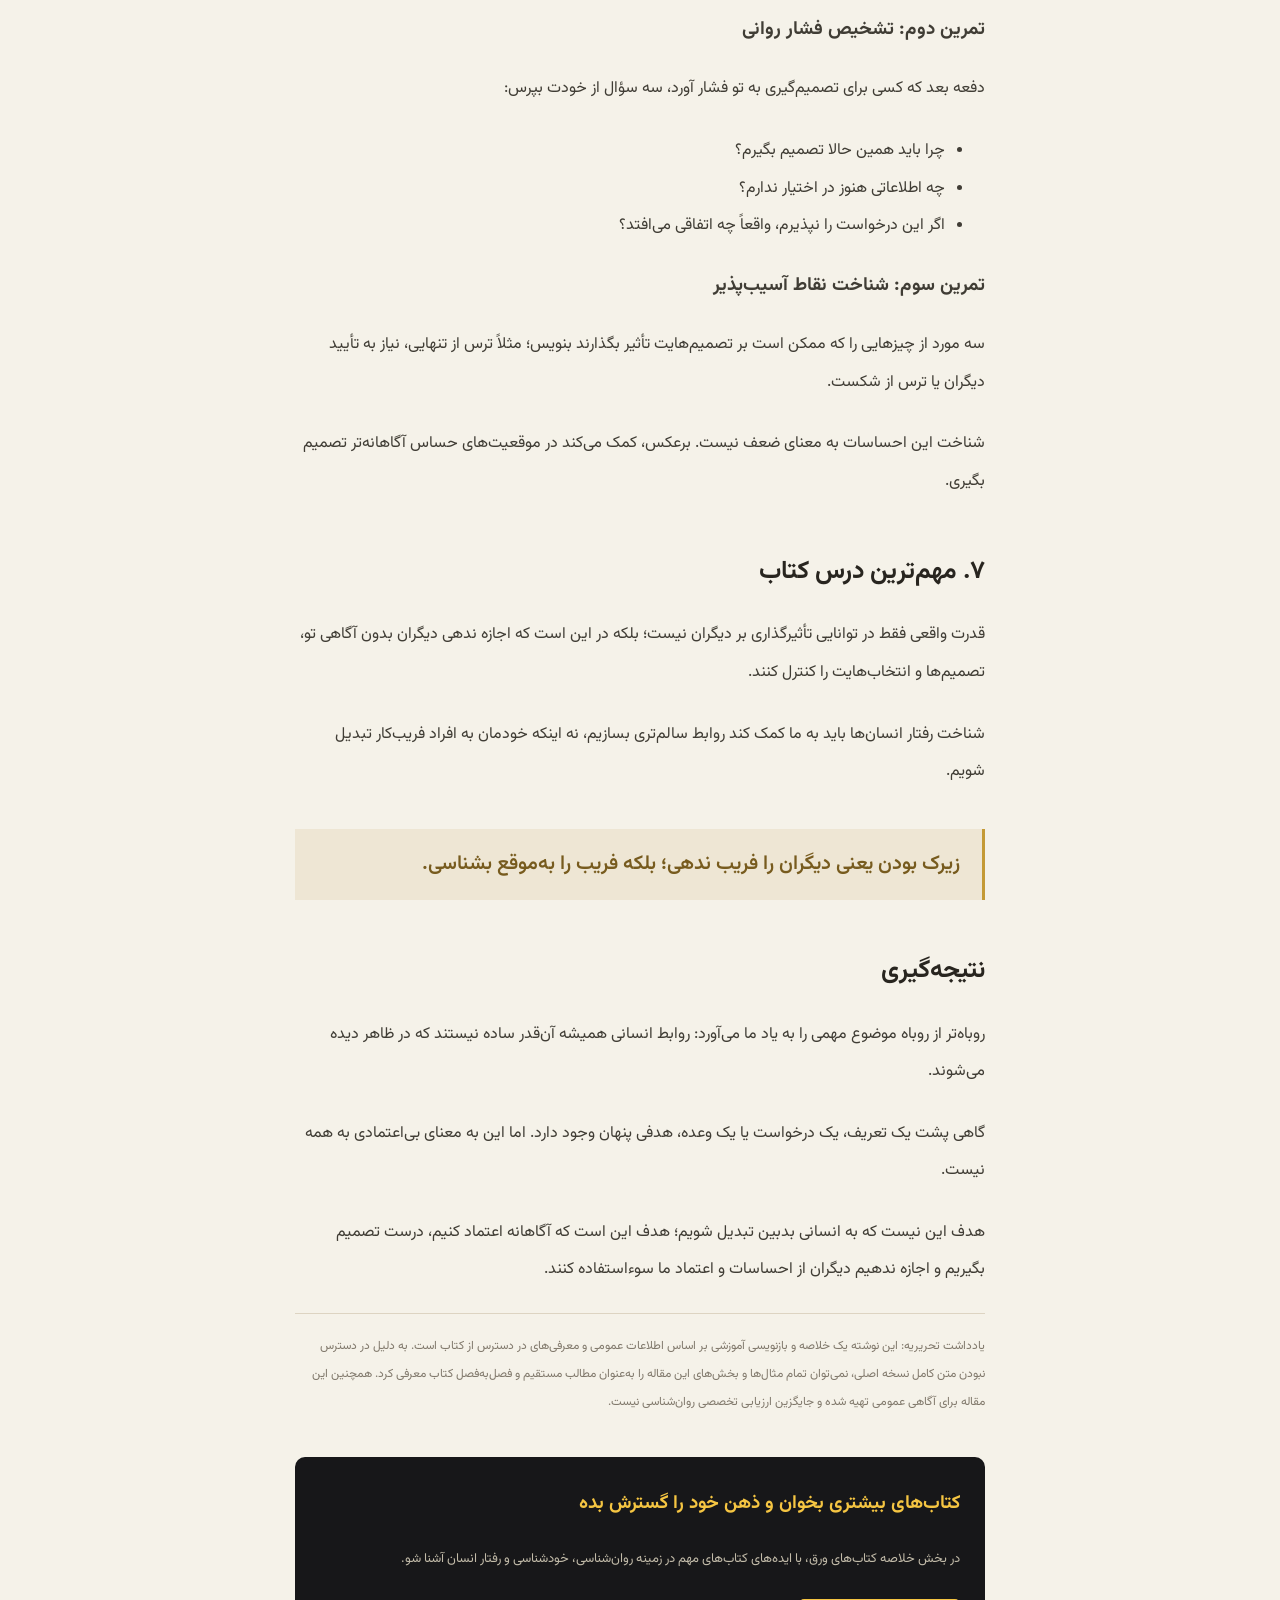
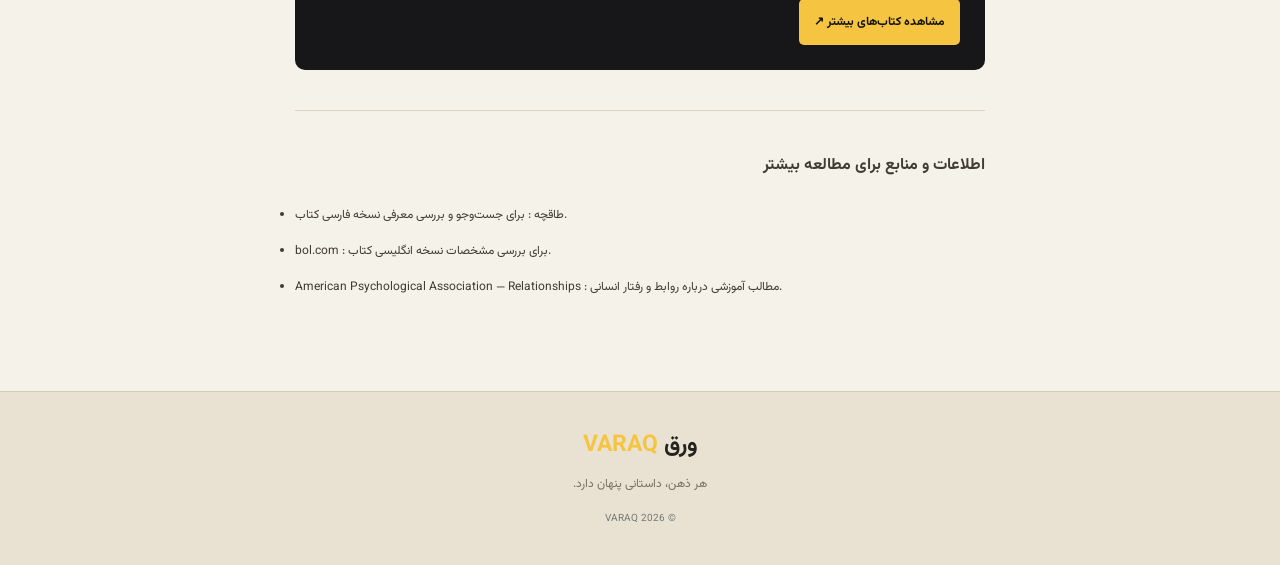
<file: outfox-the-fox.html>
<!doctype html>
<html lang="prs" dir="rtl">
<head>
<meta charset="utf-8">
<meta name="viewport" content="width=device-width, initial-scale=1">

<meta name="description" content="خلاصه کتاب روباه‌تر از روباه اثر Eetu J. Griffith؛ با شگردهای فریب‌کاری، دست‌کاری روانی، نفوذ و راه‌های محافظت از خود در روابط انسانی آشنا شوید. خلاصه‌ای به زبان دری از ورق VARAQ.">

<meta name="theme-color" content="#f5f2e9">

<link rel="canonical" href="https://varaq.eu/outfox-the-fox.html">

<meta property="og:title" content="روباه‌تر از روباه؛ شناخت فریب و بازی‌های روانی | ورق VARAQ">
<meta property="og:description" content="چگونه فریب دیگران را بشناسیم و قربانی بازی‌های روانی نشویم؟ خلاصه کتاب روباه‌تر از روباه به زبان دری.">
<meta property="og:url" content="https://varaq.eu/outfox-the-fox.html">
<meta property="og:type" content="article">
<meta property="og:locale" content="fa_AF">

<title>روباه‌تر از روباه؛ شناخت فریب و بازی‌های روانی | ورق VARAQ</title>

<link rel="stylesheet" href="styles.css?v=3">
</head>

<body class="article-page">

<header class="article-header">

<a class="brand dark-brand" href="index.html">
<span class="brand-mark">و</span>
<span>
<strong>ورق <b>VARAQ</b></strong>
<small>هر ذهن، داستانی پنهان دارد</small>
</span>
</a>

<nav>
<a href="index.html">خانه</a>
<a href="index.html#articles">مقالات</a>
<a href="books.html">خلاصه کتاب</a>
<a href="index.html#about">درباره ورق</a>
</nav>

</header>

<main class="article-main">

<a class="back-link" href="books.html">← بازگشت به خلاصه کتاب‌ها</a>

<header class="article-title">

<span class="article-category">روان‌شناسی روابط</span>

<h1>روباه‌تر از روباه؛ چگونه فریب و بازی‌های روانی را بشناسیم؟</h1>

<p class="article-deck">
آیا همیشه آنچه دیگران به ما نشان می‌دهند، همان چیزی است که واقعاً در ذهن دارند؟ با شناخت شگردهای فریب‌کاری و دست‌کاری روانی، یاد بگیر چگونه آگاهانه‌تر تصمیم بگیری و از خودت محافظت کنی.
</p>

<div class="article-meta">
<span>ورق VARAQ</span>
<span>خلاصه کتاب پنجم</span>
<span>حدود ۶ دقیقه مطالعه</span>
</div>

</header>

<div class="article-cover">
<div class="cover-phone">•••<span></span></div>
<p>
همه چیز آن‌طور که به نظر می‌رسد نیست،<br>
<b>فریب را پیش از گرفتار شدن بشناس</b>
</p>
</div>

<article class="prose">

<p class="lead">
در زندگی روزمره با افراد زیادی روبه‌رو می‌شویم. بعضی‌ها صادقانه با ما ارتباط برقرار می‌کنند، اما گاهی افرادی نیز وجود دارند که برای رسیدن به خواسته‌های خود، از احساسات، اعتماد و نقاط ضعف دیگران استفاده می‌کنند. آن‌ها ممکن است با تعریف کردن، ایجاد احساس گناه یا بازی با ترس‌های ما، بر تصمیم‌هایمان تأثیر بگذارند. کتاب «روباه‌تر از روباه» با موضوع شناخت دست‌کاری روانی و رفتارهای فریب‌کارانه ارتباط دارد.
</p>

<h2>معرفی کتاب</h2>

<p>
کتاب Outfox the Fox: Understanding Manipulation نوشته Eetu J. Griffith درباره شناخت رفتارهای فریب‌کارانه، دست‌کاری روانی و شیوه‌های تأثیرگذاری بر دیگران است.
</p>

<p>
ایده اصلی این موضوع آن است که برای داشتن روابط آگاهانه‌تر، باید بتوانیم رفتارهای اطراف خود را بهتر بشناسیم و تفاوت میان ارتباط سالم، متقاعدسازی و سوءاستفاده روانی را درک کنیم.
</p>

<h2>۱. فریب همیشه آشکار نیست</h2>

<p>
وقتی درباره فریب صحبت می‌کنیم، شاید اولین چیزی که به ذهنمان برسد دروغ گفتن باشد. اما دست‌کاری روانی همیشه با یک دروغ مستقیم اتفاق نمی‌افتد.
</p>

<p>
گاهی یک شخص با انتخاب کلمات، ایجاد احساسات خاص یا پنهان کردن بخشی از واقعیت، شرایطی می‌سازد که فرد مقابل بدون آگاهی کامل تصمیم بگیرد.
</p>

<p>
برای مثال، کسی ممکن است به‌جای درخواست مستقیم، احساس گناه ایجاد کند تا تو را به انجام کاری وادار سازد.
</p>

<blockquote>
گاهی خطرناک‌ترین شکل فریب، چیزی نیست که به تو گفته می‌شود؛ بلکه احساسی است که در تو ایجاد می‌شود تا خودت تصمیم مورد نظر دیگری را بگیری.
</blockquote>

<h2>۲. تفاوت نفوذ، متقاعدسازی و دست‌کاری روانی</h2>

<p>
هر نوع تأثیرگذاری بر دیگران به معنای فریب‌کاری نیست.
</p>

<p>
<strong>نفوذ:</strong> زمانی که رفتار، شخصیت یا دیدگاه یک فرد بر دیگران تأثیر می‌گذارد.
</p>

<p>
<strong>متقاعدسازی:</strong> زمانی که شخص با ارائه دلیل، اطلاعات یا استدلال تلاش می‌کند تو را به پذیرش یک نظر برساند.
</p>

<p>
<strong>دست‌کاری روانی:</strong> زمانی که فرد با پنهان‌کاری، فشار عاطفی یا تحریف واقعیت تلاش می‌کند انتخاب و قضاوت تو را به نفع خودش تغییر دهد.
</p>

<p>
تفاوت مهم در صداقت، احترام به حق انتخاب و شیوه‌ای است که برای تأثیرگذاری استفاده می‌شود.
</p>

<h2>۳. شگردهای رایج دست‌کاری روانی</h2>

<h3>ایجاد احساس گناه</h3>

<p>
در این روش، فرد کاری می‌کند که برای مخالفت با او احساس بدی پیدا کنی.
</p>

<p>
برای مثال، ممکن است بگوید: «بعد از تمام کارهایی که برایت کردم، واقعاً نمی‌توانی این یک کار را برایم انجام بدهی؟»
</p>

<p>
در چنین شرایطی، به‌جای بررسی منطقی درخواست، ممکن است فقط به خاطر احساس گناه آن را قبول کنی.
</p>

<h3>استفاده از ترس</h3>

<p>
بعضی افراد با ایجاد ترس از دست دادن رابطه، موقعیت یا فرصت، دیگران را به تصمیم‌گیری عجولانه سوق می‌دهند.
</p>

<p>
وقتی از پیامدهای مخالفت می‌ترسی، ممکن است انتخابی انجام بدهی که در شرایط آرام و منطقی هرگز نمی‌پذیرفتی.
</p>

<h3>گسلایتینگ (Gaslighting)</h3>

<p>
گسلایتینگ نوعی دست‌کاری روانی است که در آن فرد با انکار، تحریف یا زیر سؤال بردن مکرر واقعیت، تلاش می‌کند دیگری به حافظه و قضاوت خودش شک کند.
</p>

<p>
برای مثال، ممکن است شخصی اتفاقی را که واقعاً رخ داده است بارها انکار کند و به تو بگوید که همه چیز را اشتباه به یاد می‌آوری.
</p>

<h3>محبت مشروط</h3>

<p>
در این وضعیت، توجه و محبت زمانی نشان داده می‌شود که مطابق خواسته‌های طرف مقابل رفتار کنی. اما وقتی مخالفت می‌کنی، ممکن است با سردی، بی‌توجهی یا محروم شدن از محبت روبه‌رو شوی.
</p>

<p>
به‌تدریج ممکن است برای حفظ توجه او، خواسته‌ها و مرزهای شخصی خودت را نادیده بگیری.
</p>

<h3>سوءاستفاده از نقاط ضعف</h3>

<p>
هر انسانی ترس‌ها، نگرانی‌ها و نیازهای عاطفی خودش را دارد. یک فرد فریب‌کار ممکن است این نقاط آسیب‌پذیر را بشناسد و از آن‌ها برای تأثیرگذاری بر تصمیم‌های تو استفاده کند.
</p>

<p>
برای مثال، اگر از تنها ماندن می‌ترسی، ممکن است کسی از همین ترس برای کنترل رفتار تو استفاده کند.
</p>

<h3>تحسین افراطی و ایجاد وابستگی</h3>

<p>
تعریف و تحسین همیشه نشانه فریب نیست. اما گاهی تحسین بیش از اندازه و غیرواقعی می‌تواند برای ایجاد اعتماد سریع و وابستگی عاطفی استفاده شود.
</p>

<p>
در چنین شرایطی، فرد ممکن است برای حفظ تصویر ایده‌آلی که طرف مقابل از او ساخته، بیش از اندازه به تأیید او وابسته شود.
</p>

<h2>۴. فریب و قدرت در تاریخ</h2>

<p>
برای درک بهتر رابطه میان قدرت، نفوذ و فریب، می‌توان به چند نمونه تاریخی نگاه کرد.
</p>

<h3>چارلز پانزی؛ وعده سودهای غیرواقعی</h3>

<p>
چارلز پانزی با وعده بازدهی‌های غیرعادی، اعتماد افراد را جلب کرد. طرح او نمونه‌ای شناخته‌شده از سوءاستفاده از اعتماد و طمع مالی است.
</p>

<p>
این مثال یادآوری می‌کند که وعده‌های بسیار جذاب، به‌ویژه وقتی با عجله و فشار همراه باشند، باید با دقت بررسی شوند.
</p>

<h3>ناپلئون بناپارت؛ قدرت تصویر عمومی</h3>

<p>
ناپلئون از تبلیغات و مدیریت تصویر عمومی برای تقویت جایگاه سیاسی خود استفاده می‌کرد. این نمونه نشان می‌دهد که برداشت مردم از یک شخصیت می‌تواند تحت تأثیر روایت‌ها و پیام‌های عمومی قرار بگیرد.
</p>

<h3>نیکولو ماکیاولی؛ شناخت قدرت</h3>

<p>
نوشته‌های ماکیاولی درباره قدرت سیاسی، منافع و رفتار انسان‌ها هنوز در بحث‌های مربوط به سیاست و روابط قدرت مورد توجه قرار دارند.
</p>

<h3>کلئوپاترا؛ نفوذ و ارتباطات</h3>

<p>
کلئوپاترا نمونه تاریخی دیگری از اهمیت هوش سیاسی، ارتباطات و شناخت روابط قدرت است. زندگی او نشان می‌دهد که تأثیرگذاری فقط به قدرت نظامی محدود نمی‌شود.
</p>

<p>
البته این نمونه‌های تاریخی به‌تنهایی اثبات‌کننده یک نظریه روان‌شناختی نیستند؛ بلکه برای فهم بهتر موضوع نفوذ و قدرت به کار می‌روند.
</p>

<h2>۵. چگونه خودت را در برابر دست‌کاری روانی محافظت کنی؟</h2>

<p>
شناخت شگردهای فریب‌کاری زمانی ارزشمند است که بتوانیم در زندگی واقعی از آن استفاده کنیم.
</p>

<h3>در تصمیم‌گیری عجله نکن</h3>

<p>
اگر کسی اصرار دارد که همین حالا تصمیم بگیری، کمی فاصله بگیر. برای بررسی اطلاعات و فکر کردن به خودت زمان بده.
</p>

<h3>به رفتار بیشتر از حرف توجه کن</h3>

<p>
وعده‌ها را با رفتار واقعی مقایسه کن. کسی که مرتب از احترام و صداقت صحبت می‌کند، باید در عمل نیز این ارزش‌ها را نشان بدهد.
</p>

<h3>مرزهای شخصی داشته باش</h3>

<p>
حق داری نه بگویی. برای مخالفت با یک درخواست نامناسب، مجبور نیستی همیشه توضیحات طولانی ارائه کنی.
</p>

<h3>احساسات خودت را جدی بگیر</h3>

<p>
اگر در یک رابطه دائماً احساس ترس، سردرگمی یا گناه می‌کنی، بهتر است شرایط را با دقت بیشتری بررسی کنی. البته یک احساس ناخوشایند به‌تنهایی ثابت نمی‌کند که شخص دیگری در حال دست‌کاری تو است.
</p>

<h3>اطلاعات را بررسی کن</h3>

<p>
در مسائل مالی، قراردادها و تصمیم‌های مهم، به وعده‌های شفاهی اکتفا نکن. اطلاعات را از منابع مستقل بررسی کن.
</p>

<h3>از افراد قابل اعتماد کمک بگیر</h3>

<p>
گاهی وقتی درگیر یک رابطه یا موقعیت دشوار هستیم، دیدن تمام جوانب آن برایمان سخت می‌شود. صحبت با یک شخص قابل اعتماد و بی‌طرف می‌تواند به روشن‌تر شدن وضعیت کمک کند.
</p>

<h2>۶. سه تمرین برای شناخت بهتر رفتار دیگران</h2>

<h3>تمرین اول: بررسی یک رابطه</h3>

<p>
به یکی از روابط خود فکر کن و به این سؤال‌ها پاسخ بده:
</p>

<ul>
<li>آیا می‌توانم بدون ترس مخالفت کنم؟</li>
<li>آیا احساسات و مرزهای من محترم شمرده می‌شوند؟</li>
<li>آیا همیشه مجبورم خودم را توجیه کنم؟</li>
</ul>

<h3>تمرین دوم: تشخیص فشار روانی</h3>

<p>
دفعه بعد که کسی برای تصمیم‌گیری به تو فشار آورد، سه سؤال از خودت بپرس:
</p>

<ul>
<li>چرا باید همین حالا تصمیم بگیرم؟</li>
<li>چه اطلاعاتی هنوز در اختیار ندارم؟</li>
<li>اگر این درخواست را نپذیرم، واقعاً چه اتفاقی می‌افتد؟</li>
</ul>

<h3>تمرین سوم: شناخت نقاط آسیب‌پذیر</h3>

<p>
سه مورد از چیزهایی را که ممکن است بر تصمیم‌هایت تأثیر بگذارند بنویس؛ مثلاً ترس از تنهایی، نیاز به تأیید دیگران یا ترس از شکست.
</p>

<p>
شناخت این احساسات به معنای ضعف نیست. برعکس، کمک می‌کند در موقعیت‌های حساس آگاهانه‌تر تصمیم بگیری.
</p>

<h2>۷. مهم‌ترین درس کتاب</h2>

<p>
قدرت واقعی فقط در توانایی تأثیرگذاری بر دیگران نیست؛ بلکه در این است که اجازه ندهی دیگران بدون آگاهی تو، تصمیم‌ها و انتخاب‌هایت را کنترل کنند.
</p>

<p>
شناخت رفتار انسان‌ها باید به ما کمک کند روابط سالم‌تری بسازیم، نه اینکه خودمان به افراد فریب‌کار تبدیل شویم.
</p>

<blockquote>
زیرک بودن یعنی دیگران را فریب ندهی؛ بلکه فریب را به‌موقع بشناسی.
</blockquote>

<h2>نتیجه‌گیری</h2>

<p>
روباه‌تر از روباه موضوع مهمی را به یاد ما می‌آورد: روابط انسانی همیشه آن‌قدر ساده نیستند که در ظاهر دیده می‌شوند.
</p>

<p>
گاهی پشت یک تعریف، یک درخواست یا یک وعده، هدفی پنهان وجود دارد. اما این به معنای بی‌اعتمادی به همه نیست.
</p>

<p>
هدف این نیست که به انسانی بدبین تبدیل شویم؛ هدف این است که آگاهانه اعتماد کنیم، درست تصمیم بگیریم و اجازه ندهیم دیگران از احساسات و اعتماد ما سوءاستفاده کنند.
</p>

<p class="editorial-note">
یادداشت تحریریه: این نوشته یک خلاصه و بازنویسی آموزشی بر اساس اطلاعات عمومی و معرفی‌های در دسترس از کتاب است. به دلیل در دسترس نبودن متن کامل نسخه اصلی، نمی‌توان تمام مثال‌ها و بخش‌های این مقاله را به‌عنوان مطالب مستقیم و فصل‌به‌فصل کتاب معرفی کرد. همچنین این مقاله برای آگاهی عمومی تهیه شده و جایگزین ارزیابی تخصصی روان‌شناسی نیست.
</p>

<div class="article-cta">

<h3>کتاب‌های بیشتری بخوان و ذهن خود را گسترش بده</h3>

<p>
در بخش خلاصه کتاب‌های ورق، با ایده‌های کتاب‌های مهم در زمینه روان‌شناسی، خودشناسی و رفتار انسان آشنا شو.
</p>

<a href="books.html">
مشاهده کتاب‌های بیشتر ↗
</a>

</div>

<div class="sources">

<h3>اطلاعات و منابع برای مطالعه بیشتر</h3>

<ul>

<li>
<a href="https://www.taaghche.com/" target="_blank" rel="noopener">
طاقچه
</a>
: برای جست‌وجو و بررسی معرفی نسخه فارسی کتاب.
</li>

<li>
<a href="https://www.bol.com/" target="_blank" rel="noopener">
bol.com
</a>
: برای بررسی مشخصات نسخه انگلیسی کتاب.
</li>

<li>
<a href="https://www.apa.org/topics/relationships" target="_blank" rel="noopener">
American Psychological Association — Relationships
</a>
: مطالب آموزشی درباره روابط و رفتار انسانی.
</li>

</ul>

</div>

</article>
</main>

<footer class="site-footer light-footer">

<a class="footer-brand" href="index.html">
ورق <b>VARAQ</b>
</a>

<p>هر ذهن، داستانی پنهان دارد.</p>

<small>© 2026 VARAQ</small>

</footer>

<script src="script.js"></script>

<!-- Cloudflare Web Analytics -->
<script type="module" src="https://static.cloudflareinsights.com/beacon.min.js" data-cf-beacon='{"token":"1dc7a06d4ff44a8cb4a771f1d8b8fd3a"}'></script>
<!-- End Cloudflare Web Analytics -->

</body>
</html>
</file>
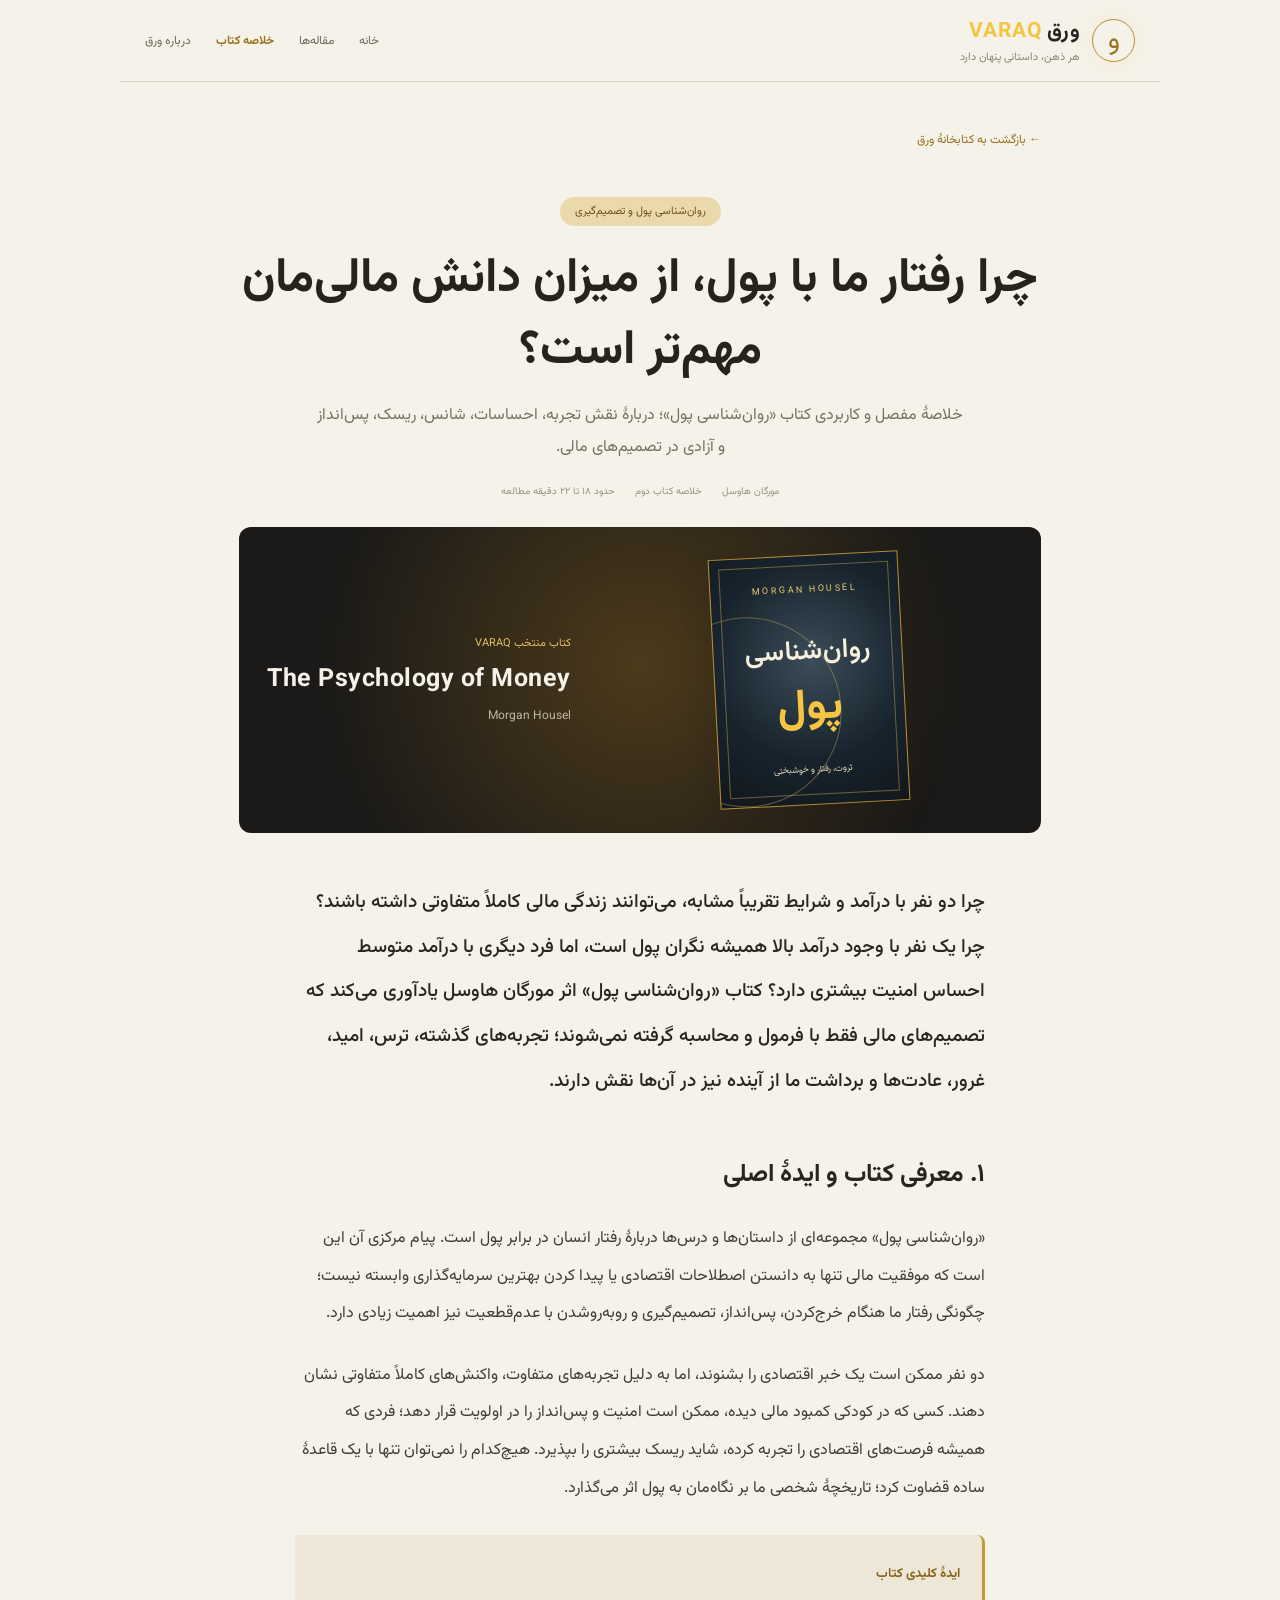
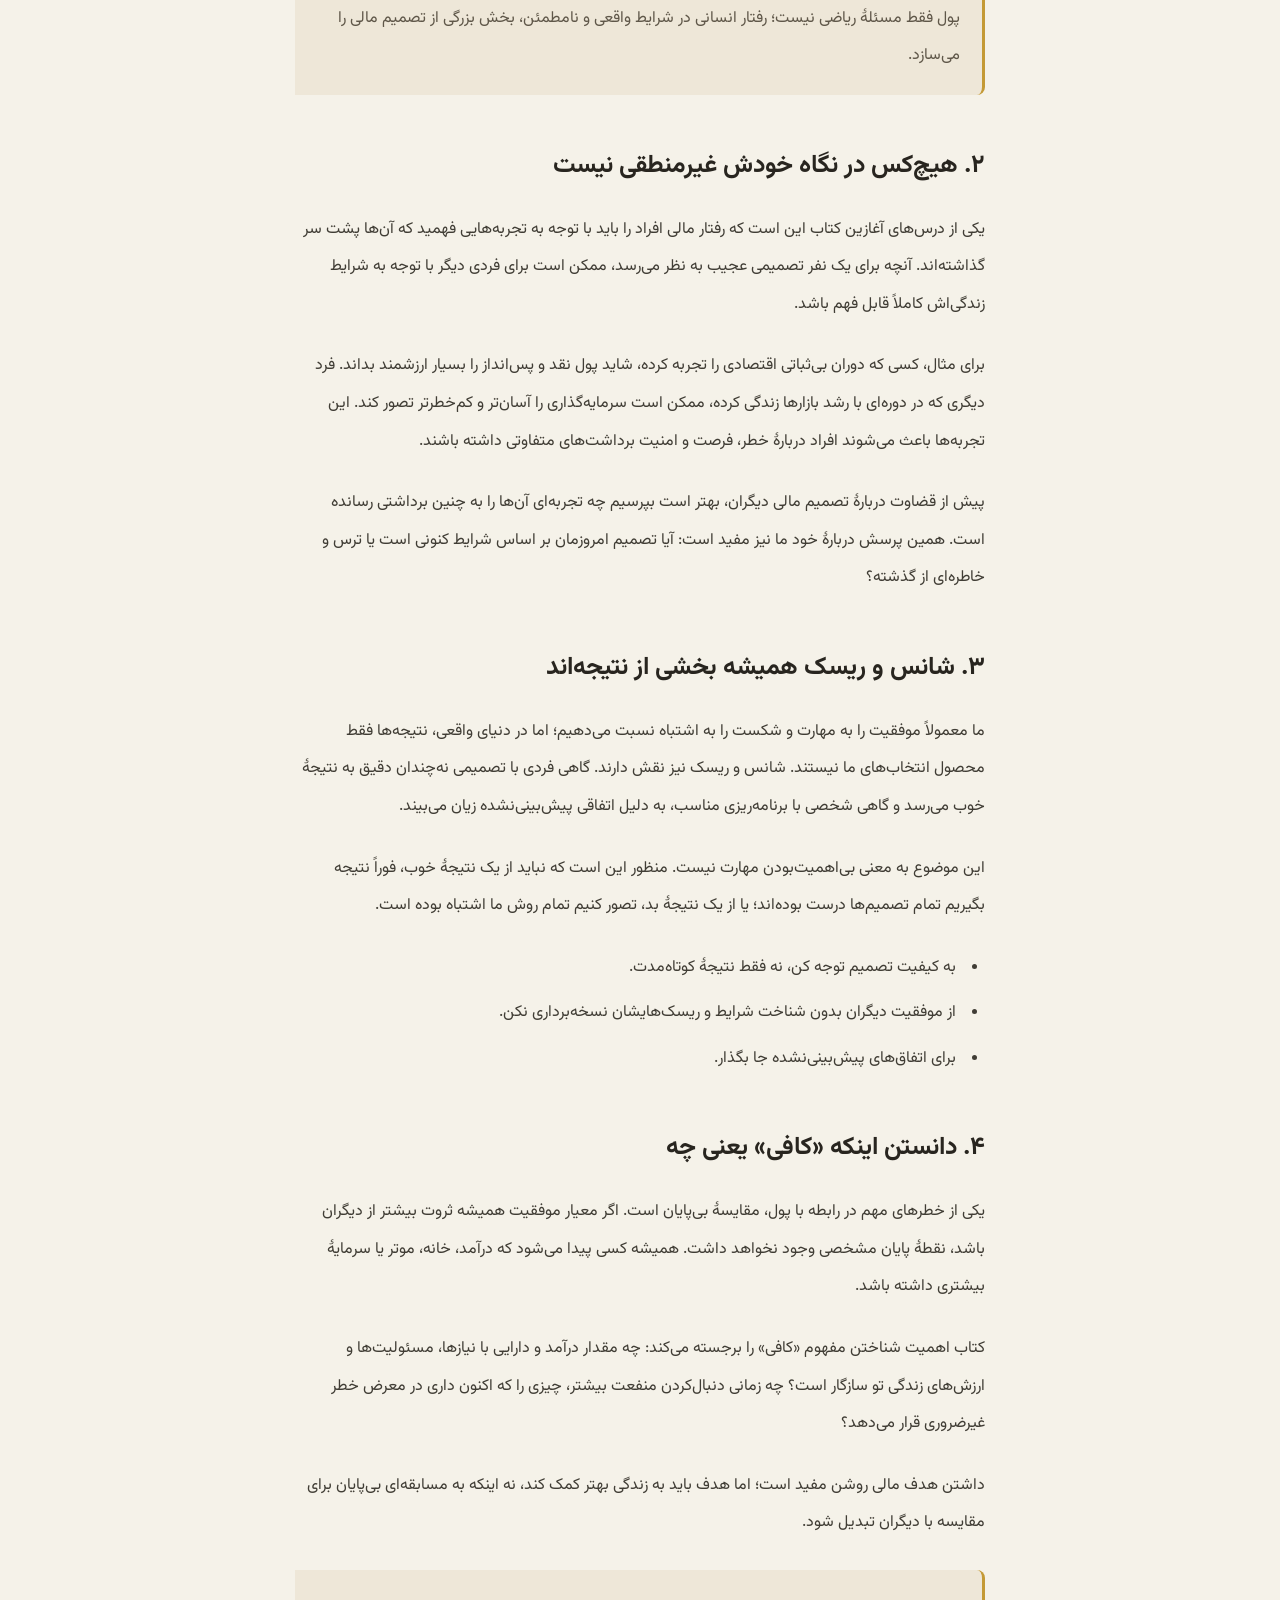
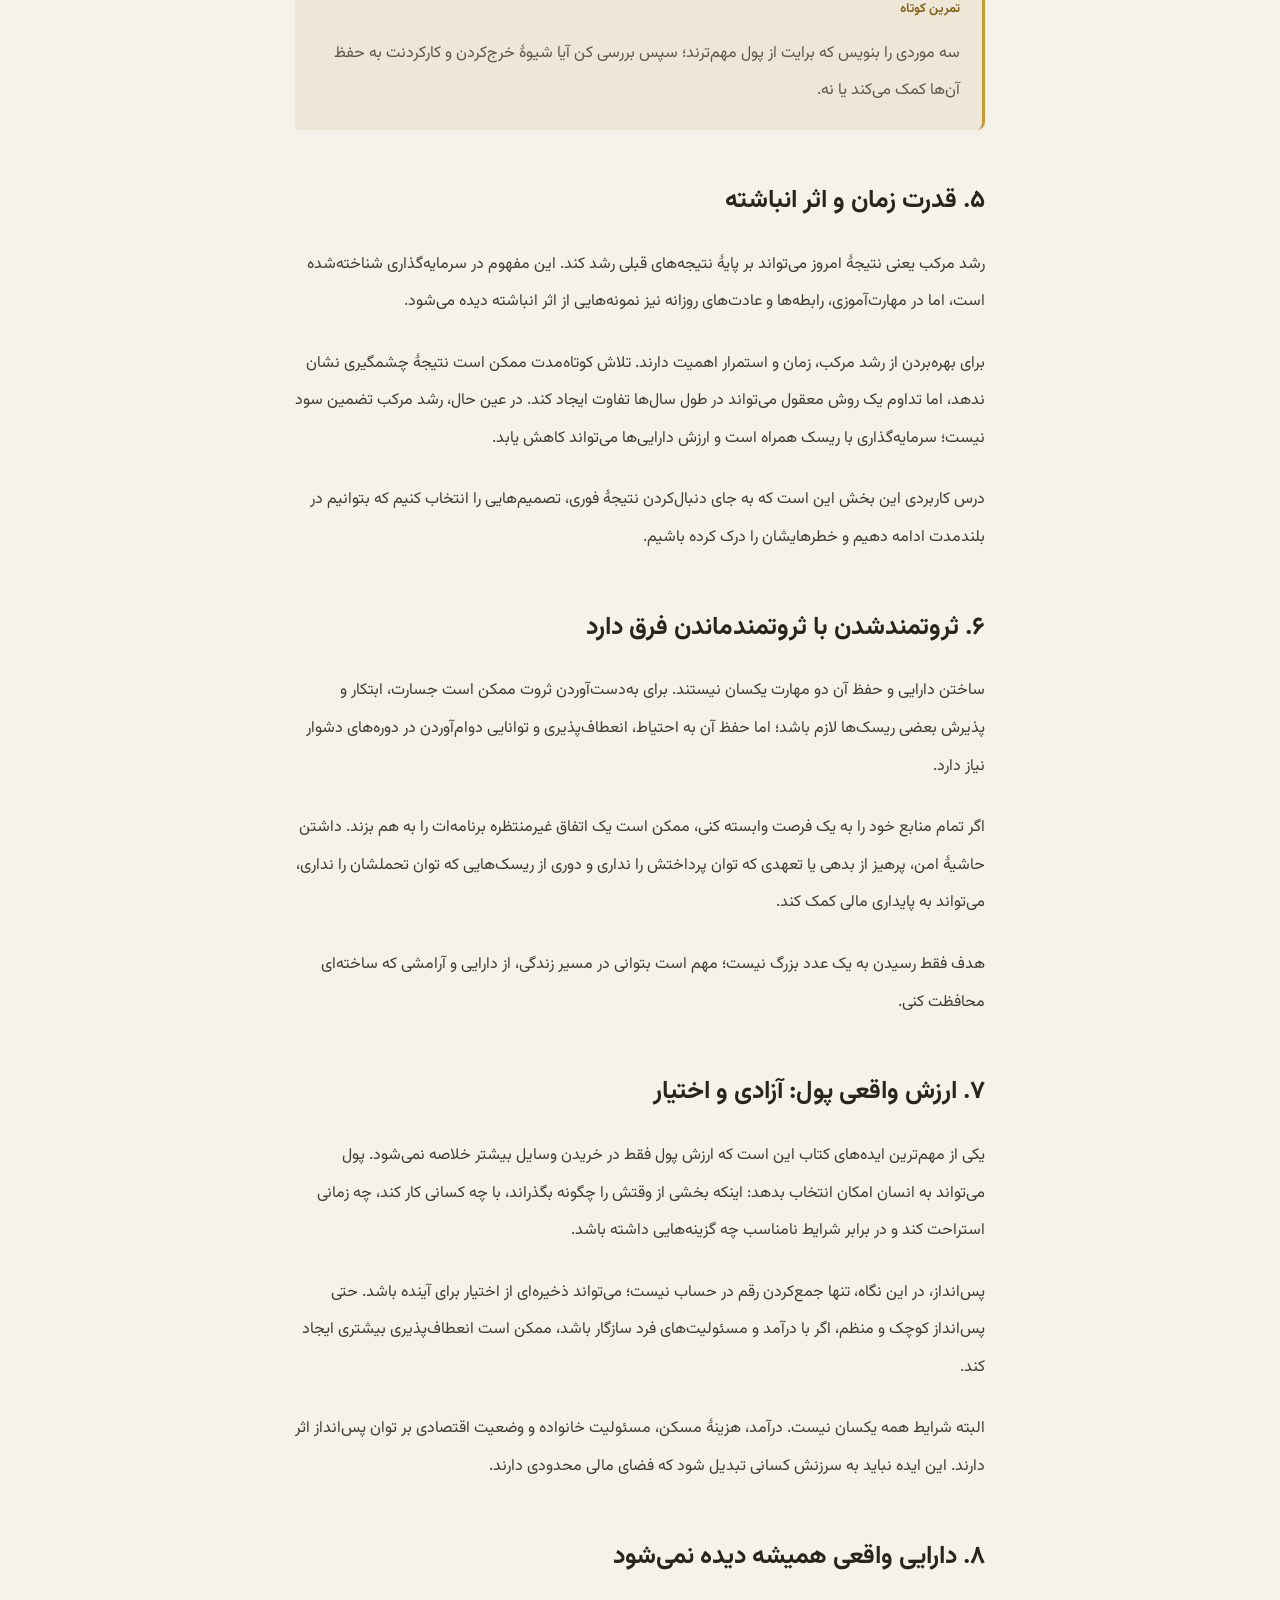
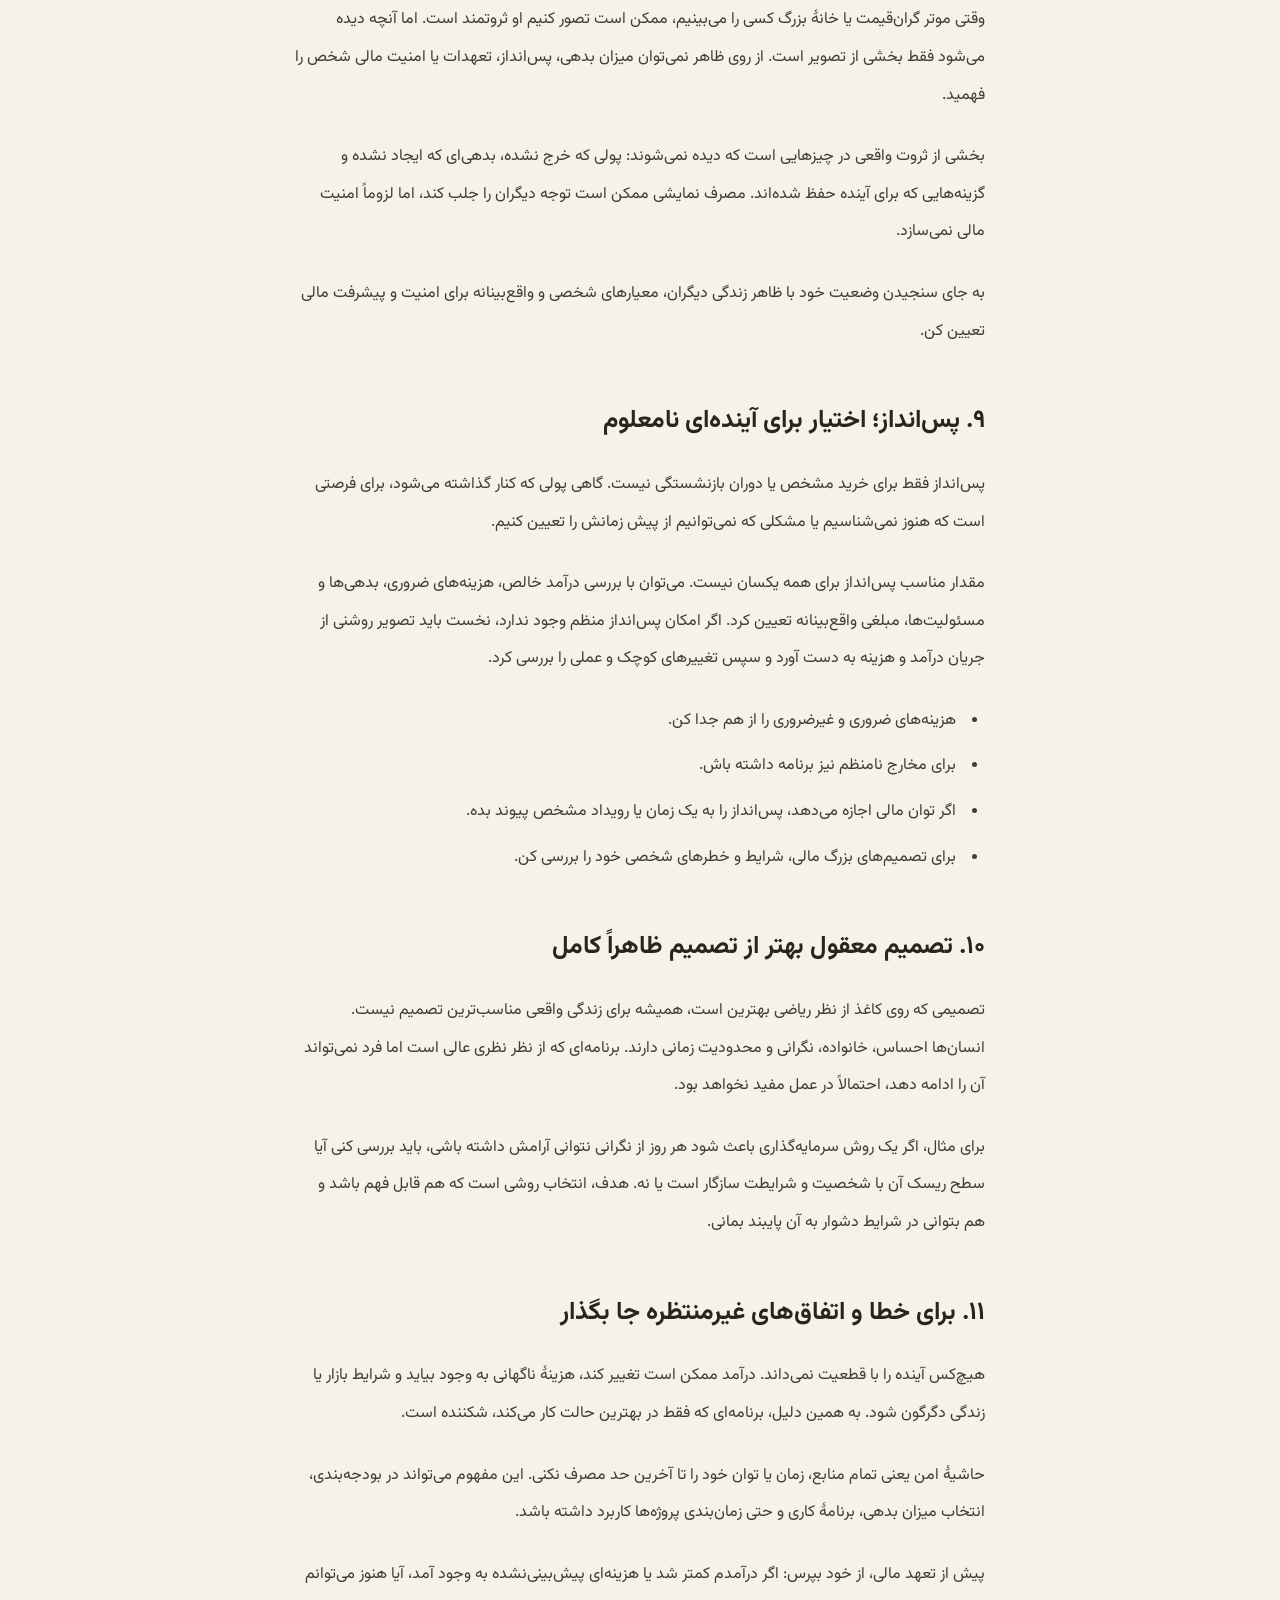
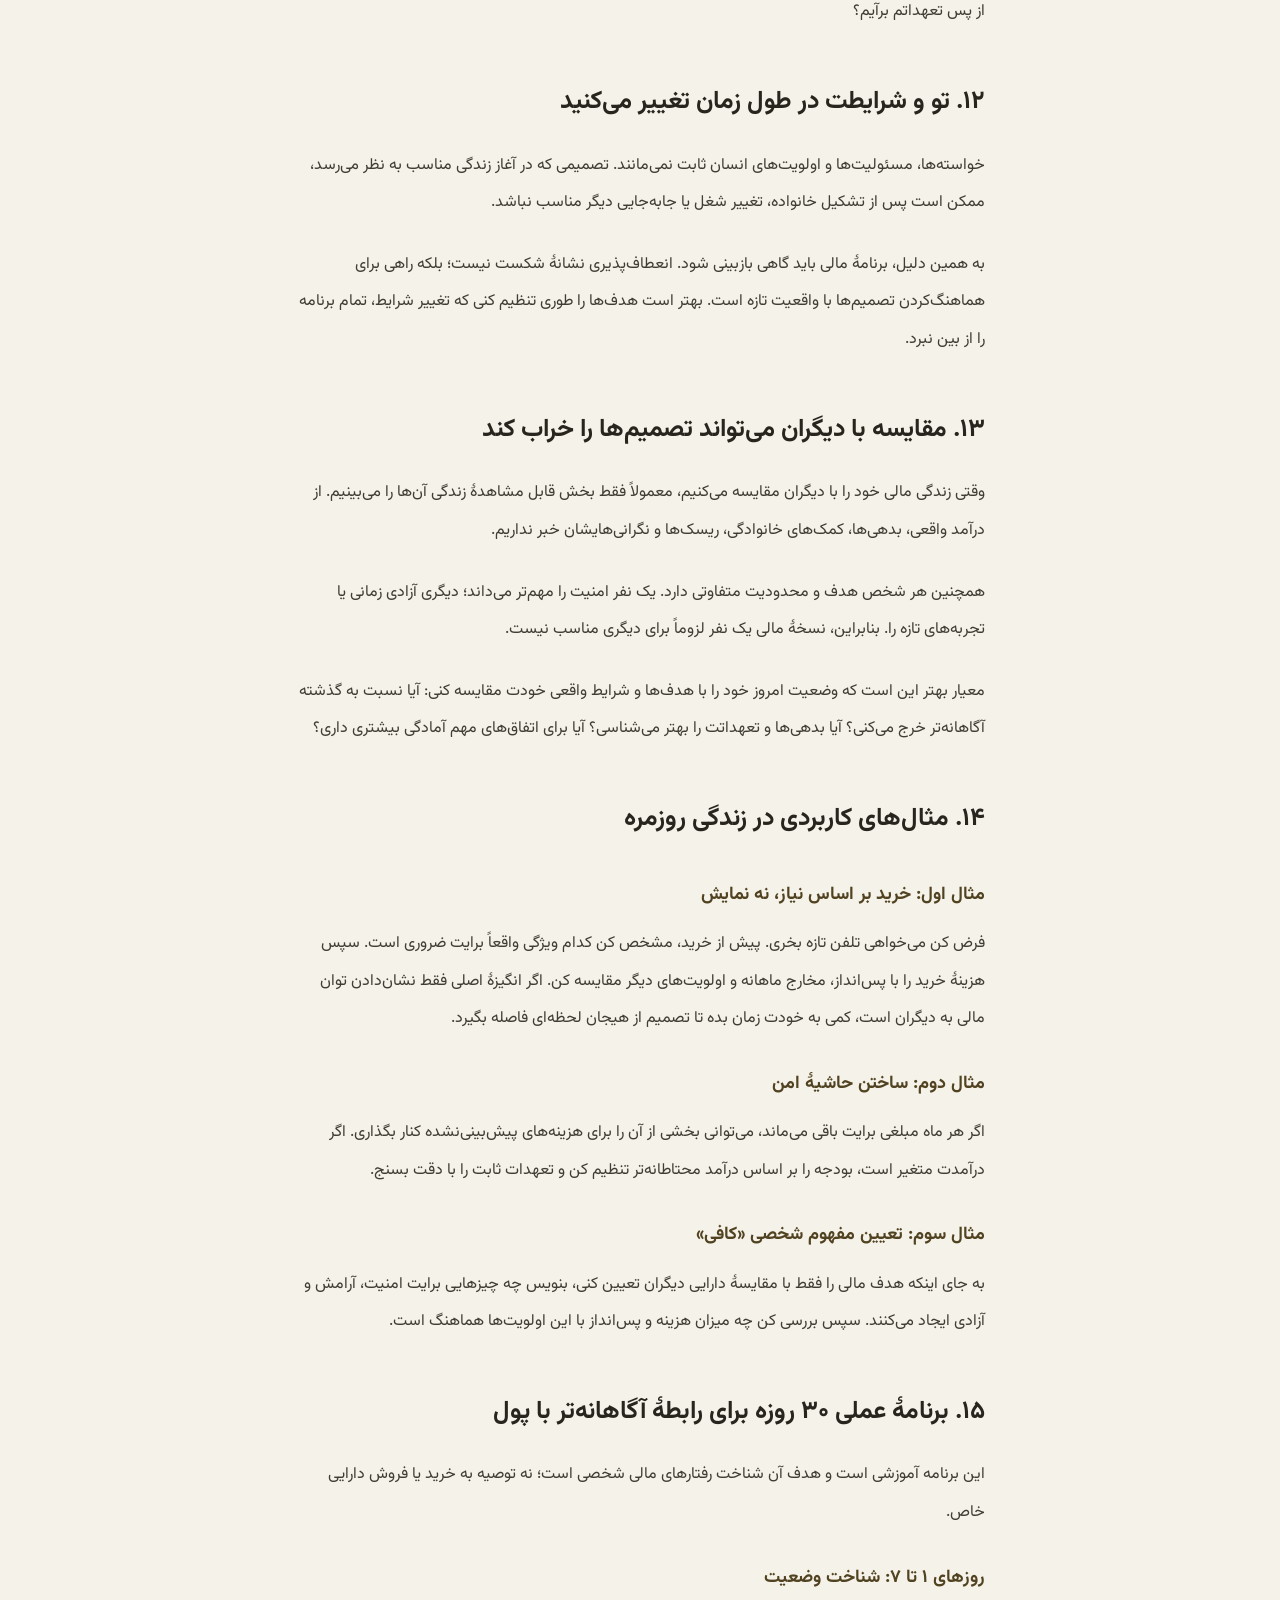
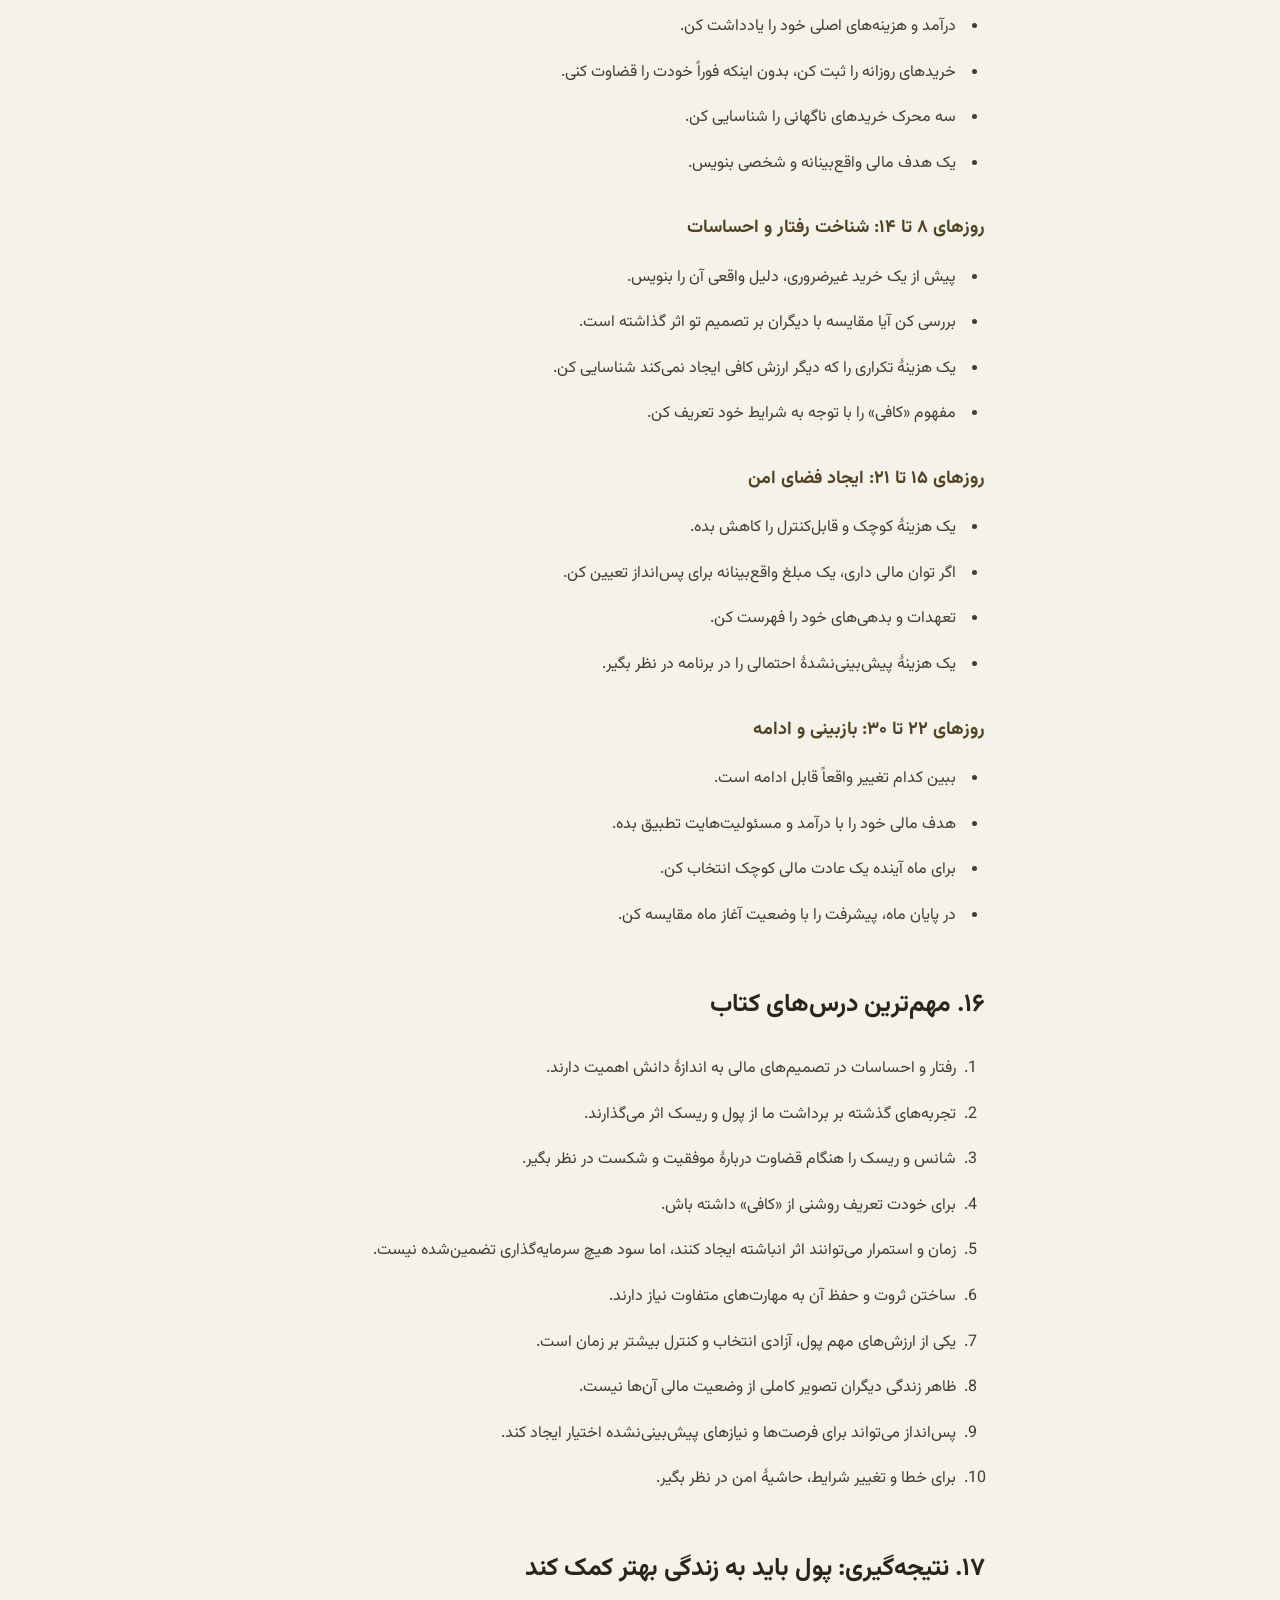
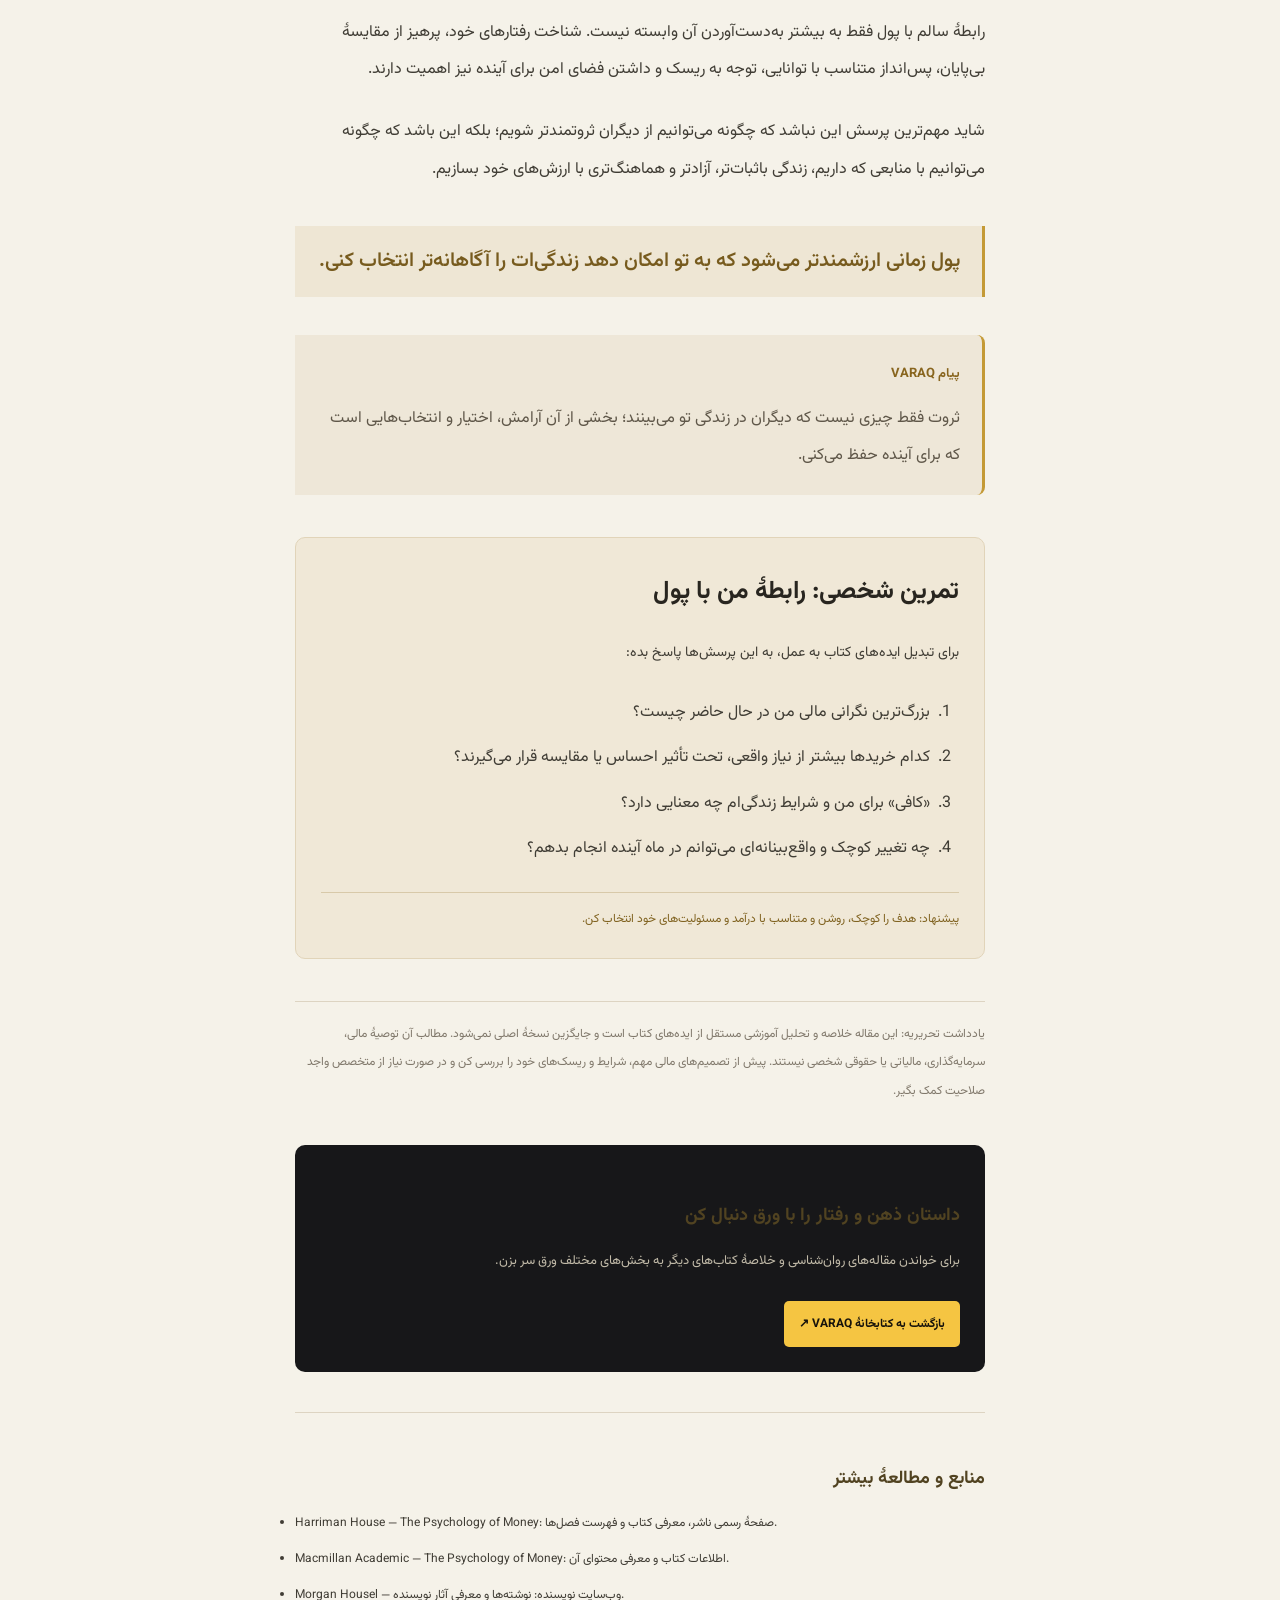
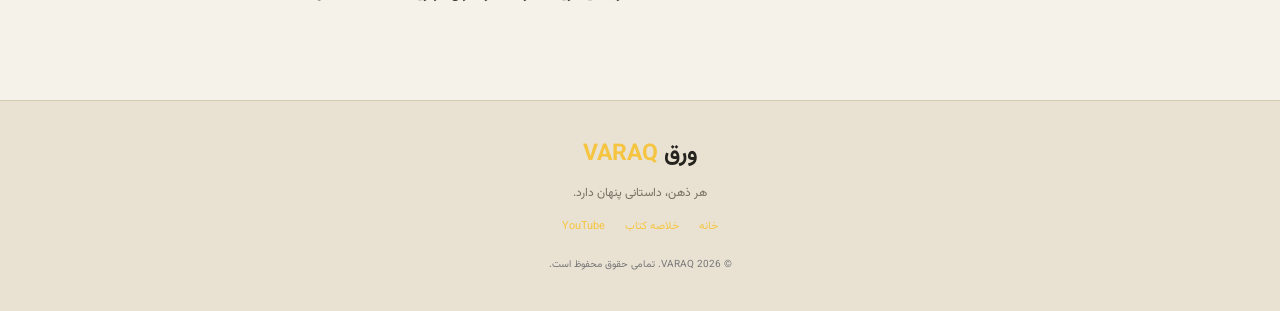
<file: psychology-of-money.html>
<!doctype html>
<html lang="prs" dir="rtl">
<head>
  <meta charset="utf-8">
  <meta name="viewport" content="width=device-width, initial-scale=1">
  <meta name="description" content="خلاصهٔ مفصل و کاربردی کتاب روان‌شناسی پول اثر مورگان هاوسل؛ دربارهٔ رفتار مالی، پس‌انداز، ثروت، ریسک، آزادی و تصمیم‌گیری آگاهانه.">
  <meta name="theme-color" content="#f5f2e9">
  <link rel="canonical" href="https://varaq.eu/psychology-of-money.html">
  <meta property="og:title" content="خلاصه کتاب روان‌شناسی پول | ورق VARAQ">
  <meta property="og:description" content="پول فقط ریاضی نیست؛ رفتار، احساسات و تجربه‌های ما نیز در تصمیم‌های مالی نقش دارند. خلاصه‌ای مفصل و کاربردی به زبان دری.">
  <meta property="og:url" content="https://varaq.eu/psychology-of-money.html">
  <meta property="og:type" content="article">
  <meta property="og:locale" content="fa_AF">
  <title>خلاصه کتاب روان‌شناسی پول (The Psychology of Money) | ورق VARAQ</title>
  <link rel="stylesheet" href="styles.css?v=3">
  <script type="application/ld+json">
  {
    "@context":"https://schema.org",
    "@type":"Article",
    "headline":"خلاصه کتاب روان‌شناسی پول (The Psychology of Money)",
    "description":"خلاصهٔ مفصل و کاربردی کتاب روان‌شناسی پول اثر مورگان هاوسل به زبان دری.",
    "inLanguage":"prs",
    "author":{"@type":"Organization","name":"تحریریه ورق VARAQ"},
    "publisher":{"@type":"Organization","name":"ورق VARAQ","url":"https://varaq.eu/"},
    "about":{"@type":"Book","name":"The Psychology of Money","author":{"@type":"Person","name":"Morgan Housel"}}
  }
  </script>
</head>
<body class="article-page book-article-page">
  <header class="article-header">
    <a class="brand dark-brand" href="index.html" aria-label="ورق VARAQ"><span class="brand-mark">و</span><span><strong>ورق <b>VARAQ</b></strong><small>هر ذهن، داستانی پنهان دارد</small></span></a>
    <nav aria-label="منوی اصلی"><a href="index.html">خانه</a><a href="index.html#articles">مقاله‌ها</a><a class="nav-current" href="books.html">خلاصه کتاب</a><a href="index.html#about">درباره ورق</a></nav>
  </header>
  <main class="article-main">
    <a class="back-link" href="books.html">← بازگشت به کتابخانهٔ ورق</a>
    <header class="article-title">
      <span class="article-category">روان‌شناسی پول و تصمیم‌گیری</span>
      <h1>چرا رفتار ما با پول، از میزان دانش مالی‌مان مهم‌تر است؟</h1>
      <p class="article-deck">خلاصهٔ مفصل و کاربردی کتاب «روان‌شناسی پول»؛ دربارهٔ نقش تجربه، احساسات، شانس، ریسک، پس‌انداز و آزادی در تصمیم‌های مالی.</p>
      <div class="article-meta"><span>مورگان هاوسل</span><span>خلاصه کتاب دوم</span><span>حدود ۱۸ تا ۲۲ دقیقه مطالعه</span></div>
    </header>
    <div class="book-article-cover">
      <div class="psych-money-cover psych-money-cover-large" aria-label="طرح گرافیکی الهام‌گرفته از موضوع کتاب روان‌شناسی پول">
        <span class="pm-author">MORGAN HOUSEL</span><span class="pm-title">روان‌شناسی<br><b>پول</b></span><span class="pm-subtitle">ثروت، رفتار و خوشبختی</span><span class="pm-orbit"></span>
      </div>
      <div class="book-cover-caption"><span>کتاب منتخب VARAQ</span><strong>The Psychology of Money</strong><small>Morgan Housel</small></div>
    </div>
    <article class="prose book-prose">
      <p class="lead">چرا دو نفر با درآمد و شرایط تقریباً مشابه، می‌توانند زندگی مالی کاملاً متفاوتی داشته باشند؟ چرا یک نفر با وجود درآمد بالا همیشه نگران پول است، اما فرد دیگری با درآمد متوسط احساس امنیت بیشتری دارد؟ کتاب «روان‌شناسی پول» اثر مورگان هاوسل یادآوری می‌کند که تصمیم‌های مالی فقط با فرمول و محاسبه گرفته نمی‌شوند؛ تجربه‌های گذشته، ترس، امید، غرور، عادت‌ها و برداشت ما از آینده نیز در آن‌ها نقش دارند.</p>

      <h2 id="intro">۱. معرفی کتاب و ایدهٔ اصلی</h2>
      <p>«روان‌شناسی پول» مجموعه‌ای از داستان‌ها و درس‌ها دربارهٔ رفتار انسان در برابر پول است. پیام مرکزی آن این است که موفقیت مالی تنها به دانستن اصطلاحات اقتصادی یا پیدا کردن بهترین سرمایه‌گذاری وابسته نیست؛ چگونگی رفتار ما هنگام خرج‌کردن، پس‌انداز، تصمیم‌گیری و روبه‌روشدن با عدم‌قطعیت نیز اهمیت زیادی دارد.</p>
      <p>دو نفر ممکن است یک خبر اقتصادی را بشنوند، اما به دلیل تجربه‌های متفاوت، واکنش‌های کاملاً متفاوتی نشان دهند. کسی که در کودکی کمبود مالی دیده، ممکن است امنیت و پس‌انداز را در اولویت قرار دهد؛ فردی که همیشه فرصت‌های اقتصادی را تجربه کرده، شاید ریسک بیشتری را بپذیرد. هیچ‌کدام را نمی‌توان تنها با یک قاعدهٔ ساده قضاوت کرد؛ تاریخچهٔ شخصی ما بر نگاه‌مان به پول اثر می‌گذارد.</p>
      <div class="book-insight"><strong>ایدهٔ کلیدی کتاب</strong><p>پول فقط مسئلهٔ ریاضی نیست؛ رفتار انسانی در شرایط واقعی و نامطمئن، بخش بزرگی از تصمیم مالی را می‌سازد.</p></div>

      <h2 id="no-one-crazy">۲. هیچ‌کس در نگاه خودش غیرمنطقی نیست</h2>
      <p>یکی از درس‌های آغازین کتاب این است که رفتار مالی افراد را باید با توجه به تجربه‌هایی فهمید که آن‌ها پشت سر گذاشته‌اند. آنچه برای یک نفر تصمیمی عجیب به نظر می‌رسد، ممکن است برای فردی دیگر با توجه به شرایط زندگی‌اش کاملاً قابل فهم باشد.</p>
      <p>برای مثال، کسی که دوران بی‌ثباتی اقتصادی را تجربه کرده، شاید پول نقد و پس‌انداز را بسیار ارزشمند بداند. فرد دیگری که در دوره‌ای با رشد بازارها زندگی کرده، ممکن است سرمایه‌گذاری را آسان‌تر و کم‌خطرتر تصور کند. این تجربه‌ها باعث می‌شوند افراد دربارهٔ خطر، فرصت و امنیت برداشت‌های متفاوتی داشته باشند.</p>
      <p>پیش از قضاوت دربارهٔ تصمیم مالی دیگران، بهتر است بپرسیم چه تجربه‌ای آن‌ها را به چنین برداشتی رسانده است. همین پرسش دربارهٔ خود ما نیز مفید است: آیا تصمیم امروزمان بر اساس شرایط کنونی است یا ترس و خاطره‌ای از گذشته؟</p>

      <h2 id="luck-risk">۳. شانس و ریسک همیشه بخشی از نتیجه‌اند</h2>
      <p>ما معمولاً موفقیت را به مهارت و شکست را به اشتباه نسبت می‌دهیم؛ اما در دنیای واقعی، نتیجه‌ها فقط محصول انتخاب‌های ما نیستند. شانس و ریسک نیز نقش دارند. گاهی فردی با تصمیمی نه‌چندان دقیق به نتیجهٔ خوب می‌رسد و گاهی شخصی با برنامه‌ریزی مناسب، به دلیل اتفاقی پیش‌بینی‌نشده زیان می‌بیند.</p>
      <p>این موضوع به معنی بی‌اهمیت‌بودن مهارت نیست. منظور این است که نباید از یک نتیجهٔ خوب، فوراً نتیجه بگیریم تمام تصمیم‌ها درست بوده‌اند؛ یا از یک نتیجهٔ بد، تصور کنیم تمام روش ما اشتباه بوده است.</p>
      <ul><li>به کیفیت تصمیم توجه کن، نه فقط نتیجهٔ کوتاه‌مدت.</li><li>از موفقیت دیگران بدون شناخت شرایط و ریسک‌هایشان نسخه‌برداری نکن.</li><li>برای اتفاق‌های پیش‌بینی‌نشده جا بگذار.</li></ul>

      <h2 id="enough">۴. دانستن اینکه «کافی» یعنی چه</h2>
      <p>یکی از خطرهای مهم در رابطه با پول، مقایسهٔ بی‌پایان است. اگر معیار موفقیت همیشه ثروت بیشتر از دیگران باشد، نقطهٔ پایان مشخصی وجود نخواهد داشت. همیشه کسی پیدا می‌شود که درآمد، خانه، موتر یا سرمایهٔ بیشتری داشته باشد.</p>
      <p>کتاب اهمیت شناختن مفهوم «کافی» را برجسته می‌کند: چه مقدار درآمد و دارایی با نیازها، مسئولیت‌ها و ارزش‌های زندگی تو سازگار است؟ چه زمانی دنبال‌کردن منفعت بیشتر، چیزی را که اکنون داری در معرض خطر غیرضروری قرار می‌دهد؟</p>
      <p>داشتن هدف مالی روشن مفید است؛ اما هدف باید به زندگی بهتر کمک کند، نه اینکه به مسابقه‌ای بی‌پایان برای مقایسه با دیگران تبدیل شود.</p>
      <div class="book-insight"><strong>تمرین کوتاه</strong><p>سه موردی را بنویس که برایت از پول مهم‌ترند؛ سپس بررسی کن آیا شیوهٔ خرج‌کردن و کارکردنت به حفظ آن‌ها کمک می‌کند یا نه.</p></div>

      <h2 id="compounding">۵. قدرت زمان و اثر انباشته</h2>
      <p>رشد مرکب یعنی نتیجهٔ امروز می‌تواند بر پایهٔ نتیجه‌های قبلی رشد کند. این مفهوم در سرمایه‌گذاری شناخته‌شده است، اما در مهارت‌آموزی، رابطه‌ها و عادت‌های روزانه نیز نمونه‌هایی از اثر انباشته دیده می‌شود.</p>
      <p>برای بهره‌بردن از رشد مرکب، زمان و استمرار اهمیت دارند. تلاش کوتاه‌مدت ممکن است نتیجهٔ چشمگیری نشان ندهد، اما تداوم یک روش معقول می‌تواند در طول سال‌ها تفاوت ایجاد کند. در عین حال، رشد مرکب تضمین سود نیست؛ سرمایه‌گذاری با ریسک همراه است و ارزش دارایی‌ها می‌تواند کاهش یابد.</p>
      <p>درس کاربردی این بخش این است که به جای دنبال‌کردن نتیجهٔ فوری، تصمیم‌هایی را انتخاب کنیم که بتوانیم در بلندمدت ادامه دهیم و خطرهایشان را درک کرده باشیم.</p>

      <h2 id="wealthy">۶. ثروتمندشدن با ثروتمندماندن فرق دارد</h2>
      <p>ساختن دارایی و حفظ آن دو مهارت یکسان نیستند. برای به‌دست‌آوردن ثروت ممکن است جسارت، ابتکار و پذیرش بعضی ریسک‌ها لازم باشد؛ اما حفظ آن به احتیاط، انعطاف‌پذیری و توانایی دوام‌آوردن در دوره‌های دشوار نیاز دارد.</p>
      <p>اگر تمام منابع خود را به یک فرصت وابسته کنی، ممکن است یک اتفاق غیرمنتظره برنامه‌ات را به هم بزند. داشتن حاشیهٔ امن، پرهیز از بدهی یا تعهدی که توان پرداختش را نداری و دوری از ریسک‌هایی که توان تحملشان را نداری، می‌تواند به پایداری مالی کمک کند.</p>
      <p>هدف فقط رسیدن به یک عدد بزرگ نیست؛ مهم است بتوانی در مسیر زندگی، از دارایی و آرامشی که ساخته‌ای محافظت کنی.</p>

      <h2 id="freedom">۷. ارزش واقعی پول: آزادی و اختیار</h2>
      <p>یکی از مهم‌ترین ایده‌های کتاب این است که ارزش پول فقط در خریدن وسایل بیشتر خلاصه نمی‌شود. پول می‌تواند به انسان امکان انتخاب بدهد: اینکه بخشی از وقتش را چگونه بگذراند، با چه کسانی کار کند، چه زمانی استراحت کند و در برابر شرایط نامناسب چه گزینه‌هایی داشته باشد.</p>
      <p>پس‌انداز، در این نگاه، تنها جمع‌کردن رقم در حساب نیست؛ می‌تواند ذخیره‌ای از اختیار برای آینده باشد. حتی پس‌انداز کوچک و منظم، اگر با درآمد و مسئولیت‌های فرد سازگار باشد، ممکن است انعطاف‌پذیری بیشتری ایجاد کند.</p>
      <p>البته شرایط همه یکسان نیست. درآمد، هزینهٔ مسکن، مسئولیت خانواده و وضعیت اقتصادی بر توان پس‌انداز اثر دارند. این ایده نباید به سرزنش کسانی تبدیل شود که فضای مالی محدودی دارند.</p>

      <h2 id="car-paradox">۸. دارایی واقعی همیشه دیده نمی‌شود</h2>
      <p>وقتی موتر گران‌قیمت یا خانهٔ بزرگ کسی را می‌بینیم، ممکن است تصور کنیم او ثروتمند است. اما آنچه دیده می‌شود فقط بخشی از تصویر است. از روی ظاهر نمی‌توان میزان بدهی، پس‌انداز، تعهدات یا امنیت مالی شخص را فهمید.</p>
      <p>بخشی از ثروت واقعی در چیزهایی است که دیده نمی‌شوند: پولی که خرج نشده، بدهی‌ای که ایجاد نشده و گزینه‌هایی که برای آینده حفظ شده‌اند. مصرف نمایشی ممکن است توجه دیگران را جلب کند، اما لزوماً امنیت مالی نمی‌سازد.</p>
      <p>به جای سنجیدن وضعیت خود با ظاهر زندگی دیگران، معیارهای شخصی و واقع‌بینانه برای امنیت و پیشرفت مالی تعیین کن.</p>

      <h2 id="saving">۹. پس‌انداز؛ اختیار برای آینده‌ای نامعلوم</h2>
      <p>پس‌انداز فقط برای خرید مشخص یا دوران بازنشستگی نیست. گاهی پولی که کنار گذاشته می‌شود، برای فرصتی است که هنوز نمی‌شناسیم یا مشکلی که نمی‌توانیم از پیش زمانش را تعیین کنیم.</p>
      <p>مقدار مناسب پس‌انداز برای همه یکسان نیست. می‌توان با بررسی درآمد خالص، هزینه‌های ضروری، بدهی‌ها و مسئولیت‌ها، مبلغی واقع‌بینانه تعیین کرد. اگر امکان پس‌انداز منظم وجود ندارد، نخست باید تصویر روشنی از جریان درآمد و هزینه به دست آورد و سپس تغییرهای کوچک و عملی را بررسی کرد.</p>
      <ul><li>هزینه‌های ضروری و غیرضروری را از هم جدا کن.</li><li>برای مخارج نامنظم نیز برنامه داشته باش.</li><li>اگر توان مالی اجازه می‌دهد، پس‌انداز را به یک زمان یا رویداد مشخص پیوند بده.</li><li>برای تصمیم‌های بزرگ مالی، شرایط و خطرهای شخصی خود را بررسی کن.</li></ul>

      <h2 id="reasonable">۱۰. تصمیم معقول بهتر از تصمیم ظاهراً کامل</h2>
      <p>تصمیمی که روی کاغذ از نظر ریاضی بهترین است، همیشه برای زندگی واقعی مناسب‌ترین تصمیم نیست. انسان‌ها احساس، خانواده، نگرانی و محدودیت زمانی دارند. برنامه‌ای که از نظر نظری عالی است اما فرد نمی‌تواند آن را ادامه دهد، احتمالاً در عمل مفید نخواهد بود.</p>
      <p>برای مثال، اگر یک روش سرمایه‌گذاری باعث شود هر روز از نگرانی نتوانی آرامش داشته باشی، باید بررسی کنی آیا سطح ریسک آن با شخصیت و شرایطت سازگار است یا نه. هدف، انتخاب روشی است که هم قابل فهم باشد و هم بتوانی در شرایط دشوار به آن پایبند بمانی.</p>

      <h2 id="room-for-error">۱۱. برای خطا و اتفاق‌های غیرمنتظره جا بگذار</h2>
      <p>هیچ‌کس آینده را با قطعیت نمی‌داند. درآمد ممکن است تغییر کند، هزینهٔ ناگهانی به وجود بیاید و شرایط بازار یا زندگی دگرگون شود. به همین دلیل، برنامه‌ای که فقط در بهترین حالت کار می‌کند، شکننده است.</p>
      <p>حاشیهٔ امن یعنی تمام منابع، زمان یا توان خود را تا آخرین حد مصرف نکنی. این مفهوم می‌تواند در بودجه‌بندی، انتخاب میزان بدهی، برنامهٔ کاری و حتی زمان‌بندی پروژه‌ها کاربرد داشته باشد.</p>
      <p>پیش از تعهد مالی، از خود بپرس: اگر درآمدم کمتر شد یا هزینه‌ای پیش‌بینی‌نشده به وجود آمد، آیا هنوز می‌توانم از پس تعهداتم برآیم؟</p>

      <h2 id="change">۱۲. تو و شرایطت در طول زمان تغییر می‌کنید</h2>
      <p>خواسته‌ها، مسئولیت‌ها و اولویت‌های انسان ثابت نمی‌مانند. تصمیمی که در آغاز زندگی مناسب به نظر می‌رسد، ممکن است پس از تشکیل خانواده، تغییر شغل یا جابه‌جایی دیگر مناسب نباشد.</p>
      <p>به همین دلیل، برنامهٔ مالی باید گاهی بازبینی شود. انعطاف‌پذیری نشانهٔ شکست نیست؛ بلکه راهی برای هماهنگ‌کردن تصمیم‌ها با واقعیت تازه است. بهتر است هدف‌ها را طوری تنظیم کنی که تغییر شرایط، تمام برنامه را از بین نبرد.</p>

      <h2 id="comparison">۱۳. مقایسه با دیگران می‌تواند تصمیم‌ها را خراب کند</h2>
      <p>وقتی زندگی مالی خود را با دیگران مقایسه می‌کنیم، معمولاً فقط بخش قابل مشاهدهٔ زندگی آن‌ها را می‌بینیم. از درآمد واقعی، بدهی‌ها، کمک‌های خانوادگی، ریسک‌ها و نگرانی‌هایشان خبر نداریم.</p>
      <p>همچنین هر شخص هدف و محدودیت متفاوتی دارد. یک نفر امنیت را مهم‌تر می‌داند؛ دیگری آزادی زمانی یا تجربه‌های تازه را. بنابراین، نسخهٔ مالی یک نفر لزوماً برای دیگری مناسب نیست.</p>
      <p>معیار بهتر این است که وضعیت امروز خود را با هدف‌ها و شرایط واقعی خودت مقایسه کنی: آیا نسبت به گذشته آگاهانه‌تر خرج می‌کنی؟ آیا بدهی‌ها و تعهداتت را بهتر می‌شناسی؟ آیا برای اتفاق‌های مهم آمادگی بیشتری داری؟</p>

      <h2 id="practical-examples">۱۴. مثال‌های کاربردی در زندگی روزمره</h2>
      <h3>مثال اول: خرید بر اساس نیاز، نه نمایش</h3>
      <p>فرض کن می‌خواهی تلفن تازه بخری. پیش از خرید، مشخص کن کدام ویژگی واقعاً برایت ضروری است. سپس هزینهٔ خرید را با پس‌انداز، مخارج ماهانه و اولویت‌های دیگر مقایسه کن. اگر انگیزهٔ اصلی فقط نشان‌دادن توان مالی به دیگران است، کمی به خودت زمان بده تا تصمیم از هیجان لحظه‌ای فاصله بگیرد.</p>
      <h3>مثال دوم: ساختن حاشیهٔ امن</h3>
      <p>اگر هر ماه مبلغی برایت باقی می‌ماند، می‌توانی بخشی از آن را برای هزینه‌های پیش‌بینی‌نشده کنار بگذاری. اگر درآمدت متغیر است، بودجه را بر اساس درآمد محتاطانه‌تر تنظیم کن و تعهدات ثابت را با دقت بسنج.</p>
      <h3>مثال سوم: تعیین مفهوم شخصی «کافی»</h3>
      <p>به جای اینکه هدف مالی را فقط با مقایسهٔ دارایی دیگران تعیین کنی، بنویس چه چیزهایی برایت امنیت، آرامش و آزادی ایجاد می‌کنند. سپس بررسی کن چه میزان هزینه و پس‌انداز با این اولویت‌ها هماهنگ است.</p>

      <h2 id="plan">۱۵. برنامهٔ عملی ۳۰ روزه برای رابطهٔ آگاهانه‌تر با پول</h2>
      <p>این برنامه آموزشی است و هدف آن شناخت رفتارهای مالی شخصی است؛ نه توصیه به خرید یا فروش دارایی خاص.</p>
      <h3>روزهای ۱ تا ۷: شناخت وضعیت</h3>
      <ul><li>درآمد و هزینه‌های اصلی خود را یادداشت کن.</li><li>خریدهای روزانه را ثبت کن، بدون اینکه فوراً خودت را قضاوت کنی.</li><li>سه محرک خریدهای ناگهانی را شناسایی کن.</li><li>یک هدف مالی واقع‌بینانه و شخصی بنویس.</li></ul>
      <h3>روزهای ۸ تا ۱۴: شناخت رفتار و احساسات</h3>
      <ul><li>پیش از یک خرید غیرضروری، دلیل واقعی آن را بنویس.</li><li>بررسی کن آیا مقایسه با دیگران بر تصمیم تو اثر گذاشته است.</li><li>یک هزینهٔ تکراری را که دیگر ارزش کافی ایجاد نمی‌کند شناسایی کن.</li><li>مفهوم «کافی» را با توجه به شرایط خود تعریف کن.</li></ul>
      <h3>روزهای ۱۵ تا ۲۱: ایجاد فضای امن</h3>
      <ul><li>یک هزینهٔ کوچک و قابل‌کنترل را کاهش بده.</li><li>اگر توان مالی داری، یک مبلغ واقع‌بینانه برای پس‌انداز تعیین کن.</li><li>تعهدات و بدهی‌های خود را فهرست کن.</li><li>یک هزینهٔ پیش‌بینی‌نشدهٔ احتمالی را در برنامه در نظر بگیر.</li></ul>
      <h3>روزهای ۲۲ تا ۳۰: بازبینی و ادامه</h3>
      <ul><li>ببین کدام تغییر واقعاً قابل ادامه است.</li><li>هدف مالی خود را با درآمد و مسئولیت‌هایت تطبیق بده.</li><li>برای ماه آینده یک عادت مالی کوچک انتخاب کن.</li><li>در پایان ماه، پیشرفت را با وضعیت آغاز ماه مقایسه کن.</li></ul>

      <h2 id="takeaways">۱۶. مهم‌ترین درس‌های کتاب</h2>
      <ol>
        <li>رفتار و احساسات در تصمیم‌های مالی به اندازهٔ دانش اهمیت دارند.</li>
        <li>تجربه‌های گذشته بر برداشت ما از پول و ریسک اثر می‌گذارند.</li>
        <li>شانس و ریسک را هنگام قضاوت دربارهٔ موفقیت و شکست در نظر بگیر.</li>
        <li>برای خودت تعریف روشنی از «کافی» داشته باش.</li>
        <li>زمان و استمرار می‌توانند اثر انباشته ایجاد کنند، اما سود هیچ سرمایه‌گذاری تضمین‌شده نیست.</li>
        <li>ساختن ثروت و حفظ آن به مهارت‌های متفاوت نیاز دارند.</li>
        <li>یکی از ارزش‌های مهم پول، آزادی انتخاب و کنترل بیشتر بر زمان است.</li>
        <li>ظاهر زندگی دیگران تصویر کاملی از وضعیت مالی آن‌ها نیست.</li>
        <li>پس‌انداز می‌تواند برای فرصت‌ها و نیازهای پیش‌بینی‌نشده اختیار ایجاد کند.</li>
        <li>برای خطا و تغییر شرایط، حاشیهٔ امن در نظر بگیر.</li>
      </ol>

      <h2 id="conclusion">۱۷. نتیجه‌گیری: پول باید به زندگی بهتر کمک کند</h2>
      <p>رابطهٔ سالم با پول فقط به بیشتر به‌دست‌آوردن آن وابسته نیست. شناخت رفتارهای خود، پرهیز از مقایسهٔ بی‌پایان، پس‌انداز متناسب با توانایی، توجه به ریسک و داشتن فضای امن برای آینده نیز اهمیت دارند.</p>
      <p>شاید مهم‌ترین پرسش این نباشد که چگونه می‌توانیم از دیگران ثروتمندتر شویم؛ بلکه این باشد که چگونه می‌توانیم با منابعی که داریم، زندگی باثبات‌تر، آزادتر و هماهنگ‌تری با ارزش‌های خود بسازیم.</p>
      <blockquote>پول زمانی ارزشمندتر می‌شود که به تو امکان دهد زندگی‌ات را آگاهانه‌تر انتخاب کنی.</blockquote>
      <div class="book-insight"><strong>پیام VARAQ</strong><p>ثروت فقط چیزی نیست که دیگران در زندگی تو می‌بینند؛ بخشی از آن آرامش، اختیار و انتخاب‌هایی است که برای آینده حفظ می‌کنی.</p></div>

      <div class="book-workbook" id="practice">
        <h2>تمرین شخصی: رابطهٔ من با پول</h2>
        <p>برای تبدیل ایده‌های کتاب به عمل، به این پرسش‌ها پاسخ بده:</p>
        <ol><li>بزرگ‌ترین نگرانی مالی من در حال حاضر چیست؟</li><li>کدام خریدها بیشتر از نیاز واقعی، تحت تأثیر احساس یا مقایسه قرار می‌گیرند؟</li><li>«کافی» برای من و شرایط زندگی‌ام چه معنایی دارد؟</li><li>چه تغییر کوچک و واقع‌بینانه‌ای می‌توانم در ماه آینده انجام بدهم؟</li></ol>
        <p class="workbook-reminder">پیشنهاد: هدف را کوچک، روشن و متناسب با درآمد و مسئولیت‌های خود انتخاب کن.</p>
      </div>
      <p class="editorial-note">یادداشت تحریریه: این مقاله خلاصه و تحلیل آموزشی مستقل از ایده‌های کتاب است و جایگزین نسخهٔ اصلی نمی‌شود. مطالب آن توصیهٔ مالی، سرمایه‌گذاری، مالیاتی یا حقوقی شخصی نیستند. پیش از تصمیم‌های مالی مهم، شرایط و ریسک‌های خود را بررسی کن و در صورت نیاز از متخصص واجد صلاحیت کمک بگیر.</p>
      <div class="article-cta">
        <h3>داستان ذهن و رفتار را با ورق دنبال کن</h3>
        <p>برای خواندن مقاله‌های روان‌شناسی و خلاصهٔ کتاب‌های دیگر به بخش‌های مختلف ورق سر بزن.</p>
        <a href="books.html">بازگشت به کتابخانهٔ VARAQ ↗</a>
      </div>
      <div class="sources">
        <h3>منابع و مطالعهٔ بیشتر</h3>
        <ul>
          <li><a href="https://www.harriman-house.com/psychologyofmoney" target="_blank" rel="noopener">Harriman House — The Psychology of Money</a>: صفحهٔ رسمی ناشر، معرفی کتاب و فهرست فصل‌ها.</li>
          <li><a href="https://academic.macmillan.com/academictrade/9780857199096/thepsychologyofmoney/" target="_blank" rel="noopener">Macmillan Academic — The Psychology of Money</a>: اطلاعات کتاب و معرفی محتوای آن.</li>
          <li><a href="https://www.morganhousel.com/" target="_blank" rel="noopener">Morgan Housel — وب‌سایت نویسنده</a>: نوشته‌ها و معرفی آثار نویسنده.</li>
        </ul>
      </div>
    </article>
  </main>
  <footer class="site-footer light-footer">
    <a class="footer-brand" href="index.html">ورق <b>VARAQ</b></a>
    <p>هر ذهن، داستانی پنهان دارد.</p>
    <div><a href="index.html">خانه</a><a href="books.html">خلاصه کتاب</a><a href="https://www.youtube.com/@varaqmind" target="_blank" rel="noopener">YouTube</a></div>
    <small>© 2026 VARAQ. تمامی حقوق محفوظ است.</small>
  </footer>
  <script src="script.js"></script>
  <!-- Cloudflare Web Analytics --><script type='module' src='https://static.cloudflareinsights.com/beacon.min.js' data-cf-beacon='{"token": "1dc7a06d4ff44a8cb4a771f1d8b8fd3a"}'></script><!-- End Cloudflare Web Analytics -->

</body>
</html>
</file>
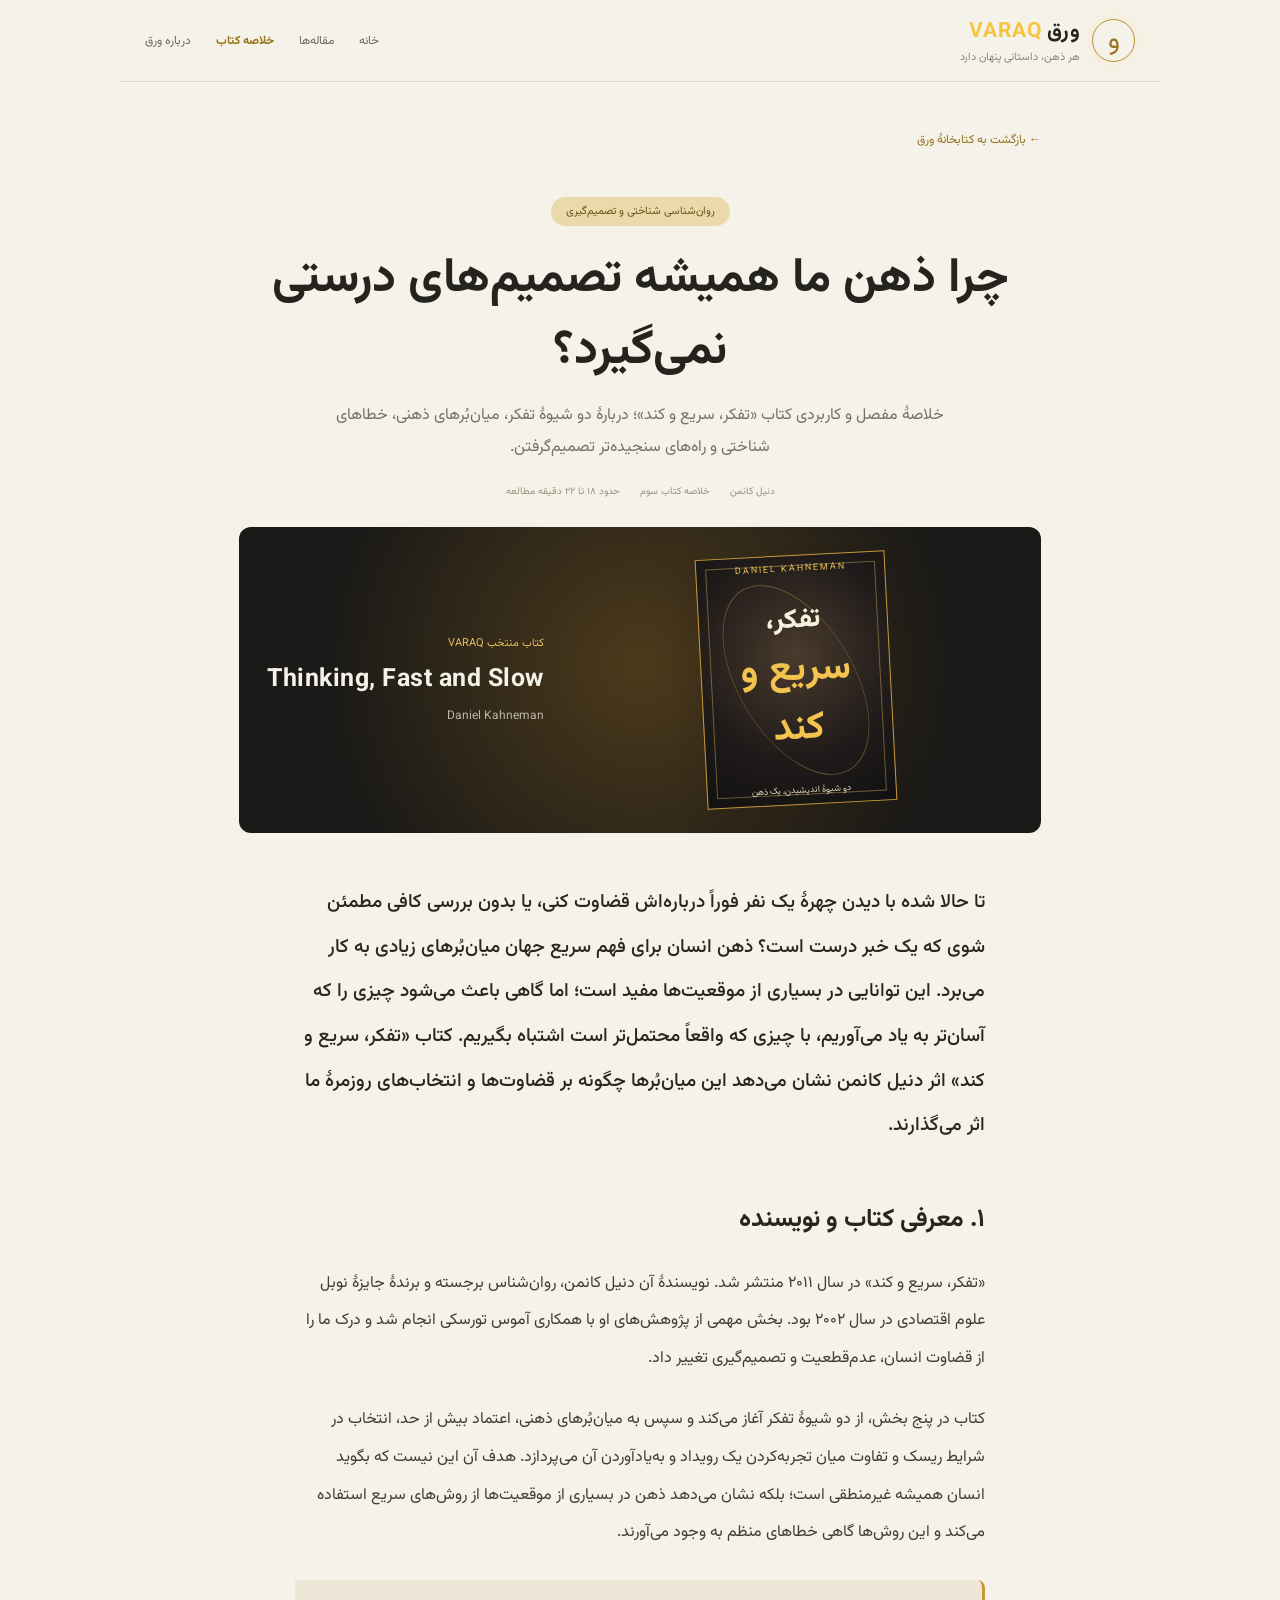
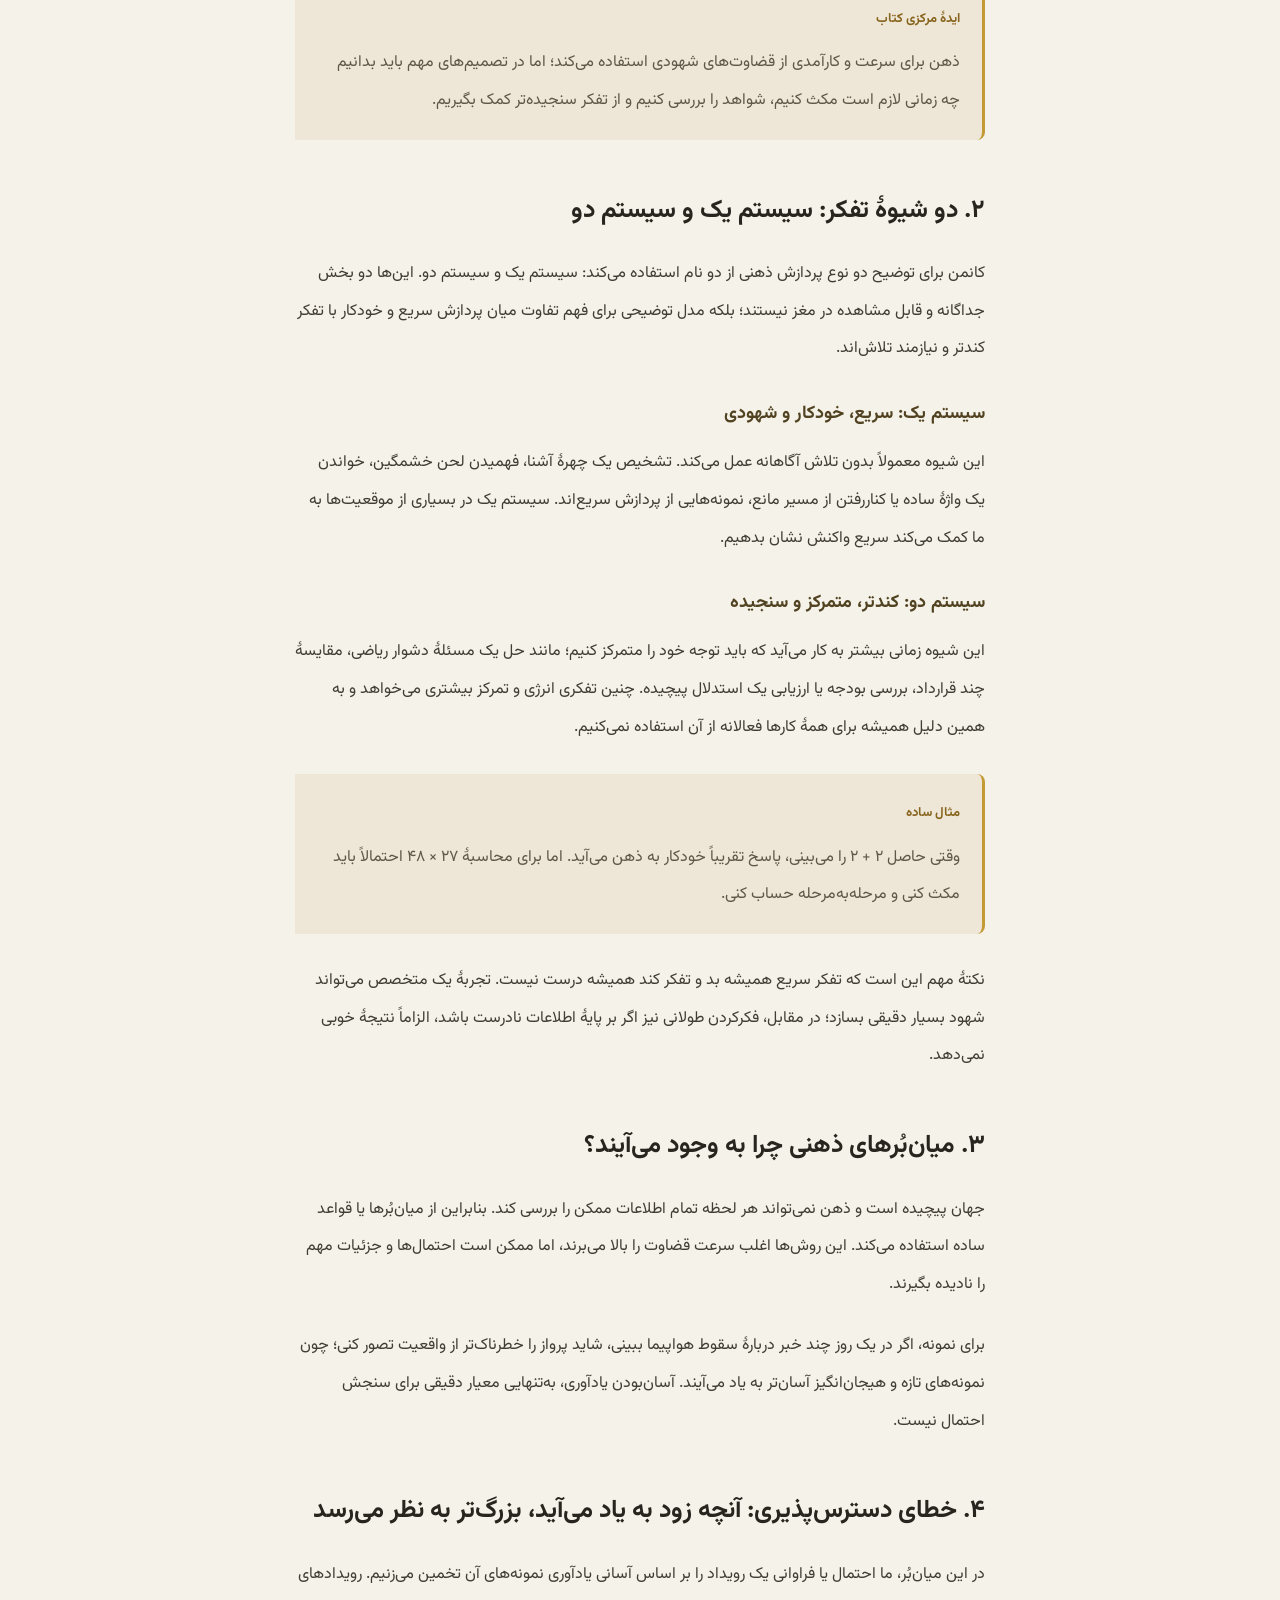
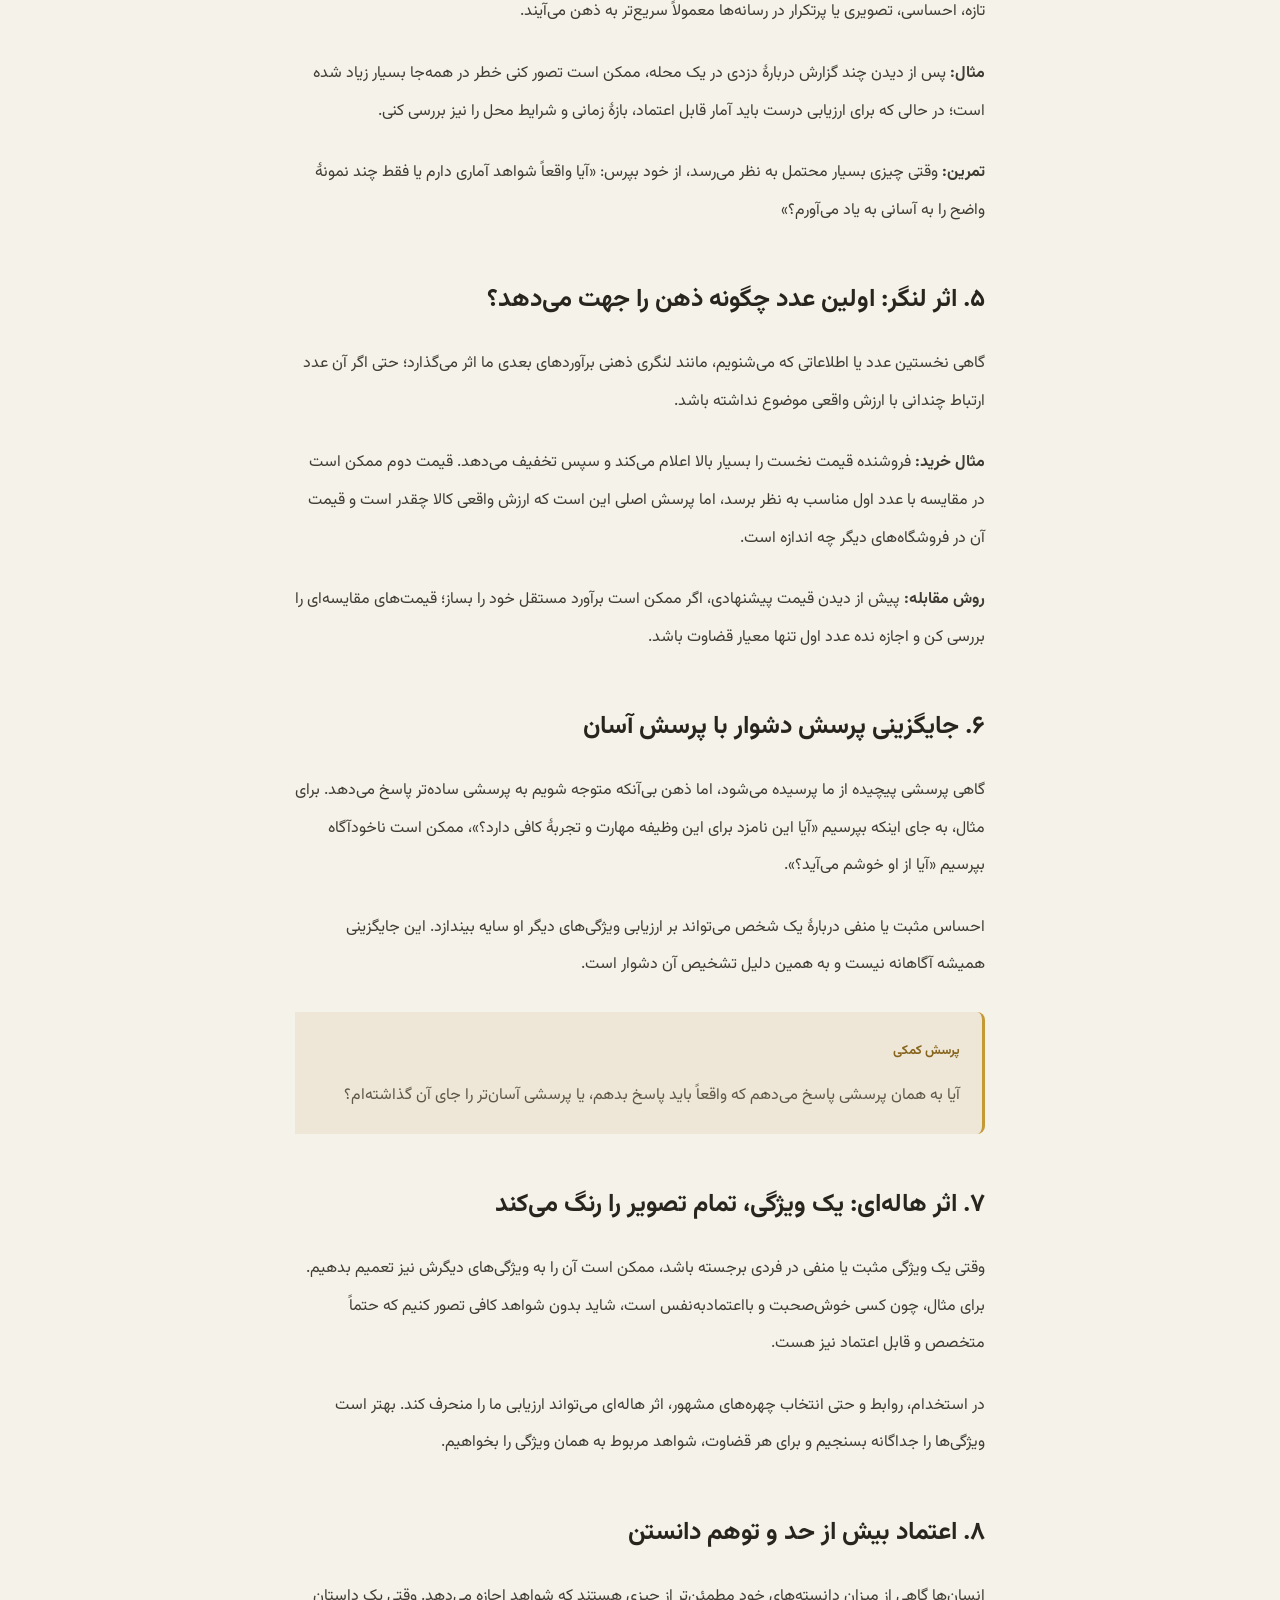
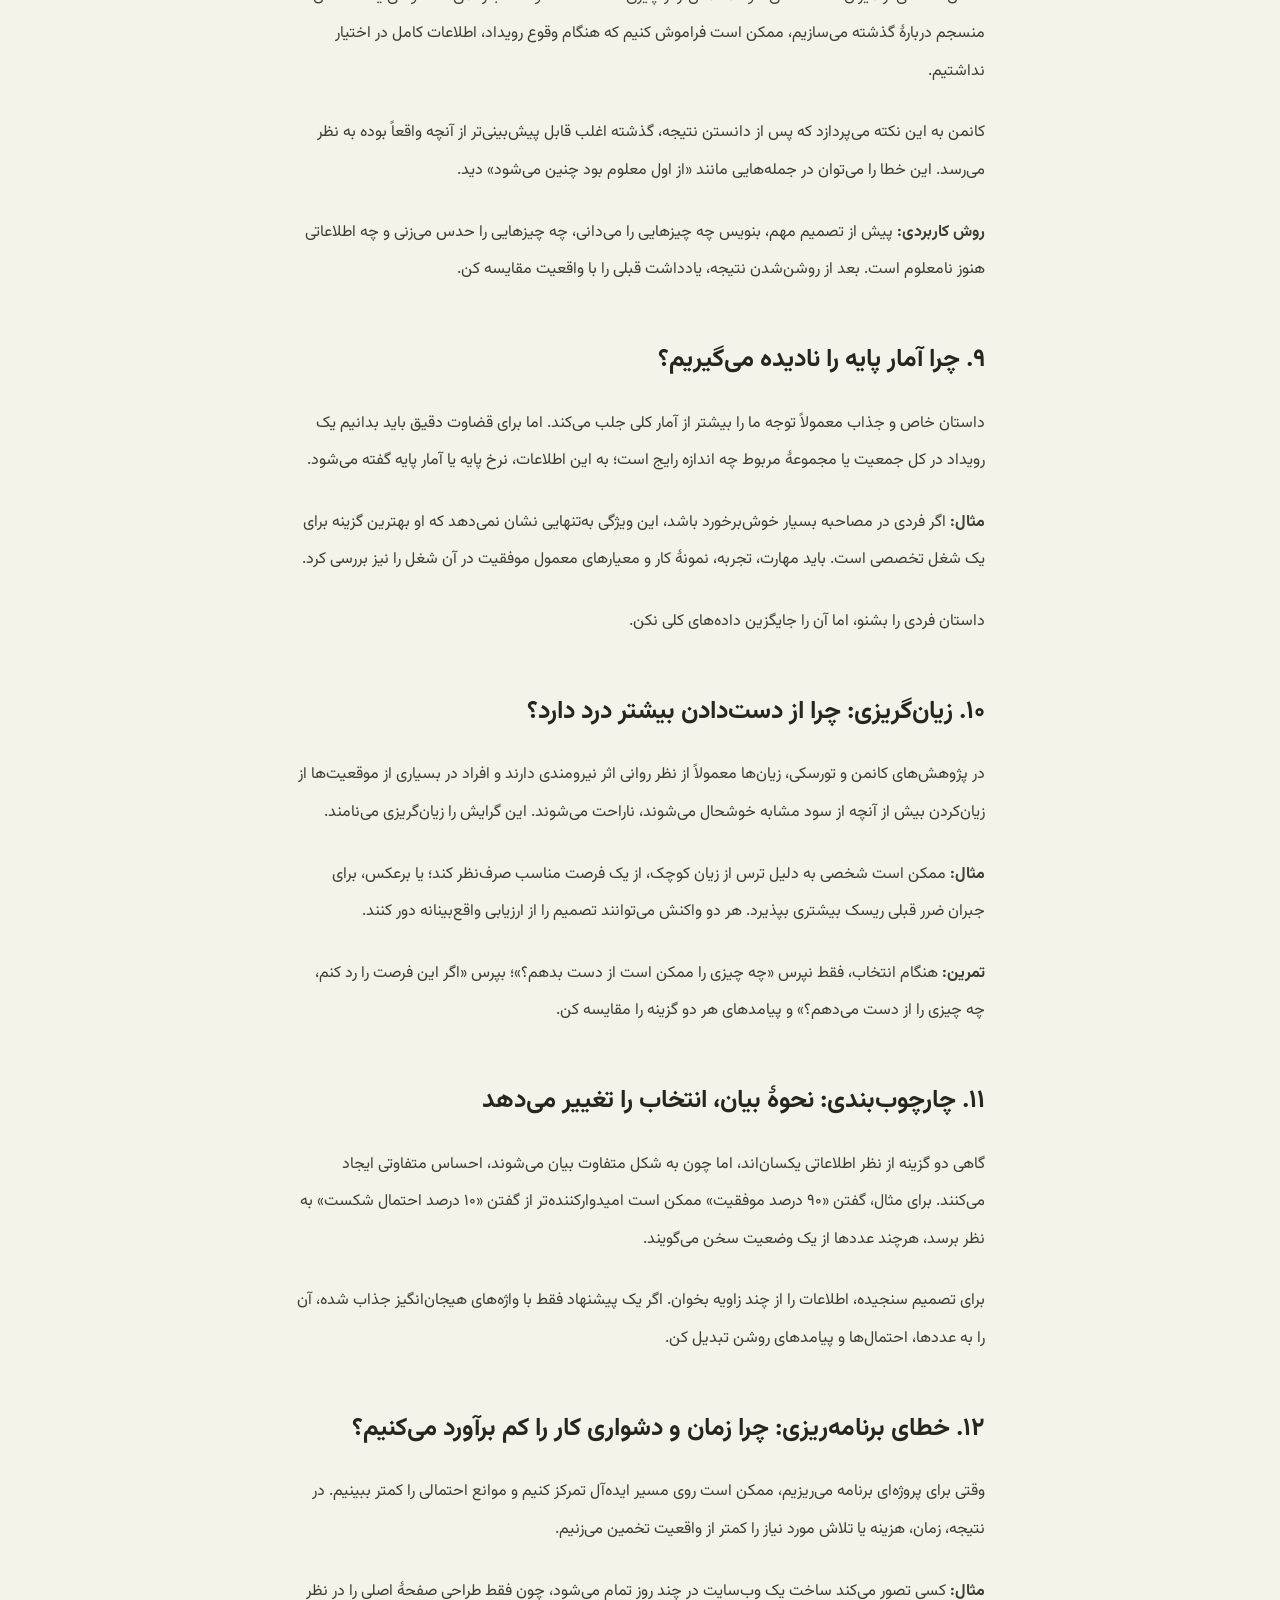
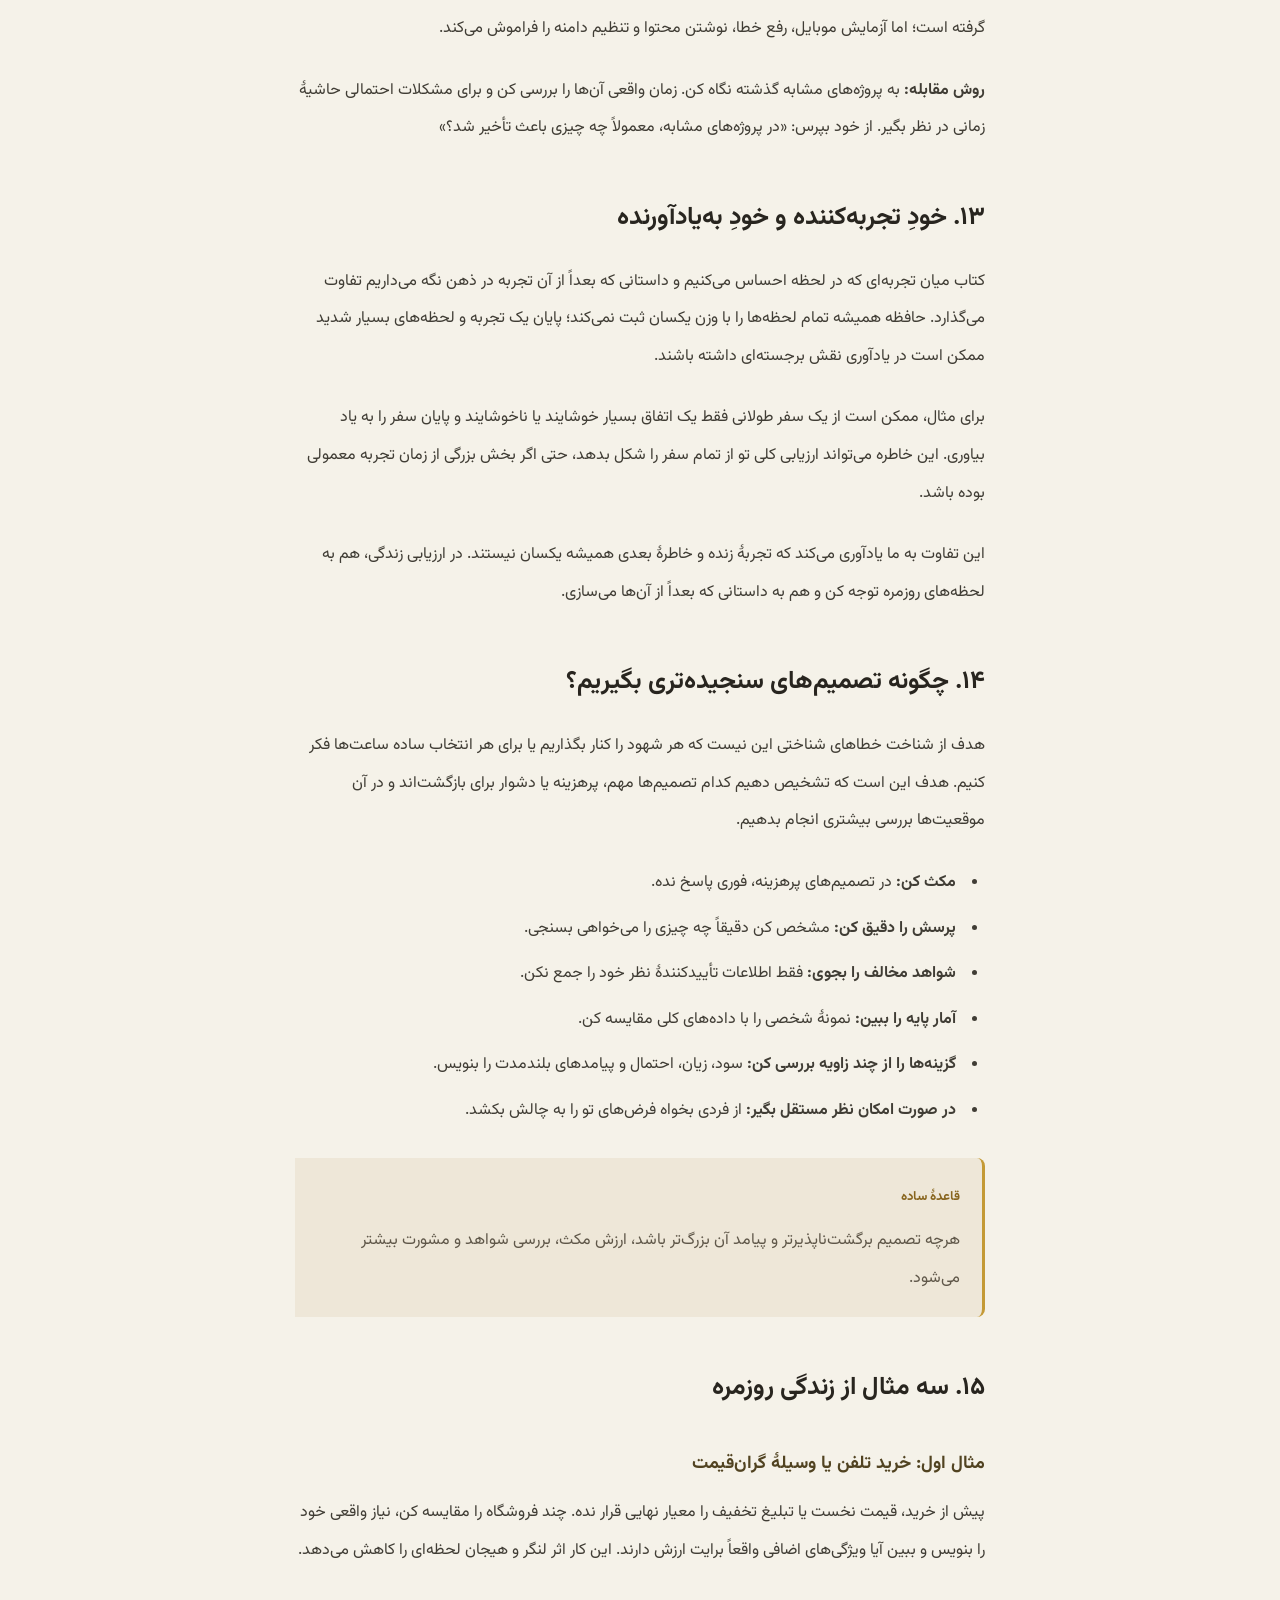
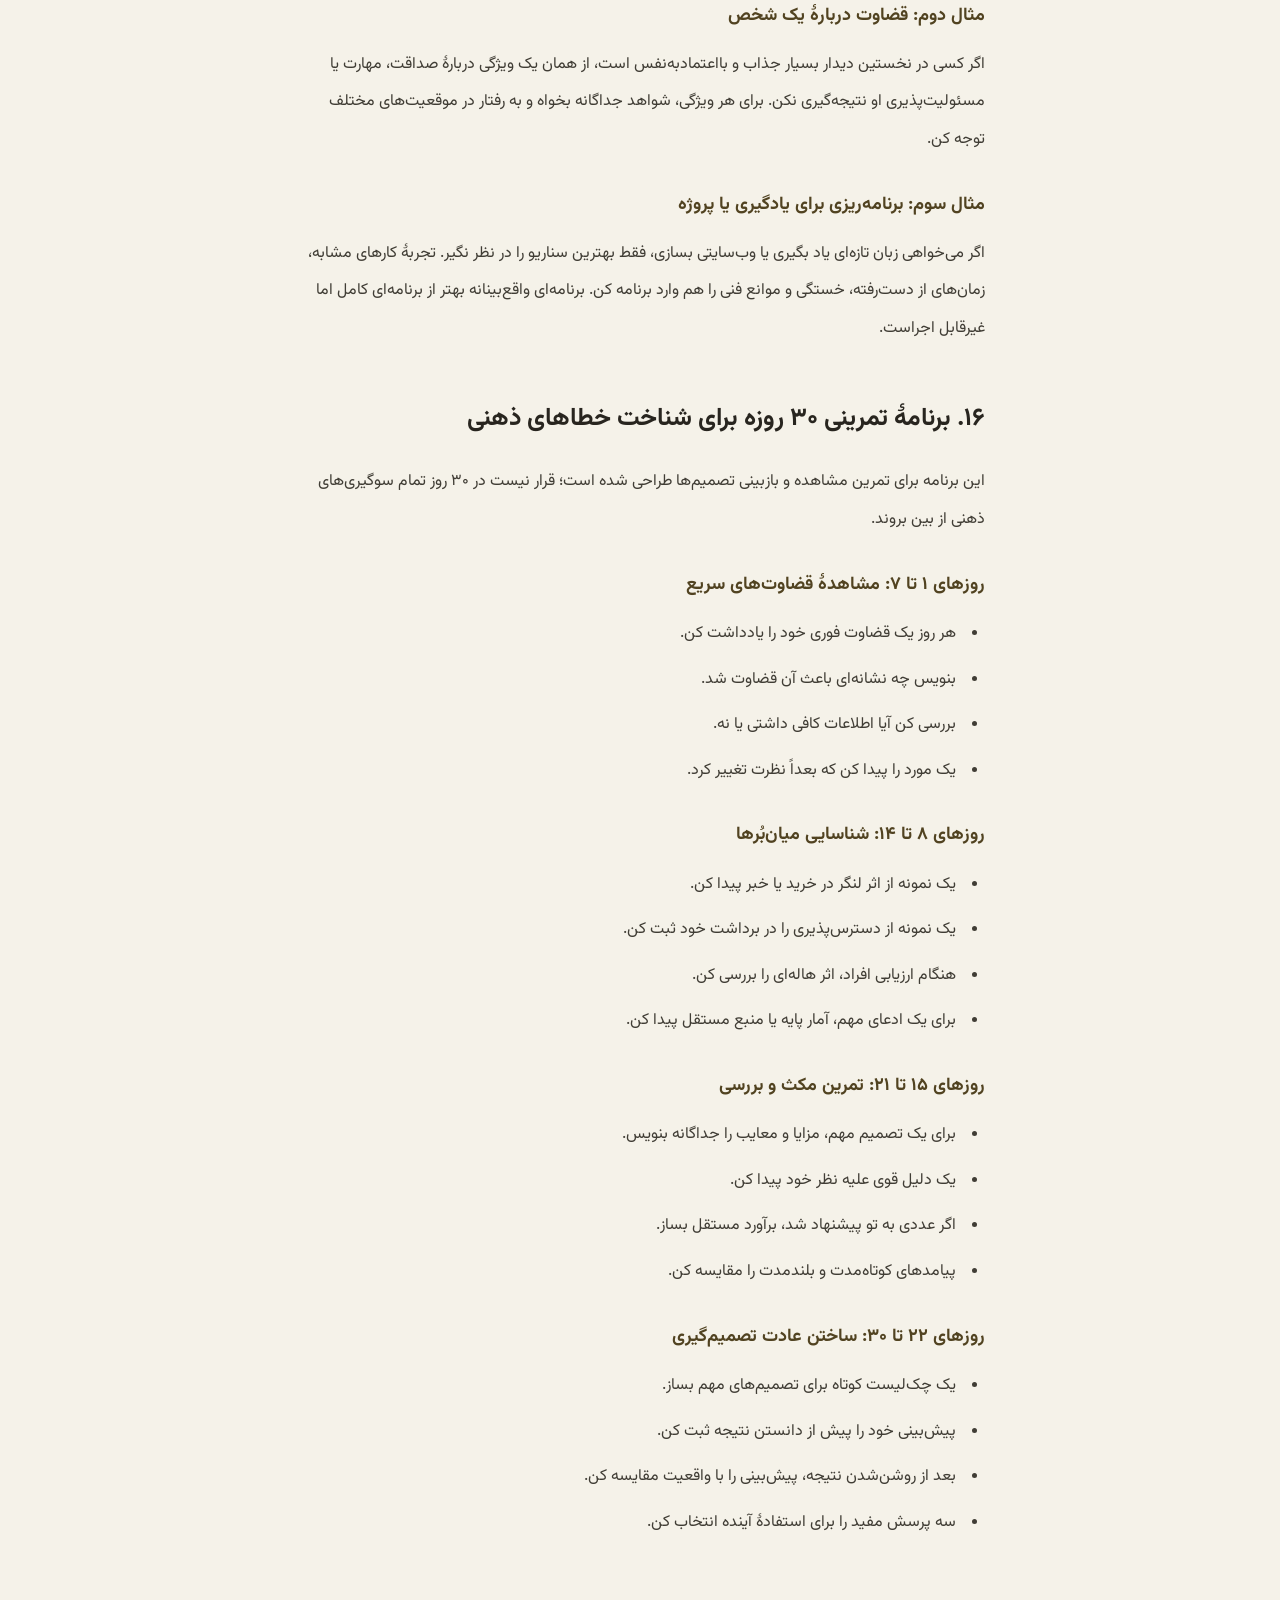
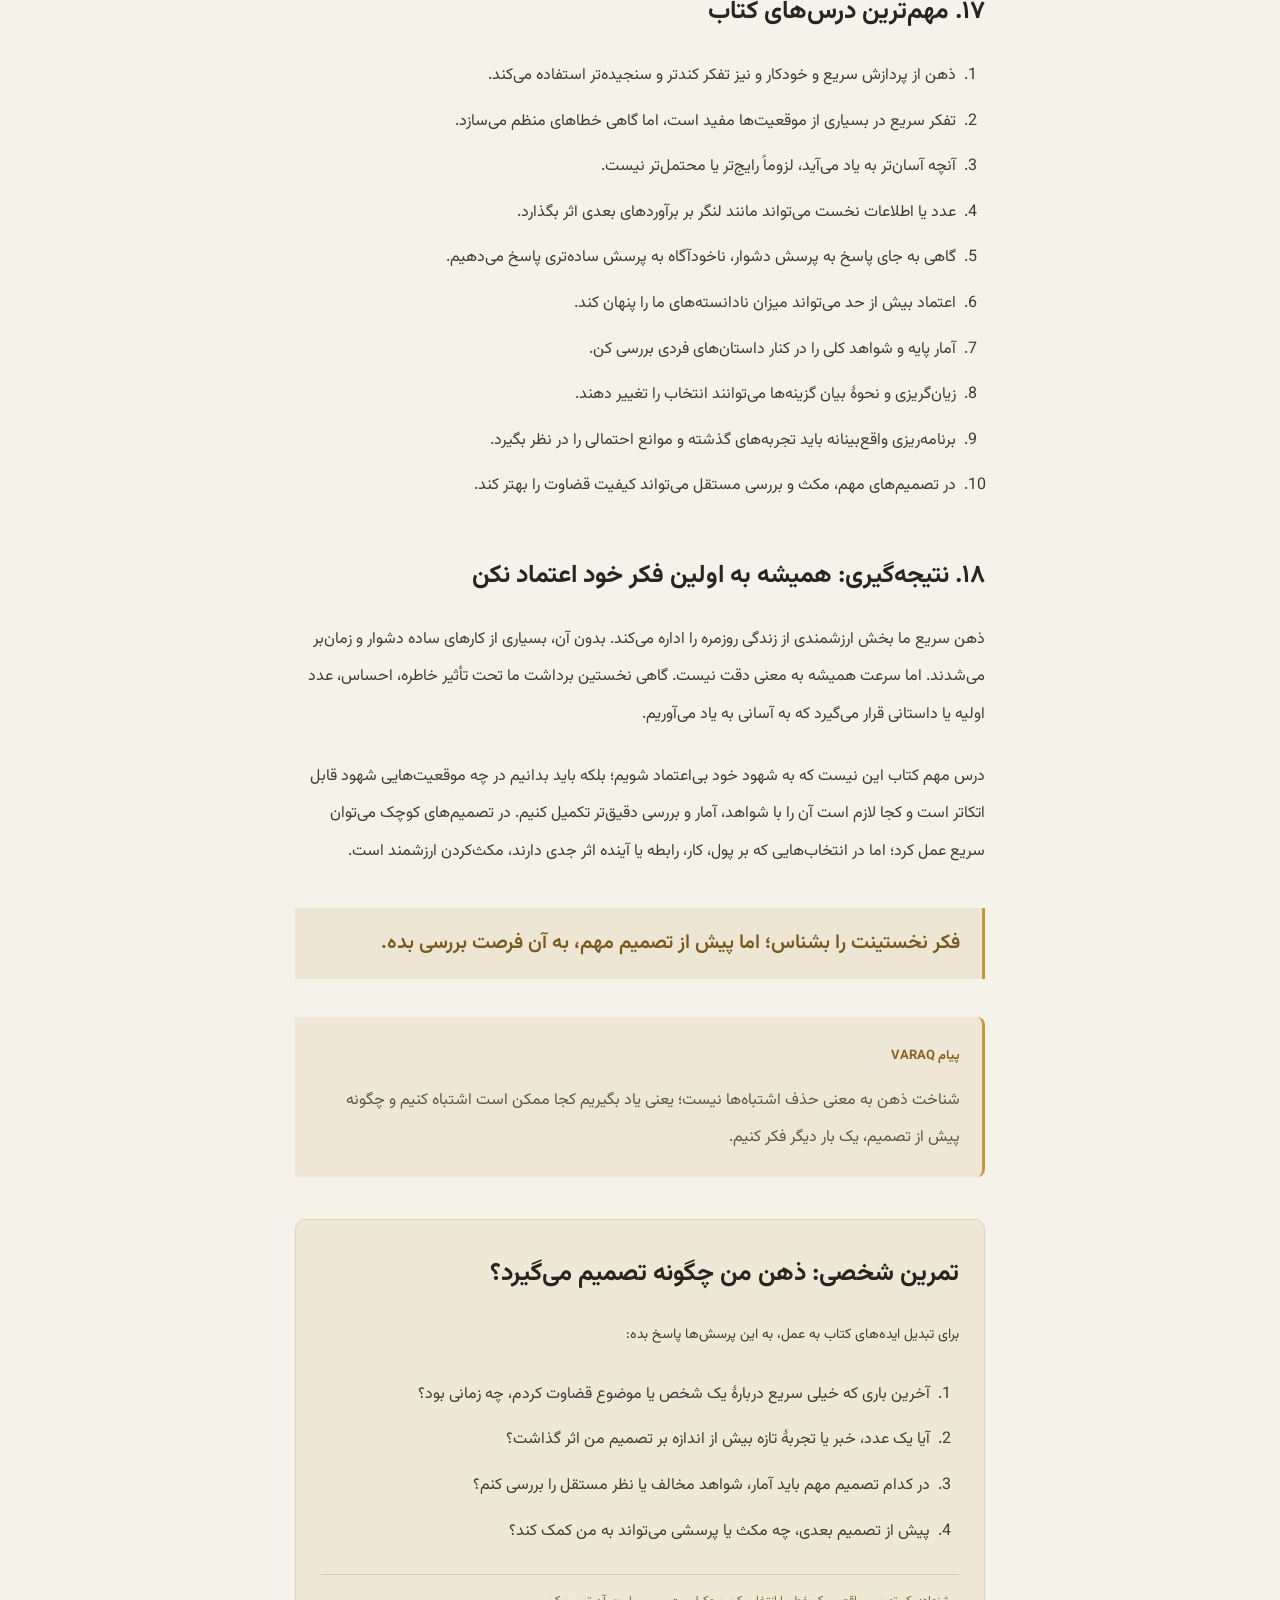
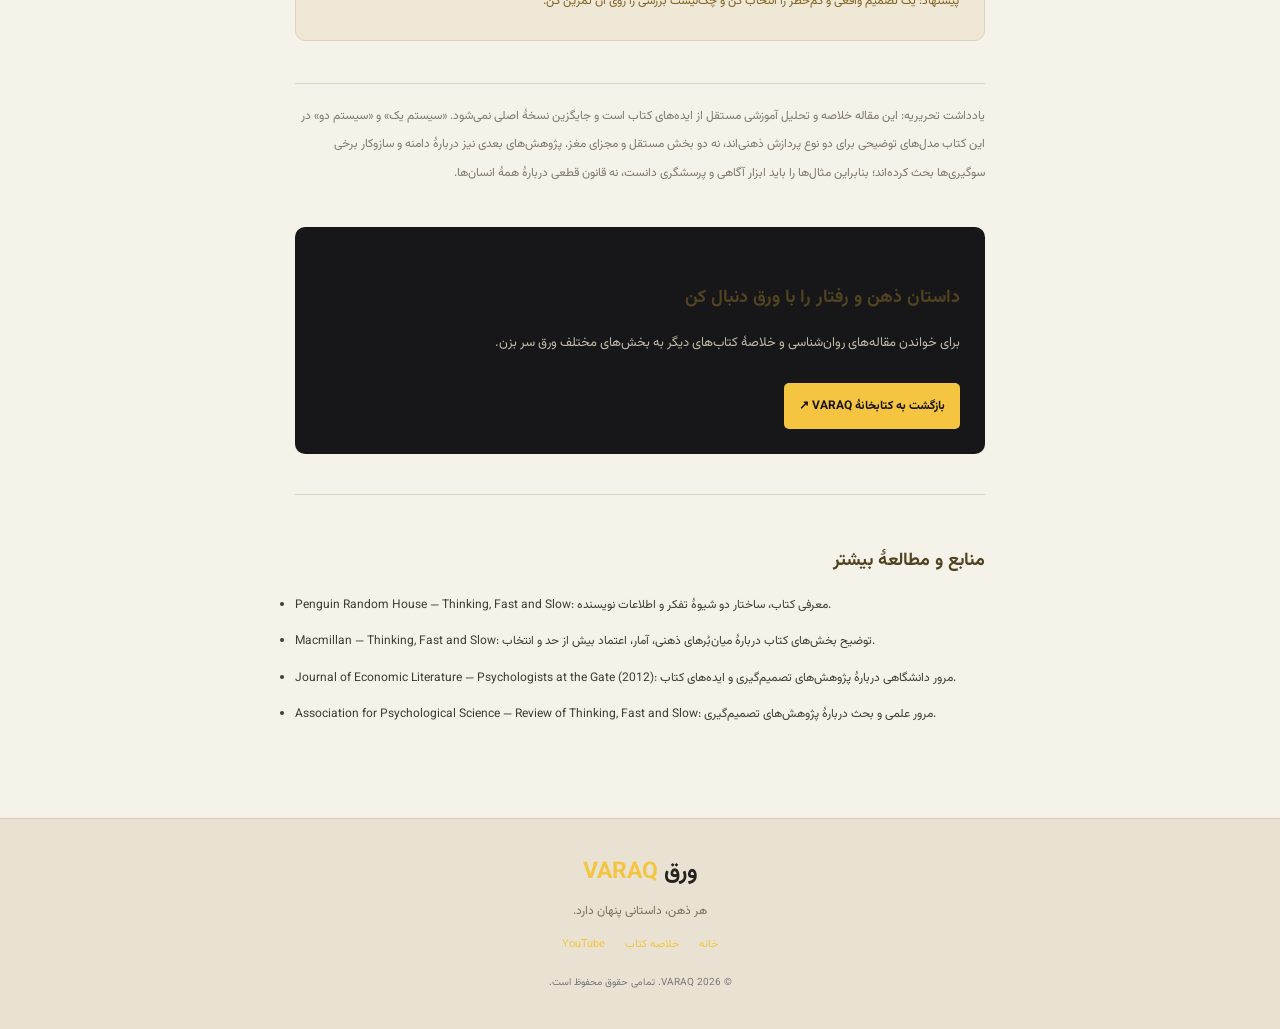
<file: thinking-fast-and-slow.html>
<!doctype html>
<html lang="prs" dir="rtl">
<head>
  <meta charset="utf-8">
  <meta name="viewport" content="width=device-width, initial-scale=1">
  <meta name="description" content="خلاصهٔ مفصل و کاربردی کتاب تفکر، سریع و کند اثر دنیل کانمن؛ دربارهٔ دو شیوهٔ تفکر، خطاهای شناختی، قضاوت، تصمیم‌گیری و شناخت ذهن به زبان دری.">
  <meta name="theme-color" content="#f5f2e9">
  <link rel="canonical" href="https://varaq.eu/thinking-fast-and-slow.html">
  <meta property="og:title" content="خلاصه کتاب تفکر، سریع و کند | ورق VARAQ">
  <meta property="og:description" content="چرا ذهن ما گاهی عجولانه قضاوت می‌کند؟ با دو شیوهٔ تفکر و خطاهای شناختی آشنا شوید.">
  <meta property="og:url" content="https://varaq.eu/thinking-fast-and-slow.html">
  <meta property="og:type" content="article">
  <meta property="og:locale" content="fa_AF">
  <title>خلاصه کتاب تفکر، سریع و کند (Thinking, Fast and Slow) | ورق VARAQ</title>
  <link rel="stylesheet" href="styles.css?v=4">
  <script type="application/ld+json">
  {
    "@context":"https://schema.org",
    "@type":"Article",
    "headline":"خلاصه کتاب تفکر، سریع و کند (Thinking, Fast and Slow)",
    "description":"خلاصهٔ مفصل و کاربردی کتاب تفکر، سریع و کند اثر دنیل کانمن به زبان دری.",
    "inLanguage":"prs",
    "author":{"@type":"Organization","name":"تحریریه ورق VARAQ"},
    "publisher":{"@type":"Organization","name":"ورق VARAQ","url":"https://varaq.eu/"},
    "about":{"@type":"Book","name":"Thinking, Fast and Slow","author":{"@type":"Person","name":"Daniel Kahneman"}}
  }
  </script>
</head>
<body class="article-page book-article-page">
  <header class="article-header">
    <a class="brand dark-brand" href="index.html" aria-label="ورق VARAQ"><span class="brand-mark">و</span><span><strong>ورق <b>VARAQ</b></strong><small>هر ذهن، داستانی پنهان دارد</small></span></a>
    <nav aria-label="منوی اصلی"><a href="index.html">خانه</a><a href="index.html#articles">مقاله‌ها</a><a class="nav-current" href="books.html">خلاصه کتاب</a><a href="index.html#about">درباره ورق</a></nav>
  </header>
  <main class="article-main">
    <a class="back-link" href="books.html">← بازگشت به کتابخانهٔ ورق</a>
    <header class="article-title">
      <span class="article-category">روان‌شناسی شناختی و تصمیم‌گیری</span>
      <h1>چرا ذهن ما همیشه تصمیم‌های درستی نمی‌گیرد؟</h1>
      <p class="article-deck">خلاصهٔ مفصل و کاربردی کتاب «تفکر، سریع و کند»؛ دربارهٔ دو شیوهٔ تفکر، میان‌بُرهای ذهنی، خطاهای شناختی و راه‌های سنجیده‌تر تصمیم‌گرفتن.</p>
      <div class="article-meta"><span>دنیل کانمن</span><span>خلاصه کتاب سوم</span><span>حدود ۱۸ تا ۲۲ دقیقه مطالعه</span></div>
    </header>
    <div class="book-article-cover">
      <div class="thinking-cover thinking-cover-large" aria-label="طرح گرافیکی اختصاصی برای خلاصه کتاب تفکر، سریع و کند">
        <span class="thinking-author">DANIEL KAHNEMAN</span>
        <span class="thinking-title">تفکر،<br><b>سریع و کند</b></span>
        <span class="thinking-subtitle">دو شیوهٔ اندیشیدن، یک ذهن</span>
        <span class="thinking-orbit"></span>
      </div>
      <div class="book-cover-caption"><span>کتاب منتخب VARAQ</span><strong>Thinking, Fast and Slow</strong><small>Daniel Kahneman</small></div>
    </div>
    <article class="prose book-prose">
      <p class="lead">تا حالا شده با دیدن چهرهٔ یک نفر فوراً درباره‌اش قضاوت کنی، یا بدون بررسی کافی مطمئن شوی که یک خبر درست است؟ ذهن انسان برای فهم سریع جهان میان‌بُرهای زیادی به کار می‌برد. این توانایی در بسیاری از موقعیت‌ها مفید است؛ اما گاهی باعث می‌شود چیزی را که آسان‌تر به یاد می‌آوریم، با چیزی که واقعاً محتمل‌تر است اشتباه بگیریم. کتاب «تفکر، سریع و کند» اثر دنیل کانمن نشان می‌دهد این میان‌بُرها چگونه بر قضاوت‌ها و انتخاب‌های روزمرهٔ ما اثر می‌گذارند.</p>

      <h2 id="intro">۱. معرفی کتاب و نویسنده</h2>
      <p>«تفکر، سریع و کند» در سال ۲۰۱۱ منتشر شد. نویسندهٔ آن دنیل کانمن، روان‌شناس برجسته و برندهٔ جایزهٔ نوبل علوم اقتصادی در سال ۲۰۰۲ بود. بخش مهمی از پژوهش‌های او با همکاری آموس تورسکی انجام شد و درک ما را از قضاوت انسان، عدم‌قطعیت و تصمیم‌گیری تغییر داد.</p>
      <p>کتاب در پنج بخش، از دو شیوهٔ تفکر آغاز می‌کند و سپس به میان‌بُرهای ذهنی، اعتماد بیش از حد، انتخاب در شرایط ریسک و تفاوت میان تجربه‌کردن یک رویداد و به‌یادآوردن آن می‌پردازد. هدف آن این نیست که بگوید انسان همیشه غیرمنطقی است؛ بلکه نشان می‌دهد ذهن در بسیاری از موقعیت‌ها از روش‌های سریع استفاده می‌کند و این روش‌ها گاهی خطاهای منظم به وجود می‌آورند.</p>
      <div class="book-insight"><strong>ایدهٔ مرکزی کتاب</strong><p>ذهن برای سرعت و کارآمدی از قضاوت‌های شهودی استفاده می‌کند؛ اما در تصمیم‌های مهم باید بدانیم چه زمانی لازم است مکث کنیم، شواهد را بررسی کنیم و از تفکر سنجیده‌تر کمک بگیریم.</p></div>

      <h2 id="two-systems">۲. دو شیوهٔ تفکر: سیستم یک و سیستم دو</h2>
      <p>کانمن برای توضیح دو نوع پردازش ذهنی از دو نام استفاده می‌کند: سیستم یک و سیستم دو. این‌ها دو بخش جداگانه و قابل مشاهده در مغز نیستند؛ بلکه مدل توضیحی برای فهم تفاوت میان پردازش سریع و خودکار با تفکر کندتر و نیازمند تلاش‌اند.</p>
      <h3>سیستم یک: سریع، خودکار و شهودی</h3>
      <p>این شیوه معمولاً بدون تلاش آگاهانه عمل می‌کند. تشخیص یک چهرهٔ آشنا، فهمیدن لحن خشمگین، خواندن یک واژهٔ ساده یا کناررفتن از مسیر مانع، نمونه‌هایی از پردازش سریع‌اند. سیستم یک در بسیاری از موقعیت‌ها به ما کمک می‌کند سریع واکنش نشان بدهیم.</p>
      <h3>سیستم دو: کندتر، متمرکز و سنجیده</h3>
      <p>این شیوه زمانی بیشتر به کار می‌آید که باید توجه خود را متمرکز کنیم؛ مانند حل یک مسئلهٔ دشوار ریاضی، مقایسهٔ چند قرارداد، بررسی بودجه یا ارزیابی یک استدلال پیچیده. چنین تفکری انرژی و تمرکز بیشتری می‌خواهد و به همین دلیل همیشه برای همهٔ کارها فعالانه از آن استفاده نمی‌کنیم.</p>
      <div class="book-insight"><strong>مثال ساده</strong><p>وقتی حاصل ۲ + ۲ را می‌بینی، پاسخ تقریباً خودکار به ذهن می‌آید. اما برای محاسبهٔ ۲۷ × ۴۸ احتمالاً باید مکث کنی و مرحله‌به‌مرحله حساب کنی.</p></div>
      <p>نکتهٔ مهم این است که تفکر سریع همیشه بد و تفکر کند همیشه درست نیست. تجربهٔ یک متخصص می‌تواند شهود بسیار دقیقی بسازد؛ در مقابل، فکرکردن طولانی نیز اگر بر پایهٔ اطلاعات نادرست باشد، الزاماً نتیجهٔ خوبی نمی‌دهد.</p>

      <h2 id="mental-shortcuts">۳. میان‌بُرهای ذهنی چرا به وجود می‌آیند؟</h2>
      <p>جهان پیچیده است و ذهن نمی‌تواند هر لحظه تمام اطلاعات ممکن را بررسی کند. بنابراین از میان‌بُرها یا قواعد ساده استفاده می‌کند. این روش‌ها اغلب سرعت قضاوت را بالا می‌برند، اما ممکن است احتمال‌ها و جزئیات مهم را نادیده بگیرند.</p>
      <p>برای نمونه، اگر در یک روز چند خبر دربارهٔ سقوط هواپیما ببینی، شاید پرواز را خطرناک‌تر از واقعیت تصور کنی؛ چون نمونه‌های تازه و هیجان‌انگیز آسان‌تر به یاد می‌آیند. آسان‌بودن یادآوری، به‌تنهایی معیار دقیقی برای سنجش احتمال نیست.</p>

      <h2 id="availability">۴. خطای دسترس‌پذیری: آنچه زود به یاد می‌آید، بزرگ‌تر به نظر می‌رسد</h2>
      <p>در این میان‌بُر، ما احتمال یا فراوانی یک رویداد را بر اساس آسانی یادآوری نمونه‌های آن تخمین می‌زنیم. رویدادهای تازه، احساسی، تصویری یا پرتکرار در رسانه‌ها معمولاً سریع‌تر به ذهن می‌آیند.</p>
      <p><strong>مثال:</strong> پس از دیدن چند گزارش دربارهٔ دزدی در یک محله، ممکن است تصور کنی خطر در همه‌جا بسیار زیاد شده است؛ در حالی که برای ارزیابی درست باید آمار قابل اعتماد، بازهٔ زمانی و شرایط محل را نیز بررسی کنی.</p>
      <p><strong>تمرین:</strong> وقتی چیزی بسیار محتمل به نظر می‌رسد، از خود بپرس: «آیا واقعاً شواهد آماری دارم یا فقط چند نمونهٔ واضح را به آسانی به یاد می‌آورم؟»</p>

      <h2 id="anchoring">۵. اثر لنگر: اولین عدد چگونه ذهن را جهت می‌دهد؟</h2>
      <p>گاهی نخستین عدد یا اطلاعاتی که می‌شنویم، مانند لنگری ذهنی برآوردهای بعدی ما اثر می‌گذارد؛ حتی اگر آن عدد ارتباط چندانی با ارزش واقعی موضوع نداشته باشد.</p>
      <p><strong>مثال خرید:</strong> فروشنده قیمت نخست را بسیار بالا اعلام می‌کند و سپس تخفیف می‌دهد. قیمت دوم ممکن است در مقایسه با عدد اول مناسب به نظر برسد، اما پرسش اصلی این است که ارزش واقعی کالا چقدر است و قیمت آن در فروشگاه‌های دیگر چه اندازه است.</p>
      <p><strong>روش مقابله:</strong> پیش از دیدن قیمت پیشنهادی، اگر ممکن است برآورد مستقل خود را بساز؛ قیمت‌های مقایسه‌ای را بررسی کن و اجازه نده عدد اول تنها معیار قضاوت باشد.</p>

      <h2 id="substitution">۶. جایگزینی پرسش دشوار با پرسش آسان</h2>
      <p>گاهی پرسشی پیچیده از ما پرسیده می‌شود، اما ذهن بی‌آنکه متوجه شویم به پرسشی ساده‌تر پاسخ می‌دهد. برای مثال، به جای اینکه بپرسیم «آیا این نامزد برای این وظیفه مهارت و تجربهٔ کافی دارد؟»، ممکن است ناخودآگاه بپرسیم «آیا از او خوشم می‌آید؟».</p>
      <p>احساس مثبت یا منفی دربارهٔ یک شخص می‌تواند بر ارزیابی ویژگی‌های دیگر او سایه بیندازد. این جایگزینی همیشه آگاهانه نیست و به همین دلیل تشخیص آن دشوار است.</p>
      <div class="book-insight"><strong>پرسش کمکی</strong><p>آیا به همان پرسشی پاسخ می‌دهم که واقعاً باید پاسخ بدهم، یا پرسشی آسان‌تر را جای آن گذاشته‌ام؟</p></div>

      <h2 id="halo">۷. اثر هاله‌ای: یک ویژگی، تمام تصویر را رنگ می‌کند</h2>
      <p>وقتی یک ویژگی مثبت یا منفی در فردی برجسته باشد، ممکن است آن را به ویژگی‌های دیگرش نیز تعمیم بدهیم. برای مثال، چون کسی خوش‌صحبت و بااعتمادبه‌نفس است، شاید بدون شواهد کافی تصور کنیم که حتماً متخصص و قابل اعتماد نیز هست.</p>
      <p>در استخدام، روابط و حتی انتخاب چهره‌های مشهور، اثر هاله‌ای می‌تواند ارزیابی ما را منحرف کند. بهتر است ویژگی‌ها را جداگانه بسنجیم و برای هر قضاوت، شواهد مربوط به همان ویژگی را بخواهیم.</p>

      <h2 id="overconfidence">۸. اعتماد بیش از حد و توهم دانستن</h2>
      <p>انسان‌ها گاهی از میزان دانسته‌های خود مطمئن‌تر از چیزی هستند که شواهد اجازه می‌دهد. وقتی یک داستان منسجم دربارهٔ گذشته می‌سازیم، ممکن است فراموش کنیم که هنگام وقوع رویداد، اطلاعات کامل در اختیار نداشتیم.</p>
      <p>کانمن به این نکته می‌پردازد که پس از دانستن نتیجه، گذشته اغلب قابل پیش‌بینی‌تر از آنچه واقعاً بوده به نظر می‌رسد. این خطا را می‌توان در جمله‌هایی مانند «از اول معلوم بود چنین می‌شود» دید.</p>
      <p><strong>روش کاربردی:</strong> پیش از تصمیم مهم، بنویس چه چیزهایی را می‌دانی، چه چیزهایی را حدس می‌زنی و چه اطلاعاتی هنوز نامعلوم است. بعد از روشن‌شدن نتیجه، یادداشت قبلی را با واقعیت مقایسه کن.</p>

      <h2 id="base-rates">۹. چرا آمار پایه را نادیده می‌گیریم؟</h2>
      <p>داستان خاص و جذاب معمولاً توجه ما را بیشتر از آمار کلی جلب می‌کند. اما برای قضاوت دقیق باید بدانیم یک رویداد در کل جمعیت یا مجموعهٔ مربوط چه اندازه رایج است؛ به این اطلاعات، نرخ پایه یا آمار پایه گفته می‌شود.</p>
      <p><strong>مثال:</strong> اگر فردی در مصاحبه بسیار خوش‌برخورد باشد، این ویژگی به‌تنهایی نشان نمی‌دهد که او بهترین گزینه برای یک شغل تخصصی است. باید مهارت، تجربه، نمونهٔ کار و معیارهای معمول موفقیت در آن شغل را نیز بررسی کرد.</p>
      <p>داستان فردی را بشنو، اما آن را جایگزین داده‌های کلی نکن.</p>

      <h2 id="loss-aversion">۱۰. زیان‌گریزی: چرا از دست‌دادن بیشتر درد دارد؟</h2>
      <p>در پژوهش‌های کانمن و تورسکی، زیان‌ها معمولاً از نظر روانی اثر نیرومندی دارند و افراد در بسیاری از موقعیت‌ها از زیان‌کردن بیش از آنچه از سود مشابه خوشحال می‌شوند، ناراحت می‌شوند. این گرایش را زیان‌گریزی می‌نامند.</p>
      <p><strong>مثال:</strong> ممکن است شخصی به دلیل ترس از زیان کوچک، از یک فرصت مناسب صرف‌نظر کند؛ یا برعکس، برای جبران ضرر قبلی ریسک بیشتری بپذیرد. هر دو واکنش می‌توانند تصمیم را از ارزیابی واقع‌بینانه دور کنند.</p>
      <p><strong>تمرین:</strong> هنگام انتخاب، فقط نپرس «چه چیزی را ممکن است از دست بدهم؟»؛ بپرس «اگر این فرصت را رد کنم، چه چیزی را از دست می‌دهم؟» و پیامدهای هر دو گزینه را مقایسه کن.</p>

      <h2 id="framing">۱۱. چارچوب‌بندی: نحوهٔ بیان، انتخاب را تغییر می‌دهد</h2>
      <p>گاهی دو گزینه از نظر اطلاعاتی یکسان‌اند، اما چون به شکل متفاوت بیان می‌شوند، احساس متفاوتی ایجاد می‌کنند. برای مثال، گفتن «۹۰ درصد موفقیت» ممکن است امیدوارکننده‌تر از گفتن «۱۰ درصد احتمال شکست» به نظر برسد، هرچند عددها از یک وضعیت سخن می‌گویند.</p>
      <p>برای تصمیم سنجیده، اطلاعات را از چند زاویه بخوان. اگر یک پیشنهاد فقط با واژه‌های هیجان‌انگیز جذاب شده، آن را به عددها، احتمال‌ها و پیامدهای روشن تبدیل کن.</p>

      <h2 id="planning-fallacy">۱۲. خطای برنامه‌ریزی: چرا زمان و دشواری کار را کم برآورد می‌کنیم؟</h2>
      <p>وقتی برای پروژه‌ای برنامه می‌ریزیم، ممکن است روی مسیر ایده‌آل تمرکز کنیم و موانع احتمالی را کمتر ببینیم. در نتیجه، زمان، هزینه یا تلاش مورد نیاز را کمتر از واقعیت تخمین می‌زنیم.</p>
      <p><strong>مثال:</strong> کسی تصور می‌کند ساخت یک وب‌سایت در چند روز تمام می‌شود، چون فقط طراحی صفحهٔ اصلی را در نظر گرفته است؛ اما آزمایش موبایل، رفع خطا، نوشتن محتوا و تنظیم دامنه را فراموش می‌کند.</p>
      <p><strong>روش مقابله:</strong> به پروژه‌های مشابه گذشته نگاه کن. زمان واقعی آن‌ها را بررسی کن و برای مشکلات احتمالی حاشیهٔ زمانی در نظر بگیر. از خود بپرس: «در پروژه‌های مشابه، معمولاً چه چیزی باعث تأخیر شد؟»</p>

      <h2 id="two-selves">۱۳. خودِ تجربه‌کننده و خودِ به‌یادآورنده</h2>
      <p>کتاب میان تجربه‌ای که در لحظه احساس می‌کنیم و داستانی که بعداً از آن تجربه در ذهن نگه می‌داریم تفاوت می‌گذارد. حافظه همیشه تمام لحظه‌ها را با وزن یکسان ثبت نمی‌کند؛ پایان یک تجربه و لحظه‌های بسیار شدید ممکن است در یادآوری نقش برجسته‌ای داشته باشند.</p>
      <p>برای مثال، ممکن است از یک سفر طولانی فقط یک اتفاق بسیار خوشایند یا ناخوشایند و پایان سفر را به یاد بیاوری. این خاطره می‌تواند ارزیابی کلی تو از تمام سفر را شکل بدهد، حتی اگر بخش بزرگی از زمان تجربه معمولی بوده باشد.</p>
      <p>این تفاوت به ما یادآوری می‌کند که تجربهٔ زنده و خاطرهٔ بعدی همیشه یکسان نیستند. در ارزیابی زندگی، هم به لحظه‌های روزمره توجه کن و هم به داستانی که بعداً از آن‌ها می‌سازی.</p>

      <h2 id="better-decisions">۱۴. چگونه تصمیم‌های سنجیده‌تری بگیریم؟</h2>
      <p>هدف از شناخت خطاهای شناختی این نیست که هر شهود را کنار بگذاریم یا برای هر انتخاب ساده ساعت‌ها فکر کنیم. هدف این است که تشخیص دهیم کدام تصمیم‌ها مهم، پرهزینه یا دشوار برای بازگشت‌اند و در آن موقعیت‌ها بررسی بیشتری انجام بدهیم.</p>
      <ul>
        <li><strong>مکث کن:</strong> در تصمیم‌های پرهزینه، فوری پاسخ نده.</li>
        <li><strong>پرسش را دقیق کن:</strong> مشخص کن دقیقاً چه چیزی را می‌خواهی بسنجی.</li>
        <li><strong>شواهد مخالف را بجوی:</strong> فقط اطلاعات تأییدکنندهٔ نظر خود را جمع نکن.</li>
        <li><strong>آمار پایه را ببین:</strong> نمونهٔ شخصی را با داده‌های کلی مقایسه کن.</li>
        <li><strong>گزینه‌ها را از چند زاویه بررسی کن:</strong> سود، زیان، احتمال و پیامدهای بلندمدت را بنویس.</li>
        <li><strong>در صورت امکان نظر مستقل بگیر:</strong> از فردی بخواه فرض‌های تو را به چالش بکشد.</li>
      </ul>
      <div class="book-insight"><strong>قاعدهٔ ساده</strong><p>هرچه تصمیم برگشت‌ناپذیرتر و پیامد آن بزرگ‌تر باشد، ارزش مکث، بررسی شواهد و مشورت بیشتر می‌شود.</p></div>

      <h2 id="practical-examples">۱۵. سه مثال از زندگی روزمره</h2>
      <h3>مثال اول: خرید تلفن یا وسیلهٔ گران‌قیمت</h3>
      <p>پیش از خرید، قیمت نخست یا تبلیغ تخفیف را معیار نهایی قرار نده. چند فروشگاه را مقایسه کن، نیاز واقعی خود را بنویس و ببین آیا ویژگی‌های اضافی واقعاً برایت ارزش دارند. این کار اثر لنگر و هیجان لحظه‌ای را کاهش می‌دهد.</p>
      <h3>مثال دوم: قضاوت دربارهٔ یک شخص</h3>
      <p>اگر کسی در نخستین دیدار بسیار جذاب و بااعتمادبه‌نفس است، از همان یک ویژگی دربارهٔ صداقت، مهارت یا مسئولیت‌پذیری او نتیجه‌گیری نکن. برای هر ویژگی، شواهد جداگانه بخواه و به رفتار در موقعیت‌های مختلف توجه کن.</p>
      <h3>مثال سوم: برنامه‌ریزی برای یادگیری یا پروژه</h3>
      <p>اگر می‌خواهی زبان تازه‌ای یاد بگیری یا وب‌سایتی بسازی، فقط بهترین سناریو را در نظر نگیر. تجربهٔ کارهای مشابه، زمان‌های از دست‌رفته، خستگی و موانع فنی را هم وارد برنامه کن. برنامه‌ای واقع‌بینانه بهتر از برنامه‌ای کامل اما غیرقابل اجراست.</p>

      <h2 id="30-day-plan">۱۶. برنامهٔ تمرینی ۳۰ روزه برای شناخت خطاهای ذهنی</h2>
      <p>این برنامه برای تمرین مشاهده و بازبینی تصمیم‌ها طراحی شده است؛ قرار نیست در ۳۰ روز تمام سوگیری‌های ذهنی از بین بروند.</p>
      <h3>روزهای ۱ تا ۷: مشاهدهٔ قضاوت‌های سریع</h3>
      <ul><li>هر روز یک قضاوت فوری خود را یادداشت کن.</li><li>بنویس چه نشانه‌ای باعث آن قضاوت شد.</li><li>بررسی کن آیا اطلاعات کافی داشتی یا نه.</li><li>یک مورد را پیدا کن که بعداً نظرت تغییر کرد.</li></ul>
      <h3>روزهای ۸ تا ۱۴: شناسایی میان‌بُرها</h3>
      <ul><li>یک نمونه از اثر لنگر در خرید یا خبر پیدا کن.</li><li>یک نمونه از دسترس‌پذیری را در برداشت خود ثبت کن.</li><li>هنگام ارزیابی افراد، اثر هاله‌ای را بررسی کن.</li><li>برای یک ادعای مهم، آمار پایه یا منبع مستقل پیدا کن.</li></ul>
      <h3>روزهای ۱۵ تا ۲۱: تمرین مکث و بررسی</h3>
      <ul><li>برای یک تصمیم مهم، مزایا و معایب را جداگانه بنویس.</li><li>یک دلیل قوی علیه نظر خود پیدا کن.</li><li>اگر عددی به تو پیشنهاد شد، برآورد مستقل بساز.</li><li>پیامدهای کوتاه‌مدت و بلندمدت را مقایسه کن.</li></ul>
      <h3>روزهای ۲۲ تا ۳۰: ساختن عادت تصمیم‌گیری</h3>
      <ul><li>یک چک‌لیست کوتاه برای تصمیم‌های مهم بساز.</li><li>پیش‌بینی خود را پیش از دانستن نتیجه ثبت کن.</li><li>بعد از روشن‌شدن نتیجه، پیش‌بینی را با واقعیت مقایسه کن.</li><li>سه پرسش مفید را برای استفادهٔ آینده انتخاب کن.</li></ul>

      <h2 id="takeaways">۱۷. مهم‌ترین درس‌های کتاب</h2>
      <ol>
        <li>ذهن از پردازش سریع و خودکار و نیز تفکر کندتر و سنجیده‌تر استفاده می‌کند.</li>
        <li>تفکر سریع در بسیاری از موقعیت‌ها مفید است، اما گاهی خطاهای منظم می‌سازد.</li>
        <li>آنچه آسان‌تر به یاد می‌آید، لزوماً رایج‌تر یا محتمل‌تر نیست.</li>
        <li>عدد یا اطلاعات نخست می‌تواند مانند لنگر بر برآوردهای بعدی اثر بگذارد.</li>
        <li>گاهی به جای پاسخ به پرسش دشوار، ناخودآگاه به پرسش ساده‌تری پاسخ می‌دهیم.</li>
        <li>اعتماد بیش از حد می‌تواند میزان نادانسته‌های ما را پنهان کند.</li>
        <li>آمار پایه و شواهد کلی را در کنار داستان‌های فردی بررسی کن.</li>
        <li>زیان‌گریزی و نحوهٔ بیان گزینه‌ها می‌توانند انتخاب را تغییر دهند.</li>
        <li>برنامه‌ریزی واقع‌بینانه باید تجربه‌های گذشته و موانع احتمالی را در نظر بگیرد.</li>
        <li>در تصمیم‌های مهم، مکث و بررسی مستقل می‌تواند کیفیت قضاوت را بهتر کند.</li>
      </ol>

      <h2 id="conclusion">۱۸. نتیجه‌گیری: همیشه به اولین فکر خود اعتماد نکن</h2>
      <p>ذهن سریع ما بخش ارزشمندی از زندگی روزمره را اداره می‌کند. بدون آن، بسیاری از کارهای ساده دشوار و زمان‌بر می‌شدند. اما سرعت همیشه به معنی دقت نیست. گاهی نخستین برداشت ما تحت تأثیر خاطره، احساس، عدد اولیه یا داستانی قرار می‌گیرد که به آسانی به یاد می‌آوریم.</p>
      <p>درس مهم کتاب این نیست که به شهود خود بی‌اعتماد شویم؛ بلکه باید بدانیم در چه موقعیت‌هایی شهود قابل اتکاتر است و کجا لازم است آن را با شواهد، آمار و بررسی دقیق‌تر تکمیل کنیم. در تصمیم‌های کوچک می‌توان سریع عمل کرد؛ اما در انتخاب‌هایی که بر پول، کار، رابطه یا آینده اثر جدی دارند، مکث‌کردن ارزشمند است.</p>
      <blockquote>فکر نخستینت را بشناس؛ اما پیش از تصمیم مهم، به آن فرصت بررسی بده.</blockquote>
      <div class="book-insight"><strong>پیام VARAQ</strong><p>شناخت ذهن به معنی حذف اشتباه‌ها نیست؛ یعنی یاد بگیریم کجا ممکن است اشتباه کنیم و چگونه پیش از تصمیم، یک بار دیگر فکر کنیم.</p></div>

      <div class="book-workbook" id="practice">
        <h2>تمرین شخصی: ذهن من چگونه تصمیم می‌گیرد؟</h2>
        <p>برای تبدیل ایده‌های کتاب به عمل، به این پرسش‌ها پاسخ بده:</p>
        <ol><li>آخرین باری که خیلی سریع دربارهٔ یک شخص یا موضوع قضاوت کردم، چه زمانی بود؟</li><li>آیا یک عدد، خبر یا تجربهٔ تازه بیش از اندازه بر تصمیم من اثر گذاشت؟</li><li>در کدام تصمیم مهم باید آمار، شواهد مخالف یا نظر مستقل را بررسی کنم؟</li><li>پیش از تصمیم بعدی، چه مکث یا پرسشی می‌تواند به من کمک کند؟</li></ol>
        <p class="workbook-reminder">پیشنهاد: یک تصمیم واقعی و کم‌خطر را انتخاب کن و چک‌لیست بررسی را روی آن تمرین کن.</p>
      </div>
      <p class="editorial-note">یادداشت تحریریه: این مقاله خلاصه و تحلیل آموزشی مستقل از ایده‌های کتاب است و جایگزین نسخهٔ اصلی نمی‌شود. «سیستم یک» و «سیستم دو» در این کتاب مدل‌های توضیحی برای دو نوع پردازش ذهنی‌اند، نه دو بخش مستقل و مجزای مغز. پژوهش‌های بعدی نیز دربارهٔ دامنه و سازوکار برخی سوگیری‌ها بحث کرده‌اند؛ بنابراین مثال‌ها را باید ابزار آگاهی و پرسشگری دانست، نه قانون قطعی دربارهٔ همهٔ انسان‌ها.</p>
      <div class="article-cta">
        <h3>داستان ذهن و رفتار را با ورق دنبال کن</h3>
        <p>برای خواندن مقاله‌های روان‌شناسی و خلاصهٔ کتاب‌های دیگر به بخش‌های مختلف ورق سر بزن.</p>
        <a href="books.html">بازگشت به کتابخانهٔ VARAQ ↗</a>
      </div>
      <div class="sources">
        <h3>منابع و مطالعهٔ بیشتر</h3>
        <ul>
          <li><a href="https://www.penguinrandomhouse.com/books/89308/thinking-fast-and-slow-by-daniel-kahneman/" target="_blank" rel="noopener">Penguin Random House — Thinking, Fast and Slow</a>: معرفی کتاب، ساختار دو شیوهٔ تفکر و اطلاعات نویسنده.</li>
          <li><a href="https://us.macmillan.com/books/9780374533557/thinkingfastandslow/" target="_blank" rel="noopener">Macmillan — Thinking, Fast and Slow</a>: توضیح بخش‌های کتاب دربارهٔ میان‌بُرهای ذهنی، آمار، اعتماد بیش از حد و انتخاب.</li>
          <li><a href="https://pubs.aeaweb.org/doi/10.1257/jel.50.4.1080" target="_blank" rel="noopener">Journal of Economic Literature — Psychologists at the Gate (2012)</a>: مرور دانشگاهی دربارهٔ پژوهش‌های تصمیم‌گیری و ایده‌های کتاب.</li>
          <li><a href="https://www.psychologicalscience.org/observer/thinking-fast-and-slow" target="_blank" rel="noopener">Association for Psychological Science — Review of Thinking, Fast and Slow</a>: مرور علمی و بحث دربارهٔ پژوهش‌های تصمیم‌گیری.</li>
        </ul>
      </div>
    </article>
  </main>
  <footer class="site-footer light-footer">
    <a class="footer-brand" href="index.html">ورق <b>VARAQ</b></a>
    <p>هر ذهن، داستانی پنهان دارد.</p>
    <div><a href="index.html">خانه</a><a href="books.html">خلاصه کتاب</a><a href="https://www.youtube.com/@varaqmind" target="_blank" rel="noopener">YouTube</a></div>
    <small>© 2026 VARAQ. تمامی حقوق محفوظ است.</small>
  </footer>
  <script src="script.js"></script>
  <!-- Cloudflare Web Analytics --><script type='module' src='https://static.cloudflareinsights.com/beacon.min.js' data-cf-beacon='{"token": "1dc7a06d4ff44a8cb4a771f1d8b8fd3a"}'></script><!-- End Cloudflare Web Analytics -->

</body>
</html>
</file>
<file: styles.css>
@import url('https://fonts.googleapis.com/css2?family=Vazirmatn:wght@300;400;500;600;700;800&display=swap');
:root{--ink:#0b0b0d;--ink2:#141416;--gold:#f5c542;--gold2:#a87916;--cream:#f5f2e9;--paper:#fffdf8;--muted:#aaa69b;--text:#26251f;--line:rgba(245,197,66,.22)}
*{box-sizing:border-box}html{scroll-behavior:smooth}body{margin:0;font-family:"Vazirmatn",Tahoma,sans-serif}a{color:inherit;text-decoration:none}.home-page{background:var(--ink);color:#f5f2e9}.site-header{height:88px;max-width:1240px;margin:auto;padding:0 28px;display:flex;align-items:center;justify-content:space-between;gap:24px;border-bottom:1px solid rgba(255,255,255,.08)}.brand{display:flex;align-items:center;gap:12px}.brand strong{display:block;font-size:21px;letter-spacing:.3px}.brand strong b{color:var(--gold);letter-spacing:1px}.brand small{display:block;color:#a8a49a;font-size:11px;margin-top:1px}.brand-mark{width:43px;height:43px;border:1px solid var(--gold);border-radius:50%;display:grid;place-items:center;color:var(--gold);font-size:27px;box-shadow:0 0 20px #f5c54222}.main-nav{display:flex;gap:34px;color:#c6c1b5;font-size:14px}.main-nav a:hover,.main-nav .active{color:var(--gold)}.header-actions{display:flex;align-items:center;gap:8px;color:#b9b4a8;font-size:12px}.header-actions select{background:#171719;color:#f5f2e9;border:1px solid #49443a;padding:8px;border-radius:8px;font:inherit}.menu-toggle{display:none;background:none;color:var(--gold);border:0;font-size:24px}.hero{position:relative;min-height:560px;max-width:1240px;margin:auto;padding:90px 7% 70px;display:grid;grid-template-columns:1.05fr .95fr;align-items:center;overflow:hidden}.hero-glow{position:absolute;width:500px;height:500px;border-radius:50%;background:#b17c1420;filter:blur(90px);left:15%;top:0;pointer-events:none}.hero-copy{position:relative;z-index:2}.eyebrow{color:var(--gold);font-size:12px;letter-spacing:1.2px;margin:0 0 18px}.hero h1{font-size:clamp(42px,5.4vw,68px);line-height:1.38;margin:0 0 18px;font-weight:800}.hero h1 em,.section-heading h2 em,.video-copy h2 em,.about-section h2 em{font-style:normal;color:var(--gold)}.hero-lead{max-width:520px;color:#c3beb2;line-height:2.1;font-size:16px}.hero-buttons{display:flex;gap:12px;margin-top:30px;flex-wrap:wrap}.button{padding:12px 23px;border-radius:7px;font-size:13px;font-weight:700;display:inline-flex;align-items:center;justify-content:center}.button-gold{background:var(--gold);color:#15130e}.button-gold:hover{background:#ffda69}.button-outline{border:1px solid #71602e;color:#f5e8c1}.hero-art{height:360px;position:relative;display:grid;place-items:center}.orbit{position:absolute;border:1px solid #c9952b55;border-radius:50%;transform:rotate(-25deg)}.orbit-one{width:330px;height:250px}.orbit-two{width:410px;height:310px;transform:rotate(30deg);border-color:#c9952b22}.book{width:245px;height:175px;position:relative;filter:drop-shadow(0 22px 24px #000)}.book-page{position:absolute;bottom:0;width:50%;height:145px;background:linear-gradient(135deg,#fff9e8,#c8b98d);border:2px solid #c49a35}.page-left{right:50%;transform:skewY(8deg);border-radius:5px 0 0 4px}.page-right{left:0;transform:skewY(-8deg);border-radius:0 5px 4px 0}.book-spine{position:absolute;left:50%;bottom:0;height:155px;border-left:4px solid #9d701a}.mind-symbol{position:absolute;left:50%;top:5px;transform:translateX(-50%);font-size:88px;color:#a87916;text-shadow:0 0 35px #f5c542}.floating-word{position:absolute;color:#d7b75e;font-size:13px;border:1px solid #b58b353d;padding:6px 13px;border-radius:30px}.word-one{top:30px;right:10%}.word-two{bottom:45px;right:12%}.word-three{left:8%;top:48%}.hero-bottom{position:absolute;bottom:25px;right:7%;left:7%;display:flex;align-items:center;gap:15px;color:#8e887a;font-size:11px}.hero-bottom span{height:1px;background:#8e6c2c55;flex:1}.intro-strip{background:#171719;border-block:1px solid #ffffff12;padding:25px max(7%,calc((100% - 1080px)/2));display:grid;grid-template-columns:repeat(3,1fr);gap:20px}.intro-strip div{display:flex;align-items:center;gap:13px}.intro-strip p{font-size:12px;color:#c4beb1;margin:0}.strip-number{color:var(--gold);font-size:13px}.section{max-width:1160px;margin:auto;padding:90px 28px}.section-heading{display:flex;justify-content:space-between;align-items:end;margin-bottom:32px}.dark-eyebrow{color:#9b741e}.section-heading h2,.about-section h2{font-size:36px;margin:0;color:#201f1b}.section-heading h2 em,.about-section h2 em{color:#a87916}.text-link,.read-more{font-size:12px;color:#9b741e}.text-link span,.read-more span{font-size:18px;margin-right:5px}.article-grid{display:grid;grid-template-columns:repeat(3,1fr);gap:22px}.article-card{background:#fffdf8;border:1px solid #e9e3d5;border-radius:10px;overflow:hidden;color:var(--text);box-shadow:0 14px 40px #00000008}.card-image{height:205px;display:block;position:relative;overflow:hidden}.image-rejection{background:radial-gradient(circle at 65% 35%,#70501c,#191816 65%);display:grid;place-items:center}.image-orbit{width:175px;height:175px;border:1px solid #e5b74e88;border-radius:50%;position:absolute;right:15%;top:10%}.phone-illustration{width:76px;height:130px;border:2px solid #e6c66f;border-radius:12px;color:#e6c66f;text-align:center;padding-top:15px;font-size:24px;box-shadow:0 0 35px #d7a52c44;transform:rotate(-8deg)}.phone-illustration i{display:block;width:35px;height:2px;background:#e6c66f;margin:50px auto}.category-pill{position:absolute;bottom:14px;right:14px;background:#f5c542;color:#17130b;border-radius:30px;padding:5px 12px;font-size:10px}.card-content{padding:20px}.meta{display:flex;justify-content:space-between;color:#9c927e;font-size:10px}.card-content h3{font-size:18px;line-height:1.8;margin:12px 0 8px}.card-content p{font-size:12px;color:#777165;line-height:2;margin:0 0 18px}.read-more{font-weight:700}.coming-art{height:205px;background:linear-gradient(140deg,#171719,#5c4516);display:grid;place-items:center;position:relative;color:#f5c542;font-size:36px;font-weight:800}.coming-art b{position:absolute;left:18px;bottom:10px;font-size:50px;color:#ffffff20}.coming-art.alternate{background:linear-gradient(140deg,#242321,#94702a);font-size:30px;letter-spacing:4px}.coming-label{font-size:11px;color:#997323}.video-band{background:linear-gradient(110deg,#161617,#28200f);border-block:1px solid #b58b3533;padding:65px max(7%,calc((100% - 1100px)/2));display:flex;align-items:center;justify-content:space-between;gap:35px}.video-copy{max-width:550px}.video-copy h2{font-size:40px;line-height:1.5;margin:0 0 10px}.video-copy h2 em{color:var(--gold)}.video-copy>p:not(.eyebrow){color:#bbb4a6;line-height:2;font-size:13px;margin-bottom:24px}.video-mark{width:230px;height:150px;border:1px solid #c69b3c66;border-radius:12px;display:grid;place-items:center;position:relative;background:radial-gradient(circle,#70521c55,#111 70%)}.play-icon{width:55px;height:55px;border-radius:50%;display:grid;place-items:center;background:var(--gold);color:#16130b;padding-right:3px}.video-mark small{position:absolute;bottom:12px;color:#b59a5a;letter-spacing:3px;font-size:9px}.about-section{display:flex;align-items:center;gap:35px}.about-section>div:last-child{max-width:700px}.about-section p:last-child{color:#716d63;line-height:2.2;font-size:14px}.about-symbol{width:100px;height:100px;border:1px solid #bd902f;border-radius:50%;display:grid;place-items:center;color:#a87916;font-size:58px;flex-shrink:0}.site-footer{background:#070708;border-top:1px solid #b58b352b;text-align:center;padding:35px 20px;color:#aaa394}.footer-brand{font-size:23px;color:#f5f2e9;font-weight:700}.footer-brand b{color:var(--gold)}.site-footer p{font-size:12px}.site-footer div{display:flex;justify-content:center;gap:20px;margin:16px}.site-footer div a{font-size:11px;color:var(--gold)}.site-footer small{font-size:10px;color:#777}
.article-page{background:var(--cream);color:var(--text)}.article-header{height:82px;max-width:1040px;margin:auto;padding:0 25px;display:flex;align-items:center;justify-content:space-between;border-bottom:1px solid #ded7c8}.dark-brand strong{color:#25231e}.dark-brand small{color:#8b8579}.dark-brand .brand-mark{color:#9a701d;border-color:#b98c31}.article-header nav{display:flex;gap:25px;font-size:12px;color:#6f685c}.article-main{max-width:850px;margin:45px auto 90px;padding:0 24px}.back-link{font-size:12px;color:#96701e}.article-title{text-align:center;padding:45px 0 28px}.article-category{display:inline-block;background:#ead9aa;color:#705018;border-radius:30px;padding:6px 15px;font-size:11px}.article-title h1{font-size:clamp(30px,5vw,48px);line-height:1.5;margin:18px 0 12px;color:#25231e}.article-deck{font-size:16px;line-height:2;color:#777063;max-width:650px;margin:0 auto 20px}.article-meta{display:flex;justify-content:center;gap:20px;color:#9b927f;font-size:10px}.article-cover{height:300px;border-radius:12px;background:radial-gradient(circle at 50% 40%,#765b2a,#1b1a18 72%);display:flex;align-items:center;justify-content:center;gap:45px;color:#f5e7bf;margin-bottom:50px;overflow:hidden}.article-cover p{font-size:26px;line-height:1.8}.article-cover p b{color:var(--gold)}.cover-phone{width:90px;height:160px;border:2px solid #e6c66f;border-radius:15px;text-align:center;padding-top:18px;color:#e6c66f;font-size:24px;box-shadow:0 0 50px #d7a52c55;transform:rotate(-8deg)}.cover-phone span{display:block;width:40px;height:2px;background:#e6c66f;margin:65px auto}.prose{max-width:690px;margin:auto;font-size:16px;line-height:2.35;color:#403d35}.prose p{margin:0 0 24px}.prose .lead{font-size:19px;color:#28261f;font-weight:500}.prose h2{font-size:25px;margin:42px 0 15px;color:#28251f}.prose blockquote{border-right:3px solid #c49a36;margin:38px 0;padding:12px 22px;color:#775b1e;font-size:20px;font-weight:600;background:#eee6d4}.editorial-note{font-size:12px;color:#81796c;border-top:1px solid #ddd4c2;padding-top:18px}.article-cta{background:#171719;color:#f5f2e9;border-radius:10px;padding:25px;margin:40px 0}.article-cta h3{color:var(--gold);margin-top:0}.article-cta p{font-size:13px;color:#c2bba9}.article-cta a{display:inline-block;background:var(--gold);color:#17130b;padding:9px 15px;border-radius:5px;font-size:12px;font-weight:700}.sources{border-top:1px solid #ddd4c2;padding-top:20px;margin-top:40px}.sources h3{font-size:16px}.sources li{font-size:12px;margin:8px 0;direction:ltr;text-align:left}.sources small{font-size:10px;color:#81796c}.light-footer{background:#e9e2d3;color:#777063;border-color:#d7cbb4}.light-footer .footer-brand{color:#25231e}
@media(max-width:800px){.site-header{height:74px;padding:0 18px}.menu-toggle{display:block;order:3}.main-nav{display:none;position:absolute;top:73px;right:0;left:0;background:#151517;padding:20px;z-index:10;flex-direction:column;gap:18px}.main-nav.open{display:flex}.header-actions{margin-right:auto}.hero{grid-template-columns:1fr;padding:65px 25px 70px;text-align:center}.hero-art{height:260px;grid-row:1}.hero-copy{grid-row:2}.hero-lead{margin:auto}.hero-buttons{justify-content:center}.hero-bottom{right:25px;left:25px}.intro-strip{grid-template-columns:1fr;padding:22px 28px;gap:13px}.section{padding:65px 20px}.section-heading{align-items:start;gap:15px}.section-heading h2{font-size:29px}.article-grid{grid-template-columns:1fr}.card-image,.coming-art{height:220px}.video-band{padding:55px 25px;flex-direction:column;align-items:flex-start}.video-copy h2{font-size:34px}.video-mark{align-self:center}.about-section{padding-block:60px;gap:20px}.about-symbol{width:70px;height:70px;font-size:42px}.article-header{padding:0 16px}.article-header nav{gap:12px}.article-header nav a{font-size:10px}.article-main{margin-top:25px;padding:0 18px}.article-title{padding:35px 0 22px}.article-cover{height:220px;gap:20px}.article-cover p{font-size:20px}.prose{font-size:15px}.prose .lead{font-size:17px}}@media(max-width:430px){.brand strong{font-size:17px}.brand-mark{width:37px;height:37px}.language-select{display:none}.article-header nav a:last-child{display:none}.article-meta{gap:10px}.article-cover p{font-size:17px}}


/* Dedicated Ghazni humor section: playful accents, separate from VARAQ's core identity */
.humor-teaser{max-width:1100px;margin:55px auto 75px;padding:35px 40px;display:flex;align-items:center;gap:28px;border:1px solid #e7a34a55;border-radius:16px;background:linear-gradient(115deg,#241a16,#342016);color:#fff4df}
.humor-teaser-icon{width:82px;height:82px;flex:0 0 82px;border-radius:50%;display:grid;place-items:center;background:#f6b84a;color:#38200d;font-size:48px}
.humor-teaser-copy{max-width:700px}.humor-teaser h2{font-size:27px;margin:0 0 8px}.humor-teaser h2 em{font-style:normal;color:#ffc86b}.humor-teaser p:not(.eyebrow){font-size:13px;line-height:2;color:#e2cdb2}.humor-button{background:#f6b84a;color:#321d0d}
.humor-page{background:#fff8ed;color:#35271e;min-height:100vh}.humor-header{height:82px;padding:0 max(24px,calc((100% - 1120px)/2));display:flex;align-items:center;justify-content:space-between;background:#191411;color:#fff4df;border-bottom:3px solid #eaa84a}.humor-header nav{display:flex;gap:25px;font-size:13px;color:#e9d8c2}.humor-header nav a:hover,.humor-header nav .selected{color:#ffc66c}.humor-hero{position:relative;overflow:hidden;text-align:center;padding:85px 24px 75px;background:radial-gradient(circle at 50% 20%,#68401f,#2b1b13 62%,#1b1410);color:#fff4df}.humor-kicker{font-size:12px;color:#ffc66c;letter-spacing:1px}.humor-hero h1{font-size:clamp(42px,7vw,72px);margin:8px 0 12px}.humor-hero h1 span{color:#ffc66c}.humor-intro{max-width:650px;margin:0 auto;color:#e8d6bf;line-height:2.2;font-size:15px}.humor-stamp{display:inline-block;margin-top:28px;padding:8px 20px;border:1px solid #ffc66c;border-radius:30px;color:#ffc66c;font-size:12px}.humor-spark{position:absolute;color:#ffc66c;opacity:.55}.spark-one{right:14%;top:25%;font-size:42px}.spark-two{left:15%;bottom:20%;font-size:54px}.humor-content{max-width:1100px;margin:auto;padding:65px 24px 85px}.humor-section-title{text-align:center;margin-bottom:32px}.humor-section-title>span{font-size:11px;color:#bd782b}.humor-section-title h2{font-size:28px;margin:8px 0}.humor-section-title p{font-size:13px;color:#887666}.humor-empty-grid{display:grid;grid-template-columns:repeat(3,1fr);gap:20px}.humor-empty-card{position:relative;min-height:250px;padding:28px 22px;text-align:center;border:1px dashed #dba65d;border-radius:14px;background:#fffdf8;box-shadow:0 10px 30px #4b2a100a}.empty-number{position:absolute;top:14px;left:16px;color:#c48a42;font-size:12px}.empty-face{width:58px;height:58px;margin:8px auto 15px;display:grid;place-items:center;border-radius:50%;background:#fff0d5;color:#b96d24;font-size:32px}.humor-empty-card h3{font-size:17px;margin:8px 0}.humor-empty-card p{font-size:12px;line-height:2;color:#887666}.empty-tag{display:inline-block;margin-top:8px;padding:5px 10px;border-radius:20px;background:#fff0d5;color:#9b5c1e;font-size:10px}.how-to-add{margin-top:35px;padding:24px 28px;border-radius:12px;background:#f4ead9;border-right:4px solid #e6a344}.how-to-add h3{margin:0 0 8px}.how-to-add p{font-size:13px;line-height:2;color:#705b48}.how-to-add details{margin-top:15px}.how-to-add summary{cursor:pointer;color:#92591f;font-size:12px;font-weight:700}.how-to-add pre{overflow:auto;direction:ltr;text-align:left;padding:16px;border-radius:8px;background:#241b16;color:#ffe3b6;font-size:11px;line-height:1.8}.humor-footer{text-align:center;padding:30px 20px;background:#191411;color:#d8c4aa}.humor-footer a{color:#ffc66c;font-weight:700}.humor-footer p{font-size:12px}.humor-footer small{font-size:10px;color:#a58e75}
@media(max-width:800px){.humor-teaser{margin:35px 18px 55px;padding:25px;gap:18px}.humor-teaser-icon{width:60px;height:60px;flex-basis:60px;font-size:36px}.humor-teaser h2{font-size:21px}.humor-empty-grid{grid-template-columns:1fr}.humor-header{padding:0 18px}.humor-header nav{gap:12px;font-size:11px}.humor-hero{padding:65px 22px}.humor-content{padding:50px 18px 65px}}


/* Visitor joke submission form */
.joke-submit{margin-top:38px;padding:30px;border-radius:16px;background:#f4ead9;border-right:4px solid #e6a344;display:grid;grid-template-columns:1fr 1.1fr;gap:30px}
.submit-heading{display:flex;align-items:flex-start;gap:16px}.submit-icon{width:52px;height:52px;flex:0 0 52px;border-radius:50%;display:grid;place-items:center;background:#ffe3b4;color:#995719;font-size:25px}.submit-kicker{margin:0 0 5px;color:#a76422;font-size:11px}.submit-heading h2{margin:0 0 10px;font-size:22px;color:#2d2018}.submit-heading p:last-child{font-size:13px;line-height:2;color:#6f5947}
.joke-form{display:flex;flex-direction:column;gap:9px}.joke-form label{font-size:13px;font-weight:700;color:#35271e}.joke-form label span{font-weight:400;color:#8b7968}.joke-form label strong{color:#b3442c}.joke-form input[type=text],.joke-form textarea{width:100%;box-sizing:border-box;border:1px solid #d9c4a8;border-radius:8px;padding:12px 14px;background:#fffdf9;color:#24170f;font:inherit;font-size:14px;outline:none}.joke-form input:focus,.joke-form textarea:focus{border-color:#c27b2d;box-shadow:0 0 0 3px #e9b76a33}.joke-form textarea{resize:vertical;line-height:1.9}.consent-row{display:flex;align-items:flex-start;gap:9px;margin:5px 0;font-weight:400!important;line-height:1.8}.consent-row input{margin-top:5px;accent-color:#a76524}.joke-submit-button{align-self:flex-start;border:0;border-radius:8px;padding:12px 24px;background:#a96324;color:white;font:inherit;font-size:13px;font-weight:700;cursor:pointer}.joke-submit-button:hover{background:#804719}.joke-submit-button:disabled{opacity:.6;cursor:wait}.joke-form-status{min-height:20px;margin:0;font-size:12px;font-weight:700}.joke-form-status.success{color:#287344}.joke-form-status.error{color:#b3442c}.joke-privacy-note{font-size:10px;color:#806d5b;line-height:1.8}
@media(max-width:800px){.joke-submit{grid-template-columns:1fr;padding:22px;gap:18px}.submit-heading h2{font-size:19px}}
/* خوانایی بهتر متن فکاهی‌ها */
.humor-empty-card h3 {
    color: #24170F;
    font-size: 20px;
    font-weight: 800;
}

.humor-empty-card p {
    color: #30251D;
    font-size: 16px;
    font-weight: 600;
    line-height: 2.2;
}

.humor-empty-card {
    background: #FFFFFF;
}
/* VARAQ Book Summaries: uses the existing cream, ink and gold visual identity */
.books-page{min-height:100vh}
.article-header nav .nav-current{color:#9b741e;font-weight:700}
.books-hero{max-width:1000px;margin:0 auto;padding:76px 24px 55px;text-align:center}
.books-hero h1{font-size:clamp(36px,5vw,56px);line-height:1.55;color:#25231e;margin:18px 0 12px}
.books-hero h1 em{font-style:normal;color:#a87916}
.books-hero>p{max-width:680px;margin:0 auto;color:#777063;font-size:15px;line-height:2.2}
.books-content{max-width:1050px;margin:0 auto;padding:15px 24px 85px}
.books-heading{display:flex;align-items:end;justify-content:space-between;gap:15px;margin-bottom:25px}
.books-kicker{font-size:11px;color:#9b741e}
.books-heading h2{font-size:30px;color:#25231e;margin:5px 0 0}
.books-heading h2 em{font-style:normal;color:#a87916}
.books-count{font-size:11px;color:#8b8375;background:#eee7d8;padding:7px 12px;border-radius:30px}
.book-list-card{display:grid;grid-template-columns:220px 1fr;gap:30px;align-items:center;background:#fffdf8;border:1px solid #e6dece;border-radius:13px;padding:25px;box-shadow:0 14px 40px #00000008}
.book-cover-link{display:block;max-width:190px;margin:auto}
.atomic-cover{height:270px;position:relative;overflow:hidden;display:flex;flex-direction:column;align-items:center;justify-content:center;text-align:center;color:#f8f1dc;background:linear-gradient(145deg,#191918 0%,#2d2920 58%,#73551b 100%);border:1px solid #9a762e;box-shadow:0 16px 28px #20180e25;padding:20px}
.atomic-cover:before{content:"";position:absolute;inset:9px;border:1px solid #d9b65c66;pointer-events:none}
.cover-topline{position:relative;z-index:1;font-size:10px;letter-spacing:3px;color:#e7c96f}
.cover-title{position:relative;z-index:1;margin-top:30px;font-size:36px;line-height:1.5;font-weight:500}
.cover-title b{font-size:51px;color:#f5c542}
.cover-subtitle{position:relative;z-index:1;margin-top:18px;font-size:10px;color:#e5d7b5}
.cover-orbit{position:absolute;border:1px solid #e4bb5570;border-radius:50%;transform:rotate(-28deg)}
.cover-orbit-one{width:230px;height:105px;left:-85px;top:34px}
.cover-orbit-two{width:220px;height:115px;right:-95px;bottom:24px;transform:rotate(32deg)}
.book-list-copy{min-width:0}
.book-category{display:inline-block;background:#eee3c5;color:#785819;padding:6px 12px;border-radius:30px;font-size:10px}
.book-list-copy h3{font-size:25px;line-height:1.7;color:#28251f;margin:12px 0 3px}
.book-author{font-size:12px;color:#928875;margin:0 0 12px}
.book-list-copy>p:not(.book-author){font-size:13px;line-height:2.2;color:#6f695e;margin:0 0 15px}
.book-list-meta{display:flex;gap:18px;flex-wrap:wrap;color:#9a907d;font-size:10px;margin-bottom:18px}
.book-read-link{display:inline-flex;gap:8px;align-items:center;background:#171719;color:#f5c542;border-radius:6px;padding:10px 16px;font-size:12px;font-weight:700}
.book-read-link:hover{background:#302719}
.book-read-link span{font-size:17px}
.books-note{margin-top:22px;padding:17px 20px;border-right:3px solid #c49a36;background:#eee7d8;color:#746b5d;font-size:12px;line-height:2.1}
.books-note strong{color:#4b402d}
.book-article-cover{min-height:290px;margin-bottom:48px;border-radius:12px;background:radial-gradient(circle at 50% 45%,#4c3a1b,#1b1a18 72%);display:flex;align-items:center;justify-content:center;gap:35px;padding:28px;overflow:hidden}
.atomic-cover-large{width:190px;height:250px;flex:0 0 190px;transform:rotate(-3deg)}
.atomic-cover-large .cover-title{font-size:32px}
.atomic-cover-large .cover-title b{font-size:46px}
.book-cover-caption{display:flex;flex-direction:column;gap:8px;color:#f5f2e9}
.book-cover-caption span{font-size:11px;color:#e5c15b}
.book-cover-caption strong{font-size:25px;letter-spacing:.5px}
.book-cover-caption small{font-size:12px;color:#bdb5a4}
.book-prose h3{font-size:18px;margin:25px 0 9px;color:#514321}
.book-insight{margin:28px 0;padding:20px 22px;border-right:3px solid #c49a36;background:#eee7d8;border-radius:0 8px 8px 0}
.book-insight strong{color:#88651e;font-size:13px}
.book-insight p{margin:7px 0 0!important;color:#5f5749}
.book-prose ol,.book-prose ul{padding-right:25px;margin:0 0 24px}
.book-prose li{padding-right:4px;margin:8px 0}
.book-workbook{margin:42px 0;padding:25px;background:#f0e8d7;border:1px solid #e1d4b9;border-radius:10px}
.book-workbook h2{margin-top:0!important}
.book-workbook p{font-size:14px}
.book-workbook .workbook-reminder{margin:15px 0 0;padding-top:12px;border-top:1px solid #d8c9a9;color:#806321;font-size:12px}
@media(max-width:800px){.books-hero{padding:55px 20px 35px}.books-content{padding:15px 18px 60px}.book-list-card{grid-template-columns:1fr;gap:22px;padding:20px}.book-cover-link{width:190px}.book-list-copy h3{font-size:21px}.books-heading h2{font-size:26px}.book-article-cover{min-height:240px;gap:20px}.atomic-cover-large{width:150px;height:205px;flex-basis:150px}.atomic-cover-large .cover-title{font-size:27px}.atomic-cover-large .cover-title b{font-size:39px}.book-cover-caption strong{font-size:19px}}
@media(max-width:430px){.article-header nav{gap:9px}.article-header nav a{font-size:10px}.book-article-cover{gap:13px;padding:16px}.atomic-cover-large{width:125px;height:180px;flex-basis:125px;padding:12px}.atomic-cover-large .cover-title{font-size:23px;margin-top:22px}.atomic-cover-large .cover-title b{font-size:34px}.atomic-cover-large .cover-subtitle{font-size:8px}.book-cover-caption strong{font-size:16px}.book-cover-caption small{font-size:10px}}

/* Homepage entry point for the new book-summary library */
.books-teaser{max-width:1100px;margin:55px auto 65px;padding:38px 42px;display:flex;align-items:center;gap:38px;border:1px solid #b58b3544;border-radius:15px;background:linear-gradient(115deg,#171719,#28200f);color:#f5f2e9}
.books-teaser-cover{width:150px;height:190px;flex:0 0 150px;display:flex;flex-direction:column;align-items:center;justify-content:center;position:relative;overflow:hidden;border:1px solid #b98c31;background:linear-gradient(145deg,#191918,#5b451d);box-shadow:0 14px 30px #0008;color:#f5f2e9}
.books-teaser-cover:before{content:"";position:absolute;inset:8px;border:1px solid #d9b65c66}
.books-teaser-cover span,.books-teaser-cover strong,.books-teaser-cover small{position:relative}
.books-teaser-cover span{font-size:21px}.books-teaser-cover strong{font-size:39px;color:#f5c542}.books-teaser-cover small{font-size:8px;letter-spacing:2px;color:#e6d8b5;margin-top:10px}
.books-teaser-copy{max-width:690px}.books-teaser-copy h2{font-size:27px;margin:0 0 8px}.books-teaser-copy h2 em{font-style:normal;color:#f5c542}.books-teaser-copy>p:not(.eyebrow){font-size:13px;line-height:2.2;color:#c3beb2;margin:0 0 20px}
@media(max-width:800px){.books-teaser{margin:35px 18px 50px;padding:25px;gap:22px}.books-teaser-cover{width:112px;height:150px;flex-basis:112px}.books-teaser-cover span{font-size:17px}.books-teaser-cover strong{font-size:31px}.books-teaser-copy h2{font-size:21px}}
@media(max-width:430px){.books-teaser{align-items:flex-start;gap:16px}.books-teaser-cover{width:88px;height:126px;flex-basis:88px}.books-teaser-cover span{font-size:14px}.books-teaser-cover strong{font-size:26px}.books-teaser-cover small{font-size:6px}.books-teaser-copy>p:not(.eyebrow){font-size:11px}}


/* VARAQ Books layout correction — v2 */
.books-page {
  width: 100%;
  min-height: 100vh;
  overflow-x: hidden;
}
.books-page main {
  display: block;
  width: 100%;
  max-width: 100%;
  margin: 0 auto;
}
.books-page .books-hero,
.books-page .books-content {
  width: min(100% - 40px, 1050px);
  max-width: 1050px;
  margin-inline: auto;
  box-sizing: border-box;
}
.books-page .books-hero {
  padding: 76px 20px 48px;
  text-align: center;
}
.books-page .books-hero h1 {
  max-width: 900px;
  margin: 18px auto 12px;
  text-align: center;
}
.books-page .books-hero > p {
  width: 100%;
  max-width: 680px;
  margin-inline: auto;
  text-align: center;
}
.books-page .books-content {
  padding: 15px 0 85px;
}
.books-page .book-list-card {
  width: 100%;
  min-width: 0;
  display: grid;
  grid-template-columns: minmax(0, 190px) minmax(0, 1fr);
  direction: rtl;
  align-items: center;
  gap: 30px;
  padding: 25px;
  background: #fffdf8;
  border: 1px solid #e6dece;
  border-radius: 13px;
  box-shadow: 0 14px 40px #00000008;
}
.books-page .book-list-copy { min-width: 0; text-align: right; }
.books-page .book-cover-link { width: 100%; max-width: 190px; margin-inline: auto; }
.books-page .atomic-cover { width: 100%; }
.books-page .books-note { width: 100%; }
.books-page .site-footer { width: 100%; }
@media (max-width: 800px) {
  .books-page .books-hero { padding: 55px 0 35px; }
  .books-page .books-content { padding: 15px 0 60px; }
  .books-page .book-list-card { grid-template-columns: minmax(0, 1fr); gap: 22px; padding: 20px; }
  .books-page .book-cover-link { width: 190px; }
  .books-page .book-list-copy { text-align: right; }
}
@media (max-width: 480px) {
  .books-page .books-hero,
  .books-page .books-content { width: calc(100% - 32px); }
  .books-page .books-heading { align-items: flex-start; flex-direction: column; }
  .books-page .book-list-card { padding: 16px; }
}


/* VARAQ Book 02 — Psychology of Money cover artwork */
.psych-money-cover{height:270px;max-width:190px;margin:auto;position:relative;overflow:hidden;display:flex;flex-direction:column;align-items:center;justify-content:center;text-align:center;color:#f7f0dc;background:radial-gradient(circle at 52% 42%,#3b4d59 0%,#17232c 58%,#11171c 100%);border:1px solid #b88d39;box-shadow:0 16px 28px #20180e25;padding:18px}
.psych-money-cover:before{content:"";position:absolute;inset:9px;border:1px solid #d9b65c70;pointer-events:none}
.pm-author,.pm-title,.pm-subtitle{position:relative;z-index:1}
.pm-author{font-size:9px;letter-spacing:2.5px;color:#e8c96f}
.pm-title{margin-top:34px;font-size:29px;line-height:1.6;font-weight:600}
.pm-title b{font-size:48px;color:#f5c542}
.pm-subtitle{margin-top:18px;font-size:9px;color:#e4d8bb}
.pm-orbit{position:absolute;width:190px;height:190px;border:1px solid #d8b35a66;border-radius:50%;transform:rotate(-25deg);left:-65px;top:58px}
.psych-money-cover-large{width:190px;height:250px;max-width:190px;flex:0 0 190px;transform:rotate(-3deg)}
.psych-money-cover-large .pm-title{font-size:27px}
.psych-money-cover-large .pm-title b{font-size:44px}
@media(max-width:800px){.psych-money-cover-large{width:150px;height:205px;flex-basis:150px}.psych-money-cover-large .pm-title{font-size:23px}.psych-money-cover-large .pm-title b{font-size:37px}}
@media(max-width:430px){.psych-money-cover-large{width:125px;height:180px;flex-basis:125px;padding:12px}.psych-money-cover-large .pm-author{font-size:7px}.psych-money-cover-large .pm-title{font-size:19px;margin-top:22px}.psych-money-cover-large .pm-title b{font-size:31px}.psych-money-cover-large .pm-subtitle{font-size:7px}}


/* VARAQ Book 03: Thinking, Fast and Slow */
.thinking-cover{height:270px;max-width:190px;margin:auto;position:relative;overflow:hidden;display:flex;flex-direction:column;align-items:center;justify-content:center;text-align:center;color:#f7f0dc;background:radial-gradient(circle at 50% 40%,#4a3b2d 0%,#201b1a 58%,#111 100%);border:1px solid #c69a3a;box-shadow:0 16px 28px #20180e25;padding:18px}
.thinking-cover:before{content:"";position:absolute;inset:9px;border:1px solid #d9b65c70;pointer-events:none}
.thinking-author{font-size:9px;letter-spacing:2px;color:#e9bd54;z-index:1}
.thinking-title{font-size:25px;line-height:1.55;font-weight:800;margin-top:24px;z-index:1}
.thinking-title b{font-size:34px;color:#f2c34f}
.thinking-subtitle{font-size:9px;color:#e8d8b5;margin-top:24px;z-index:1}
.thinking-orbit{position:absolute;width:210px;height:210px;border:1px solid #d6aa4c66;border-radius:50%;transform:rotate(-28deg) scaleX(.55);pointer-events:none}
.thinking-cover-large{width:190px;height:250px;max-width:190px;flex:0 0 190px;transform:rotate(-3deg)}
.thinking-cover-large .thinking-title{font-size:27px}
.thinking-cover-large .thinking-title b{font-size:38px}
@media(max-width:800px){.thinking-cover-large{width:150px;height:205px;flex-basis:150px}.thinking-cover-large .thinking-title{font-size:22px}.thinking-cover-large .thinking-title b{font-size:32px}}
@media(max-width:430px){.thinking-cover{height:235px}.thinking-cover-large{width:125px;height:180px;flex-basis:125px;padding:12px}.thinking-cover-large .thinking-author{font-size:7px}.thinking-cover-large .thinking-title{font-size:18px;margin-top:20px}.thinking-cover-large .thinking-title b{font-size:27px}.thinking-cover-large .thinking-subtitle{font-size:7px}}


/* VARAQ Book 04 — Love Yourself First cover artwork */
.love-yourself-cover{height:270px;max-width:190px;margin:auto;position:relative;overflow:hidden;display:flex;flex-direction:column;align-items:center;justify-content:center;text-align:center;color:#f8f1dc;background:radial-gradient(circle at 50% 38%,#59432e 0%,#30271f 55%,#191715 100%);border:1px solid #b88d39;box-shadow:0 16px 28px #20180e25;padding:18px}
.love-yourself-cover:before{content:"";position:absolute;inset:9px;border:1px solid #d9b65c70;pointer-events:none}
.ly-author,.ly-title,.ly-subtitle{position:relative;z-index:1}
.ly-author{font-size:9px;letter-spacing:2.5px;color:#e8c96f}
.ly-title{margin-top:34px;font-size:29px;line-height:1.6;font-weight:600}
.ly-title b{font-size:43px;color:#f5c542}
.ly-subtitle{margin-top:18px;font-size:9px;color:#e4d8bb}
.ly-orbit{position:absolute;width:190px;height:190px;border:1px solid #d8b35a66;border-radius:50%;transform:rotate(-25deg);left:-65px;top:58px}
.love-yourself-cover-large{width:190px;height:250px;max-width:190px;flex:0 0 190px;transform:rotate(-3deg)}
.love-yourself-cover-large .ly-title{font-size:27px}
.love-yourself-cover-large .ly-title b{font-size:40px}
@media(max-width:800px){.love-yourself-cover-large{width:150px;height:205px;flex-basis:150px}.love-yourself-cover-large .ly-title{font-size:23px}.love-yourself-cover-large .ly-title b{font-size:34px}}
@media(max-width:430px){.love-yourself-cover-large{width:125px;height:180px;flex-basis:125px;padding:12px}.love-yourself-cover-large .ly-author{font-size:7px}.love-yourself-cover-large .ly-title{font-size:19px;margin-top:22px}.love-yourself-cover-large .ly-title b{font-size:29px}.love-yourself-cover-large .ly-subtitle{font-size:7px}}

/* VARAQ - Article Card Phone Artwork */

.article-phone-art {
    position: relative;
    display: flex;
    align-items: center;
    justify-content: center;
    overflow: hidden;
}

/* Golden circular frame */
.article-phone-art .card-phone-circle {
    width: 175px;
    height: 175px;
    border: 1px solid rgba(225, 177, 65, 0.65);
    border-radius: 50%;
    display: flex;
    align-items: center;
    justify-content: center;
    box-shadow: 0 0 35px rgba(218, 164, 45, 0.12);
}

/* Mobile phone shape */
.article-phone-art .card-phone {
    width: 75px;
    height: 130px;
    border: 2px solid #e7bd57;
    border-radius: 13px;
    transform: rotate(-9deg);
    position: relative;
    display: flex;
    align-items: flex-start;
    justify-content: center;
    padding-top: 15px;
    color: #f3c64f;
    font-size: 17px;
    letter-spacing: 3px;
}

.article-phone-art .card-phone i {
    position: absolute;
    bottom: 12px;
    left: 22px;
    width: 35px;
    height: 2px;
    background: #e7bd57;
}

/* Yellow category label */
.article-phone-art .card-category {
    position: absolute;
    bottom: 14px;
    right: 14px;
    background: #f2c443;
    color: #302515;
    padding: 7px 13px;
    border-radius: 20px;
    font-size: 11px;
    font-weight: 700;
    direction: rtl;
    z-index: 2;
}

/* Book 5 - Outfox the Fox cover */
.outfox-the-fox-cover {
  width: 190px;
  height: 270px;
  flex-shrink: 0;
  position: relative;
  overflow: hidden;
  display: flex;
  flex-direction: column;
  align-items: center;
  justify-content: center;
  padding: 18px 12px;
  box-sizing: border-box;
  background:
    radial-gradient(ellipse at 50% 35%, #51402d 0%, #2b2119 48%, #171412 100%);
  border: 1px solid #c59b35;
  box-shadow: 0 12px 25px rgba(0, 0, 0, 0.18);
  color: #f5d477;
  text-align: center;
  direction: rtl;
}

.outfox-the-fox-cover::before {
  content: "";
  position: absolute;
  inset: 9px;
  border: 1px solid rgba(197, 155, 53, 0.55);
  pointer-events: none;
}

.of-author {
  position: absolute;
  top: 9px;
  left: 0;
  right: 0;
  z-index: 2;
  color: #e8bd4e;
  font-size: 9px;
  letter-spacing: 2px;
  direction: ltr;
}

.of-title {
  position: relative;
  z-index: 2;
  font-size: 29px;
  line-height: 1.8;
  font-weight: 800;
  color: #f4e8c9;
}

.of-title b {
  color: #f5c644;
  font-size: 35px;
}

.of-subtitle {
  position: absolute;
  bottom: 17px;
  z-index: 2;
  color: #e7d5a7;
  font-size: 9px;
}

.of-orbit {
  position: absolute;
  width: 230px;
  height: 100px;
  border: 1px solid rgba(205, 164, 67, 0.4);
  border-radius: 50%;
  transform: rotate(-20deg);
  bottom: 35px;
  right: -65px;
  pointer-events: none;
}
</file>
